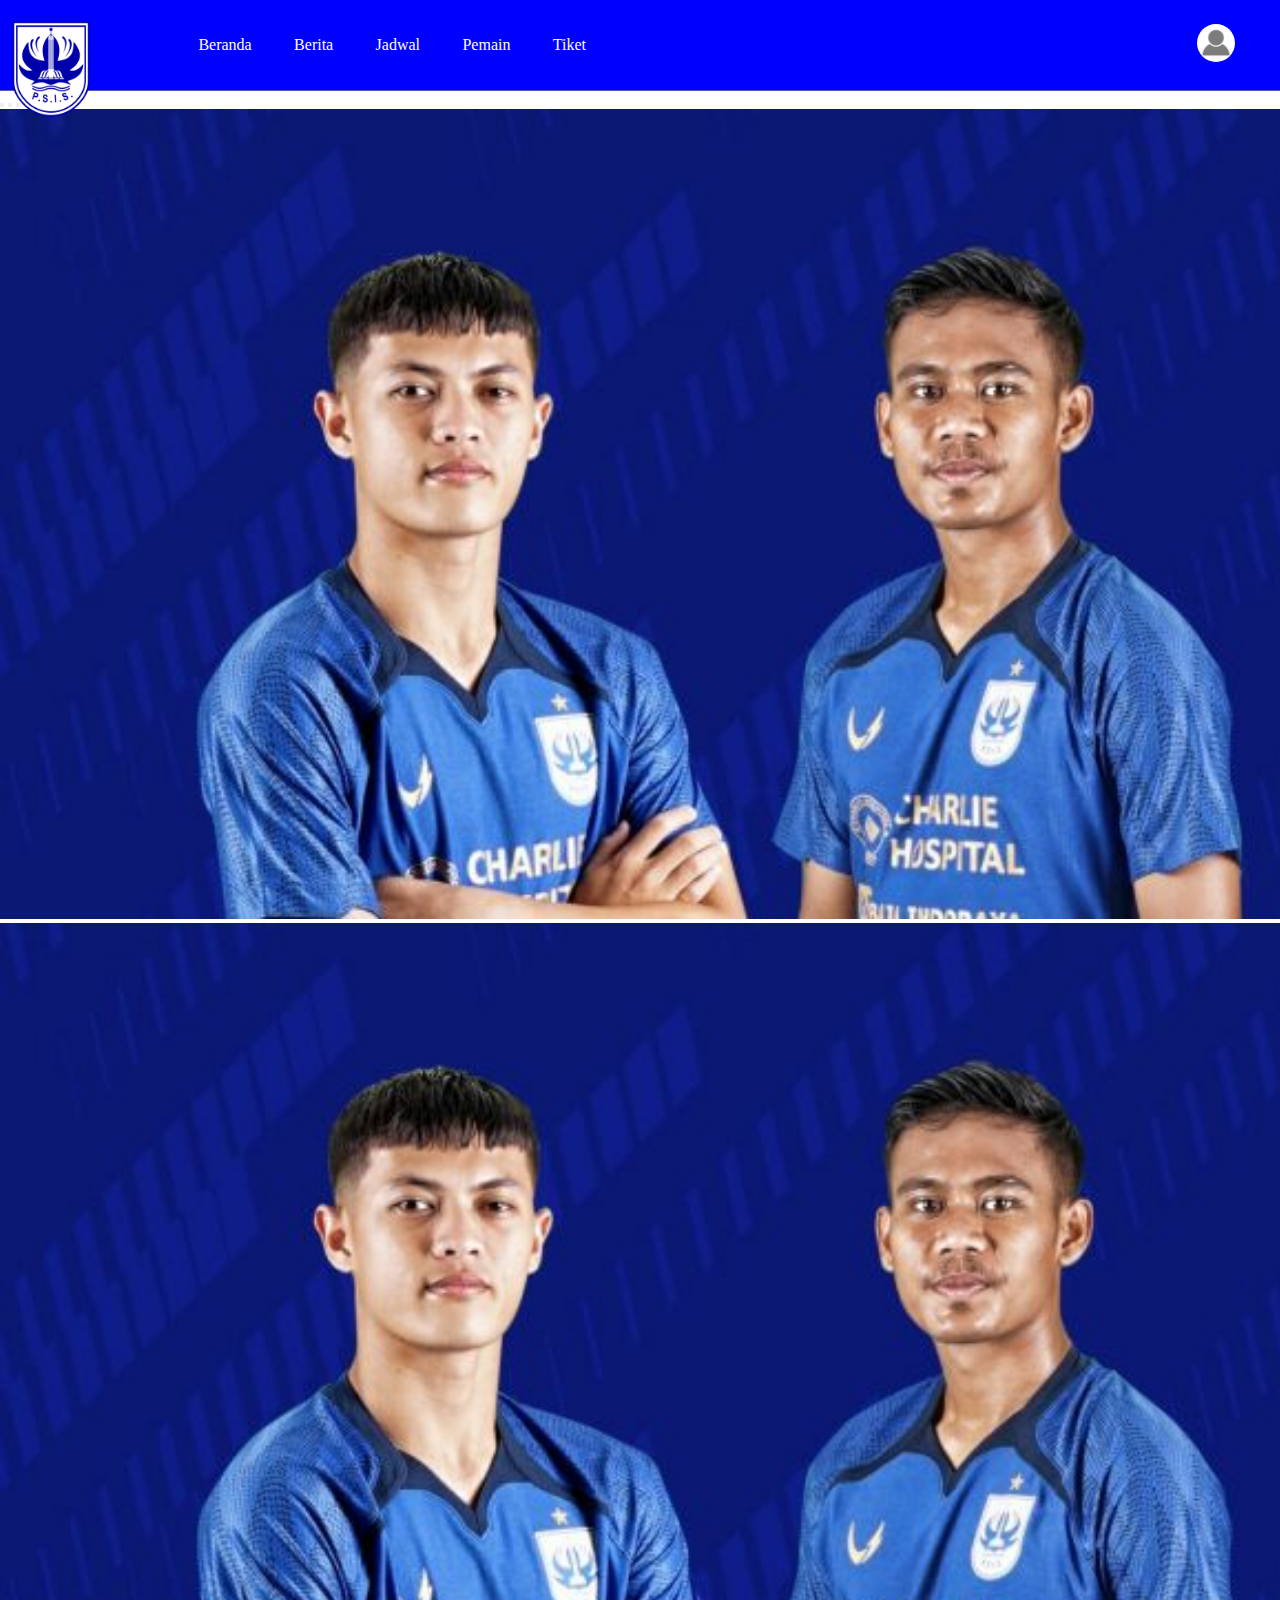
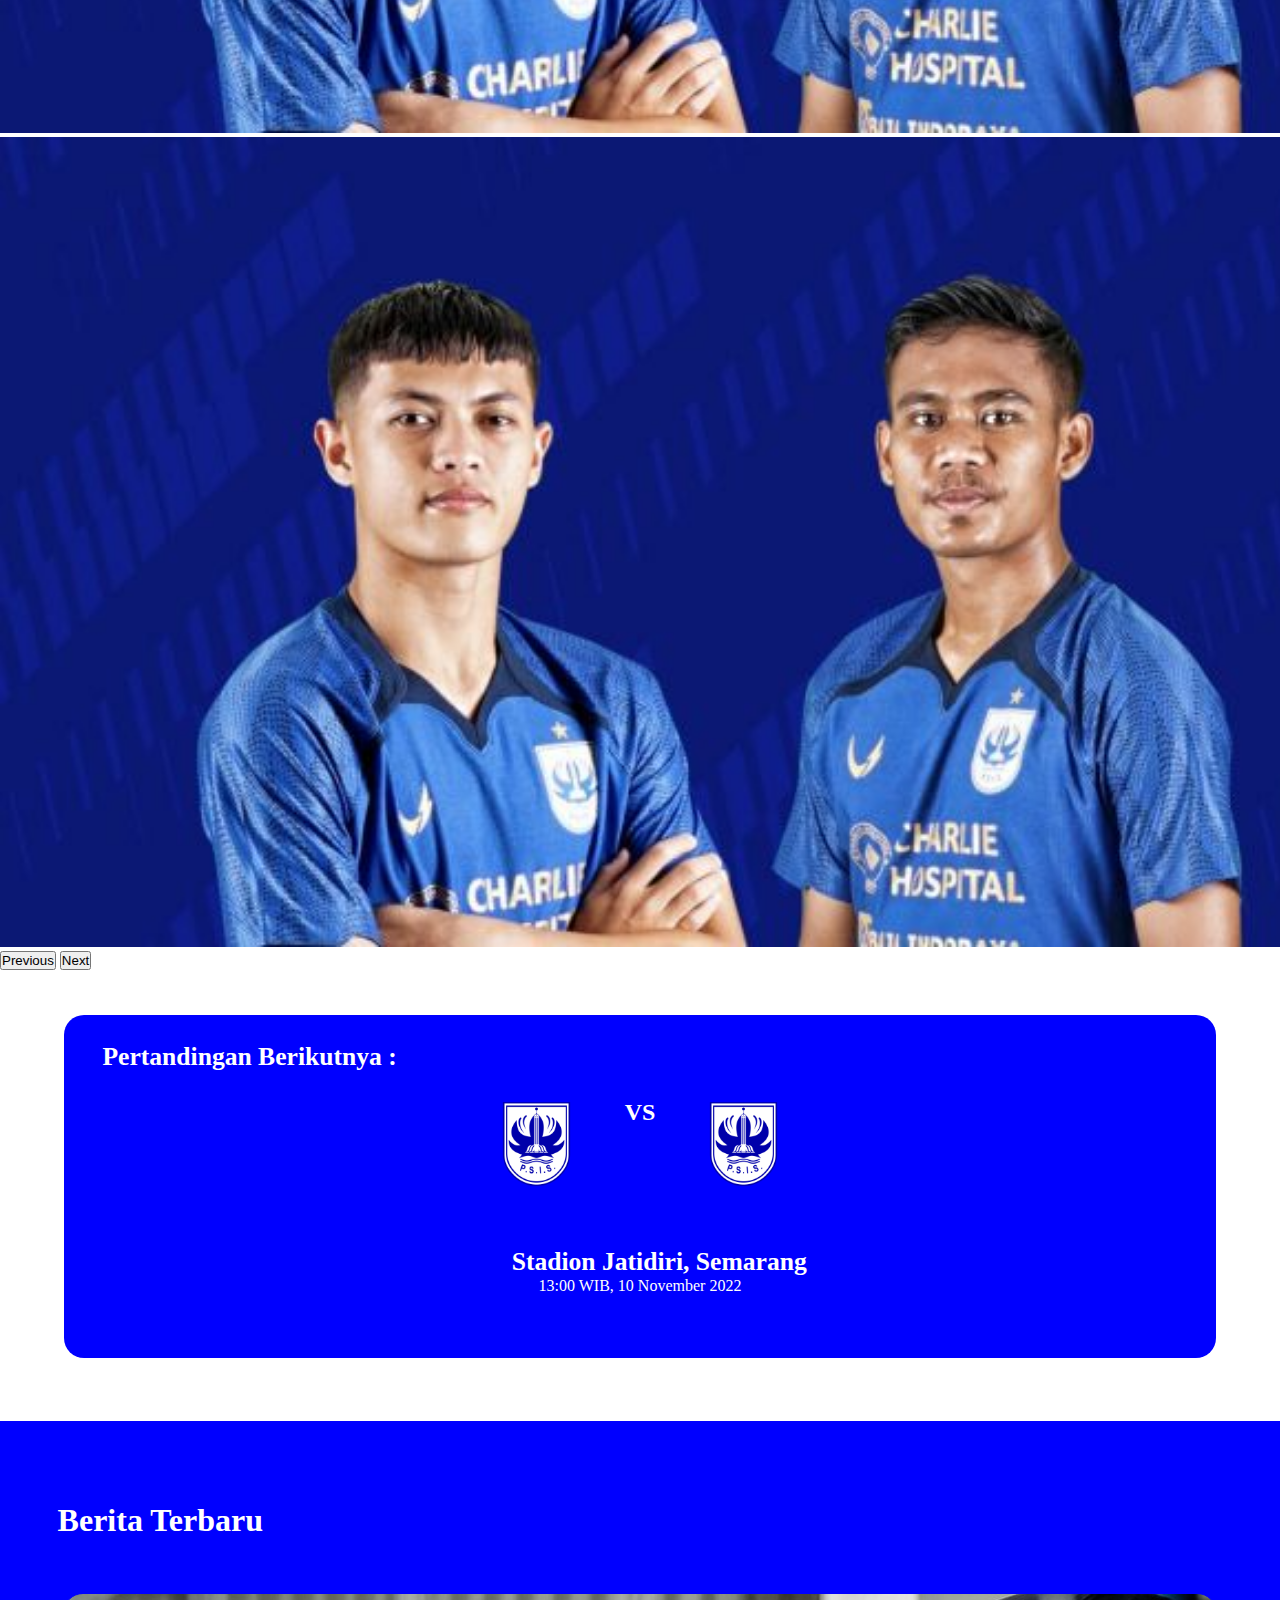
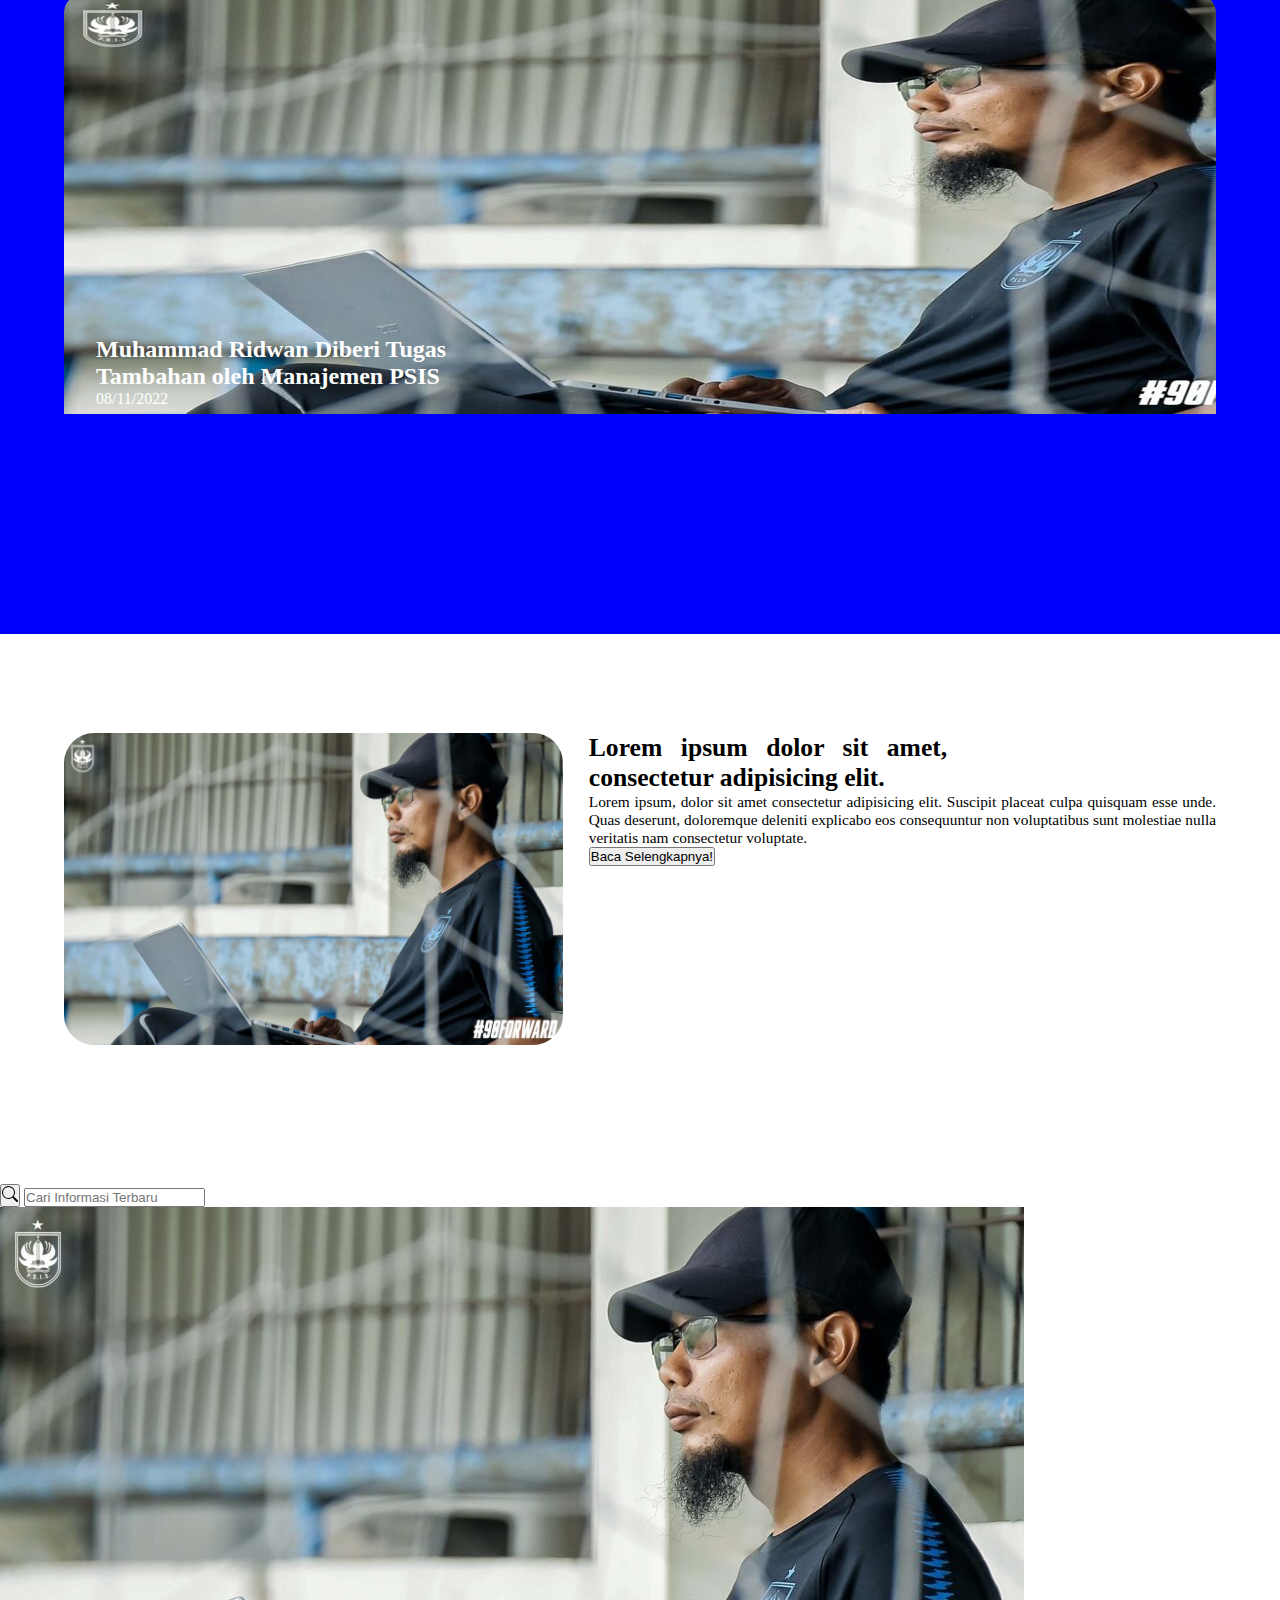
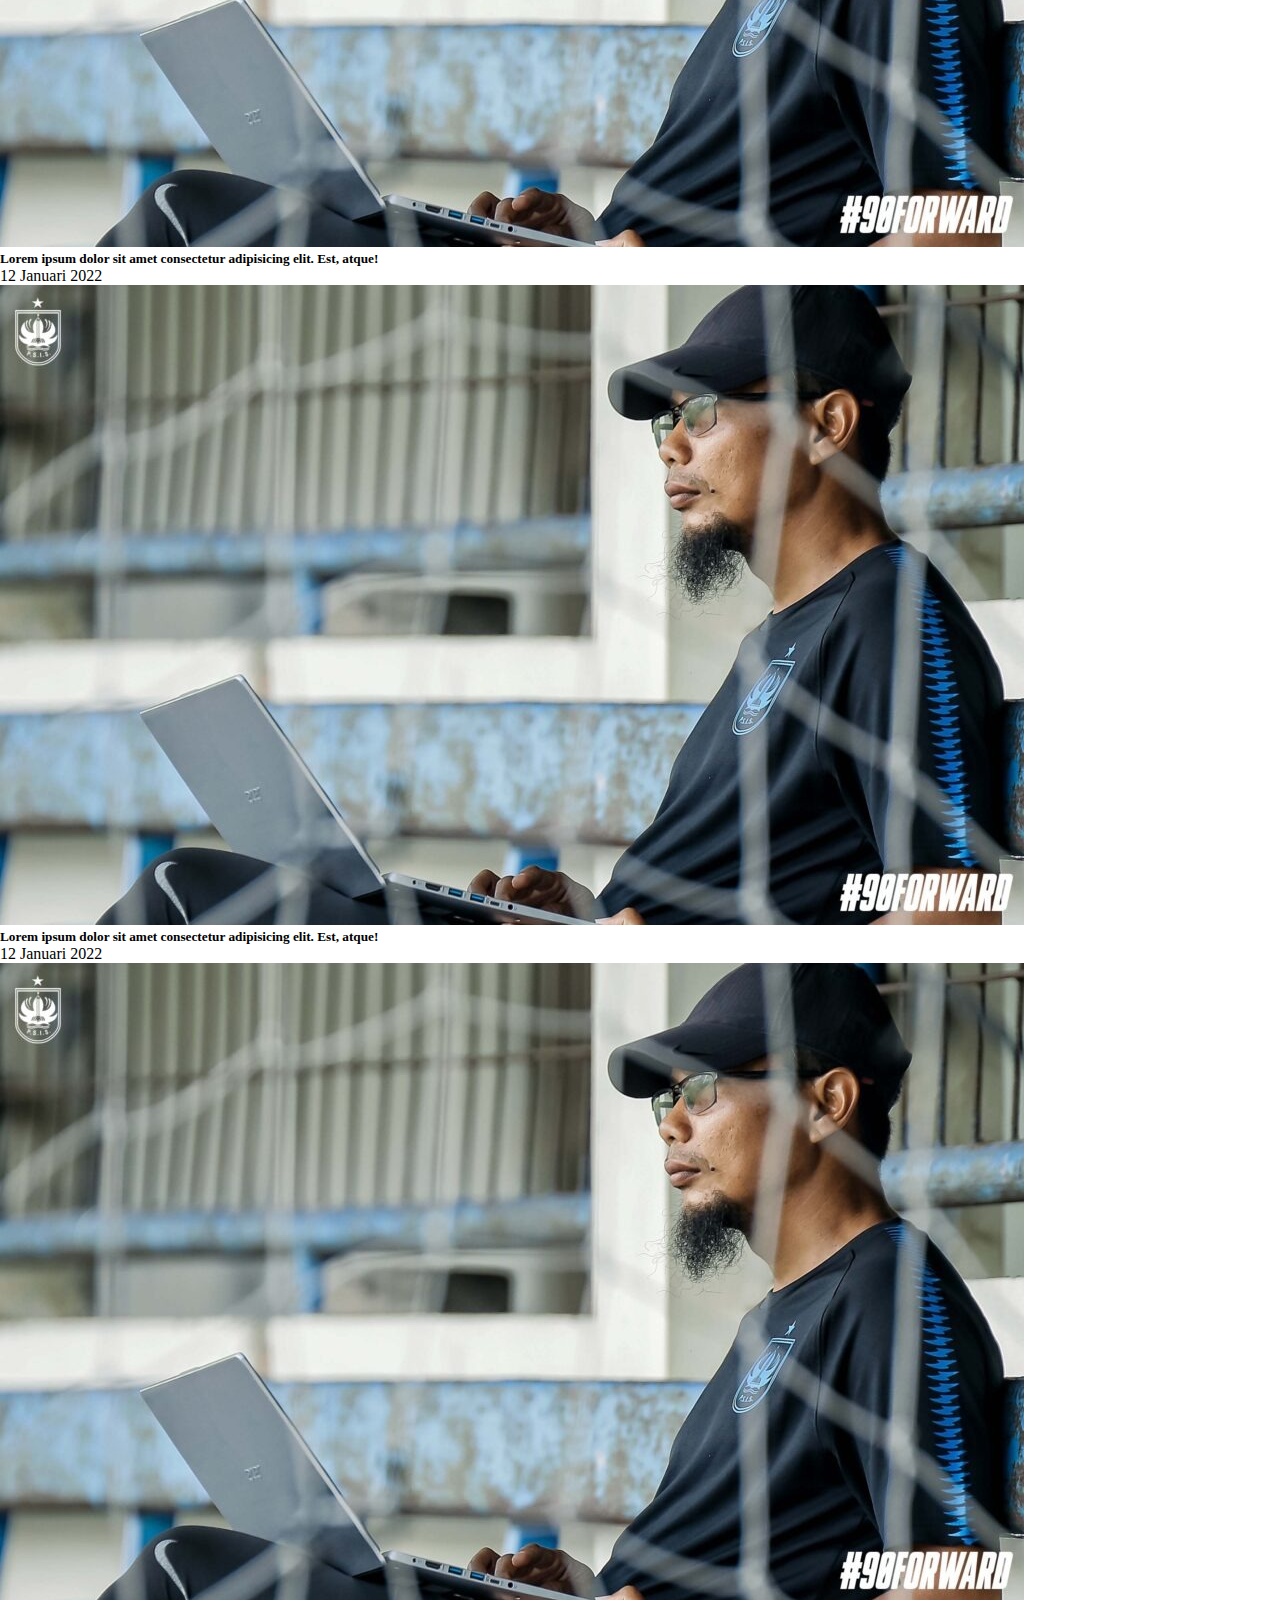
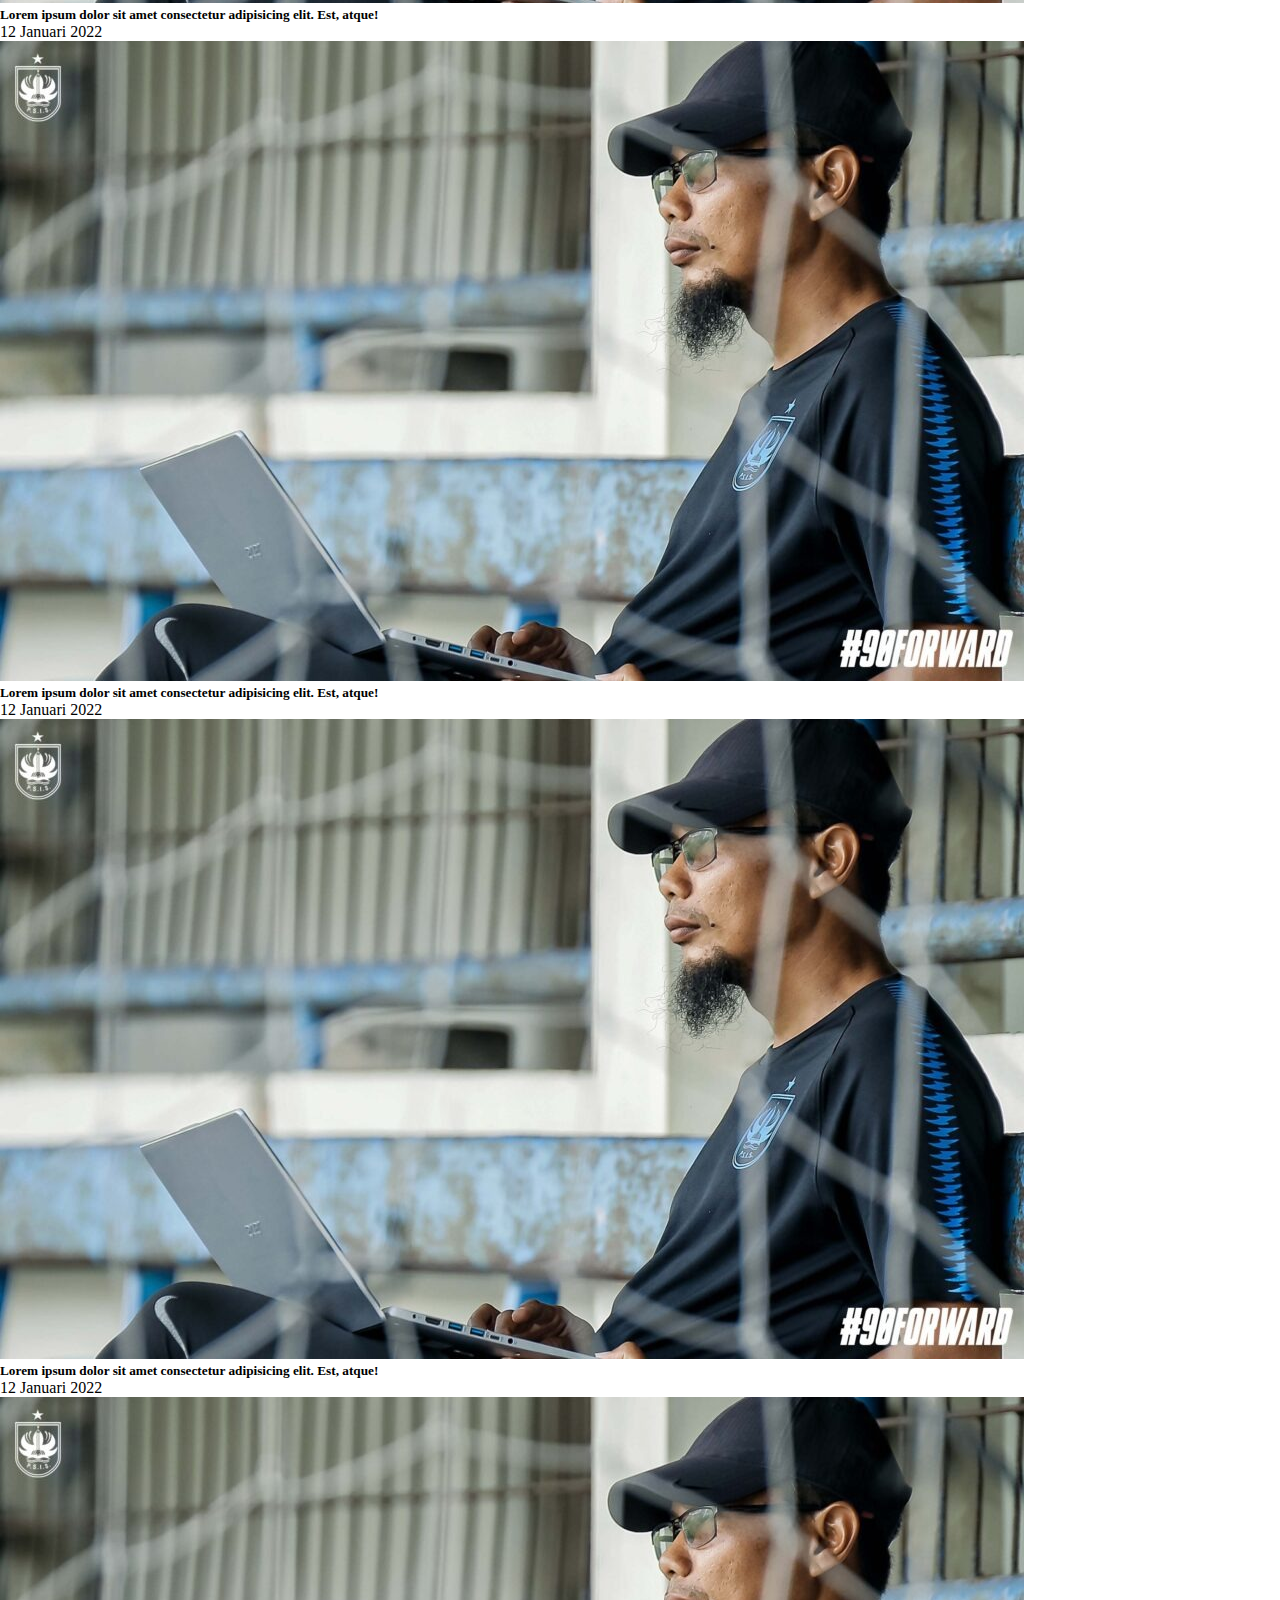
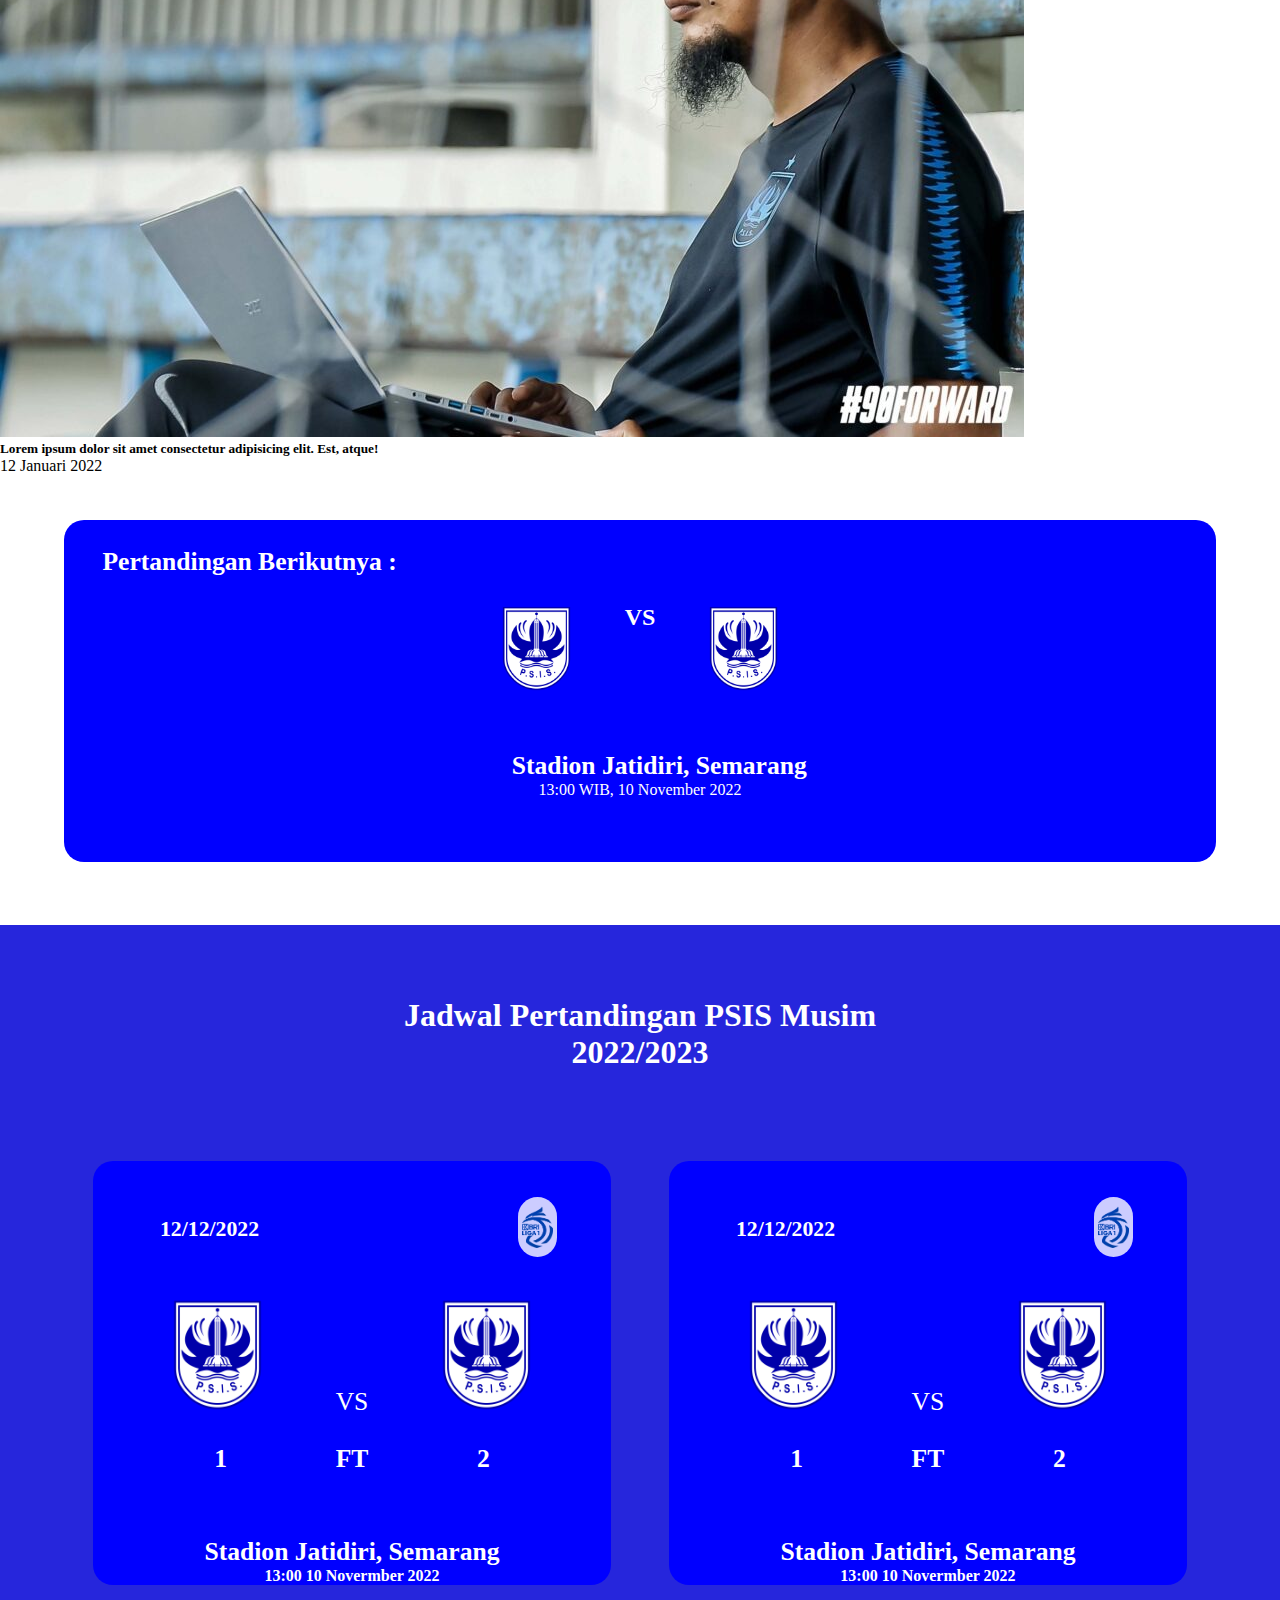
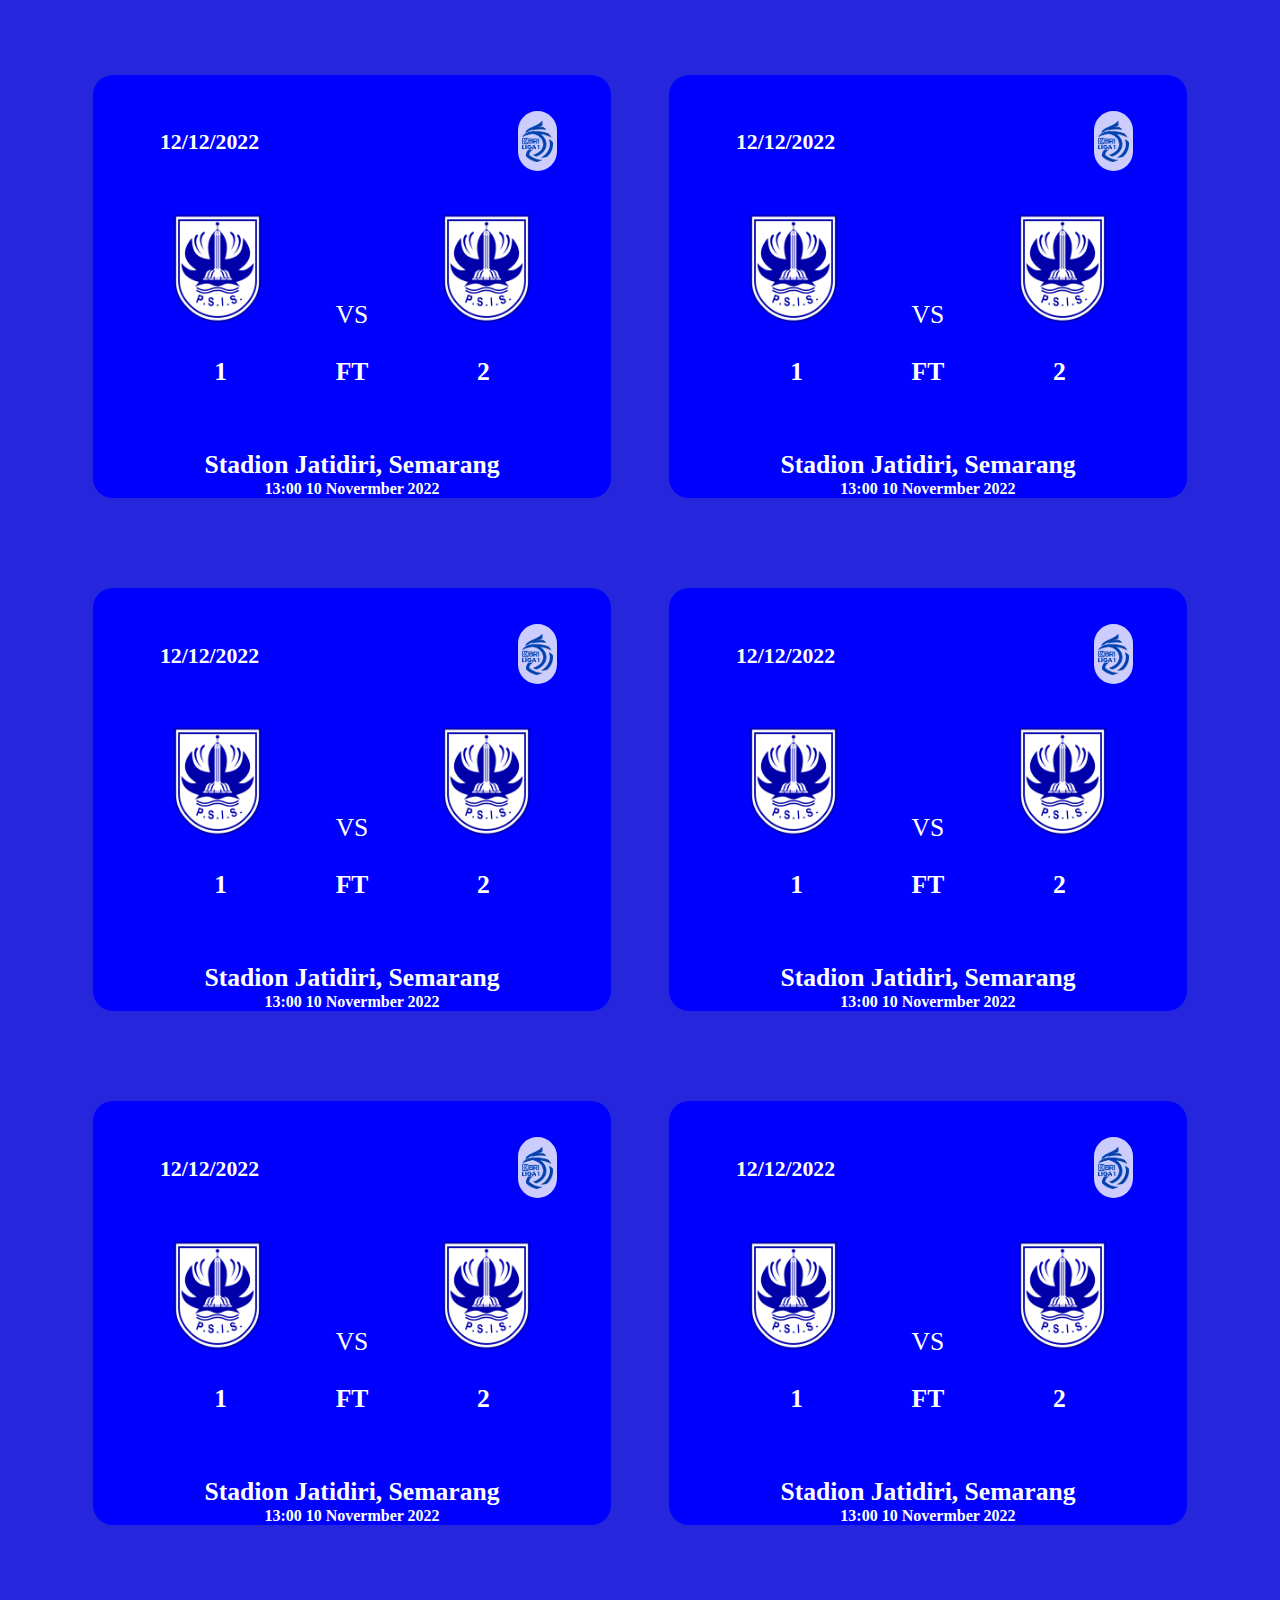
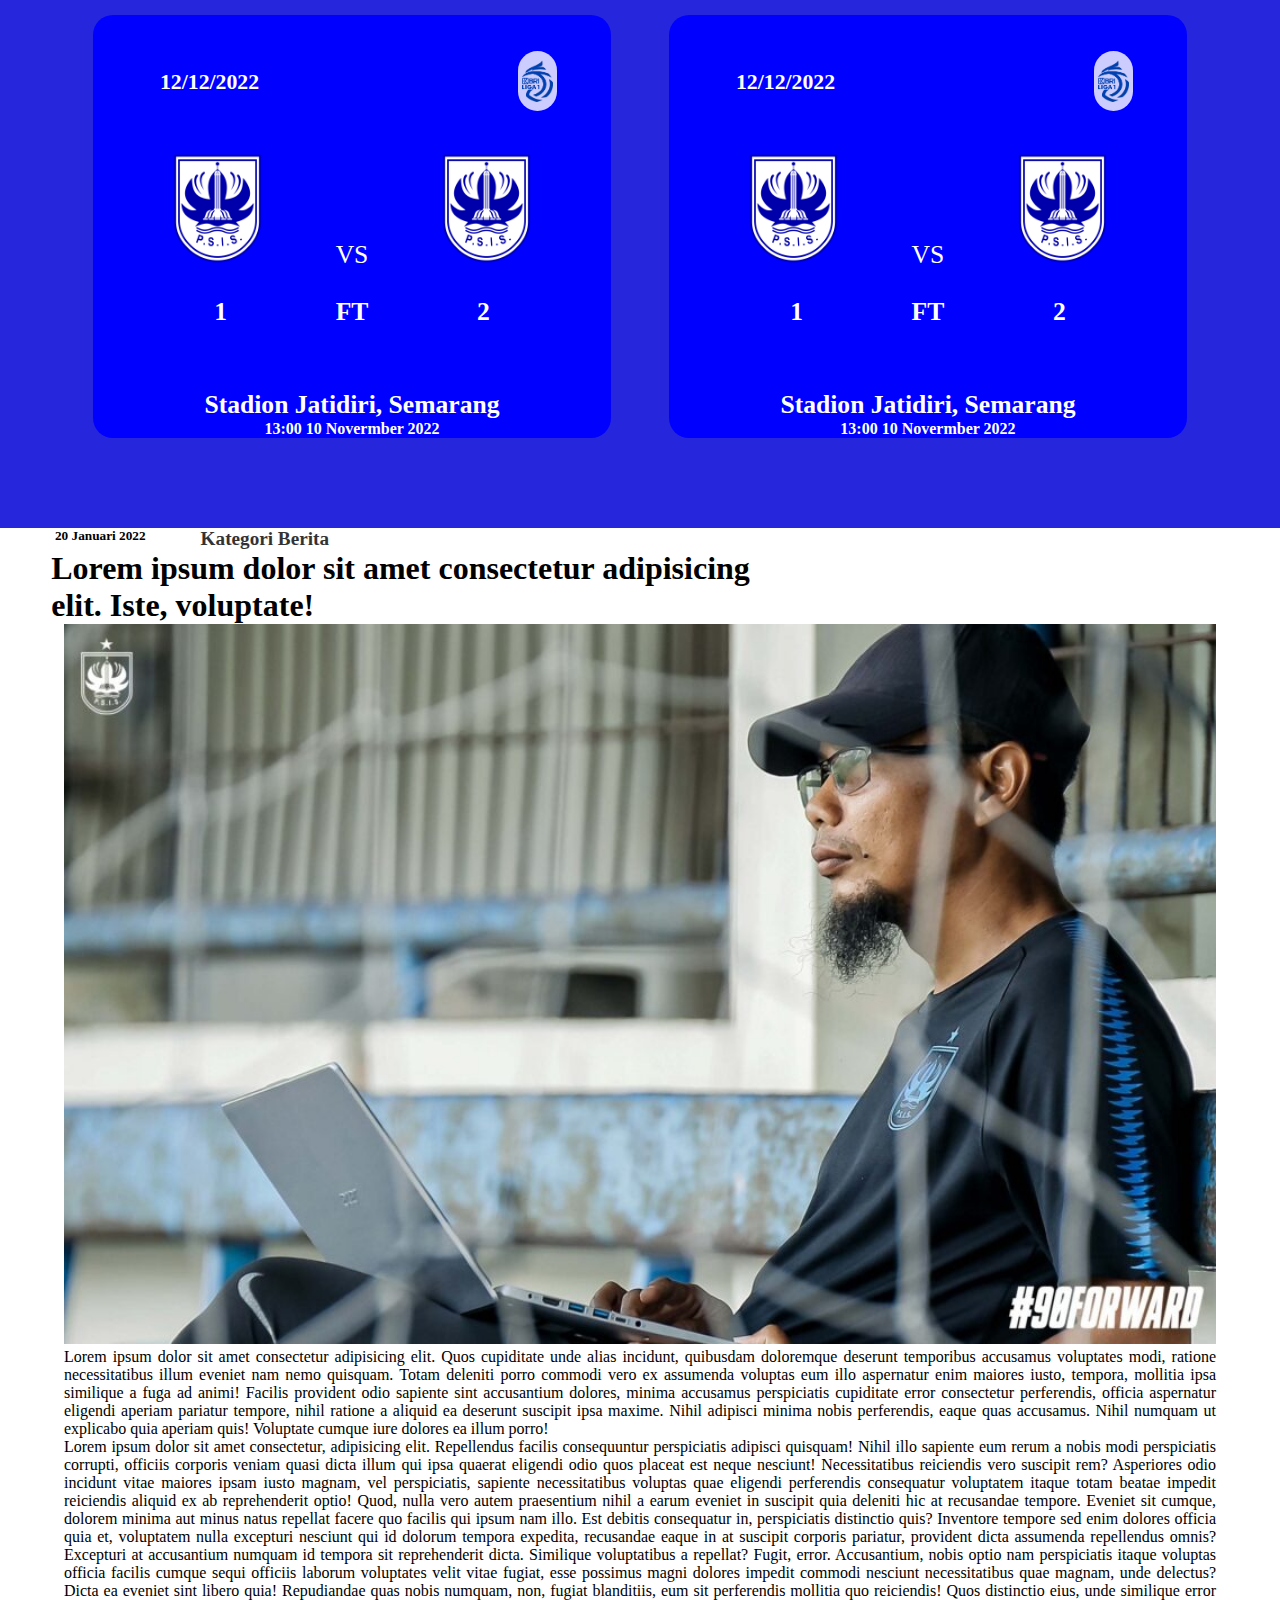
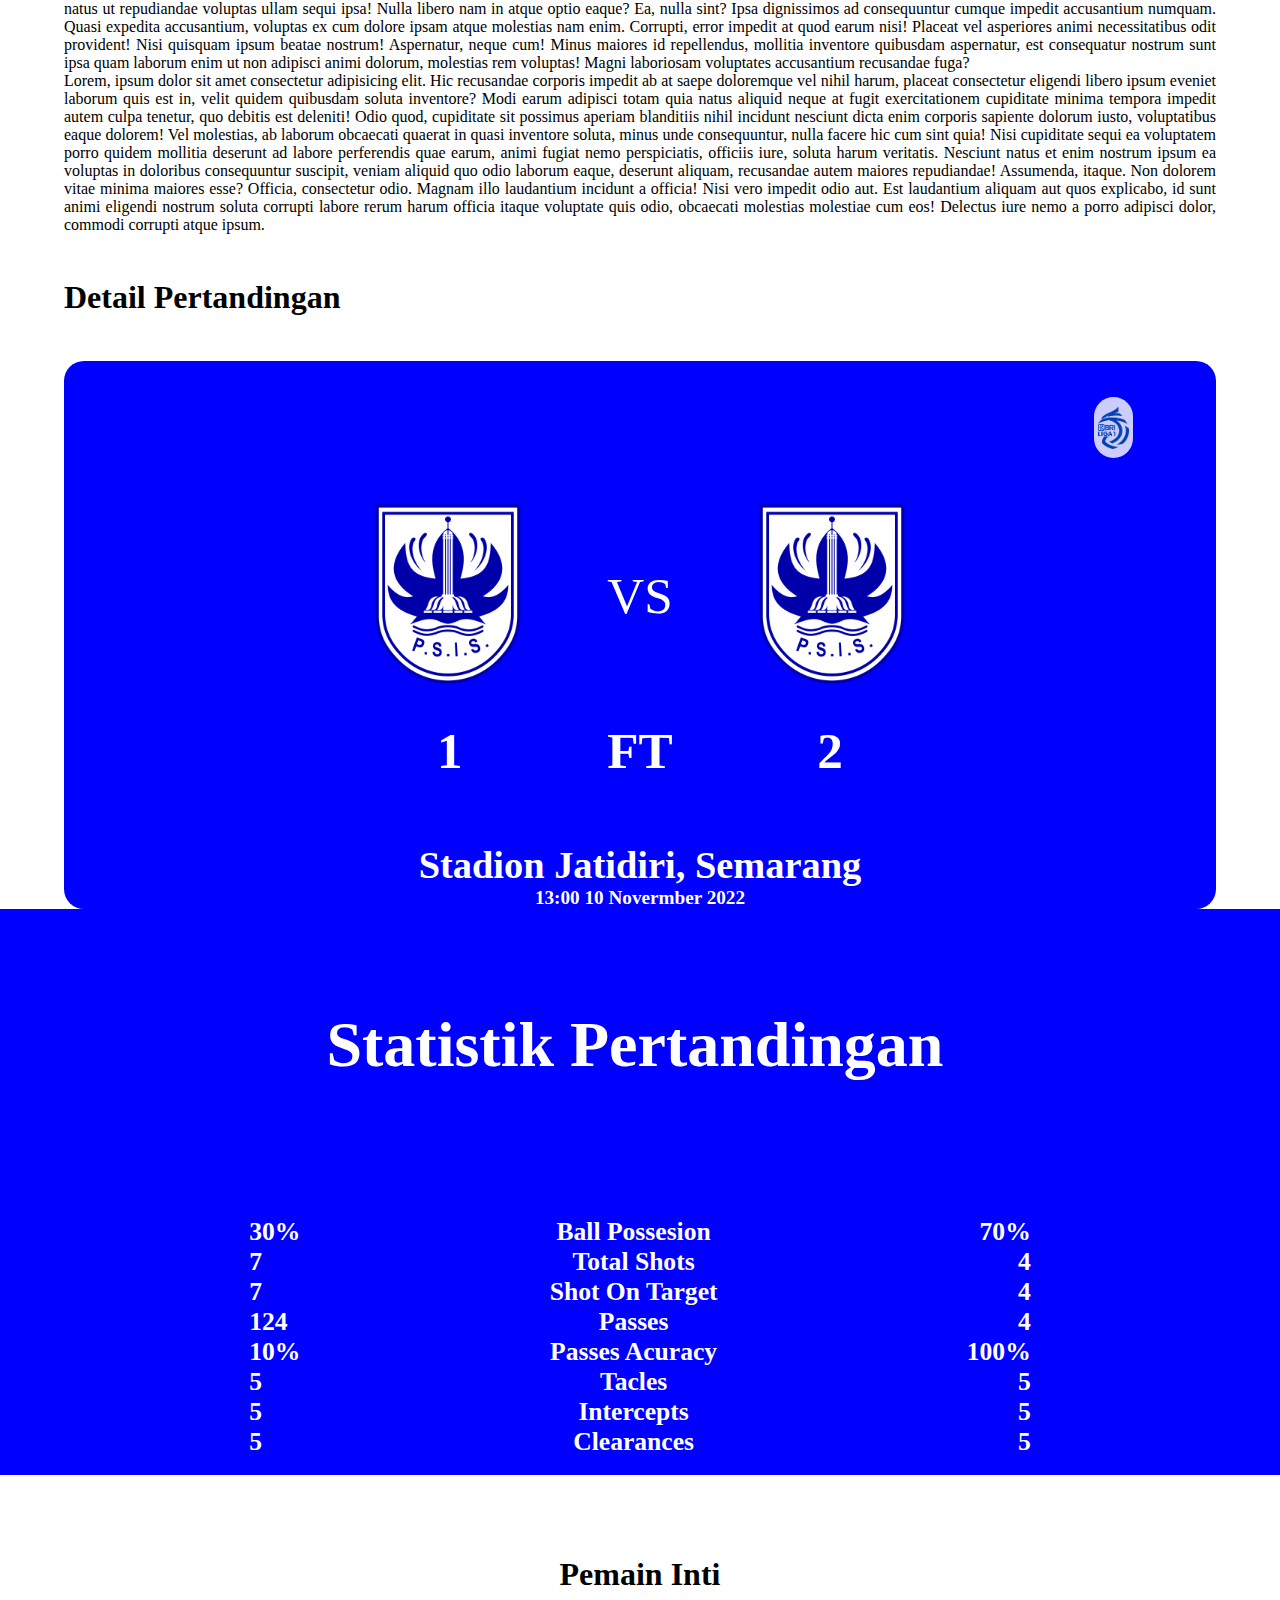
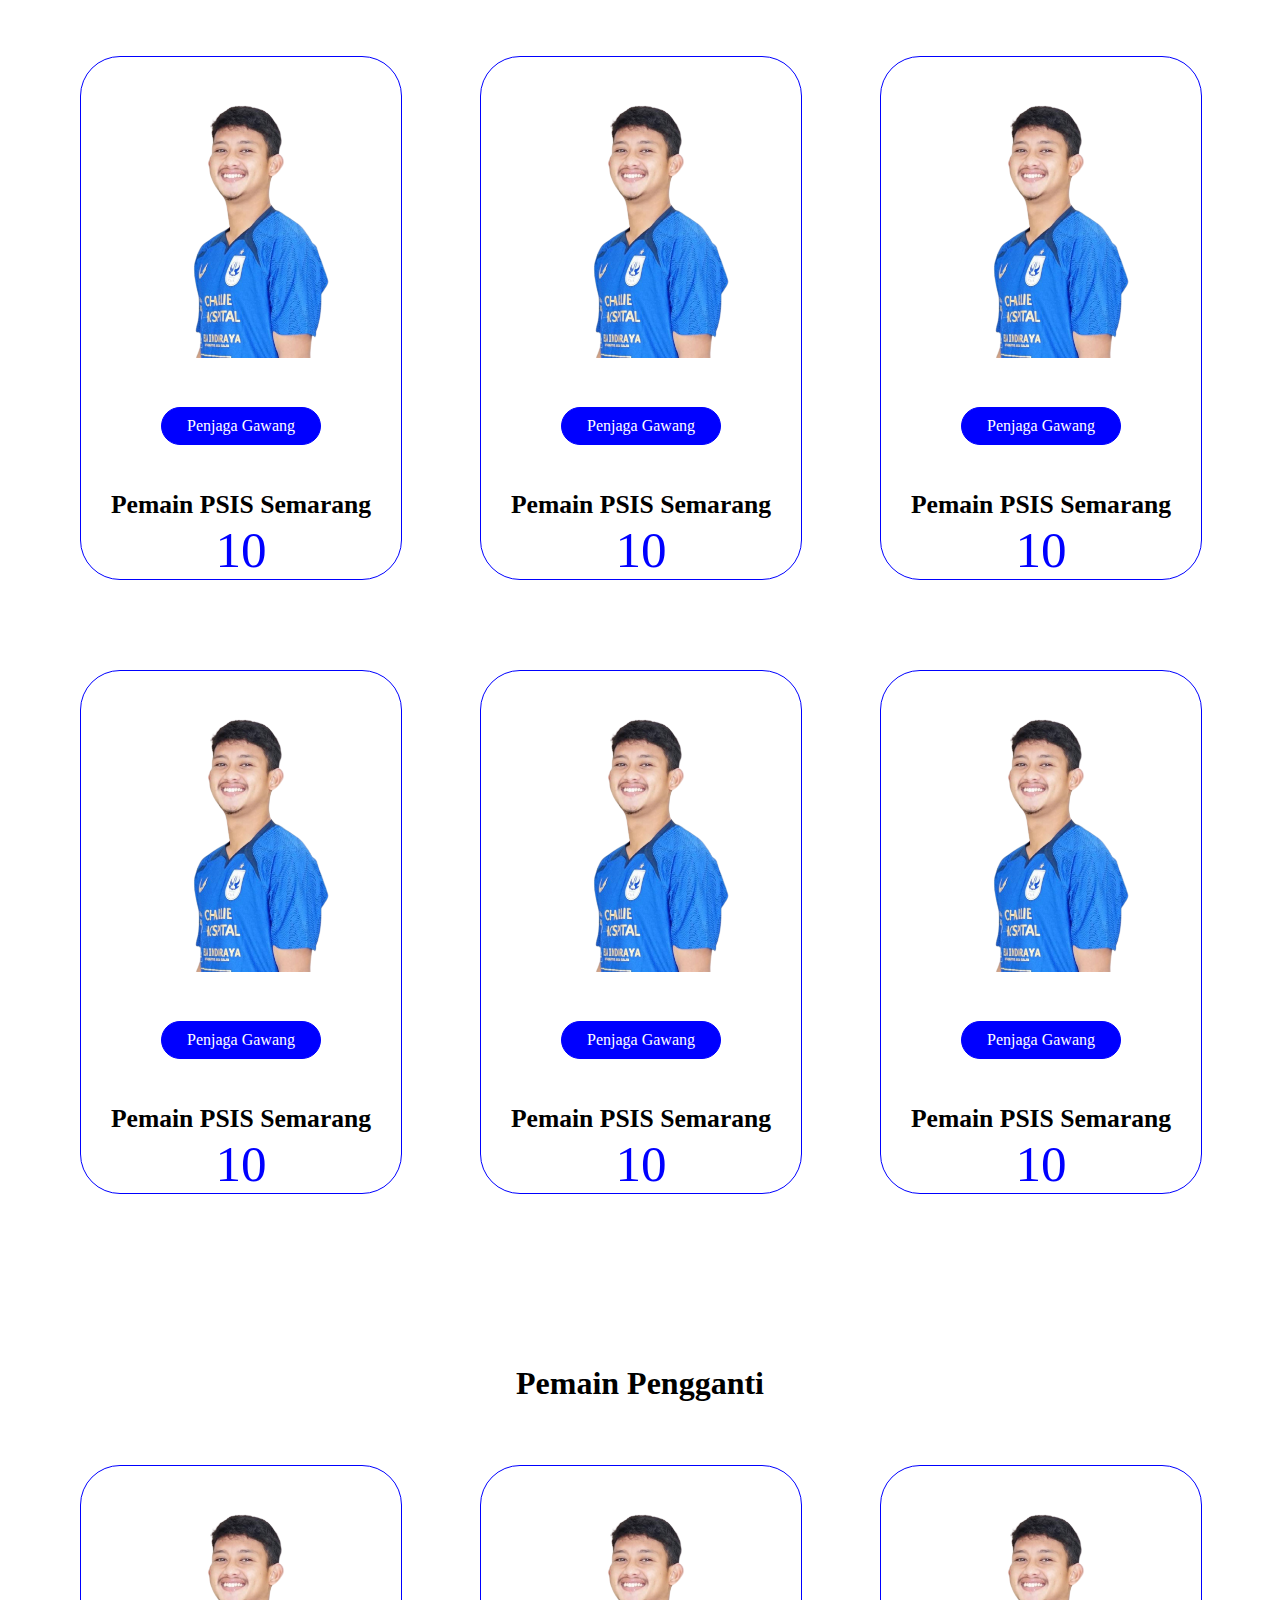
<file: index.html>
<!DOCTYPE html>
<html lang="en">
  <head>
    <meta charset="UTF-8" />
    <meta http-equiv="X-UA-Compatible" content="IE=edge" />
    <meta name="viewport" content="width=device-width, initial-scale=1.0" />
    <title>PSIS Semarang</title>
    <link href="https://cdn.jsdelivr.net/npm/bootstrap@5.0.2/dist/css/bootstrap.min.css" rel="stylesheet" integrity="sha384-EVSTQN3/azprG1Anm3QDgpJLIm9Nao0Yz1ztcQTwFspd3yD65VohhpuuCOmLASjC" crossorigin="anonymous" />
    <link rel="stylesheet" href="style.css" />
  </head>

  <body>
    <div class="logo1">
      <img src="PSIS Semarang.png" alt="" />
    </div>
    <div class="navbar">
      <div class="nav-list">
        <ul>
          <li><a href="#">Beranda</a></li>
          <li><a href="#">Berita</a></li>
          <li><a href="#">Jadwal</a></li>
          <li><a href="#">Pemain</a></li>
          <li><a href="#">Tiket</a></li>
        </ul>
        <div class="profile">
          <a href="#"><img src="profile.png" alt="" /></a>
        </div>
      </div>
    </div>

    <div id="carouselExampleIndicators" class="carousel slide" data-bs-ride="carousel">
      <div class="carousel-indicators">
        <button type="button" data-bs-target="#carouselExampleIndicators" data-bs-slide-to="0" class="active" aria-current="true" aria-label="Slide 1"></button>
        <button type="button" data-bs-target="#carouselExampleIndicators" data-bs-slide-to="1" aria-label="Slide 2"></button>
        <button type="button" data-bs-target="#carouselExampleIndicators" data-bs-slide-to="2" aria-label="Slide 3"></button>
      </div>
      <div class="carousel-inner">
        <div class="carousel-item active">
          <img src="73199-dua-pemain-psis.jpg" class="d-block w-100" alt="..." />
        </div>
        <div class="carousel-item">
          <img src="73199-dua-pemain-psis.jpg" class="d-block w-100" alt="..." />
        </div>
        <div class="carousel-item">
          <img src="73199-dua-pemain-psis.jpg" class="d-block w-100" alt="..." />
        </div>
      </div>
      <button class="carousel-control-prev" type="button" data-bs-target="#carouselExampleIndicators" data-bs-slide="prev">
        <span class="carousel-control-prev-icon" aria-hidden="true"></span>
        <span class="visually-hidden">Previous</span>
      </button>
      <button class="carousel-control-next" type="button" data-bs-target="#carouselExampleIndicators" data-bs-slide="next">
        <span class="carousel-control-next-icon" aria-hidden="true"></span>
        <span class="visually-hidden">Next</span>
      </button>
    </div>

    <div class="match">
      <h1>Pertandingan Berikutnya :</h1>
      <div class="team">
        <div class="team-satu"><img src="PSIS Semarang.png" alt="" /></div>
        <h2>VS</h2>
        <div class="team-dua"><img src="PSIS Semarang.png" alt="" /></div>
      </div>
      <div class="mt">
        <h1>Stadion Jatidiri, Semarang</h1>
        <p>13:00 WIB, 10 November 2022</p>
      </div>
    </div>

    <div class="berita">
      <div id="title"><h1>Berita Terbaru</h1></div>
      <div class="berita-terbaru">
        <h2>Muhammad Ridwan Diberi Tugas Tambahan oleh Manajemen PSIS</h2>
        <p>08/11/2022</p>
      </div>
    </div>

    <!-- BAGIAN 2 -->

    <div class="bgatas">
      <div class="gbr-kiri">
        <img src="header-coach-ridwan-1024x640.jpg" alt="" />
      </div>
      <div class="text-atas">
        <h1>Lorem ipsum dolor sit amet, consectetur adipisicing elit.</h1>
        <p>
          Lorem ipsum, dolor sit amet consectetur adipisicing elit. Suscipit placeat culpa quisquam esse unde. Quas deserunt, doloremque deleniti explicabo eos consequuntur non voluptatibus sunt molestiae nulla veritatis nam consectetur
          voluptate.
        </p>
        <div class="baca">
          <button type="button" class="btn btn-primary">Baca Selengkapnya!</button>
        </div>
      </div>
    </div>

    <div class="input-group mb-3 w-75 mx-auto">
      <button class="btn btn-outline-secondary" type="button" id="button-addon1"><img src="search.svg" alt="" /></button>
      <input type="text" class="form-control" placeholder="Cari Informasi Terbaru" aria-label="Example text with button addon" aria-describedby="button-addon1" />
    </div>

    <div class="row row-cols-1 row-cols-md-2 g-4 w-75 mx-auto">
      <div class="col">
        <div class="card">
          <img src="header-coach-ridwan-1024x640.jpg" class="card-img-top" alt="..." />
          <div class="card-body">
            <h5 class="card-title">Lorem ipsum dolor sit amet consectetur adipisicing elit. Est, atque!</h5>
            <p class="card-text">12 Januari 2022</p>
          </div>
        </div>
      </div>
      <div class="col">
        <div class="card">
          <img src="header-coach-ridwan-1024x640.jpg" class="card-img-top" alt="..." />
          <div class="card-body">
            <h5 class="card-title">Lorem ipsum dolor sit amet consectetur adipisicing elit. Est, atque!</h5>
            <p class="card-text">12 Januari 2022</p>
          </div>
        </div>
      </div>
      <div class="col">
        <div class="card">
          <img src="header-coach-ridwan-1024x640.jpg" class="card-img-top" alt="..." />
          <div class="card-body">
            <h5 class="card-title">Lorem ipsum dolor sit amet consectetur adipisicing elit. Est, atque!</h5>
            <p class="card-text">12 Januari 2022</p>
          </div>
        </div>
      </div>
      <div class="col">
        <div class="card">
          <img src="header-coach-ridwan-1024x640.jpg" class="card-img-top" alt="..." />
          <div class="card-body">
            <h5 class="card-title">Lorem ipsum dolor sit amet consectetur adipisicing elit. Est, atque!</h5>
            <p class="card-text">12 Januari 2022</p>
          </div>
        </div>
      </div>
      <div class="col">
        <div class="card">
          <img src="header-coach-ridwan-1024x640.jpg" class="card-img-top" alt="..." />
          <div class="card-body">
            <h5 class="card-title">Lorem ipsum dolor sit amet consectetur adipisicing elit. Est, atque!</h5>
            <p class="card-text">12 Januari 2022</p>
          </div>
        </div>
      </div>
      <div class="col">
        <div class="card">
          <img src="header-coach-ridwan-1024x640.jpg" class="card-img-top" alt="..." />
          <div class="card-body">
            <h5 class="card-title">Lorem ipsum dolor sit amet consectetur adipisicing elit. Est, atque!</h5>
            <p class="card-text">12 Januari 2022</p>
          </div>
        </div>
      </div>
    </div>

    <!-- BAGIAN 3 -->

    <div class="match">
      <h1>Pertandingan Berikutnya :</h1>
      <div class="team">
        <div class="team-satu"><img src="PSIS Semarang.png" alt="" /></div>
        <h2>VS</h2>
        <div class="team-dua"><img src="PSIS Semarang.png" alt="" /></div>
      </div>
      <div class="mt">
        <h1>Stadion Jatidiri, Semarang</h1>
        <p>13:00 WIB, 10 November 2022</p>
      </div>
    </div>

    <div class="warna-cj">
      <div class="jadwal-semua">
        <div class="jadwal"><h1>Jadwal Pertandingan PSIS Musim 2022/2023</h1></div>
      </div>

      <div class="container-jadwal">
        <div class="jadwal1">
          <div class="tgl">
            <h6>12/12/2022</h6>
            <div id="gbr"><img src="BRI_Liga_1.svg.png" alt="" /></div>
          </div>
          <div class="tgh">
            <div class="team1">
              <img src="PSIS Semarang.png" alt="" />
            </div>
            <div id="vs">VS</div>
            <div class="team2"><img src="PSIS Semarang.png" alt="" /></div>
          </div>
          <div id="ft">
            <h1>1</h1>
            <h1>FT</h1>
            <h1>2</h1>
          </div>
          <div class="lokasi">
            <h1>Stadion Jatidiri, Semarang</h1>
            <p>13:00 10 Novermber 2022</p>
          </div>
        </div>
        <div class="jadwal2">
          <div class="tgl">
            <h6>12/12/2022</h6>
            <div id="gbr"><img src="BRI_Liga_1.svg.png" alt="" /></div>
          </div>
          <div class="tgh">
            <div class="team1">
              <img src="PSIS Semarang.png" alt="" />
            </div>
            <div id="vs">VS</div>
            <div class="team2"><img src="PSIS Semarang.png" alt="" /></div>
          </div>
          <div id="ft">
            <h1>1</h1>
            <h1>FT</h1>
            <h1>2</h1>
          </div>
          <div class="lokasi">
            <h1>Stadion Jatidiri, Semarang</h1>
            <p>13:00 10 Novermber 2022</p>
          </div>
        </div>
      </div>
      <div class="container-jadwal">
        <div class="jadwal1">
          <div class="tgl">
            <h6>12/12/2022</h6>
            <div id="gbr"><img src="BRI_Liga_1.svg.png" alt="" /></div>
          </div>
          <div class="tgh">
            <div class="team1">
              <img src="PSIS Semarang.png" alt="" />
            </div>
            <div id="vs">VS</div>
            <div class="team2"><img src="PSIS Semarang.png" alt="" /></div>
          </div>
          <div id="ft">
            <h1>1</h1>
            <h1>FT</h1>
            <h1>2</h1>
          </div>
          <div class="lokasi">
            <h1>Stadion Jatidiri, Semarang</h1>
            <p>13:00 10 Novermber 2022</p>
          </div>
        </div>
        <div class="jadwal2">
          <div class="tgl">
            <h6>12/12/2022</h6>
            <div id="gbr"><img src="BRI_Liga_1.svg.png" alt="" /></div>
          </div>
          <div class="tgh">
            <div class="team1">
              <img src="PSIS Semarang.png" alt="" />
            </div>
            <div id="vs">VS</div>
            <div class="team2"><img src="PSIS Semarang.png" alt="" /></div>
          </div>
          <div id="ft">
            <h1>1</h1>
            <h1>FT</h1>
            <h1>2</h1>
          </div>
          <div class="lokasi">
            <h1>Stadion Jatidiri, Semarang</h1>
            <p>13:00 10 Novermber 2022</p>
          </div>
        </div>
      </div>
      <div class="container-jadwal">
        <div class="jadwal1">
          <div class="tgl">
            <h6>12/12/2022</h6>
            <div id="gbr"><img src="BRI_Liga_1.svg.png" alt="" /></div>
          </div>
          <div class="tgh">
            <div class="team1">
              <img src="PSIS Semarang.png" alt="" />
            </div>
            <div id="vs">VS</div>
            <div class="team2"><img src="PSIS Semarang.png" alt="" /></div>
          </div>
          <div id="ft">
            <h1>1</h1>
            <h1>FT</h1>
            <h1>2</h1>
          </div>
          <div class="lokasi">
            <h1>Stadion Jatidiri, Semarang</h1>
            <p>13:00 10 Novermber 2022</p>
          </div>
        </div>
        <div class="jadwal2">
          <div class="tgl">
            <h6>12/12/2022</h6>
            <div id="gbr"><img src="BRI_Liga_1.svg.png" alt="" /></div>
          </div>
          <div class="tgh">
            <div class="team1">
              <img src="PSIS Semarang.png" alt="" />
            </div>
            <div id="vs">VS</div>
            <div class="team2"><img src="PSIS Semarang.png" alt="" /></div>
          </div>
          <div id="ft">
            <h1>1</h1>
            <h1>FT</h1>
            <h1>2</h1>
          </div>
          <div class="lokasi">
            <h1>Stadion Jatidiri, Semarang</h1>
            <p>13:00 10 Novermber 2022</p>
          </div>
        </div>
      </div>
      <div class="container-jadwal">
        <div class="jadwal1">
          <div class="tgl">
            <h6>12/12/2022</h6>
            <div id="gbr"><img src="BRI_Liga_1.svg.png" alt="" /></div>
          </div>
          <div class="tgh">
            <div class="team1">
              <img src="PSIS Semarang.png" alt="" />
            </div>
            <div id="vs">VS</div>
            <div class="team2"><img src="PSIS Semarang.png" alt="" /></div>
          </div>
          <div id="ft">
            <h1>1</h1>
            <h1>FT</h1>
            <h1>2</h1>
          </div>
          <div class="lokasi">
            <h1>Stadion Jatidiri, Semarang</h1>
            <p>13:00 10 Novermber 2022</p>
          </div>
        </div>
        <div class="jadwal2">
          <div class="tgl">
            <h6>12/12/2022</h6>
            <div id="gbr"><img src="BRI_Liga_1.svg.png" alt="" /></div>
          </div>
          <div class="tgh">
            <div class="team1">
              <img src="PSIS Semarang.png" alt="" />
            </div>
            <div id="vs">VS</div>
            <div class="team2"><img src="PSIS Semarang.png" alt="" /></div>
          </div>
          <div id="ft">
            <h1>1</h1>
            <h1>FT</h1>
            <h1>2</h1>
          </div>
          <div class="lokasi">
            <h1>Stadion Jatidiri, Semarang</h1>
            <p>13:00 10 Novermber 2022</p>
          </div>
        </div>
      </div>

      <div class="container-jadwal">
        <div class="jadwal1">
          <div class="tgl">
            <h6>12/12/2022</h6>
            <div id="gbr"><img src="BRI_Liga_1.svg.png" alt="" /></div>
          </div>
          <div class="tgh">
            <div class="team1">
              <img src="PSIS Semarang.png" alt="" />
            </div>
            <div id="vs">VS</div>
            <div class="team2"><img src="PSIS Semarang.png" alt="" /></div>
          </div>
          <div id="ft">
            <h1>1</h1>
            <h1>FT</h1>
            <h1>2</h1>
          </div>
          <div class="lokasi">
            <h1>Stadion Jatidiri, Semarang</h1>
            <p>13:00 10 Novermber 2022</p>
          </div>
        </div>
        <div class="jadwal2">
          <div class="tgl">
            <h6>12/12/2022</h6>
            <div id="gbr"><img src="BRI_Liga_1.svg.png" alt="" /></div>
          </div>
          <div class="tgh">
            <div class="team1">
              <img src="PSIS Semarang.png" alt="" />
            </div>
            <div id="vs">VS</div>
            <div class="team2"><img src="PSIS Semarang.png" alt="" /></div>
          </div>
          <div id="ft">
            <h1>1</h1>
            <h1>FT</h1>
            <h1>2</h1>
          </div>
          <div class="lokasi">
            <h1>Stadion Jatidiri, Semarang</h1>
            <p>13:00 10 Novermber 2022</p>
          </div>
        </div>
      </div>
    </div>

    <!-- BAGIAN 4 -->

    <div class="bg4-judul">
      <div class="judul1">
        <h5>20 Januari 2022</h5>
        <h6>Kategori Berita</h6>
      </div>
      <div class="judul2">
        <h1>Lorem ipsum dolor sit amet consectetur adipisicing elit. Iste, voluptate!</h1>
      </div>
    </div>
    <div class="bg4-tengah">
      <div class="hero">
        <img src="header-coach-ridwan-1024x640.jpg" alt="" />
      </div>
      <div class="main-text">
        <p>
          Lorem ipsum dolor sit amet consectetur adipisicing elit. Quos cupiditate unde alias incidunt, quibusdam doloremque deserunt temporibus accusamus voluptates modi, ratione necessitatibus illum eveniet nam nemo quisquam. Totam
          deleniti porro commodi vero ex assumenda voluptas eum illo aspernatur enim maiores iusto, tempora, mollitia ipsa similique a fuga ad animi! Facilis provident odio sapiente sint accusantium dolores, minima accusamus perspiciatis
          cupiditate error consectetur perferendis, officia aspernatur eligendi aperiam pariatur tempore, nihil ratione a aliquid ea deserunt suscipit ipsa maxime. Nihil adipisci minima nobis perferendis, eaque quas accusamus. Nihil numquam
          ut explicabo quia aperiam quis! Voluptate cumque iure dolores ea illum porro!
        </p>
        <p>
          Lorem ipsum dolor sit amet consectetur, adipisicing elit. Repellendus facilis consequuntur perspiciatis adipisci quisquam! Nihil illo sapiente eum rerum a nobis modi perspiciatis corrupti, officiis corporis veniam quasi dicta
          illum qui ipsa quaerat eligendi odio quos placeat est neque nesciunt! Necessitatibus reiciendis vero suscipit rem? Asperiores odio incidunt vitae maiores ipsam iusto magnam, vel perspiciatis, sapiente necessitatibus voluptas quae
          eligendi perferendis consequatur voluptatem itaque totam beatae impedit reiciendis aliquid ex ab reprehenderit optio! Quod, nulla vero autem praesentium nihil a earum eveniet in suscipit quia deleniti hic at recusandae tempore.
          Eveniet sit cumque, dolorem minima aut minus natus repellat facere quo facilis qui ipsum nam illo. Est debitis consequatur in, perspiciatis distinctio quis? Inventore tempore sed enim dolores officia quia et, voluptatem nulla
          excepturi nesciunt qui id dolorum tempora expedita, recusandae eaque in at suscipit corporis pariatur, provident dicta assumenda repellendus omnis? Excepturi at accusantium numquam id tempora sit reprehenderit dicta. Similique
          voluptatibus a repellat? Fugit, error. Accusantium, nobis optio nam perspiciatis itaque voluptas officia facilis cumque sequi officiis laborum voluptates velit vitae fugiat, esse possimus magni dolores impedit commodi nesciunt
          necessitatibus quae magnam, unde delectus? Dicta ea eveniet sint libero quia! Repudiandae quas nobis numquam, non, fugiat blanditiis, eum sit perferendis mollitia quo reiciendis! Quos distinctio eius, unde similique error natus ut
          repudiandae voluptas ullam sequi ipsa! Nulla libero nam in atque optio eaque? Ea, nulla sint? Ipsa dignissimos ad consequuntur cumque impedit accusantium numquam. Quasi expedita accusantium, voluptas ex cum dolore ipsam atque
          molestias nam enim. Corrupti, error impedit at quod earum nisi! Placeat vel asperiores animi necessitatibus odit provident! Nisi quisquam ipsum beatae nostrum! Aspernatur, neque cum! Minus maiores id repellendus, mollitia
          inventore quibusdam aspernatur, est consequatur nostrum sunt ipsa quam laborum enim ut non adipisci animi dolorum, molestias rem voluptas! Magni laboriosam voluptates accusantium recusandae fuga?
        </p>
        <p>
          Lorem, ipsum dolor sit amet consectetur adipisicing elit. Hic recusandae corporis impedit ab at saepe doloremque vel nihil harum, placeat consectetur eligendi libero ipsum eveniet laborum quis est in, velit quidem quibusdam soluta
          inventore? Modi earum adipisci totam quia natus aliquid neque at fugit exercitationem cupiditate minima tempora impedit autem culpa tenetur, quo debitis est deleniti! Odio quod, cupiditate sit possimus aperiam blanditiis nihil
          incidunt nesciunt dicta enim corporis sapiente dolorum iusto, voluptatibus eaque dolorem! Vel molestias, ab laborum obcaecati quaerat in quasi inventore soluta, minus unde consequuntur, nulla facere hic cum sint quia! Nisi
          cupiditate sequi ea voluptatem porro quidem mollitia deserunt ad labore perferendis quae earum, animi fugiat nemo perspiciatis, officiis iure, soluta harum veritatis. Nesciunt natus et enim nostrum ipsum ea voluptas in doloribus
          consequuntur suscipit, veniam aliquid quo odio laborum eaque, deserunt aliquam, recusandae autem maiores repudiandae! Assumenda, itaque. Non dolorem vitae minima maiores esse? Officia, consectetur odio. Magnam illo laudantium
          incidunt a officia! Nisi vero impedit odio aut. Est laudantium aliquam aut quos explicabo, id sunt animi eligendi nostrum soluta corrupti labore rerum harum officia itaque voluptate quis odio, obcaecati molestias molestiae cum
          eos! Delectus iure nemo a porro adipisci dolor, commodi corrupti atque ipsum.
        </p>
      </div>
    </div>

    <!-- BAGIAN 5 -->

    <div class="bg5-judul">
      <h1>Detail Pertandingan</h1>
    </div>

    <div class="bg5-jadwal">
      <div class="bg5-tgl">
        <!-- <h6>12/12/2022</h6> -->
        <div id="bg5-gbr"><img src="BRI_Liga_1.svg.png" alt="" /></div>
      </div>
      <div class="bg5-tgh">
        <div class="bg5-team1">
          <img src="PSIS Semarang.png" alt="" />
        </div>
        <div id="bg5-vs">VS</div>
        <div class="bg5-team2"><img src="PSIS Semarang.png" alt="" /></div>
      </div>
      <div id="bg5-ft">
        <h1>1</h1>
        <h1>FT</h1>
        <h1>2</h1>
      </div>
      <div class="bg5-lokasi">
        <h1>Stadion Jatidiri, Semarang</h1>
        <p>13:00 10 Novermber 2022</p>
      </div>
    </div>

    <div class="stats-bgc-5">
      <div class="stats">
        <div class="bg5-judul2">
          <h1>Statistik Pertandingan</h1>
        </div>
        <div class="bg5-stats">
          <div class="kiri">
            <p>30%</p>
            <p>7</p>
            <p>7</p>
            <p>124</p>
            <p>10%</p>
            <p>5</p>
            <p>5</p>
            <p>5</p>
          </div>
          <div class="tengah">
            <p>Ball Possesion</p>
            <p>Total Shots</p>
            <p>Shot On Target</p>
            <p>Passes</p>
            <p>Passes Acuracy</p>
            <p>Tacles</p>
            <p>Intercepts</p>
            <p>Clearances</p>
          </div>
          <div class="kanan">
            <p>70%</p>
            <p>4</p>
            <p>4</p>
            <p>4</p>
            <p>100%</p>
            <p>5</p>
            <p>5</p>
            <p>5</p>
          </div>
        </div>
      </div>
    </div>

    <div class="inti">
      <h1>Pemain Inti</h1>
    </div>

    <div class="pemain">
      <div class="card-pemain">
        <div class="gambar-pemain">
          <img src="058489700_1641710428-IMG-20220109-WA0006-removebg-preview.png" alt="Pemain Bola" />
        </div>
        <div class="role-pemain">
          <p>Penjaga Gawang</p>
        </div>
        <div class="team-pemain">
          <h2>Pemain PSIS Semarang</h2>
          <p>10</p>
        </div>
      </div>

      <div class="card-pemain">
        <div class="gambar-pemain">
          <img src="058489700_1641710428-IMG-20220109-WA0006-removebg-preview.png" alt="Pemain Bola" />
        </div>
        <div class="role-pemain">
          <p>Penjaga Gawang</p>
        </div>
        <div class="team-pemain">
          <h2>Pemain PSIS Semarang</h2>
          <p>10</p>
        </div>
      </div>

      <div class="card-pemain">
        <div class="gambar-pemain">
          <img src="058489700_1641710428-IMG-20220109-WA0006-removebg-preview.png" alt="Pemain Bola" />
        </div>
        <div class="role-pemain">
          <p>Penjaga Gawang</p>
        </div>
        <div class="team-pemain">
          <h2>Pemain PSIS Semarang</h2>
          <p>10</p>
        </div>
      </div>
      <div class="card-pemain">
        <div class="gambar-pemain">
          <img src="058489700_1641710428-IMG-20220109-WA0006-removebg-preview.png" alt="Pemain Bola" />
        </div>
        <div class="role-pemain">
          <p>Penjaga Gawang</p>
        </div>
        <div class="team-pemain">
          <h2>Pemain PSIS Semarang</h2>
          <p>10</p>
        </div>
      </div>

      <div class="card-pemain">
        <div class="gambar-pemain">
          <img src="058489700_1641710428-IMG-20220109-WA0006-removebg-preview.png" alt="Pemain Bola" />
        </div>
        <div class="role-pemain">
          <p>Penjaga Gawang</p>
        </div>
        <div class="team-pemain">
          <h2>Pemain PSIS Semarang</h2>
          <p>10</p>
        </div>
      </div>

      <div class="card-pemain">
        <div class="gambar-pemain">
          <img src="058489700_1641710428-IMG-20220109-WA0006-removebg-preview.png" alt="Pemain Bola" />
        </div>
        <div class="role-pemain">
          <p>Penjaga Gawang</p>
        </div>
        <div class="team-pemain">
          <h2>Pemain PSIS Semarang</h2>
          <p>10</p>
        </div>
      </div>
    </div>

    <div class="pengganti">
      <h1>Pemain Pengganti</h1>
    </div>

    <div class="pemain-pengganti">
      <div class="card-pemain-pengganti">
        <div class="gambar-pemain">
          <img src="058489700_1641710428-IMG-20220109-WA0006-removebg-preview.png" alt="Pemain Bola" />
        </div>
        <div class="role-pemain">
          <p>Penjaga Gawang</p>
        </div>
        <div class="team-pemain">
          <h2>Pemain PSIS Semarang</h2>
          <p>10</p>
        </div>
      </div>

      <div class="card-pemain-pengganti">
        <div class="gambar-pemain">
          <img src="058489700_1641710428-IMG-20220109-WA0006-removebg-preview.png" alt="Pemain Bola" />
        </div>
        <div class="role-pemain">
          <p>Penjaga Gawang</p>
        </div>
        <div class="team-pemain">
          <h2>Pemain PSIS Semarang</h2>
          <p>10</p>
        </div>
      </div>

      <div class="card-pemain-pengganti">
        <div class="gambar-pemain">
          <img src="058489700_1641710428-IMG-20220109-WA0006-removebg-preview.png" alt="Pemain Bola" />
        </div>
        <div class="role-pemain">
          <p>Penjaga Gawang</p>
        </div>
        <div class="team-pemain">
          <h2>Pemain PSIS Semarang</h2>
          <p>10</p>
        </div>
      </div>
    </div>

    <script src="https://cdn.jsdelivr.net/npm/bootstrap@5.0.2/dist/js/bootstrap.bundle.min.js" integrity="sha384-MrcW6ZMFYlzcLA8Nl+NtUVF0sA7MsXsP1UyJoMp4YLEuNSfAP+JcXn/tWtIaxVXM" crossorigin="anonymous"></script>
  </body>
</html>
</file>
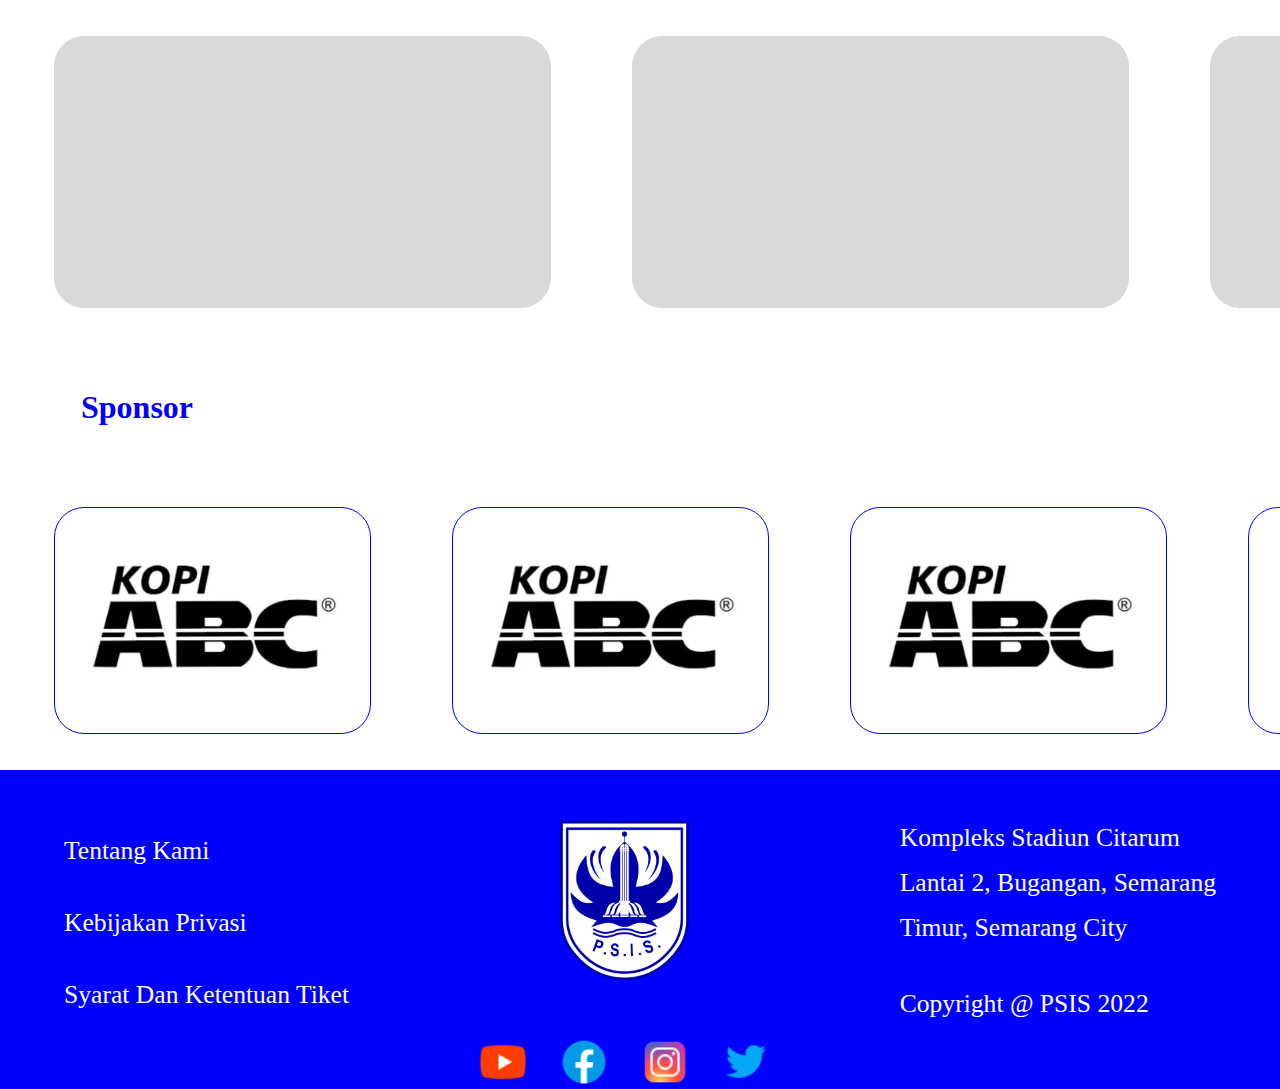
<file: footer.html>
<!DOCTYPE html>
<html lang="en">
  <head>
    <meta charset="UTF-8" />
    <meta http-equiv="X-UA-Compatible" content="IE=edge" />
    <meta name="viewport" content="width=device-width, initial-scale=1.0" />
    <title>PSIS Semarang</title>
    <link rel="stylesheet" href="footer.css" />
    <link href="https://cdn.jsdelivr.net/npm/bootstrap@5.0.2/dist/css/bootstrap.min.css" rel="stylesheet" integrity="sha384-EVSTQN3/azprG1Anm3QDgpJLIm9Nao0Yz1ztcQTwFspd3yD65VohhpuuCOmLASjC" crossorigin="anonymous" />
  </head>
  <body>
    <!-- Scroll -->

    <div class="scrolling-wrapper">
      <div class="kartu"><h2></h2></div>
      <div class="kartu"><h2></h2></div>
      <div class="kartu"><h2></h2></div>
      <div class="kartu"><h2></h2></div>
      <div class="kartu"><h2></h2></div>
      <div class="kartu"><h2></h2></div>
      <div class="kartu"><h2></h2></div>
      <div class="kartu"><h2></h2></div>
      <div class="kartu"><h2></h2></div>
    </div>

    <div id="sponsor" style="color: blue"><h1>Sponsor</h1></div>

    <div class="scrolling-wrapper-2">
      <div class="kartu-2"><h2>Hey</h2></div>
      <div class="kartu-2"><h2>You</h2></div>
      <div class="kartu-2"><h2>I</h2></div>
      <div class="kartu-2"><h2>Hope</h2></div>
      <div class="kartu-2"><h2>You</h2></div>
      <div class="kartu-2"><h2>Have</h2></div>
      <div class="kartu-2"><h2>A</h2></div>
      <div class="kartu-2"><h2>Great</h2></div>
      <div class="kartu-2"><h2>Day</h2></div>
    </div>

    <!-- Footer -->

    <div class="bg-footer">
      <div class="footer">
        <div class="left">
          <p><a href="#">Tentang Kami</a></p>
          <p><a href="#">Kebijakan Privasi</a></p>
          <p><a href="#">Syarat Dan Ketentuan Tiket</a></p>
        </div>
        <div class="middle">
          <div class="logos">
            <img src="PSIS Semarang.png" alt="" />
          </div>
          <div class="sponsorship">
            <div class="sponsorship1"></div>
            <div class="sponsorship2"></div>
            <div class="sponsorship3"></div>
            <div class="sponsorship4"></div>
          </div>
        </div>
        <div class="right">
          <div class="locate">
            <p>Kompleks Stadiun Citarum</p>
            <p>Lantai 2, Bugangan, Semarang</p>
            <p>Timur, Semarang City</p>
          </div>
          <div class="copyright">
            <p>Copyright @ PSIS 2022</p>
          </div>
        </div>
      </div>
    </div>

    <script src="https://cdn.jsdelivr.net/npm/bootstrap@5.0.2/dist/js/bootstrap.bundle.min.js" integrity="sha384-MrcW6ZMFYlzcLA8Nl+NtUVF0sA7MsXsP1UyJoMp4YLEuNSfAP+JcXn/tWtIaxVXM" crossorigin="anonymous"></script>
  </body>
</html>
</file>
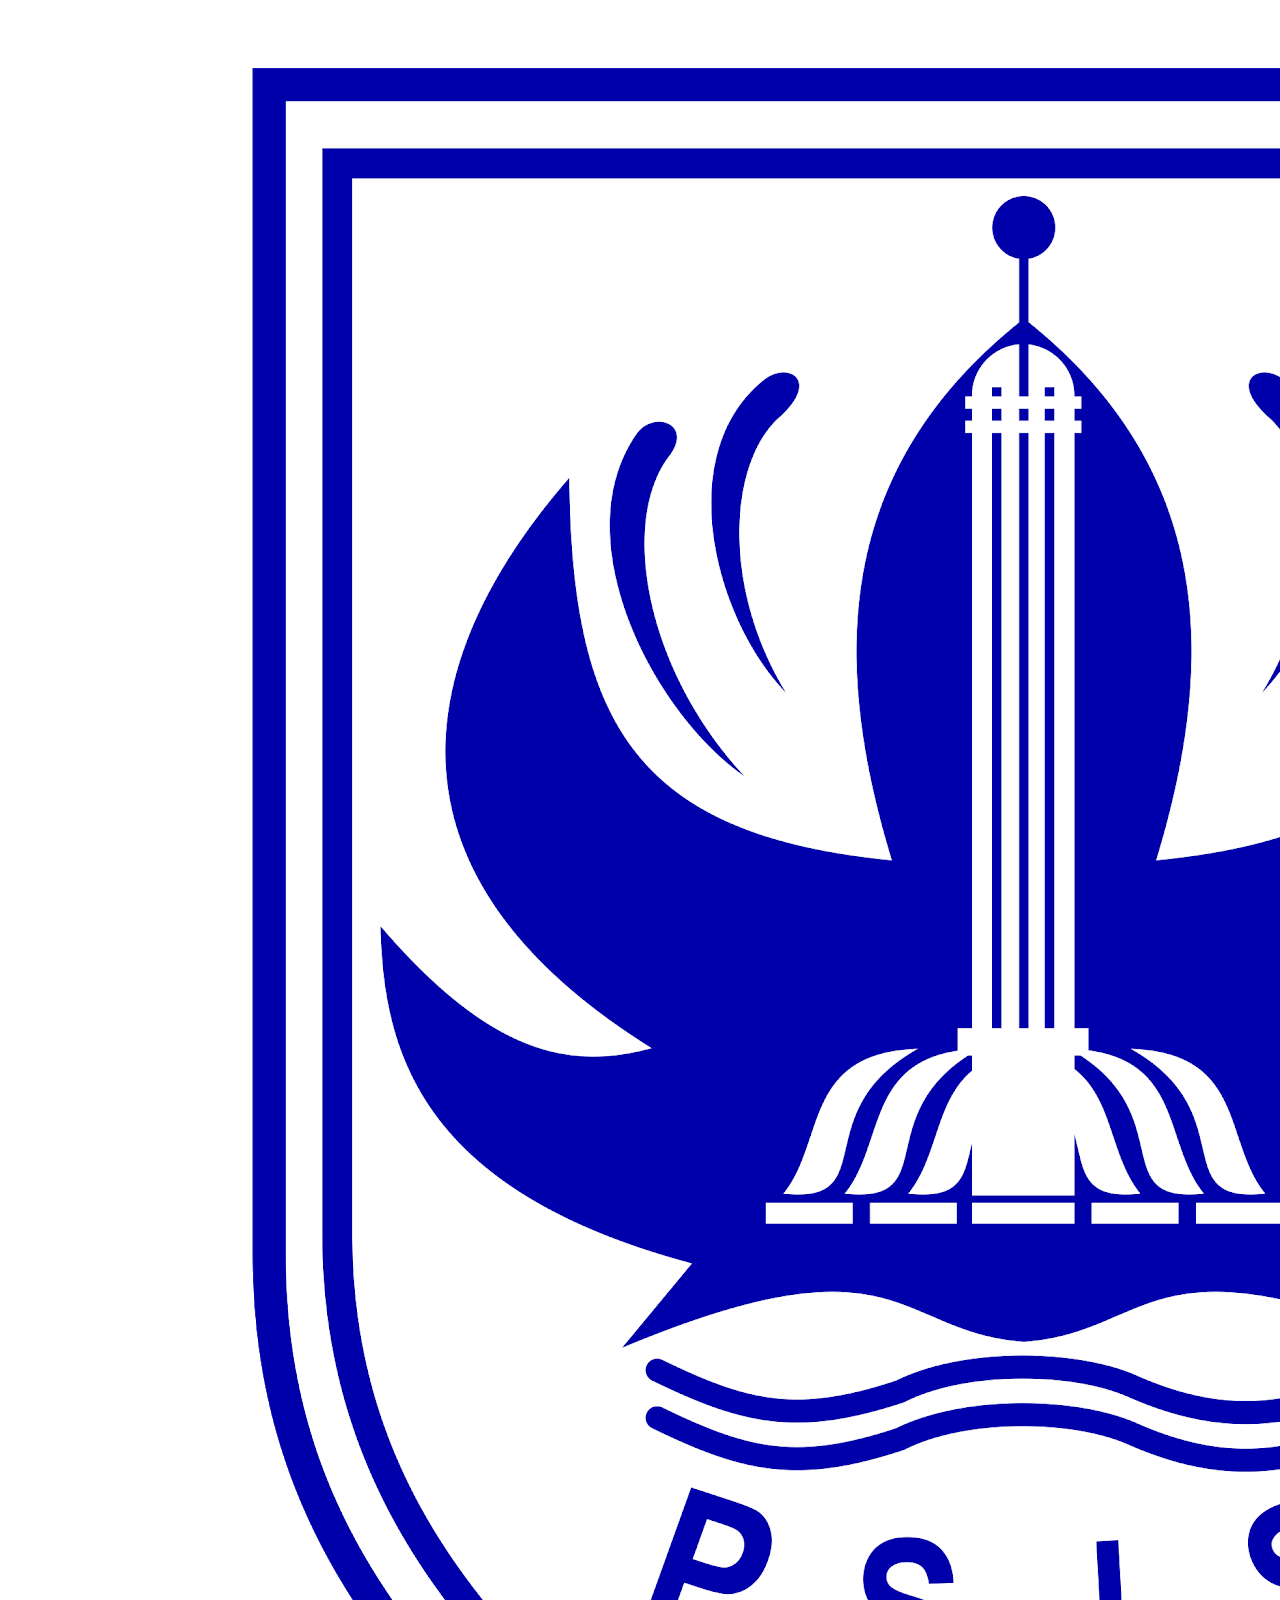
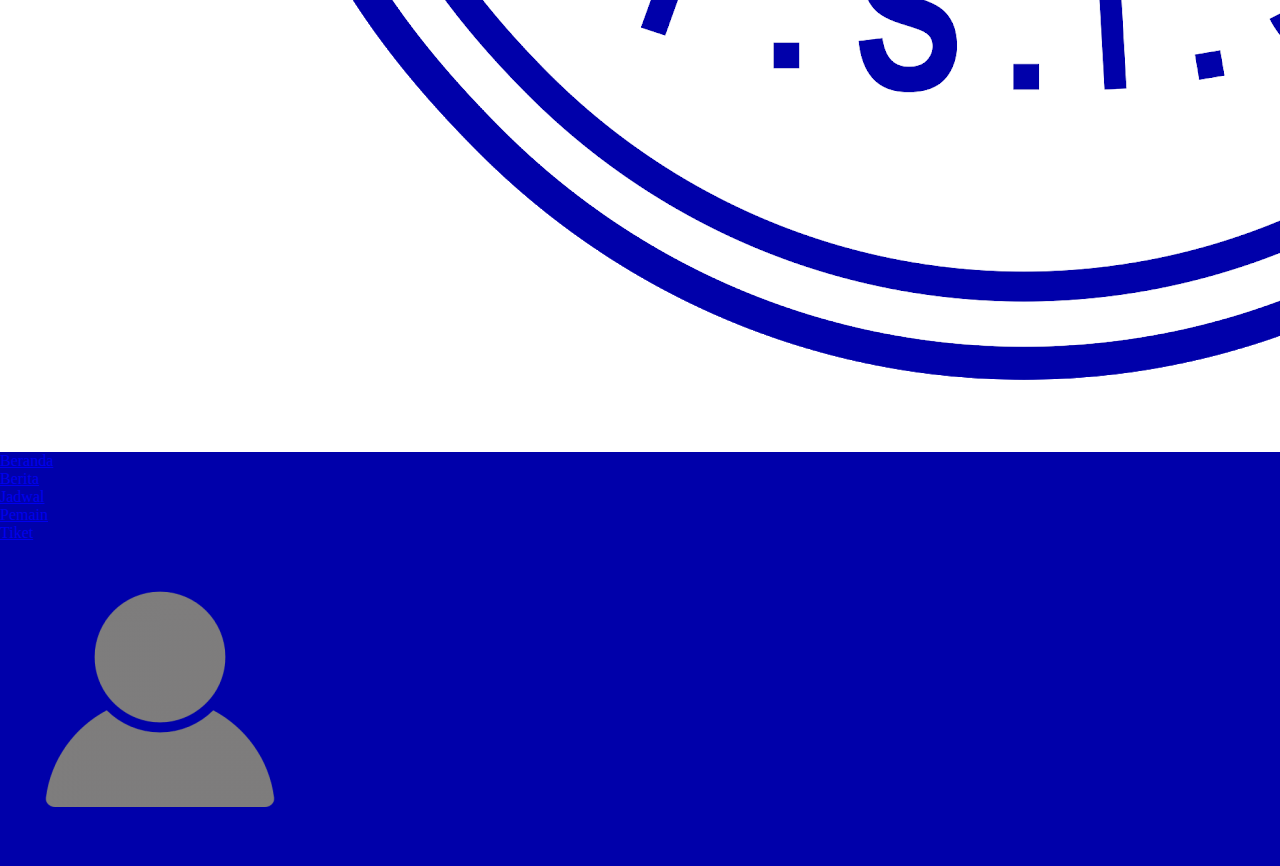
<file: nav.html>
<!DOCTYPE html>
<html lang="en">
  <head>
    <meta charset="UTF-8" />
    <meta http-equiv="X-UA-Compatible" content="IE=edge" />
    <meta name="viewport" content="width=device-width, initial-scale=1.0" />
    <title>PSIS Semarang</title>
    <link href="https://cdn.jsdelivr.net/npm/bootstrap@5.0.2/dist/css/bootstrap.min.css" rel="stylesheet" integrity="sha384-EVSTQN3/azprG1Anm3QDgpJLIm9Nao0Yz1ztcQTwFspd3yD65VohhpuuCOmLASjC" crossorigin="anonymous" />
    <link rel="stylesheet" href="page-1.css" />
  </head>
  <body>
    <div class="logo1">
      <img src="PSIS Semarang.png" alt="" />
    </div>
    <div class="navbar">
      <div class="nav-list">
        <ul>
          <li><a href="#">Beranda</a></li>
          <li><a href="#">Berita</a></li>
          <li><a href="#">Jadwal</a></li>
          <li><a href="#">Pemain</a></li>
          <li><a href="#">Tiket</a></li>
        </ul>
        <div class="profile">
          <a href="#"><img src="profile.png" alt="" /></a>
        </div>
      </div>
    </div>
  </body>
</html>
</file>
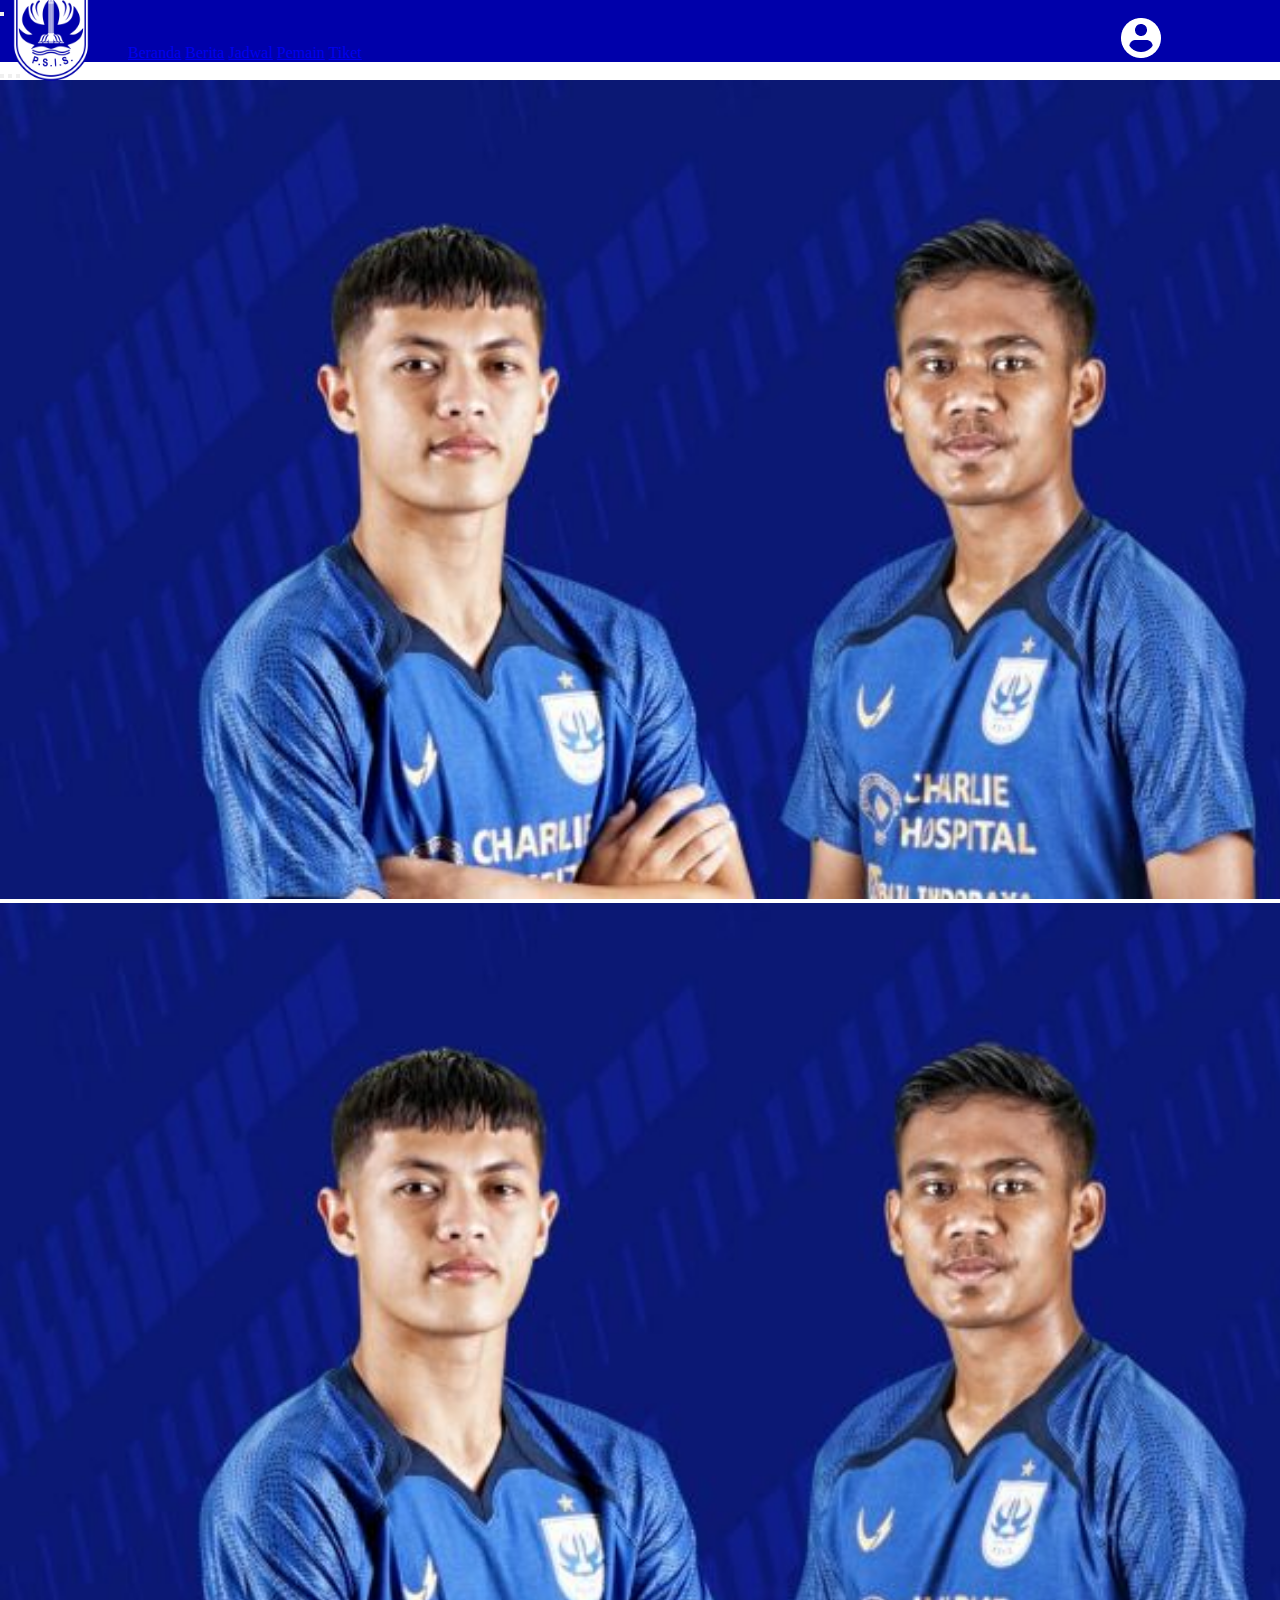
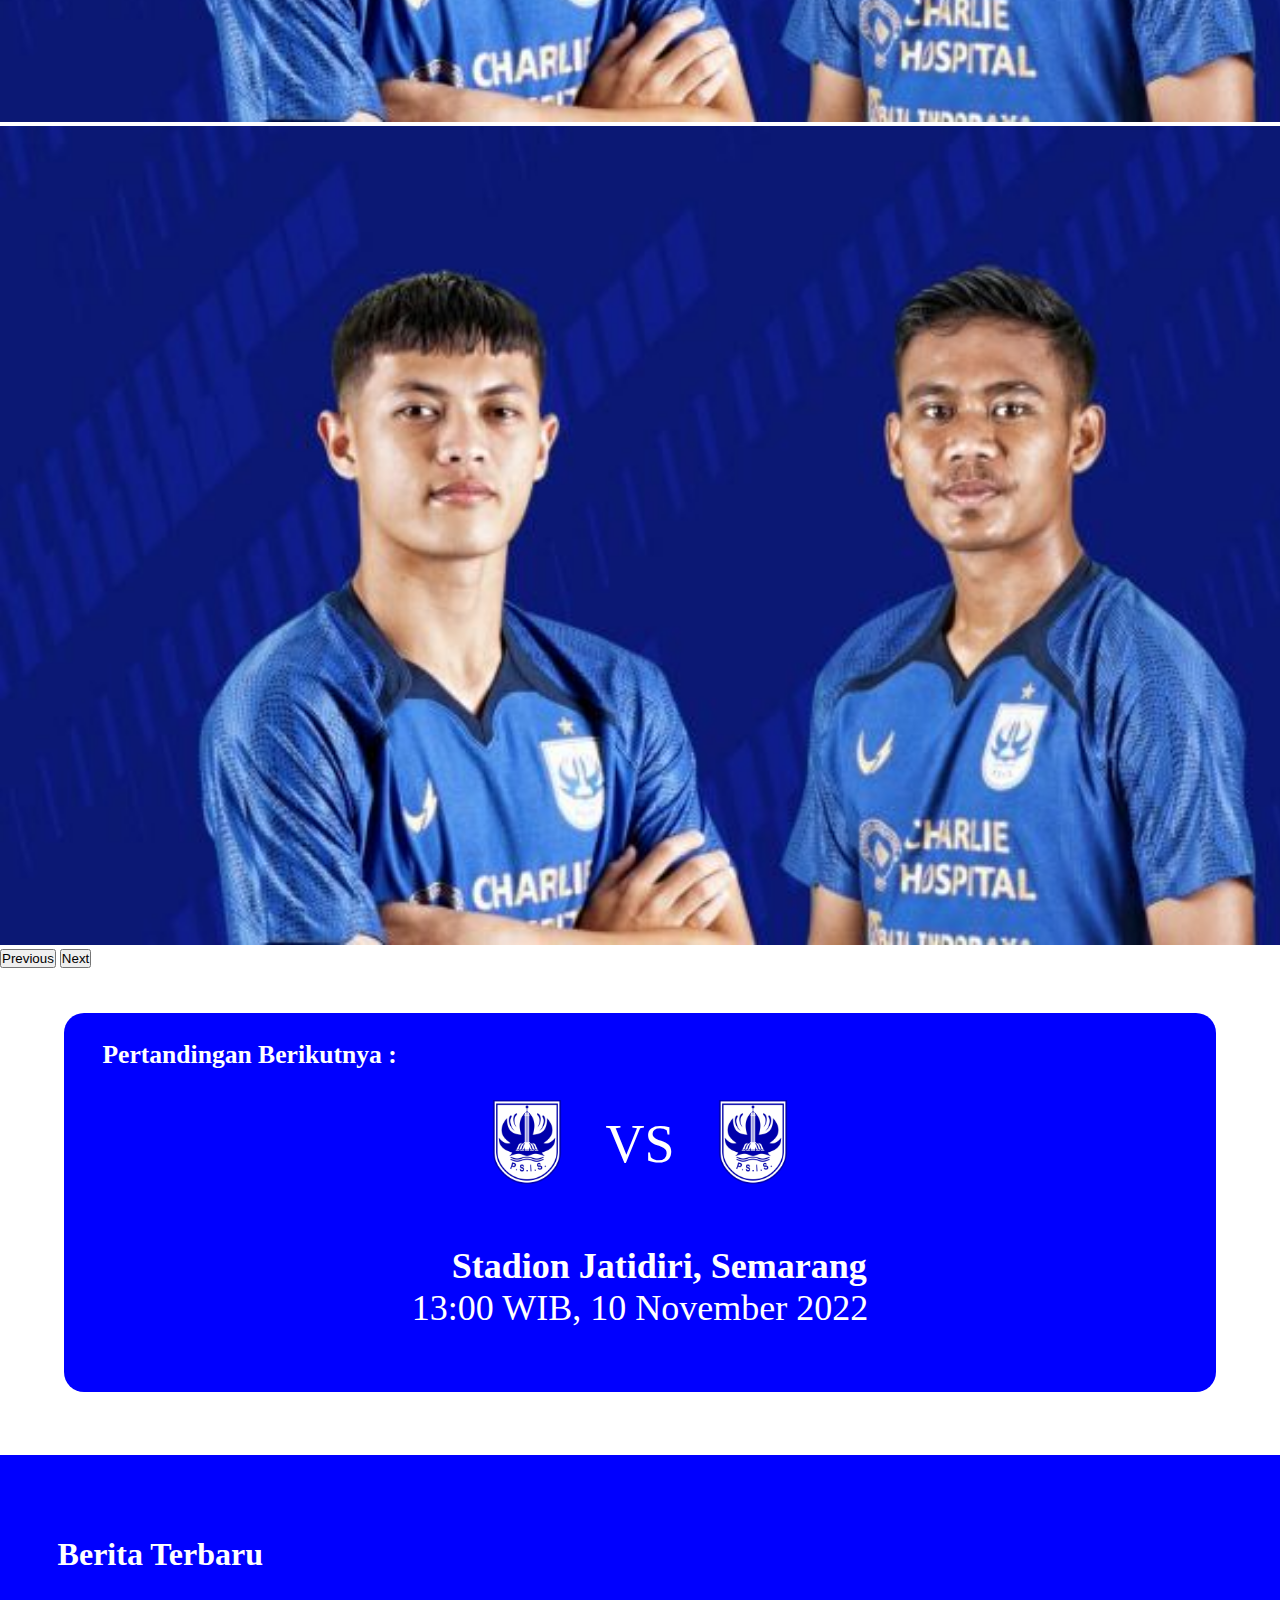
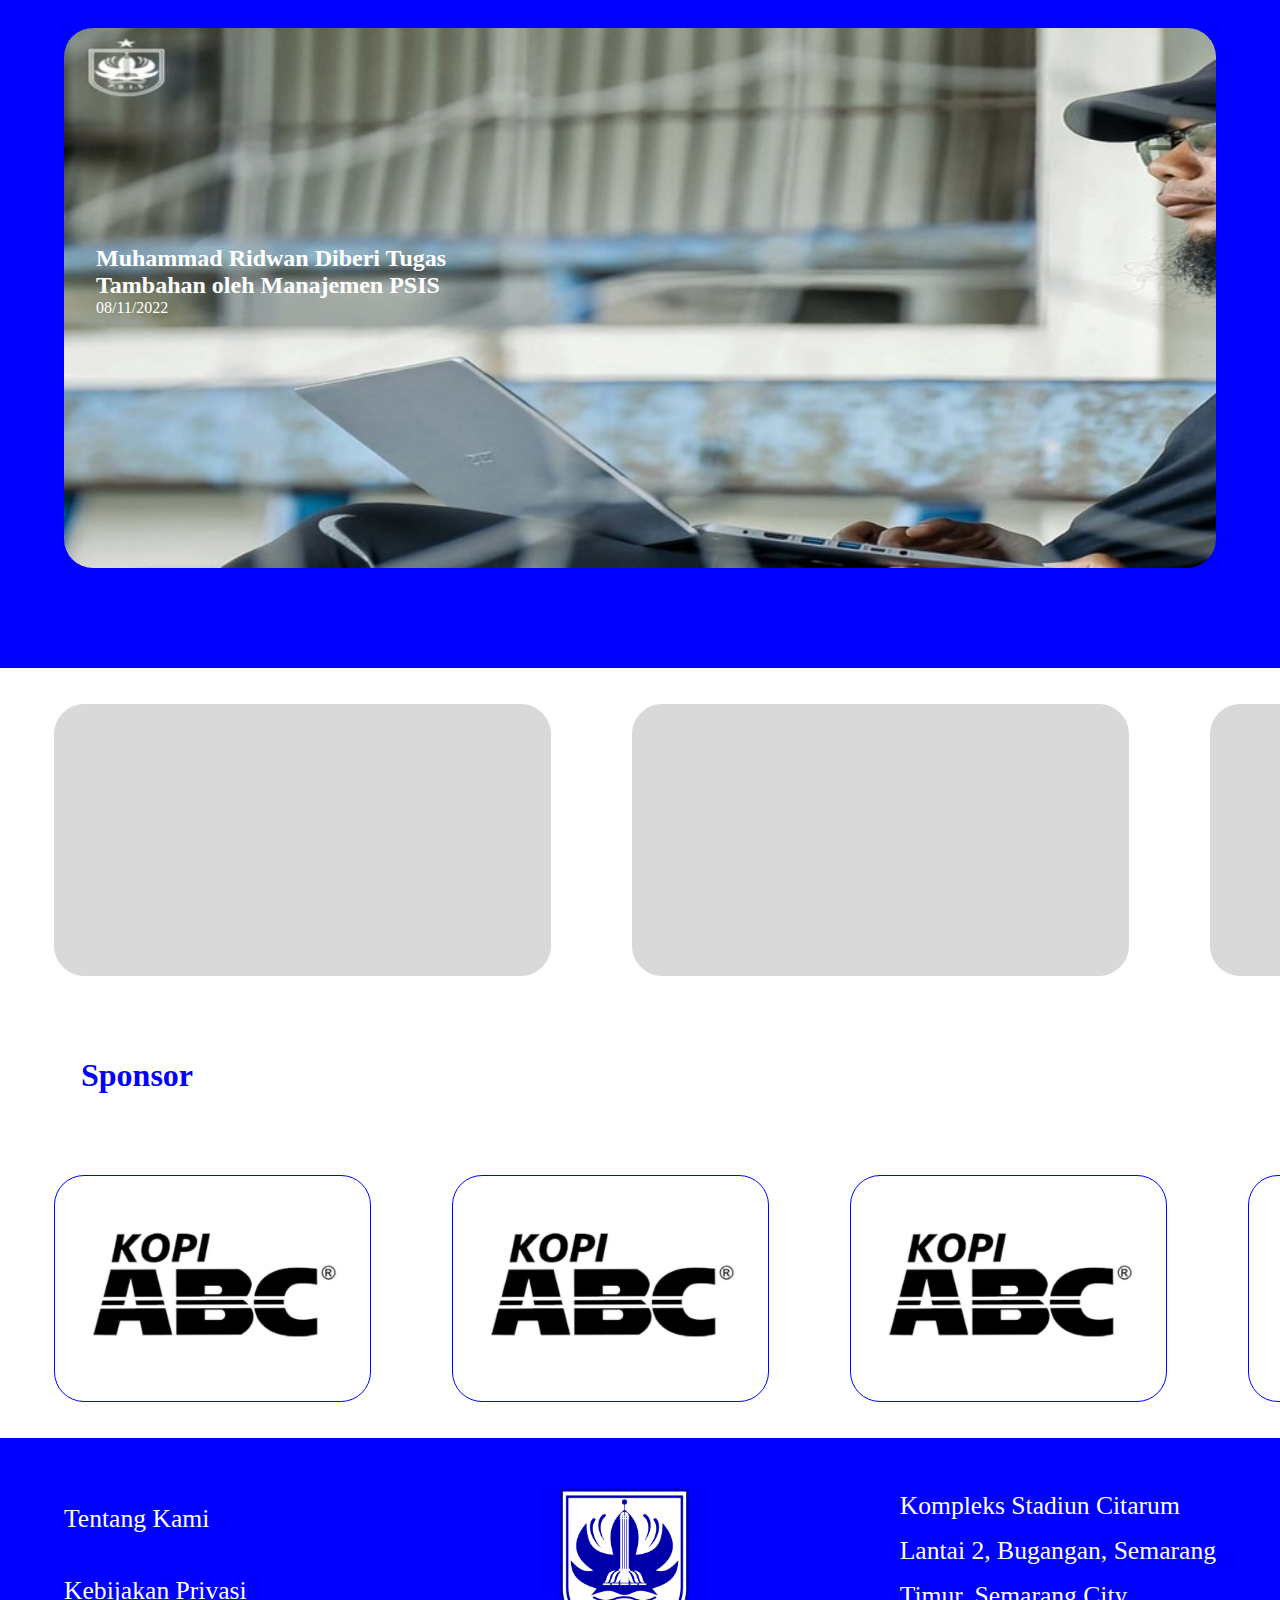
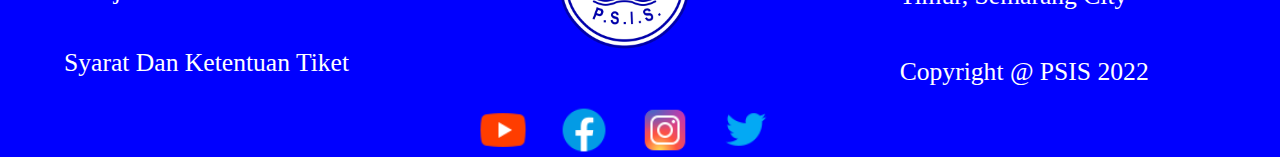
<file: page-1.html>
<!DOCTYPE html>
<html lang="en">
  <head>
    <meta charset="UTF-8" />
    <meta http-equiv="X-UA-Compatible" content="IE=edge" />
    <meta name="viewport" content="width=device-width, initial-scale=1.0" />
    <title>PSIS Semarang</title>
    <link href="https://cdn.jsdelivr.net/npm/bootstrap@5.0.2/dist/css/bootstrap.min.css" rel="stylesheet" integrity="sha384-EVSTQN3/azprG1Anm3QDgpJLIm9Nao0Yz1ztcQTwFspd3yD65VohhpuuCOmLASjC" crossorigin="anonymous" />
    <link rel="stylesheet" href="page-1.css" />
  </head>
  <body>
    <!-- Navbar -->

    <nav class="navbar navbar-expand-lg navbar-dark">
      <div class="container-fluid">
        <div class="logo"><img src="PSIS Semarang.png" alt="" /></div>
        <button class="navbar-toggler" type="button" data-bs-toggle="collapse" data-bs-target="#navbarNavAltMarkup" aria-controls="navbarNavAltMarkup" aria-expanded="false" aria-label="Toggle navigation">
          <span class="navbar-toggler-icon"></span>
        </button>
        <div class="collapse navbar-collapse" id="navbarNavAltMarkup">
          <div class="navbar-nav">
            <a id="profile1" class="nav-link text-white" href="#">Profile</a>
            <a class="nav-link active text-white" aria-current="page" href="page-1.html">Beranda</a>
            <a class="nav-link text-white" href="page-2.html">Berita</a>
            <a class="nav-link text-white" href="page-3.html">Jadwal</a>
            <a class="nav-link text-white" href="page-7.html">Pemain</a>
            <a class="nav-link text-white" href="page-9.html">Tiket</a>
            <a class="nav-link-profile2 text-white" href="#"><img src="Icon-color.png" alt="" /></a>
          </div>
        </div>
      </div>
    </nav>

    <!-- Bagian 1 -->

    <div id="carouselExampleIndicators" class="carousel slide" data-bs-ride="carousel">
      <div class="carousel-indicators">
        <button type="button" data-bs-target="#carouselExampleIndicators" data-bs-slide-to="0" class="active" aria-current="true" aria-label="Slide 1"></button>
        <button type="button" data-bs-target="#carouselExampleIndicators" data-bs-slide-to="1" aria-label="Slide 2"></button>
        <button type="button" data-bs-target="#carouselExampleIndicators" data-bs-slide-to="2" aria-label="Slide 3"></button>
      </div>
      <div class="carousel-inner">
        <div class="carousel-item active">
          <img src="73199-dua-pemain-psis.jpg" class="d-block w-100" alt="..." />
        </div>
        <div class="carousel-item">
          <img src="73199-dua-pemain-psis.jpg" class="d-block w-100" alt="..." />
        </div>
        <div class="carousel-item">
          <img src="73199-dua-pemain-psis.jpg" class="d-block w-100" alt="..." />
        </div>
      </div>
      <button class="carousel-control-prev" type="button" data-bs-target="#carouselExampleIndicators" data-bs-slide="prev">
        <span class="carousel-control-prev-icon" aria-hidden="true"></span>
        <span class="visually-hidden">Previous</span>
      </button>
      <button class="carousel-control-next" type="button" data-bs-target="#carouselExampleIndicators" data-bs-slide="next">
        <span class="carousel-control-next-icon" aria-hidden="true"></span>
        <span class="visually-hidden">Next</span>
      </button>
    </div>

    <div class="match">
      <h1>Pertandingan Berikutnya :</h1>
      <div class="team">
        <div class="team-satu"><img src="PSIS Semarang.png" alt="" /></div>
        <div id="vs">VS</div>
        <div class="team-dua"><img src="PSIS Semarang.png" alt="" /></div>
      </div>
      <div class="mt">
        <h1>Stadion Jatidiri, Semarang</h1>
        <p>13:00 WIB, 10 November 2022</p>
      </div>
    </div>

    <div class="berita">
      <div id="title"><h1>Berita Terbaru</h1></div>
      <div class="berita-terbaru">
        <h2>Muhammad Ridwan Diberi Tugas Tambahan oleh Manajemen PSIS</h2>
        <p>08/11/2022</p>
      </div>
    </div>

    <!-- Scroll -->

    <div class="scrolling-wrapper">
      <div class="kartu"><h2></h2></div>
      <div class="kartu"><h2></h2></div>
      <div class="kartu"><h2></h2></div>
      <div class="kartu"><h2></h2></div>
      <div class="kartu"><h2></h2></div>
      <div class="kartu"><h2></h2></div>
      <div class="kartu"><h2></h2></div>
      <div class="kartu"><h2></h2></div>
      <div class="kartu"><h2></h2></div>
    </div>

    <div id="sponsor" style="color: blue"><h1>Sponsor</h1></div>

    <div class="scrolling-wrapper-2">
      <div class="kartu-2"><h2>Hey</h2></div>
      <div class="kartu-2"><h2>You</h2></div>
      <div class="kartu-2"><h2>I</h2></div>
      <div class="kartu-2"><h2>Hope</h2></div>
      <div class="kartu-2"><h2>You</h2></div>
      <div class="kartu-2"><h2>Have</h2></div>
      <div class="kartu-2"><h2>A</h2></div>
      <div class="kartu-2"><h2>Great</h2></div>
      <div class="kartu-2"><h2>Day</h2></div>
    </div>

    <!-- Footer -->

    <div class="bg-footer">
      <div class="footer">
        <div class="left">
          <p><a href="#">Tentang Kami</a></p>
          <p><a href="#">Kebijakan Privasi</a></p>
          <p><a href="#">Syarat Dan Ketentuan Tiket</a></p>
        </div>
        <div class="middle">
          <div class="logos">
            <img src="PSIS Semarang.png" alt="" />
          </div>
          <div class="sponsorship">
            <div class="sponsorship1"></div>
            <div class="sponsorship2"></div>
            <div class="sponsorship3"></div>
            <div class="sponsorship4"></div>
          </div>
        </div>
        <div class="right">
          <div class="locate">
            <p>Kompleks Stadiun Citarum</p>
            <p>Lantai 2, Bugangan, Semarang</p>
            <p>Timur, Semarang City</p>
          </div>
          <div class="copyright">
            <p>Copyright @ PSIS 2022</p>
          </div>
        </div>
      </div>
    </div>

    <script src="https://cdn.jsdelivr.net/npm/bootstrap@5.0.2/dist/js/bootstrap.bundle.min.js" integrity="sha384-MrcW6ZMFYlzcLA8Nl+NtUVF0sA7MsXsP1UyJoMp4YLEuNSfAP+JcXn/tWtIaxVXM" crossorigin="anonymous"></script>
  </body>
</html>
</file>
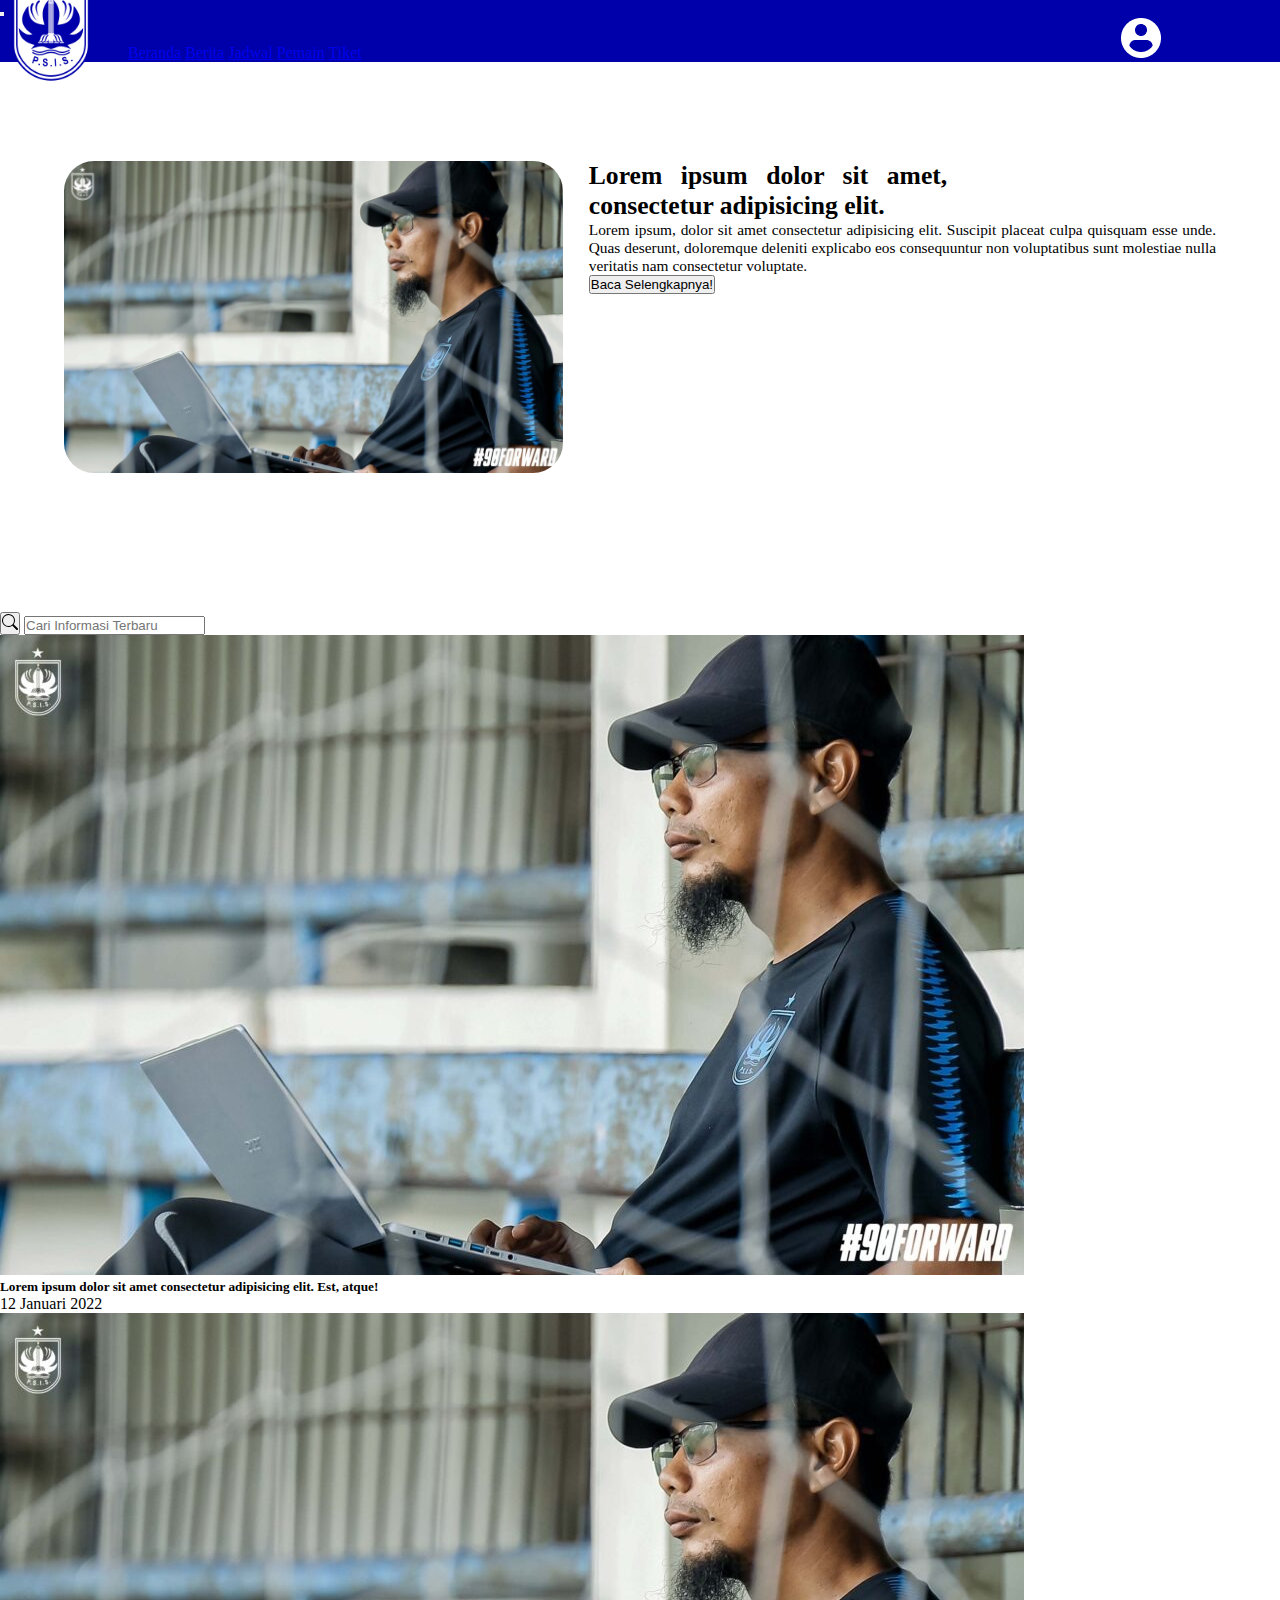
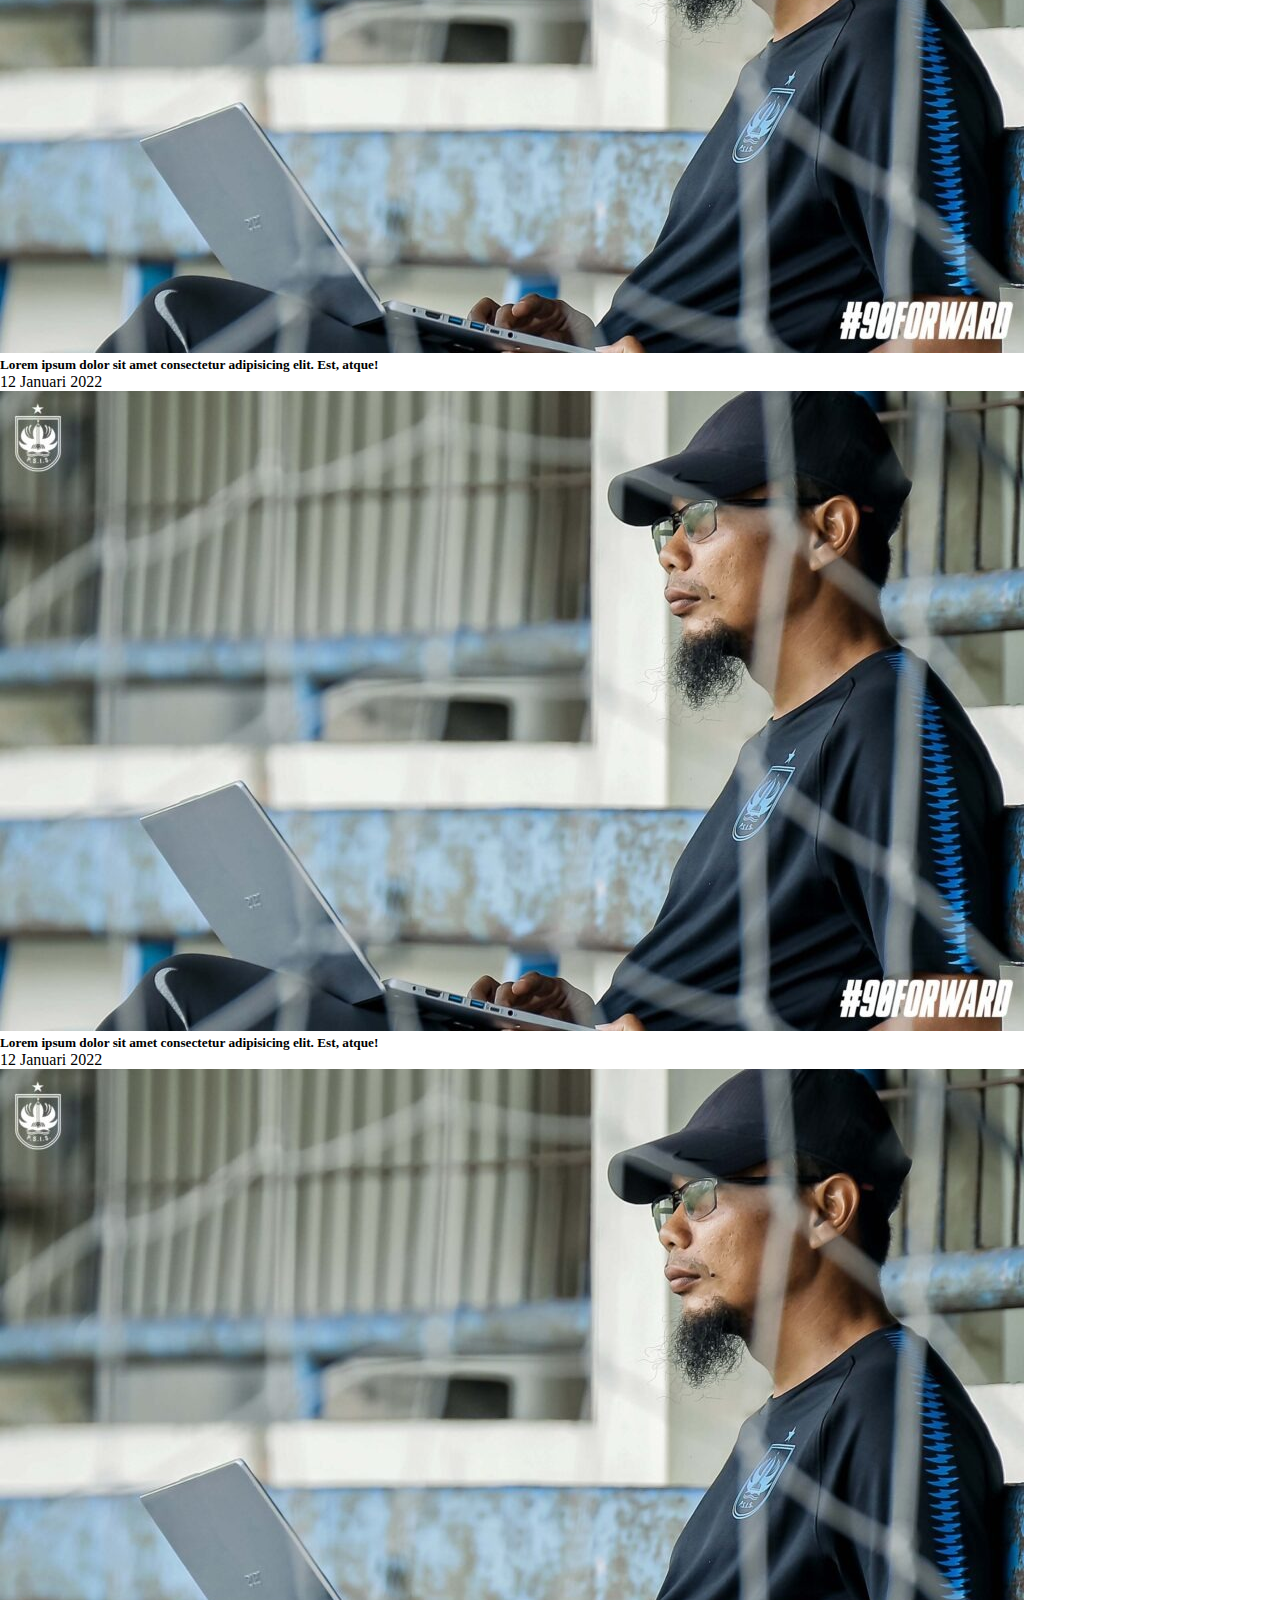
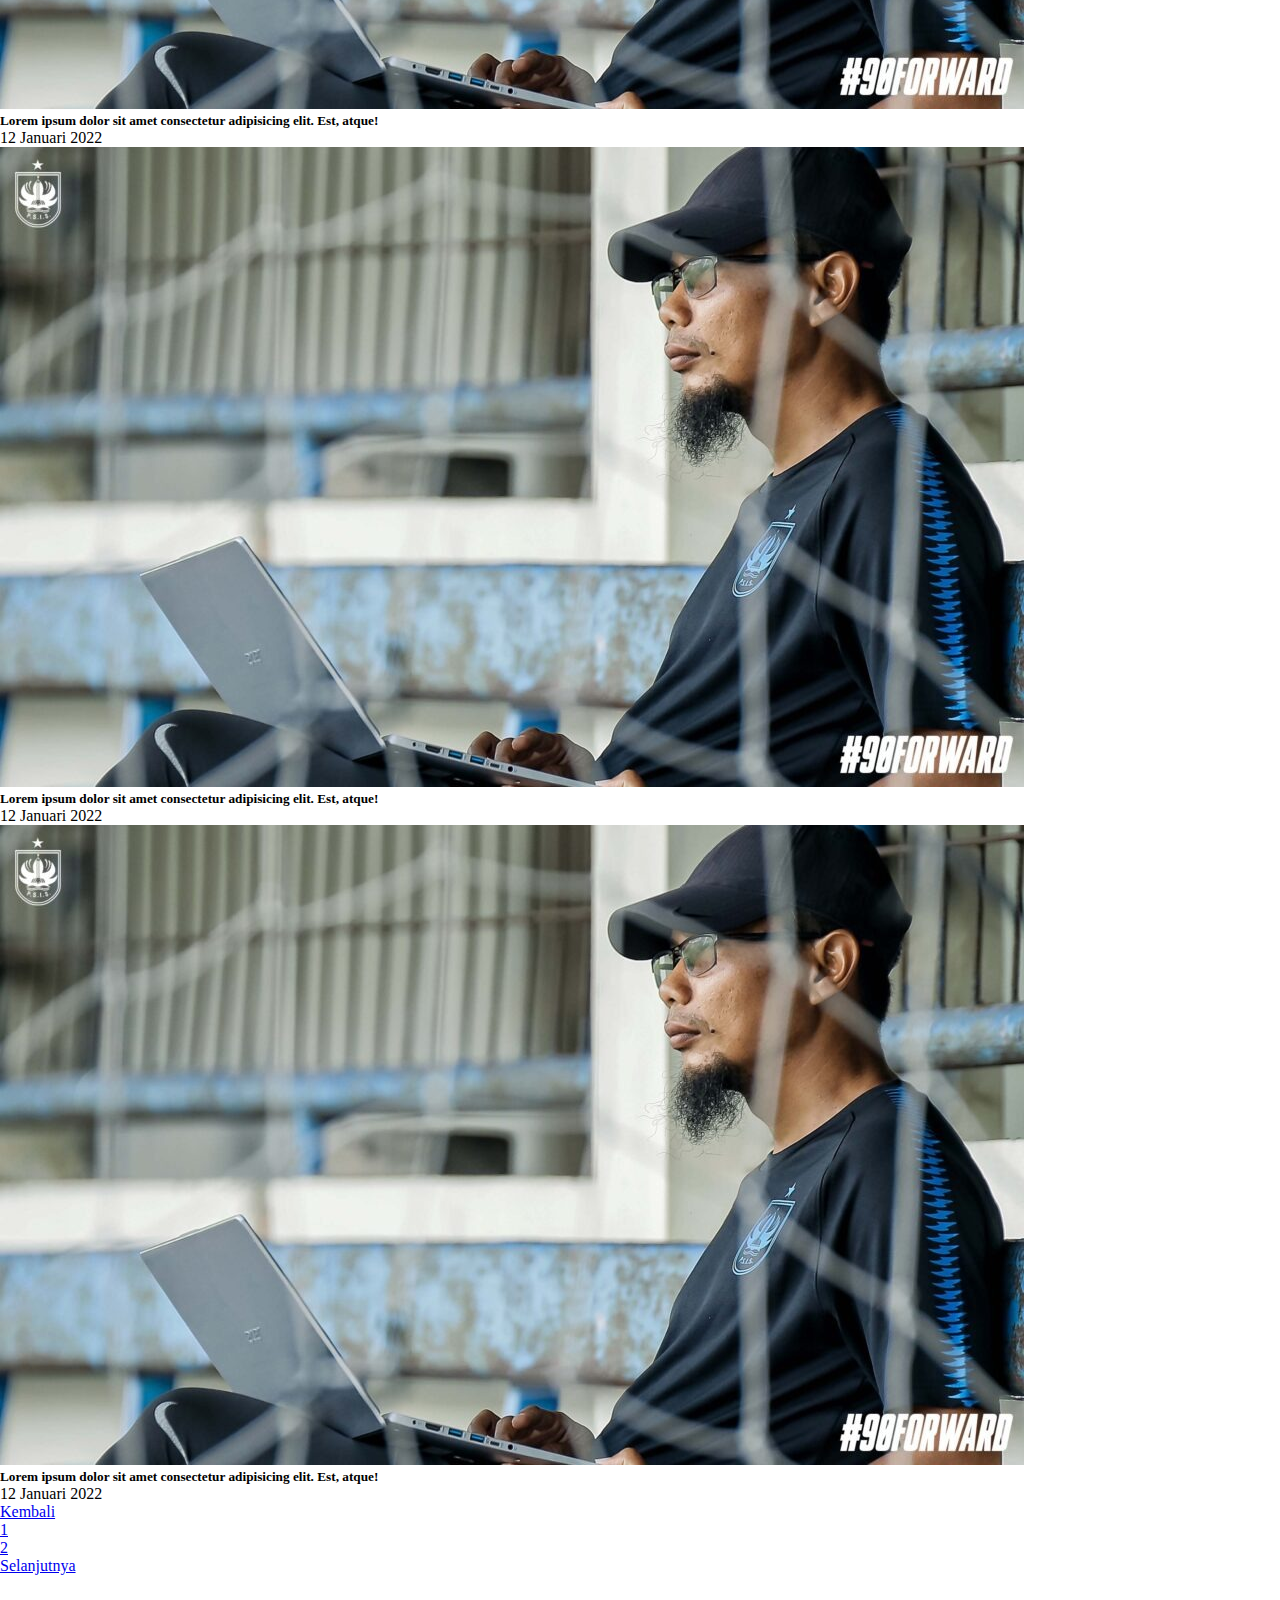
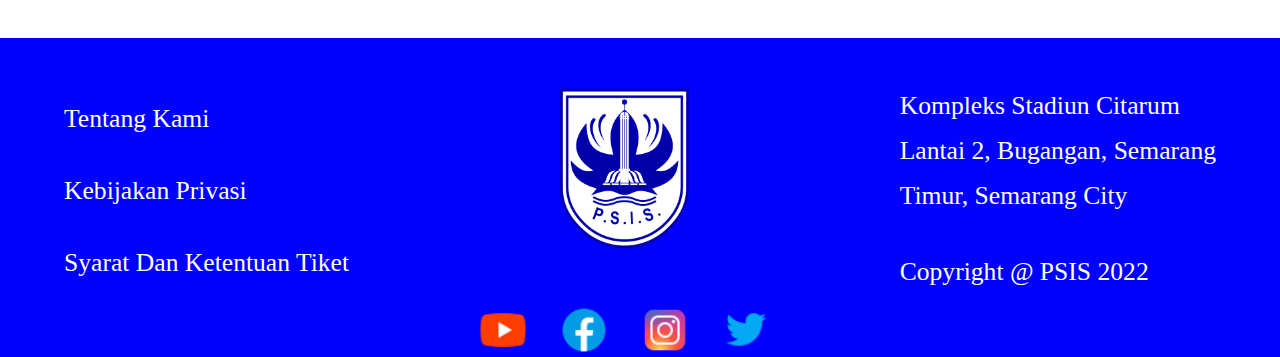
<file: page-2.html>
<!DOCTYPE html>
<html lang="en">
  <head>
    <meta charset="UTF-8" />
    <meta http-equiv="X-UA-Compatible" content="IE=edge" />
    <meta name="viewport" content="width=device-width, initial-scale=1.0" />
    <title>PSIS Semarang</title>
    <link href="https://cdn.jsdelivr.net/npm/bootstrap@5.0.2/dist/css/bootstrap.min.css" rel="stylesheet" integrity="sha384-EVSTQN3/azprG1Anm3QDgpJLIm9Nao0Yz1ztcQTwFspd3yD65VohhpuuCOmLASjC" crossorigin="anonymous" />
    <link rel="stylesheet" href="page-2.css" />
  </head>
  <body>
    <!-- NavBar -->

    <nav class="navbar navbar-expand-lg navbar-dark">
      <div class="container-fluid">
        <div class="logo"><img src="PSIS Semarang.png" alt="" /></div>
        <button class="navbar-toggler" type="button" data-bs-toggle="collapse" data-bs-target="#navbarNavAltMarkup" aria-controls="navbarNavAltMarkup" aria-expanded="false" aria-label="Toggle navigation">
          <span class="navbar-toggler-icon"></span>
        </button>
        <div class="collapse navbar-collapse" id="navbarNavAltMarkup">
          <div class="navbar-nav">
            <a id="profile1" class="nav-link text-white" href="#">Profile</a>
            <a class="nav-link active text-white" aria-current="page" href="page-1.html">Beranda</a>
            <a class="nav-link text-white" href="page-2.html">Berita</a>
            <a class="nav-link text-white" href="page-3.html">Jadwal</a>
            <a class="nav-link text-white" href="page-7.html">Pemain</a>
            <a class="nav-link text-white" href="page-9.html">Tiket</a>
            <a class="nav-link-profile2 text-white" href="#"><img src="Icon-color.png" alt="" /></a>
          </div>
        </div>
      </div>
    </nav>

    <div class="bgatas">
      <div class="gbr-kiri">
        <img src="header-coach-ridwan-1024x640.jpg" alt="" />
      </div>
      <div class="text-atas">
        <h1>Lorem ipsum dolor sit amet, consectetur adipisicing elit.</h1>
        <p>
          Lorem ipsum, dolor sit amet consectetur adipisicing elit. Suscipit placeat culpa quisquam esse unde. Quas deserunt, doloremque deleniti explicabo eos consequuntur non voluptatibus sunt molestiae nulla veritatis nam consectetur
          voluptate.
        </p>
        <div class="baca">
          <button type="button" class="btn btn-primary">Baca Selengkapnya!</button>
        </div>
      </div>
    </div>

    <div class="input-group mb-3 w-75 mx-auto">
      <button class="btn btn-outline-secondary" type="button" id="button-addon1"><img src="search.svg" alt="" /></button>
      <input type="text" class="form-control" placeholder="Cari Informasi Terbaru" aria-label="Example text with button addon" aria-describedby="button-addon1" />
    </div>

    <div class="row row-cols-1 row-cols-md-2 g-4 w-75 mx-auto">
      <div class="col">
        <div class="card">
          <img src="header-coach-ridwan-1024x640.jpg" class="card-img-top" alt="..." />
          <div class="card-body">
            <h5 class="card-title">Lorem ipsum dolor sit amet consectetur adipisicing elit. Est, atque!</h5>
            <p class="card-text">12 Januari 2022</p>
          </div>
        </div>
      </div>
      <div class="col">
        <div class="card">
          <img src="header-coach-ridwan-1024x640.jpg" class="card-img-top" alt="..." />
          <div class="card-body">
            <h5 class="card-title">Lorem ipsum dolor sit amet consectetur adipisicing elit. Est, atque!</h5>
            <p class="card-text">12 Januari 2022</p>
          </div>
        </div>
      </div>
      <div class="col">
        <div class="card">
          <img src="header-coach-ridwan-1024x640.jpg" class="card-img-top" alt="..." />
          <div class="card-body">
            <h5 class="card-title">Lorem ipsum dolor sit amet consectetur adipisicing elit. Est, atque!</h5>
            <p class="card-text">12 Januari 2022</p>
          </div>
        </div>
      </div>
      <div class="col">
        <div class="card">
          <img src="header-coach-ridwan-1024x640.jpg" class="card-img-top" alt="..." />
          <div class="card-body">
            <h5 class="card-title">Lorem ipsum dolor sit amet consectetur adipisicing elit. Est, atque!</h5>
            <p class="card-text">12 Januari 2022</p>
          </div>
        </div>
      </div>
      <div class="col">
        <div class="card">
          <img src="header-coach-ridwan-1024x640.jpg" class="card-img-top" alt="..." />
          <div class="card-body">
            <h5 class="card-title">Lorem ipsum dolor sit amet consectetur adipisicing elit. Est, atque!</h5>
            <p class="card-text">12 Januari 2022</p>
          </div>
        </div>
      </div>
      <div class="col">
        <div class="card">
          <img src="header-coach-ridwan-1024x640.jpg" class="card-img-top" alt="..." />
          <div class="card-body">
            <h5 class="card-title">Lorem ipsum dolor sit amet consectetur adipisicing elit. Est, atque!</h5>
            <p class="card-text">12 Januari 2022</p>
          </div>
        </div>
      </div>
    </div>

    <nav aria-label="Page navigation example">
      <ul class="pagination justify-content-center pt-5">
        <li class="page-item"><a class="page-link" href="page-2.html">Kembali</a></li>
        <li class="page-item"><a class="page-link" href="page-2.html">1</a></li>
        <li class="page-item"><a class="page-link" href="page-4.html">2</a></li>
        <li class="page-item"><a class="page-link" href="page-4.html">Selanjutnya</a></li>
      </ul>
    </nav>

    <!-- Footer -->

    <div class="bg-footer">
      <div class="footer">
        <div class="left">
          <p><a href="#">Tentang Kami</a></p>
          <p><a href="#">Kebijakan Privasi</a></p>
          <p><a href="#">Syarat Dan Ketentuan Tiket</a></p>
        </div>
        <div class="middle">
          <div class="logos">
            <img src="PSIS Semarang.png" alt="" />
          </div>
          <div class="sponsorship">
            <div class="sponsorship1"></div>
            <div class="sponsorship2"></div>
            <div class="sponsorship3"></div>
            <div class="sponsorship4"></div>
          </div>
        </div>
        <div class="right">
          <div class="locate">
            <p>Kompleks Stadiun Citarum</p>
            <p>Lantai 2, Bugangan, Semarang</p>
            <p>Timur, Semarang City</p>
          </div>
          <div class="copyright">
            <p>Copyright @ PSIS 2022</p>
          </div>
        </div>
      </div>
    </div>

    <script src="https://cdn.jsdelivr.net/npm/bootstrap@5.0.2/dist/js/bootstrap.bundle.min.js" integrity="sha384-MrcW6ZMFYlzcLA8Nl+NtUVF0sA7MsXsP1UyJoMp4YLEuNSfAP+JcXn/tWtIaxVXM" crossorigin="anonymous"></script>
  </body>
</html>
</file>
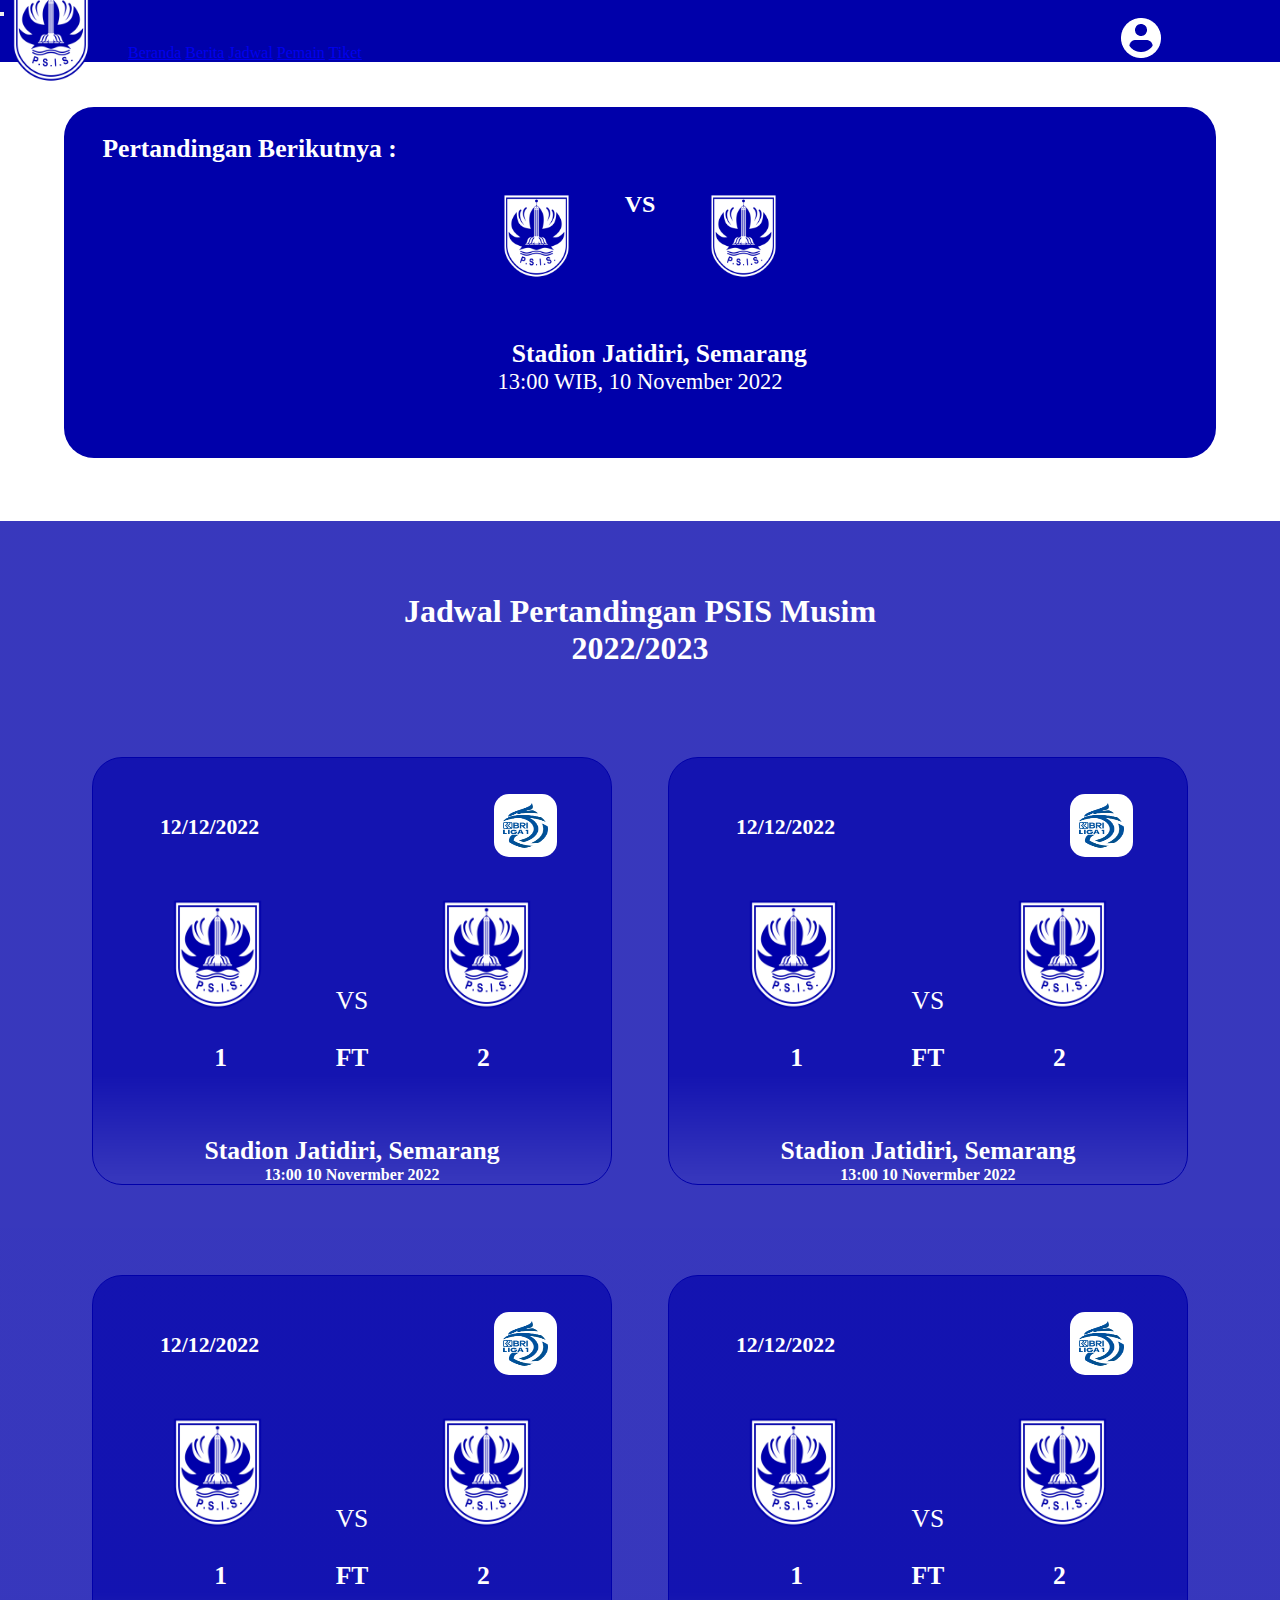
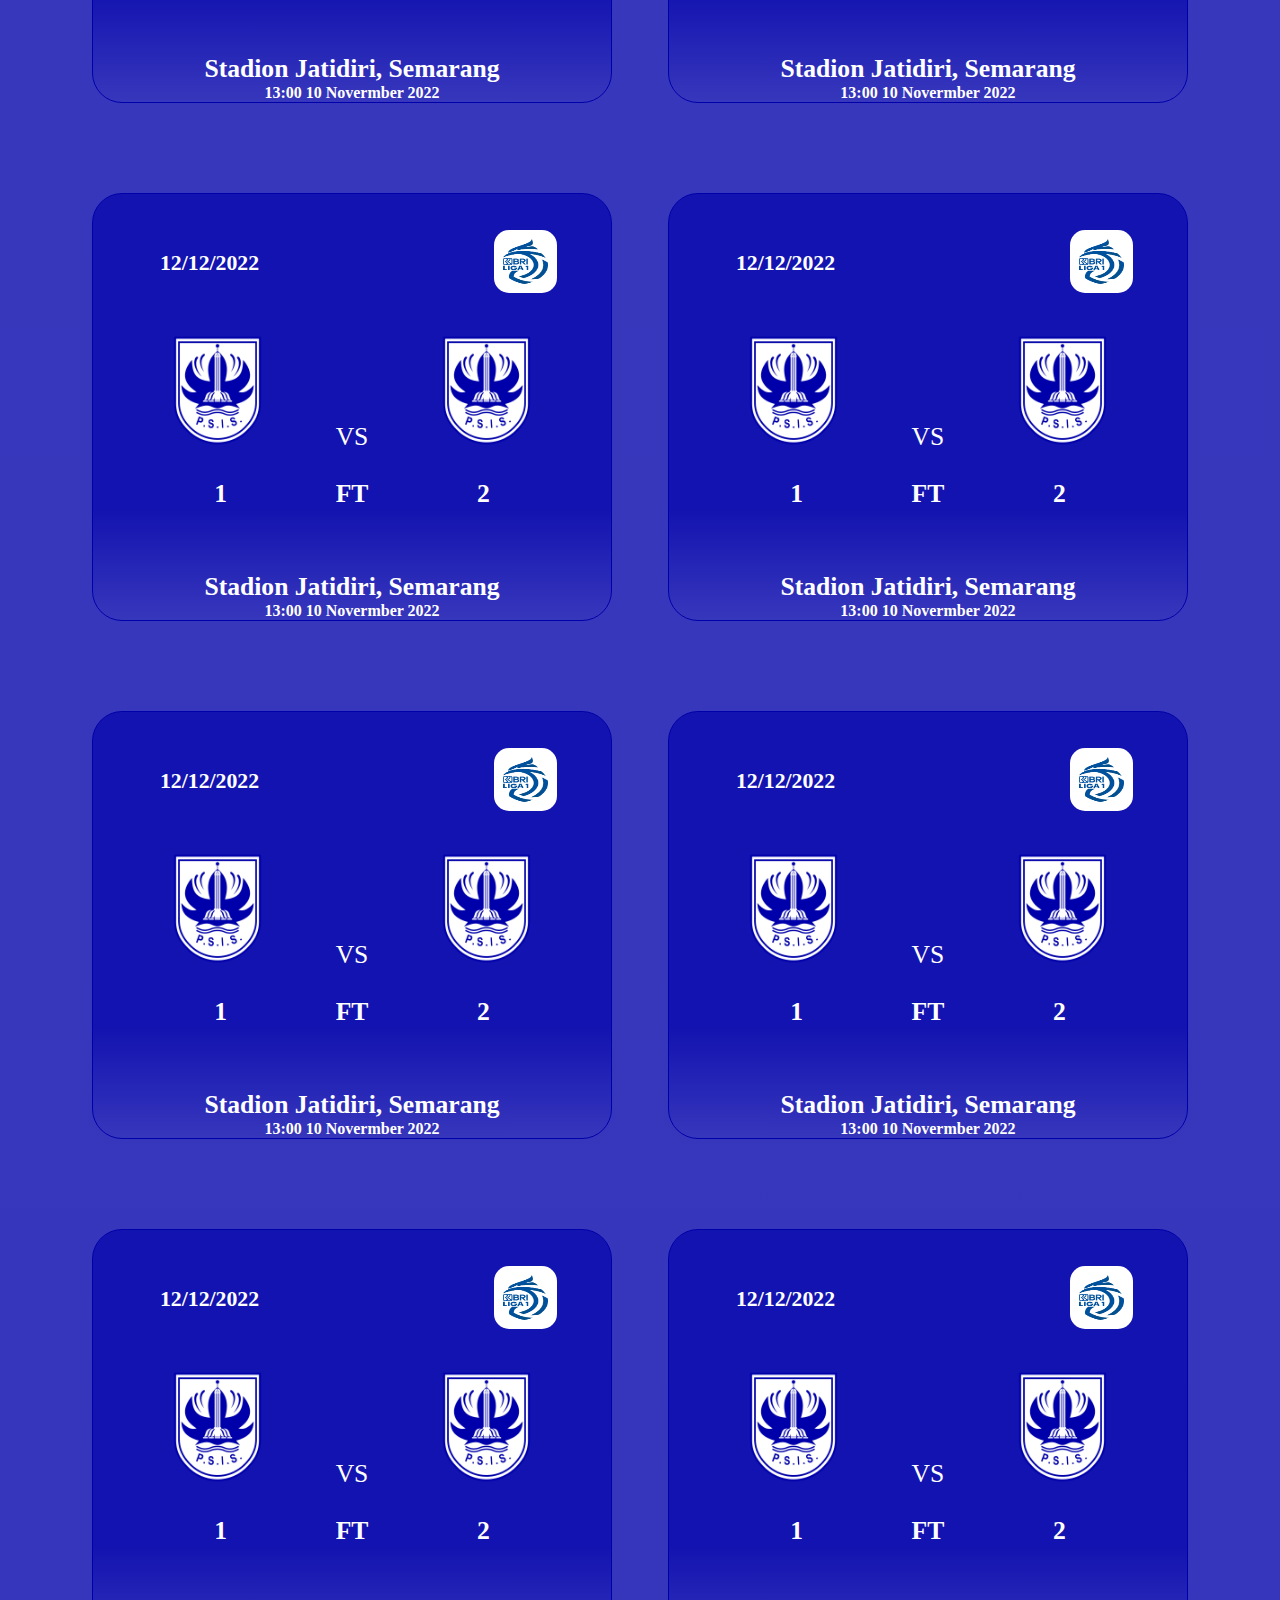
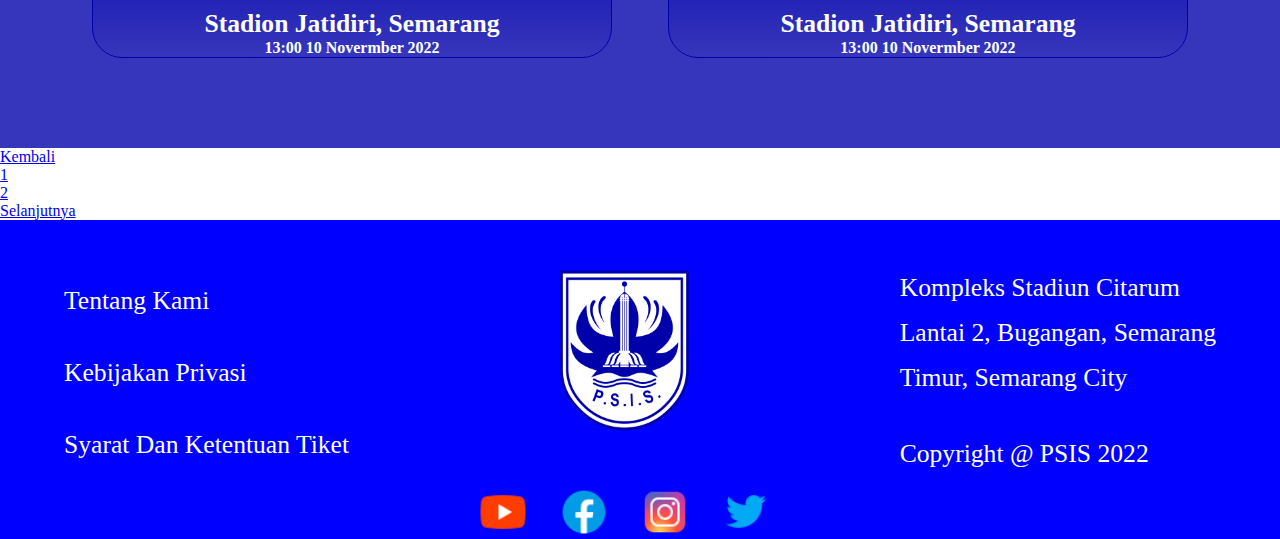
<file: page-3.html>
<!DOCTYPE html>
<html lang="en">
  <head>
    <meta charset="UTF-8" />
    <meta http-equiv="X-UA-Compatible" content="IE=edge" />
    <meta name="viewport" content="width=device-width, initial-scale=1.0" />
    <title>PSIS Semarang</title>
    <link href="https://cdn.jsdelivr.net/npm/bootstrap@5.0.2/dist/css/bootstrap.min.css" rel="stylesheet" integrity="sha384-EVSTQN3/azprG1Anm3QDgpJLIm9Nao0Yz1ztcQTwFspd3yD65VohhpuuCOmLASjC" crossorigin="anonymous" />
    <link rel="stylesheet" href="page-3.css" />
  </head>
  <body>
    <!-- NavBar -->

    <nav class="navbar navbar-expand-lg navbar-dark">
      <div class="container-fluid">
        <div class="logo"><img src="PSIS Semarang.png" alt="" /></div>
        <button class="navbar-toggler" type="button" data-bs-toggle="collapse" data-bs-target="#navbarNavAltMarkup" aria-controls="navbarNavAltMarkup" aria-expanded="false" aria-label="Toggle navigation">
          <span class="navbar-toggler-icon"></span>
        </button>
        <div class="collapse navbar-collapse" id="navbarNavAltMarkup">
          <div class="navbar-nav">
            <a id="profile1" class="nav-link text-white" href="#">Profile</a>
            <a class="nav-link active text-white" aria-current="page" href="page-1.html">Beranda</a>
            <a class="nav-link text-white" href="page-2.html">Berita</a>
            <a class="nav-link text-white" href="page-3.html">Jadwal</a>
            <a class="nav-link text-white" href="page-7.html">Pemain</a>
            <a class="nav-link text-white" href="page-9.html">Tiket</a>
            <a class="nav-link-profile2 text-white" href="#"><img src="Icon-color.png" alt="" /></a>
          </div>
        </div>
      </div>
    </nav>

    <!-- BAGIAN 3 -->

    <div class="match">
      <h1>Pertandingan Berikutnya :</h1>
      <div class="team">
        <div class="team-satu"><img src="PSIS Semarang.png" alt="" /></div>
        <h2>VS</h2>
        <div class="team-dua"><img src="PSIS Semarang.png" alt="" /></div>
      </div>
      <div class="mt">
        <h1>Stadion Jatidiri, Semarang</h1>
        <p>13:00 WIB, 10 November 2022</p>
      </div>
    </div>

    <div class="warna-cj">
      <div class="jadwal-semua">
        <div class="jadwal"><h1>Jadwal Pertandingan PSIS Musim 2022/2023</h1></div>
      </div>

      <div class="container-jadwal">
        <div class="jadwal1">
          <div class="tgl">
            <h6>12/12/2022</h6>
            <div id="gbr"><img src="BRI_Liga_1.svg.png" alt="" /></div>
          </div>
          <div class="tgh">
            <div class="team1">
              <img src="PSIS Semarang.png" alt="" />
            </div>
            <div id="vs">VS</div>
            <div class="team2"><img src="PSIS Semarang.png" alt="" /></div>
          </div>
          <div id="ft">
            <h1>1</h1>
            <h1>FT</h1>
            <h1>2</h1>
          </div>
          <div class="lokasi">
            <h1>Stadion Jatidiri, Semarang</h1>
            <p>13:00 10 Novermber 2022</p>
          </div>
        </div>
        <div class="jadwal2">
          <div class="tgl">
            <h6>12/12/2022</h6>
            <div id="gbr"><img src="BRI_Liga_1.svg.png" alt="" /></div>
          </div>
          <div class="tgh">
            <div class="team1">
              <img src="PSIS Semarang.png" alt="" />
            </div>
            <div id="vs">VS</div>
            <div class="team2"><img src="PSIS Semarang.png" alt="" /></div>
          </div>
          <div id="ft">
            <h1>1</h1>
            <h1>FT</h1>
            <h1>2</h1>
          </div>
          <div class="lokasi">
            <h1>Stadion Jatidiri, Semarang</h1>
            <p>13:00 10 Novermber 2022</p>
          </div>
        </div>
      </div>
      <div class="container-jadwal">
        <div class="jadwal1">
          <div class="tgl">
            <h6>12/12/2022</h6>
            <div id="gbr"><img src="BRI_Liga_1.svg.png" alt="" /></div>
          </div>
          <div class="tgh">
            <div class="team1">
              <img src="PSIS Semarang.png" alt="" />
            </div>
            <div id="vs">VS</div>
            <div class="team2"><img src="PSIS Semarang.png" alt="" /></div>
          </div>
          <div id="ft">
            <h1>1</h1>
            <h1>FT</h1>
            <h1>2</h1>
          </div>
          <div class="lokasi">
            <h1>Stadion Jatidiri, Semarang</h1>
            <p>13:00 10 Novermber 2022</p>
          </div>
        </div>
        <div class="jadwal2">
          <div class="tgl">
            <h6>12/12/2022</h6>
            <div id="gbr"><img src="BRI_Liga_1.svg.png" alt="" /></div>
          </div>
          <div class="tgh">
            <div class="team1">
              <img src="PSIS Semarang.png" alt="" />
            </div>
            <div id="vs">VS</div>
            <div class="team2"><img src="PSIS Semarang.png" alt="" /></div>
          </div>
          <div id="ft">
            <h1>1</h1>
            <h1>FT</h1>
            <h1>2</h1>
          </div>
          <div class="lokasi">
            <h1>Stadion Jatidiri, Semarang</h1>
            <p>13:00 10 Novermber 2022</p>
          </div>
        </div>
      </div>
      <div class="container-jadwal">
        <div class="jadwal1">
          <div class="tgl">
            <h6>12/12/2022</h6>
            <div id="gbr"><img src="BRI_Liga_1.svg.png" alt="" /></div>
          </div>
          <div class="tgh">
            <div class="team1">
              <img src="PSIS Semarang.png" alt="" />
            </div>
            <div id="vs">VS</div>
            <div class="team2"><img src="PSIS Semarang.png" alt="" /></div>
          </div>
          <div id="ft">
            <h1>1</h1>
            <h1>FT</h1>
            <h1>2</h1>
          </div>
          <div class="lokasi">
            <h1>Stadion Jatidiri, Semarang</h1>
            <p>13:00 10 Novermber 2022</p>
          </div>
        </div>
        <div class="jadwal2">
          <div class="tgl">
            <h6>12/12/2022</h6>
            <div id="gbr"><img src="BRI_Liga_1.svg.png" alt="" /></div>
          </div>
          <div class="tgh">
            <div class="team1">
              <img src="PSIS Semarang.png" alt="" />
            </div>
            <div id="vs">VS</div>
            <div class="team2"><img src="PSIS Semarang.png" alt="" /></div>
          </div>
          <div id="ft">
            <h1>1</h1>
            <h1>FT</h1>
            <h1>2</h1>
          </div>
          <div class="lokasi">
            <h1>Stadion Jatidiri, Semarang</h1>
            <p>13:00 10 Novermber 2022</p>
          </div>
        </div>
      </div>
      <div class="container-jadwal">
        <div class="jadwal1">
          <div class="tgl">
            <h6>12/12/2022</h6>
            <div id="gbr"><img src="BRI_Liga_1.svg.png" alt="" /></div>
          </div>
          <div class="tgh">
            <div class="team1">
              <img src="PSIS Semarang.png" alt="" />
            </div>
            <div id="vs">VS</div>
            <div class="team2"><img src="PSIS Semarang.png" alt="" /></div>
          </div>
          <div id="ft">
            <h1>1</h1>
            <h1>FT</h1>
            <h1>2</h1>
          </div>
          <div class="lokasi">
            <h1>Stadion Jatidiri, Semarang</h1>
            <p>13:00 10 Novermber 2022</p>
          </div>
        </div>
        <div class="jadwal2">
          <div class="tgl">
            <h6>12/12/2022</h6>
            <div id="gbr"><img src="BRI_Liga_1.svg.png" alt="" /></div>
          </div>
          <div class="tgh">
            <div class="team1">
              <img src="PSIS Semarang.png" alt="" />
            </div>
            <div id="vs">VS</div>
            <div class="team2"><img src="PSIS Semarang.png" alt="" /></div>
          </div>
          <div id="ft">
            <h1>1</h1>
            <h1>FT</h1>
            <h1>2</h1>
          </div>
          <div class="lokasi">
            <h1>Stadion Jatidiri, Semarang</h1>
            <p>13:00 10 Novermber 2022</p>
          </div>
        </div>
      </div>

      <div class="container-jadwal">
        <div class="jadwal1">
          <div class="tgl">
            <h6>12/12/2022</h6>
            <div id="gbr"><img src="BRI_Liga_1.svg.png" alt="" /></div>
          </div>
          <div class="tgh">
            <div class="team1">
              <img src="PSIS Semarang.png" alt="" />
            </div>
            <div id="vs">VS</div>
            <div class="team2"><img src="PSIS Semarang.png" alt="" /></div>
          </div>
          <div id="ft">
            <h1>1</h1>
            <h1>FT</h1>
            <h1>2</h1>
          </div>
          <div class="lokasi">
            <h1>Stadion Jatidiri, Semarang</h1>
            <p>13:00 10 Novermber 2022</p>
          </div>
        </div>
        <div class="jadwal2">
          <div class="tgl">
            <h6>12/12/2022</h6>
            <div id="gbr"><img src="BRI_Liga_1.svg.png" alt="" /></div>
          </div>
          <div class="tgh">
            <div class="team1">
              <img src="PSIS Semarang.png" alt="" />
            </div>
            <div id="vs">VS</div>
            <div class="team2"><img src="PSIS Semarang.png" alt="" /></div>
          </div>
          <div id="ft">
            <h1>1</h1>
            <h1>FT</h1>
            <h1>2</h1>
          </div>
          <div class="lokasi">
            <h1>Stadion Jatidiri, Semarang</h1>
            <p>13:00 10 Novermber 2022</p>
          </div>
        </div>
      </div>
    </div>

    <nav aria-label="Page navigation example">
      <ul class="pagination justify-content-center pt-3 pb-3">
        <li class="page-item"><a class="page-link" href="page-3.html">Kembali</a></li>
        <li class="page-item"><a class="page-link" href="page-3.html">1</a></li>
        <li class="page-item"><a class="page-link" href="page-5.html">2</a></li>
        <li class="page-item"><a class="page-link" href="page-5.html">Selanjutnya</a></li>
      </ul>
    </nav>

    <!-- Footer -->

    <div class="bg-footer">
      <div class="footer">
        <div class="left">
          <p><a href="#">Tentang Kami</a></p>
          <p><a href="#">Kebijakan Privasi</a></p>
          <p><a href="#">Syarat Dan Ketentuan Tiket</a></p>
        </div>
        <div class="middle">
          <div class="logos">
            <img src="PSIS Semarang.png" alt="" />
          </div>
          <div class="sponsorship">
            <div class="sponsorship1"></div>
            <div class="sponsorship2"></div>
            <div class="sponsorship3"></div>
            <div class="sponsorship4"></div>
          </div>
        </div>
        <div class="right">
          <div class="locate">
            <p>Kompleks Stadiun Citarum</p>
            <p>Lantai 2, Bugangan, Semarang</p>
            <p>Timur, Semarang City</p>
          </div>
          <div class="copyright">
            <p>Copyright @ PSIS 2022</p>
          </div>
        </div>
      </div>
    </div>

    <script src="https://cdn.jsdelivr.net/npm/bootstrap@5.0.2/dist/js/bootstrap.bundle.min.js" integrity="sha384-MrcW6ZMFYlzcLA8Nl+NtUVF0sA7MsXsP1UyJoMp4YLEuNSfAP+JcXn/tWtIaxVXM" crossorigin="anonymous"></script>
  </body>
</html>
</file>
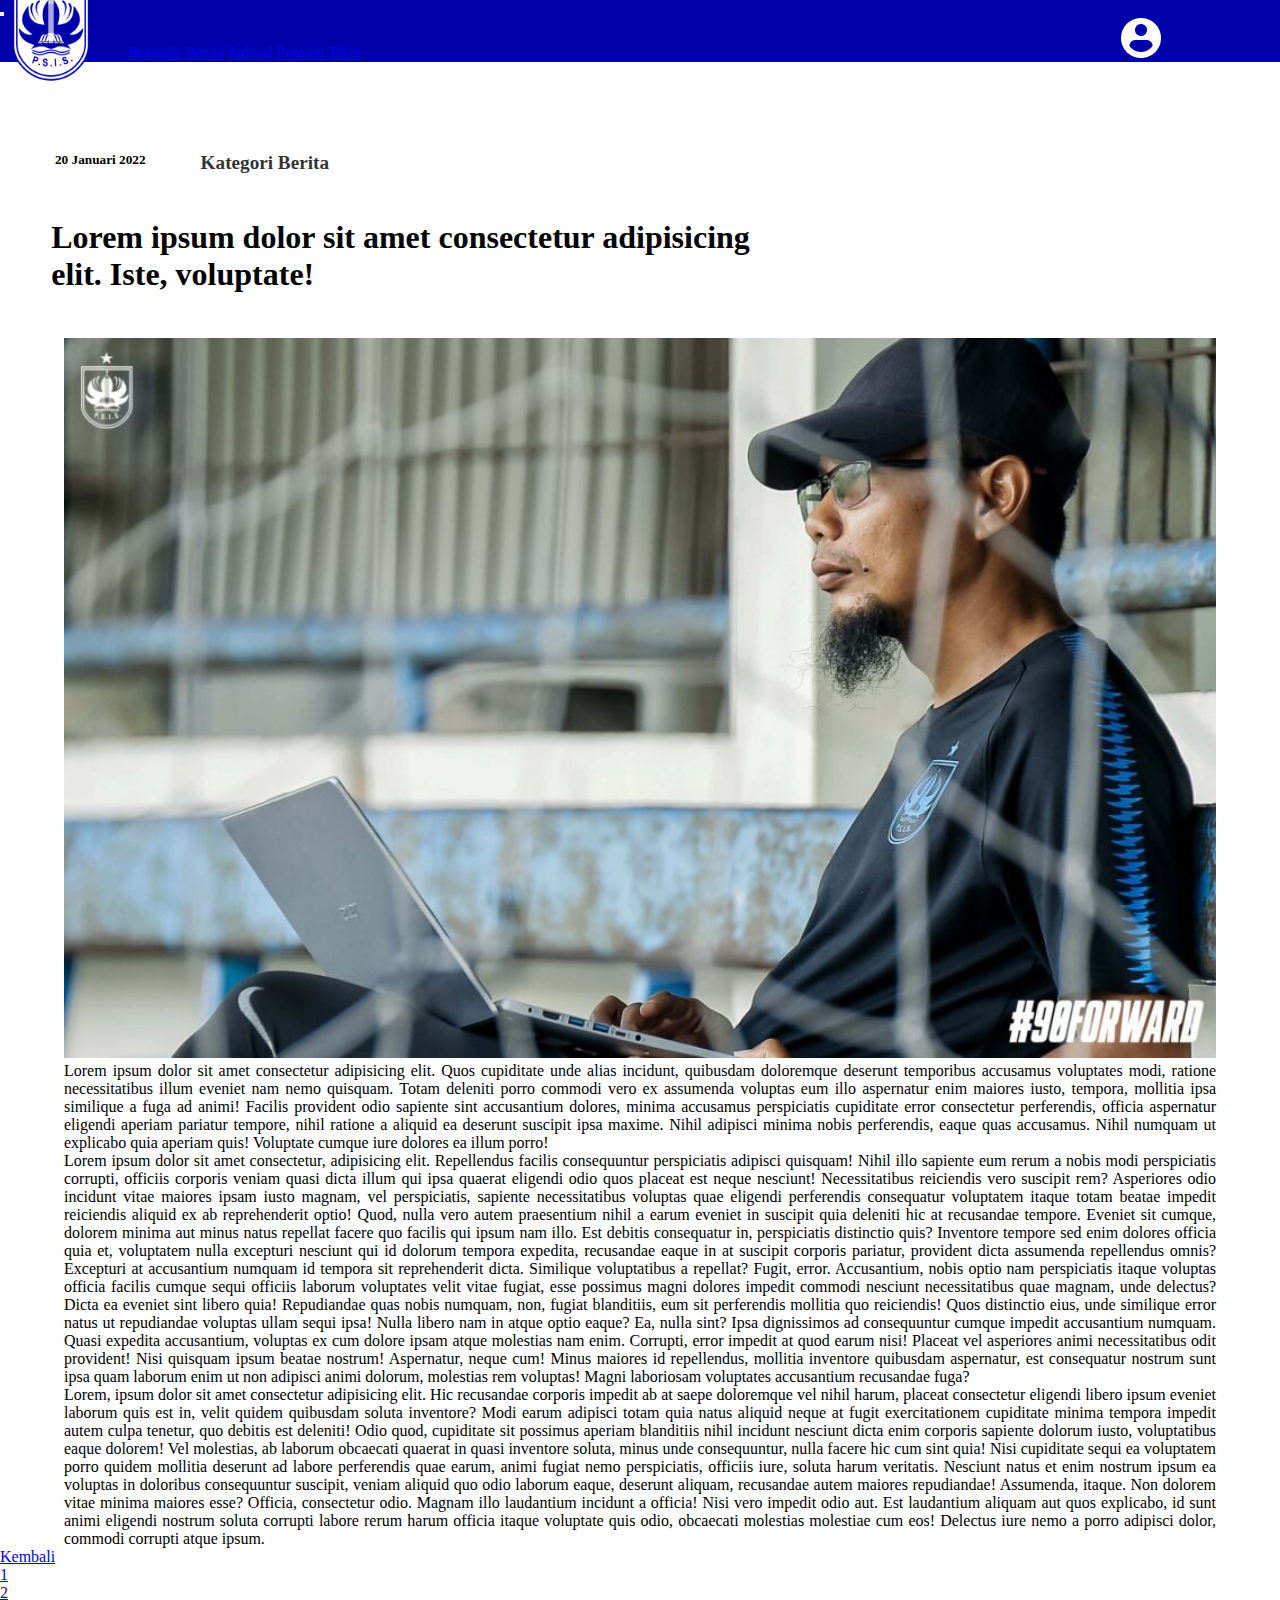
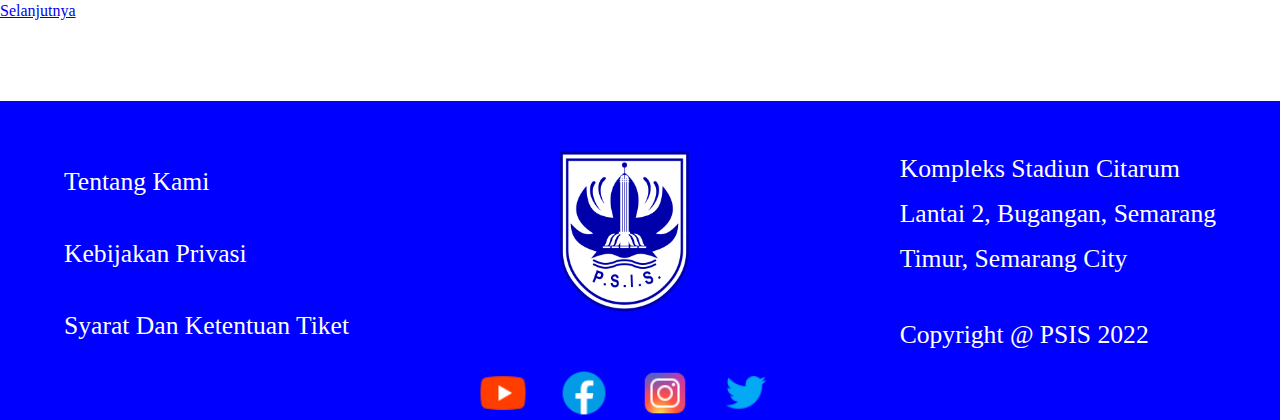
<file: page-4.html>
<!DOCTYPE html>
<html lang="en">
  <head>
    <meta charset="UTF-8" />
    <meta http-equiv="X-UA-Compatible" content="IE=edge" />
    <meta name="viewport" content="width=device-width, initial-scale=1.0" />
    <title>PSIS Semarang</title>
    <link href="https://cdn.jsdelivr.net/npm/bootstrap@5.0.2/dist/css/bootstrap.min.css" rel="stylesheet" integrity="sha384-EVSTQN3/azprG1Anm3QDgpJLIm9Nao0Yz1ztcQTwFspd3yD65VohhpuuCOmLASjC" crossorigin="anonymous" />
    <link rel="stylesheet" href="page-4.css" />
  </head>
  <body>
    <!-- NavBar -->

    <nav class="navbar navbar-expand-lg navbar-dark">
      <div class="container-fluid">
        <div class="logo"><img src="PSIS Semarang.png" alt="" /></div>
        <button class="navbar-toggler" type="button" data-bs-toggle="collapse" data-bs-target="#navbarNavAltMarkup" aria-controls="navbarNavAltMarkup" aria-expanded="false" aria-label="Toggle navigation">
          <span class="navbar-toggler-icon"></span>
        </button>
        <div class="collapse navbar-collapse" id="navbarNavAltMarkup">
          <div class="navbar-nav">
            <a id="profile1" class="nav-link text-white" href="#">Profile</a>
            <a class="nav-link active text-white" aria-current="page" href="page-1.html">Beranda</a>
            <a class="nav-link text-white" href="page-2.html">Berita</a>
            <a class="nav-link text-white" href="page-3.html">Jadwal</a>
            <a class="nav-link text-white" href="page-7.html">Pemain</a>
            <a class="nav-link text-white" href="page-9.html">Tiket</a>
            <a class="nav-link-profile2 text-white" href="#"><img src="Icon-color.png" alt="" /></a>
          </div>
        </div>
      </div>
    </nav>

    <!-- BAGIAN 4 -->

    <div class="bg4-judul">
      <div class="judul1">
        <h5>20 Januari 2022</h5>
        <h6>Kategori Berita</h6>
      </div>
      <div class="judul2">
        <h1>Lorem ipsum dolor sit amet consectetur adipisicing elit. Iste, voluptate!</h1>
      </div>
    </div>
    <div class="bg4-tengah">
      <div class="hero">
        <img src="header-coach-ridwan-1024x640.jpg" alt="" />
      </div>
      <div class="main-text">
        <p>
          Lorem ipsum dolor sit amet consectetur adipisicing elit. Quos cupiditate unde alias incidunt, quibusdam doloremque deserunt temporibus accusamus voluptates modi, ratione necessitatibus illum eveniet nam nemo quisquam. Totam
          deleniti porro commodi vero ex assumenda voluptas eum illo aspernatur enim maiores iusto, tempora, mollitia ipsa similique a fuga ad animi! Facilis provident odio sapiente sint accusantium dolores, minima accusamus perspiciatis
          cupiditate error consectetur perferendis, officia aspernatur eligendi aperiam pariatur tempore, nihil ratione a aliquid ea deserunt suscipit ipsa maxime. Nihil adipisci minima nobis perferendis, eaque quas accusamus. Nihil numquam
          ut explicabo quia aperiam quis! Voluptate cumque iure dolores ea illum porro!
        </p>
        <p>
          Lorem ipsum dolor sit amet consectetur, adipisicing elit. Repellendus facilis consequuntur perspiciatis adipisci quisquam! Nihil illo sapiente eum rerum a nobis modi perspiciatis corrupti, officiis corporis veniam quasi dicta
          illum qui ipsa quaerat eligendi odio quos placeat est neque nesciunt! Necessitatibus reiciendis vero suscipit rem? Asperiores odio incidunt vitae maiores ipsam iusto magnam, vel perspiciatis, sapiente necessitatibus voluptas quae
          eligendi perferendis consequatur voluptatem itaque totam beatae impedit reiciendis aliquid ex ab reprehenderit optio! Quod, nulla vero autem praesentium nihil a earum eveniet in suscipit quia deleniti hic at recusandae tempore.
          Eveniet sit cumque, dolorem minima aut minus natus repellat facere quo facilis qui ipsum nam illo. Est debitis consequatur in, perspiciatis distinctio quis? Inventore tempore sed enim dolores officia quia et, voluptatem nulla
          excepturi nesciunt qui id dolorum tempora expedita, recusandae eaque in at suscipit corporis pariatur, provident dicta assumenda repellendus omnis? Excepturi at accusantium numquam id tempora sit reprehenderit dicta. Similique
          voluptatibus a repellat? Fugit, error. Accusantium, nobis optio nam perspiciatis itaque voluptas officia facilis cumque sequi officiis laborum voluptates velit vitae fugiat, esse possimus magni dolores impedit commodi nesciunt
          necessitatibus quae magnam, unde delectus? Dicta ea eveniet sint libero quia! Repudiandae quas nobis numquam, non, fugiat blanditiis, eum sit perferendis mollitia quo reiciendis! Quos distinctio eius, unde similique error natus ut
          repudiandae voluptas ullam sequi ipsa! Nulla libero nam in atque optio eaque? Ea, nulla sint? Ipsa dignissimos ad consequuntur cumque impedit accusantium numquam. Quasi expedita accusantium, voluptas ex cum dolore ipsam atque
          molestias nam enim. Corrupti, error impedit at quod earum nisi! Placeat vel asperiores animi necessitatibus odit provident! Nisi quisquam ipsum beatae nostrum! Aspernatur, neque cum! Minus maiores id repellendus, mollitia
          inventore quibusdam aspernatur, est consequatur nostrum sunt ipsa quam laborum enim ut non adipisci animi dolorum, molestias rem voluptas! Magni laboriosam voluptates accusantium recusandae fuga?
        </p>
        <p>
          Lorem, ipsum dolor sit amet consectetur adipisicing elit. Hic recusandae corporis impedit ab at saepe doloremque vel nihil harum, placeat consectetur eligendi libero ipsum eveniet laborum quis est in, velit quidem quibusdam soluta
          inventore? Modi earum adipisci totam quia natus aliquid neque at fugit exercitationem cupiditate minima tempora impedit autem culpa tenetur, quo debitis est deleniti! Odio quod, cupiditate sit possimus aperiam blanditiis nihil
          incidunt nesciunt dicta enim corporis sapiente dolorum iusto, voluptatibus eaque dolorem! Vel molestias, ab laborum obcaecati quaerat in quasi inventore soluta, minus unde consequuntur, nulla facere hic cum sint quia! Nisi
          cupiditate sequi ea voluptatem porro quidem mollitia deserunt ad labore perferendis quae earum, animi fugiat nemo perspiciatis, officiis iure, soluta harum veritatis. Nesciunt natus et enim nostrum ipsum ea voluptas in doloribus
          consequuntur suscipit, veniam aliquid quo odio laborum eaque, deserunt aliquam, recusandae autem maiores repudiandae! Assumenda, itaque. Non dolorem vitae minima maiores esse? Officia, consectetur odio. Magnam illo laudantium
          incidunt a officia! Nisi vero impedit odio aut. Est laudantium aliquam aut quos explicabo, id sunt animi eligendi nostrum soluta corrupti labore rerum harum officia itaque voluptate quis odio, obcaecati molestias molestiae cum
          eos! Delectus iure nemo a porro adipisci dolor, commodi corrupti atque ipsum.
        </p>
      </div>
    </div>

    <nav aria-label="Page navigation example">
      <ul class="pagination justify-content-center pt-5">
        <li class="page-item"><a class="page-link" href="page-2.html">Kembali</a></li>
        <li class="page-item"><a class="page-link" href="page-2.html">1</a></li>
        <li class="page-item"><a class="page-link" href="page-4.html">2</a></li>
        <li class="page-item"><a class="page-link" href="page-4.html">Selanjutnya</a></li>
      </ul>
    </nav>

    <!-- Footer -->

    <div class="bg-footer">
      <div class="footer">
        <div class="left">
          <p><a href="#">Tentang Kami</a></p>
          <p><a href="#">Kebijakan Privasi</a></p>
          <p><a href="#">Syarat Dan Ketentuan Tiket</a></p>
        </div>
        <div class="middle">
          <div class="logos">
            <img src="PSIS Semarang.png" alt="" />
          </div>
          <div class="sponsorship">
            <div class="sponsorship1"></div>
            <div class="sponsorship2"></div>
            <div class="sponsorship3"></div>
            <div class="sponsorship4"></div>
          </div>
        </div>
        <div class="right">
          <div class="locate">
            <p>Kompleks Stadiun Citarum</p>
            <p>Lantai 2, Bugangan, Semarang</p>
            <p>Timur, Semarang City</p>
          </div>
          <div class="copyright">
            <p>Copyright @ PSIS 2022</p>
          </div>
        </div>
      </div>
    </div>

    <script src="https://cdn.jsdelivr.net/npm/bootstrap@5.0.2/dist/js/bootstrap.bundle.min.js" integrity="sha384-MrcW6ZMFYlzcLA8Nl+NtUVF0sA7MsXsP1UyJoMp4YLEuNSfAP+JcXn/tWtIaxVXM" crossorigin="anonymous"></script>
  </body>
</html>
</file>
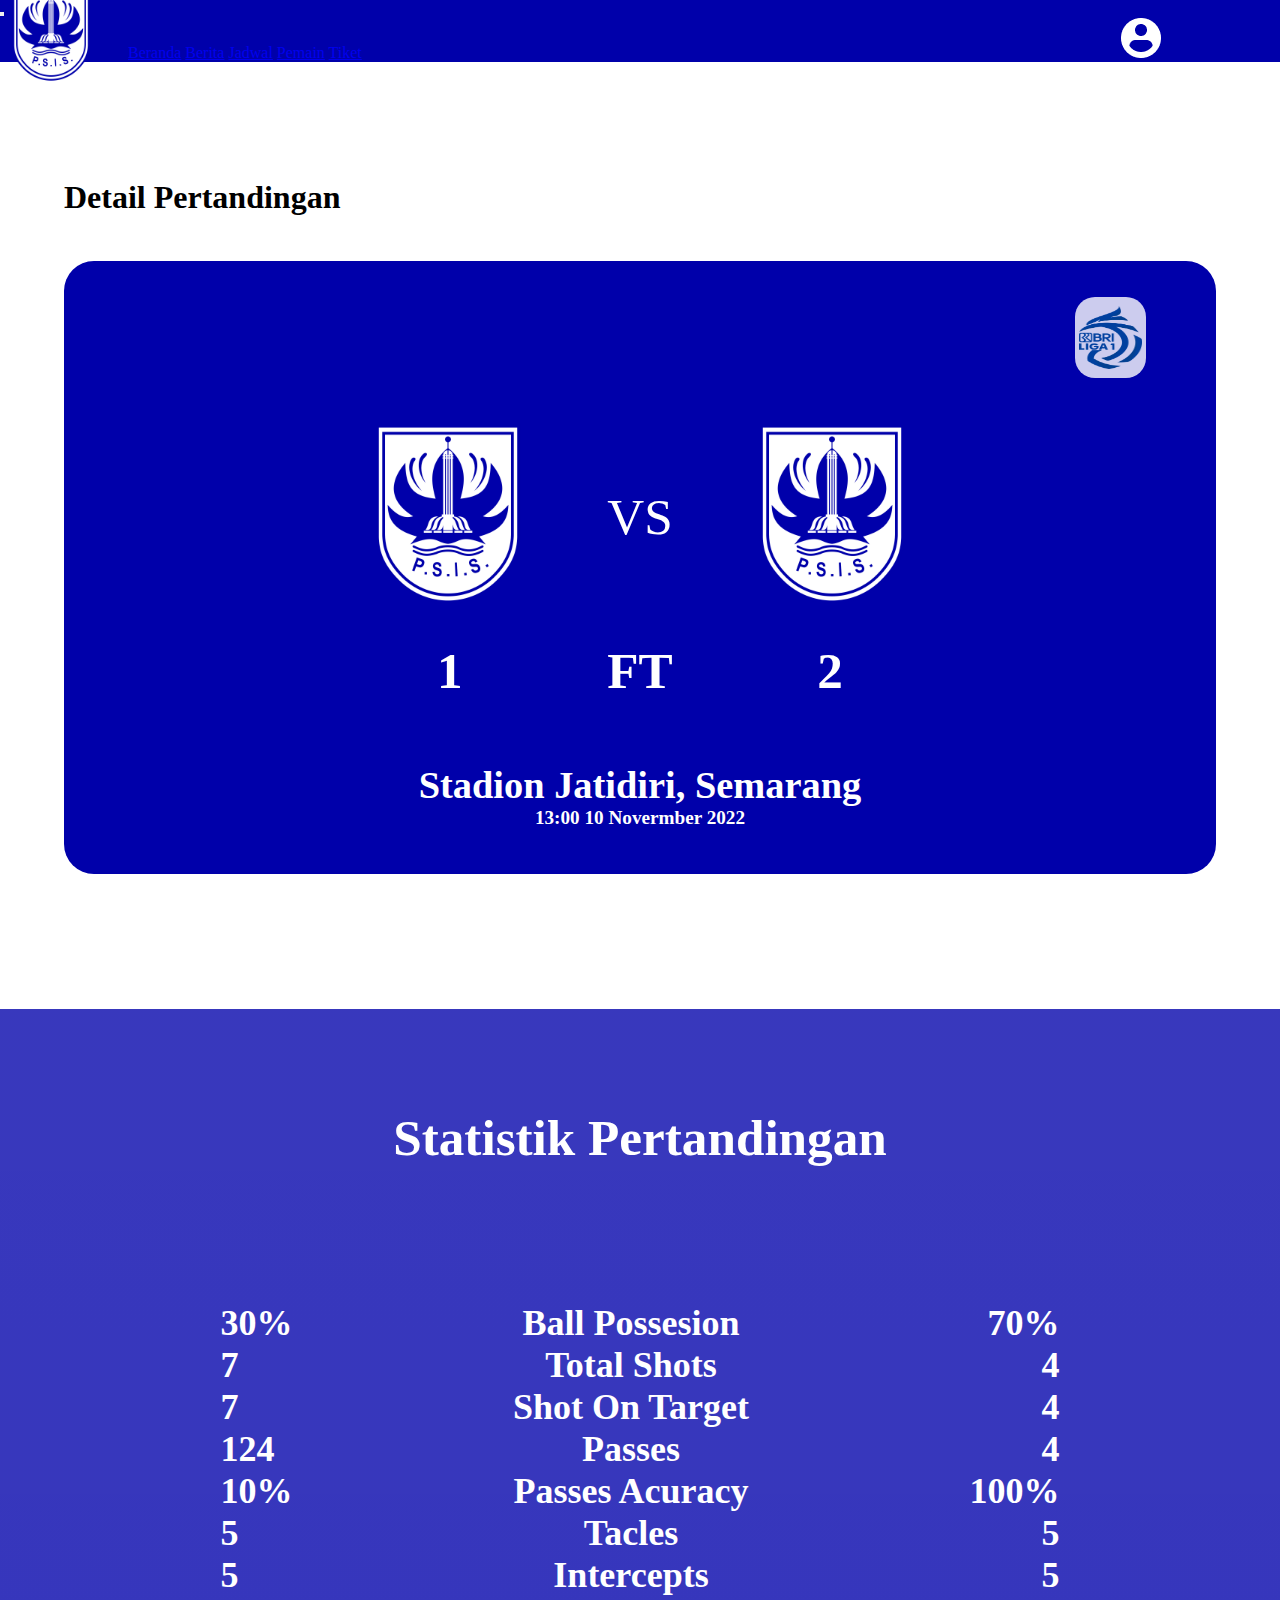
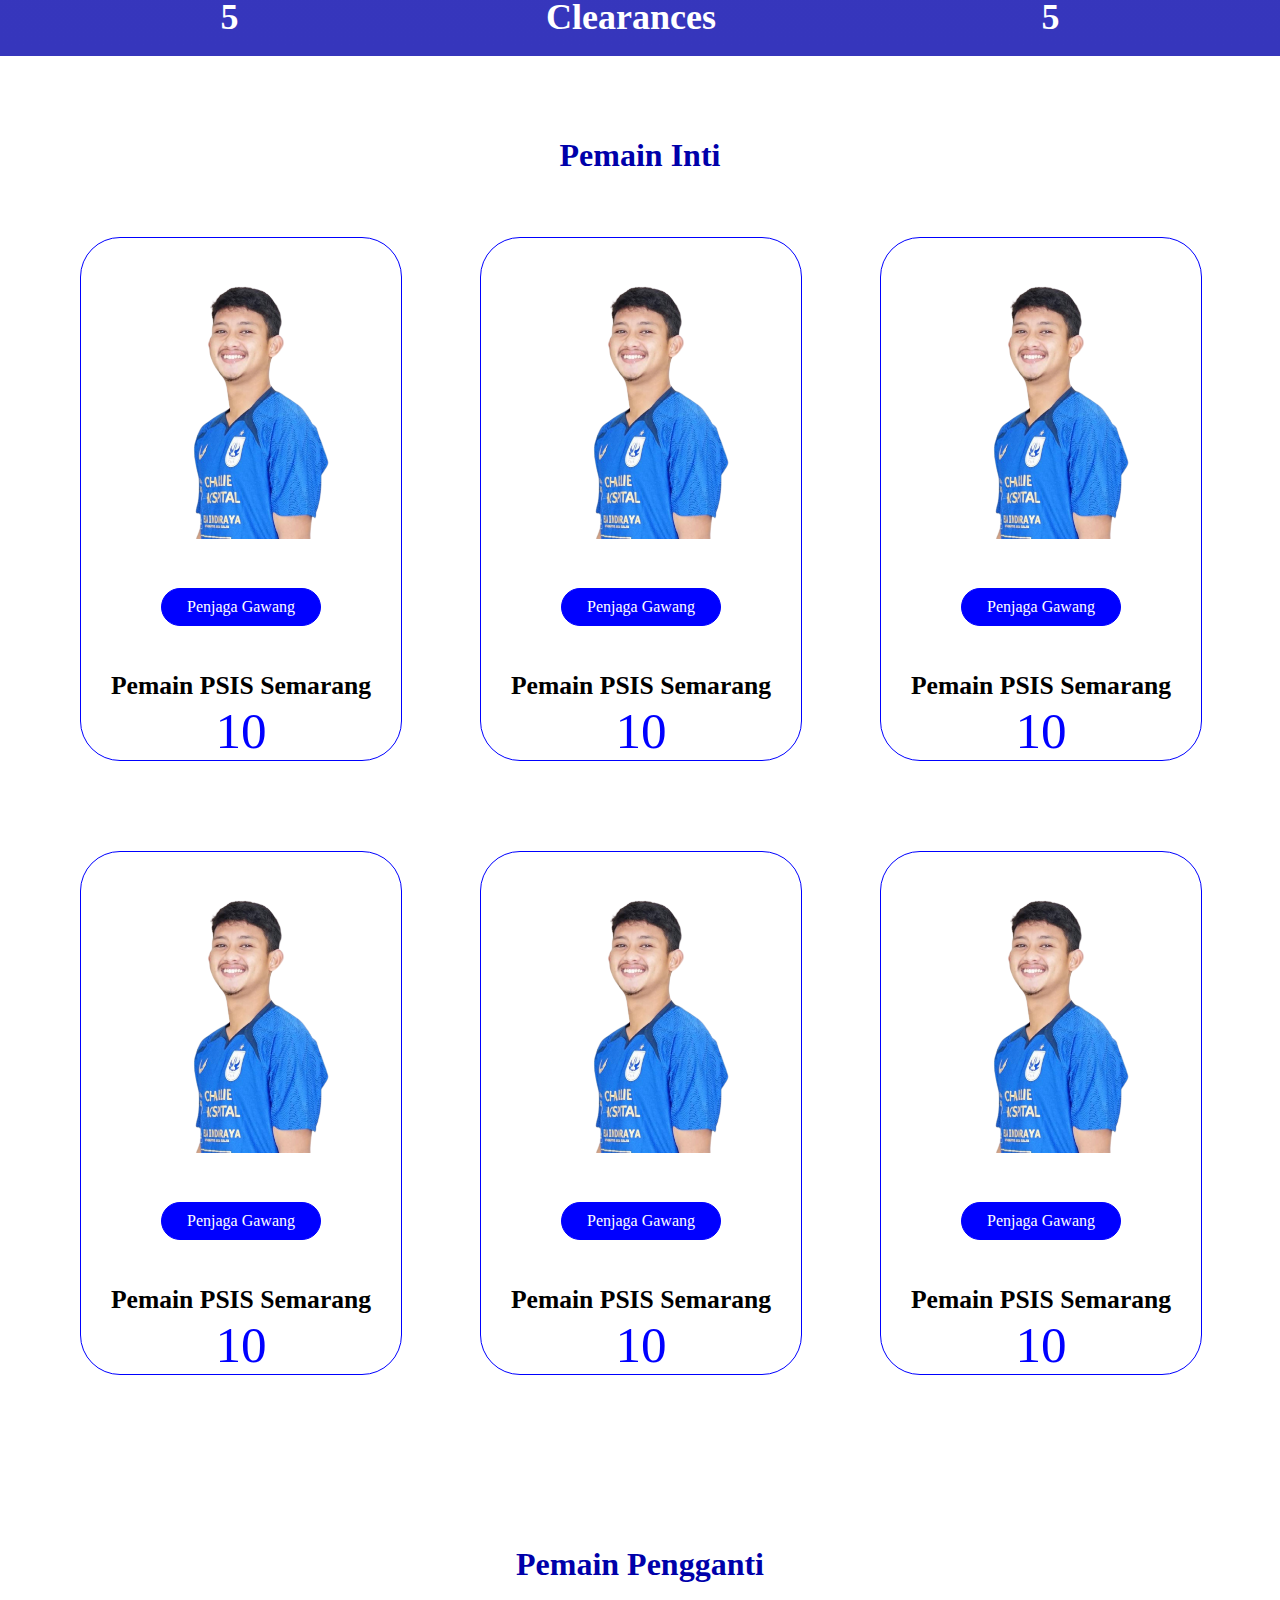
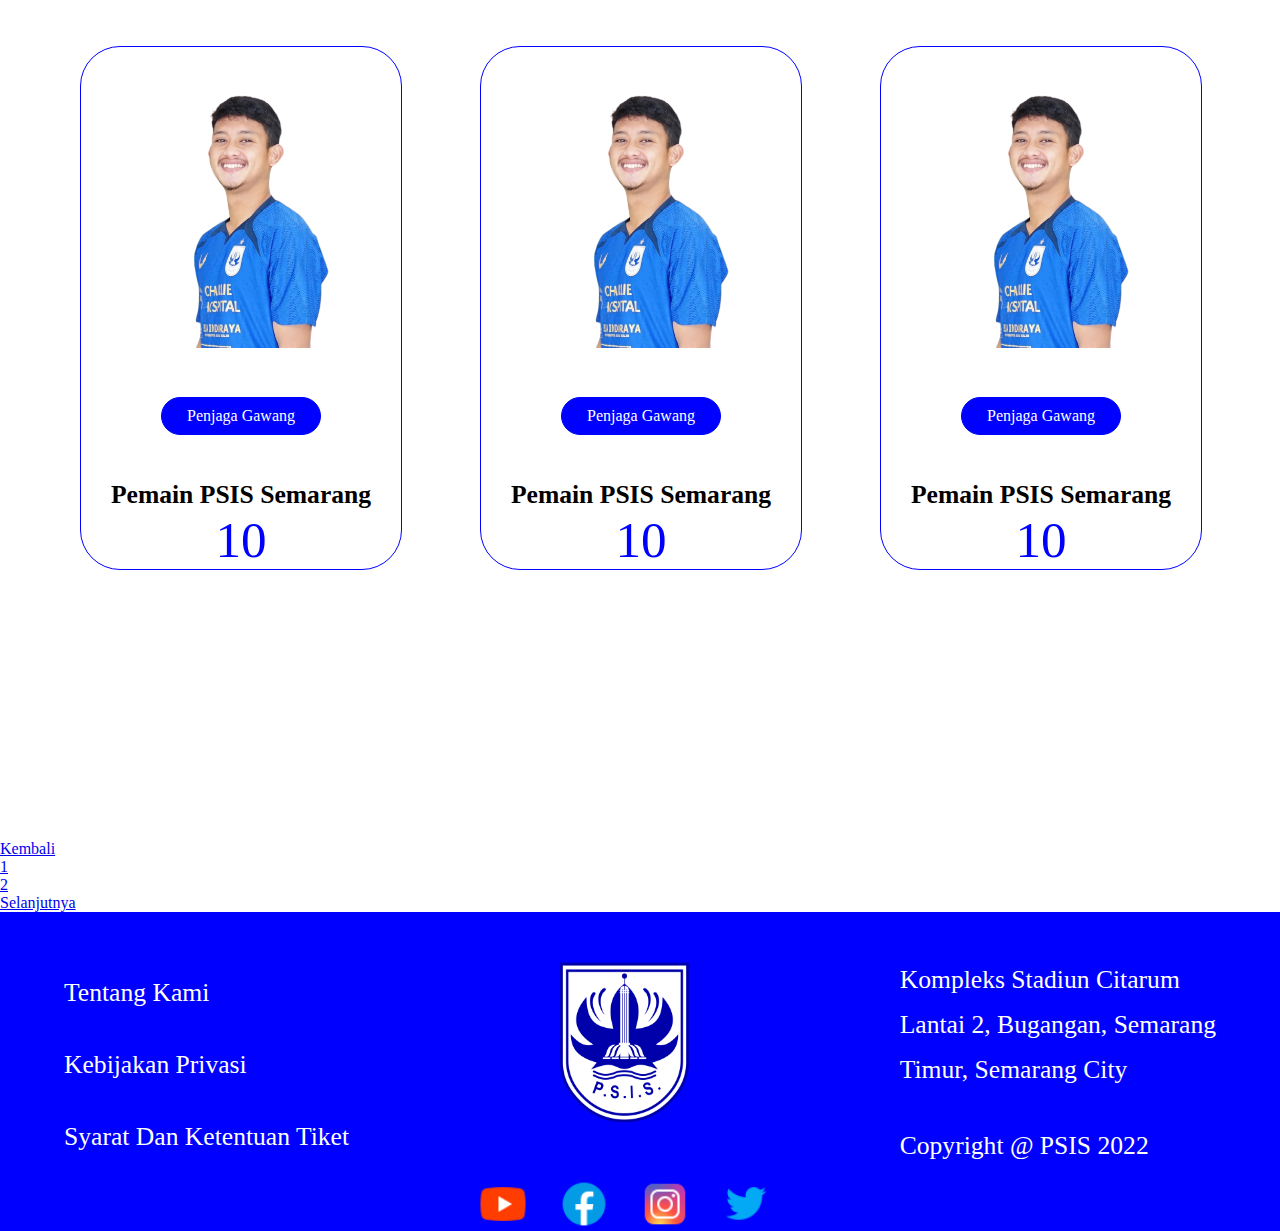
<file: page-5.html>
<!DOCTYPE html>
<html lang="en">
  <head>
    <meta charset="UTF-8" />
    <meta http-equiv="X-UA-Compatible" content="IE=edge" />
    <meta name="viewport" content="width=device-width, initial-scale=1.0" />
    <title>PSIS Semarang</title>
    <link href="https://cdn.jsdelivr.net/npm/bootstrap@5.0.2/dist/css/bootstrap.min.css" rel="stylesheet" integrity="sha384-EVSTQN3/azprG1Anm3QDgpJLIm9Nao0Yz1ztcQTwFspd3yD65VohhpuuCOmLASjC" crossorigin="anonymous" />
    <link rel="stylesheet" href="page-5.css" />
  </head>
  <body>
    <nav class="navbar navbar-expand-lg navbar-dark">
      <div class="container-fluid">
        <div class="logo"><img src="PSIS Semarang.png" alt="" /></div>
        <button class="navbar-toggler" type="button" data-bs-toggle="collapse" data-bs-target="#navbarNavAltMarkup" aria-controls="navbarNavAltMarkup" aria-expanded="false" aria-label="Toggle navigation">
          <span class="navbar-toggler-icon"></span>
        </button>
        <div class="collapse navbar-collapse" id="navbarNavAltMarkup">
          <div class="navbar-nav">
            <a id="profile1" class="nav-link text-white" href="#">Profile</a>
            <a class="nav-link active text-white" aria-current="page" href="page-1.html">Beranda</a>
            <a class="nav-link text-white" href="page-2.html">Berita</a>
            <a class="nav-link text-white" href="page-3.html">Jadwal</a>
            <a class="nav-link text-white" href="page-7.html">Pemain</a>
            <a class="nav-link text-white" href="page-9.html">Tiket</a>
            <a class="nav-link-profile2 text-white" href="#"><img src="Icon-color.png" alt="" /></a>
          </div>
        </div>
      </div>
    </nav>

    <!-- BAGIAN 5 -->

    <div class="bg5-judul">
      <h1>Detail Pertandingan</h1>
    </div>

    <div class="bg5-jadwal">
      <div class="bg5-tgl">
        <!-- <h6>12/12/2022</h6> -->
        <div id="bg5-gbr"><img src="BRI_Liga_1.svg.png" alt="" /></div>
      </div>
      <div class="bg5-tgh">
        <div class="bg5-team1">
          <img src="PSIS Semarang.png" alt="" />
        </div>
        <div id="bg5-vs">VS</div>
        <div class="bg5-team2"><img src="PSIS Semarang.png" alt="" /></div>
      </div>
      <div id="bg5-ft">
        <h1>1</h1>
        <h1>FT</h1>
        <h1>2</h1>
      </div>
      <div class="bg5-lokasi">
        <h1>Stadion Jatidiri, Semarang</h1>
        <p>13:00 10 Novermber 2022</p>
      </div>
    </div>

    <div class="stats-bgc-5">
      <div class="stats">
        <div class="bg5-judul2">
          <h1>Statistik Pertandingan</h1>
        </div>
        <div class="bg5-stats">
          <div class="kiri">
            <p>30%</p>
            <p>7</p>
            <p>7</p>
            <p>124</p>
            <p>10%</p>
            <p>5</p>
            <p>5</p>
            <p>5</p>
          </div>
          <div class="tengah">
            <p>Ball Possesion</p>
            <p>Total Shots</p>
            <p>Shot On Target</p>
            <p>Passes</p>
            <p>Passes Acuracy</p>
            <p>Tacles</p>
            <p>Intercepts</p>
            <p>Clearances</p>
          </div>
          <div class="kanan">
            <p>70%</p>
            <p>4</p>
            <p>4</p>
            <p>4</p>
            <p>100%</p>
            <p>5</p>
            <p>5</p>
            <p>5</p>
          </div>
        </div>
      </div>
    </div>

    <div class="inti">
      <h1>Pemain Inti</h1>
    </div>

    <div class="pemain">
      <div class="card-pemain">
        <div class="gambar-pemain">
          <img src="058489700_1641710428-IMG-20220109-WA0006-removebg-preview.png" alt="Pemain Bola" />
        </div>
        <div class="role-pemain">
          <p>Penjaga Gawang</p>
        </div>
        <div class="team-pemain">
          <h2>Pemain PSIS Semarang</h2>
          <p>10</p>
        </div>
      </div>

      <div class="card-pemain">
        <div class="gambar-pemain">
          <img src="058489700_1641710428-IMG-20220109-WA0006-removebg-preview.png" alt="Pemain Bola" />
        </div>
        <div class="role-pemain">
          <p>Penjaga Gawang</p>
        </div>
        <div class="team-pemain">
          <h2>Pemain PSIS Semarang</h2>
          <p>10</p>
        </div>
      </div>

      <div class="card-pemain">
        <div class="gambar-pemain">
          <img src="058489700_1641710428-IMG-20220109-WA0006-removebg-preview.png" alt="Pemain Bola" />
        </div>
        <div class="role-pemain">
          <p>Penjaga Gawang</p>
        </div>
        <div class="team-pemain">
          <h2>Pemain PSIS Semarang</h2>
          <p>10</p>
        </div>
      </div>
      <div class="card-pemain">
        <div class="gambar-pemain">
          <img src="058489700_1641710428-IMG-20220109-WA0006-removebg-preview.png" alt="Pemain Bola" />
        </div>
        <div class="role-pemain">
          <p>Penjaga Gawang</p>
        </div>
        <div class="team-pemain">
          <h2>Pemain PSIS Semarang</h2>
          <p>10</p>
        </div>
      </div>

      <div class="card-pemain">
        <div class="gambar-pemain">
          <img src="058489700_1641710428-IMG-20220109-WA0006-removebg-preview.png" alt="Pemain Bola" />
        </div>
        <div class="role-pemain">
          <p>Penjaga Gawang</p>
        </div>
        <div class="team-pemain">
          <h2>Pemain PSIS Semarang</h2>
          <p>10</p>
        </div>
      </div>

      <div class="card-pemain">
        <div class="gambar-pemain">
          <img src="058489700_1641710428-IMG-20220109-WA0006-removebg-preview.png" alt="Pemain Bola" />
        </div>
        <div class="role-pemain">
          <p>Penjaga Gawang</p>
        </div>
        <div class="team-pemain">
          <h2>Pemain PSIS Semarang</h2>
          <p>10</p>
        </div>
      </div>
    </div>

    <div class="pengganti">
      <h1>Pemain Pengganti</h1>
    </div>

    <div class="pemain-pengganti">
      <div class="card-pemain-pengganti">
        <div class="gambar-pemain">
          <img src="058489700_1641710428-IMG-20220109-WA0006-removebg-preview.png" alt="Pemain Bola" />
        </div>
        <div class="role-pemain">
          <p>Penjaga Gawang</p>
        </div>
        <div class="team-pemain">
          <h2>Pemain PSIS Semarang</h2>
          <p>10</p>
        </div>
      </div>

      <div class="card-pemain-pengganti">
        <div class="gambar-pemain">
          <img src="058489700_1641710428-IMG-20220109-WA0006-removebg-preview.png" alt="Pemain Bola" />
        </div>
        <div class="role-pemain">
          <p>Penjaga Gawang</p>
        </div>
        <div class="team-pemain">
          <h2>Pemain PSIS Semarang</h2>
          <p>10</p>
        </div>
      </div>

      <div class="card-pemain-pengganti">
        <div class="gambar-pemain">
          <img src="058489700_1641710428-IMG-20220109-WA0006-removebg-preview.png" alt="Pemain Bola" />
        </div>
        <div class="role-pemain">
          <p>Penjaga Gawang</p>
        </div>
        <div class="team-pemain">
          <h2>Pemain PSIS Semarang</h2>
          <p>10</p>
        </div>
      </div>
    </div>

    <nav aria-label="Page navigation example">
      <ul class="pagination justify-content-center pb-5">
        <li class="page-item"><a class="page-link" href="page-3.html">Kembali</a></li>
        <li class="page-item"><a class="page-link" href="page-3.html">1</a></li>
        <li class="page-item"><a class="page-link" href="page-5.html">2</a></li>
        <li class="page-item"><a class="page-link" href="page-5.html">Selanjutnya</a></li>
      </ul>
    </nav>

    <!-- Footer -->

    <div class="bg-footer">
      <div class="footer">
        <div class="left">
          <p><a href="#">Tentang Kami</a></p>
          <p><a href="#">Kebijakan Privasi</a></p>
          <p><a href="#">Syarat Dan Ketentuan Tiket</a></p>
        </div>
        <div class="middle">
          <div class="logos">
            <img src="PSIS Semarang.png" alt="" />
          </div>
          <div class="sponsorship">
            <div class="sponsorship1"></div>
            <div class="sponsorship2"></div>
            <div class="sponsorship3"></div>
            <div class="sponsorship4"></div>
          </div>
        </div>
        <div class="right">
          <div class="locate">
            <p>Kompleks Stadiun Citarum</p>
            <p>Lantai 2, Bugangan, Semarang</p>
            <p>Timur, Semarang City</p>
          </div>
          <div class="copyright">
            <p>Copyright @ PSIS 2022</p>
          </div>
        </div>
      </div>
    </div>

    <script src="https://cdn.jsdelivr.net/npm/bootstrap@5.0.2/dist/js/bootstrap.bundle.min.js" integrity="sha384-MrcW6ZMFYlzcLA8Nl+NtUVF0sA7MsXsP1UyJoMp4YLEuNSfAP+JcXn/tWtIaxVXM" crossorigin="anonymous"></script>
  </body>
</html>
</file>
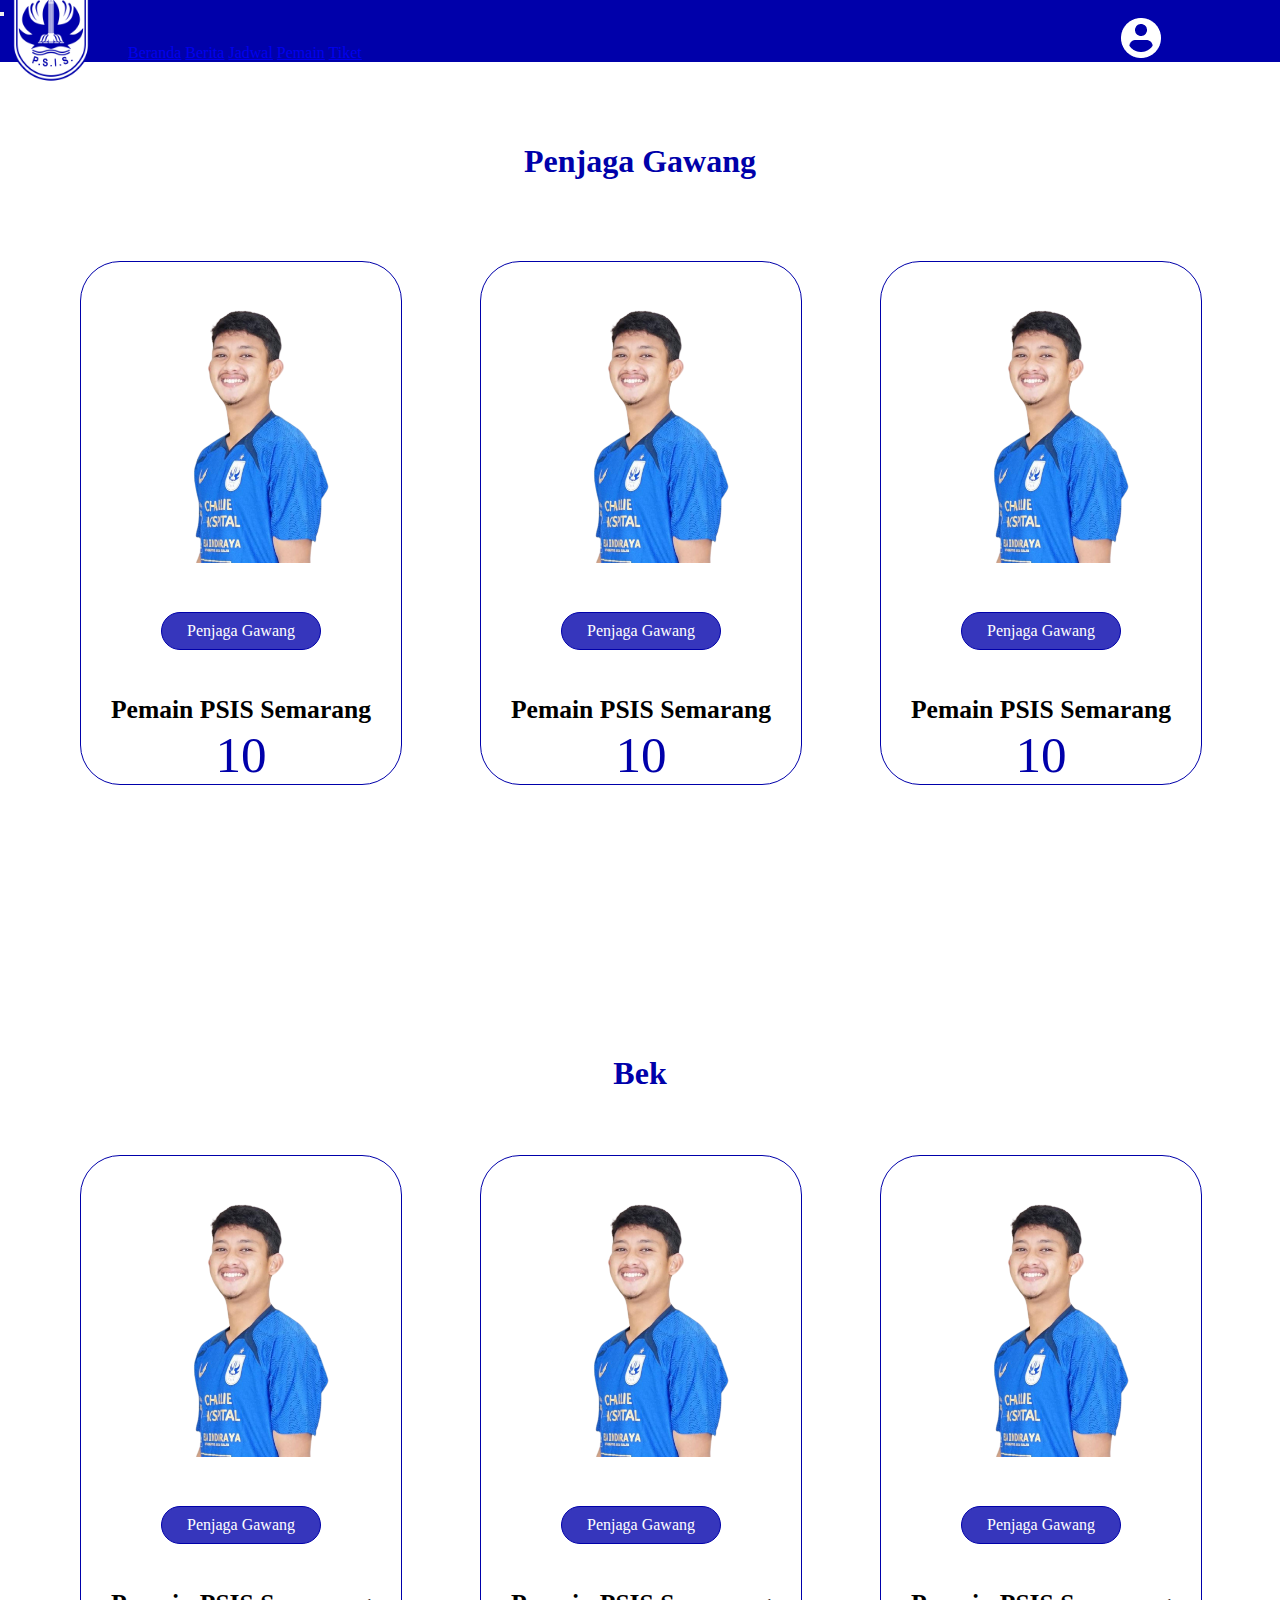
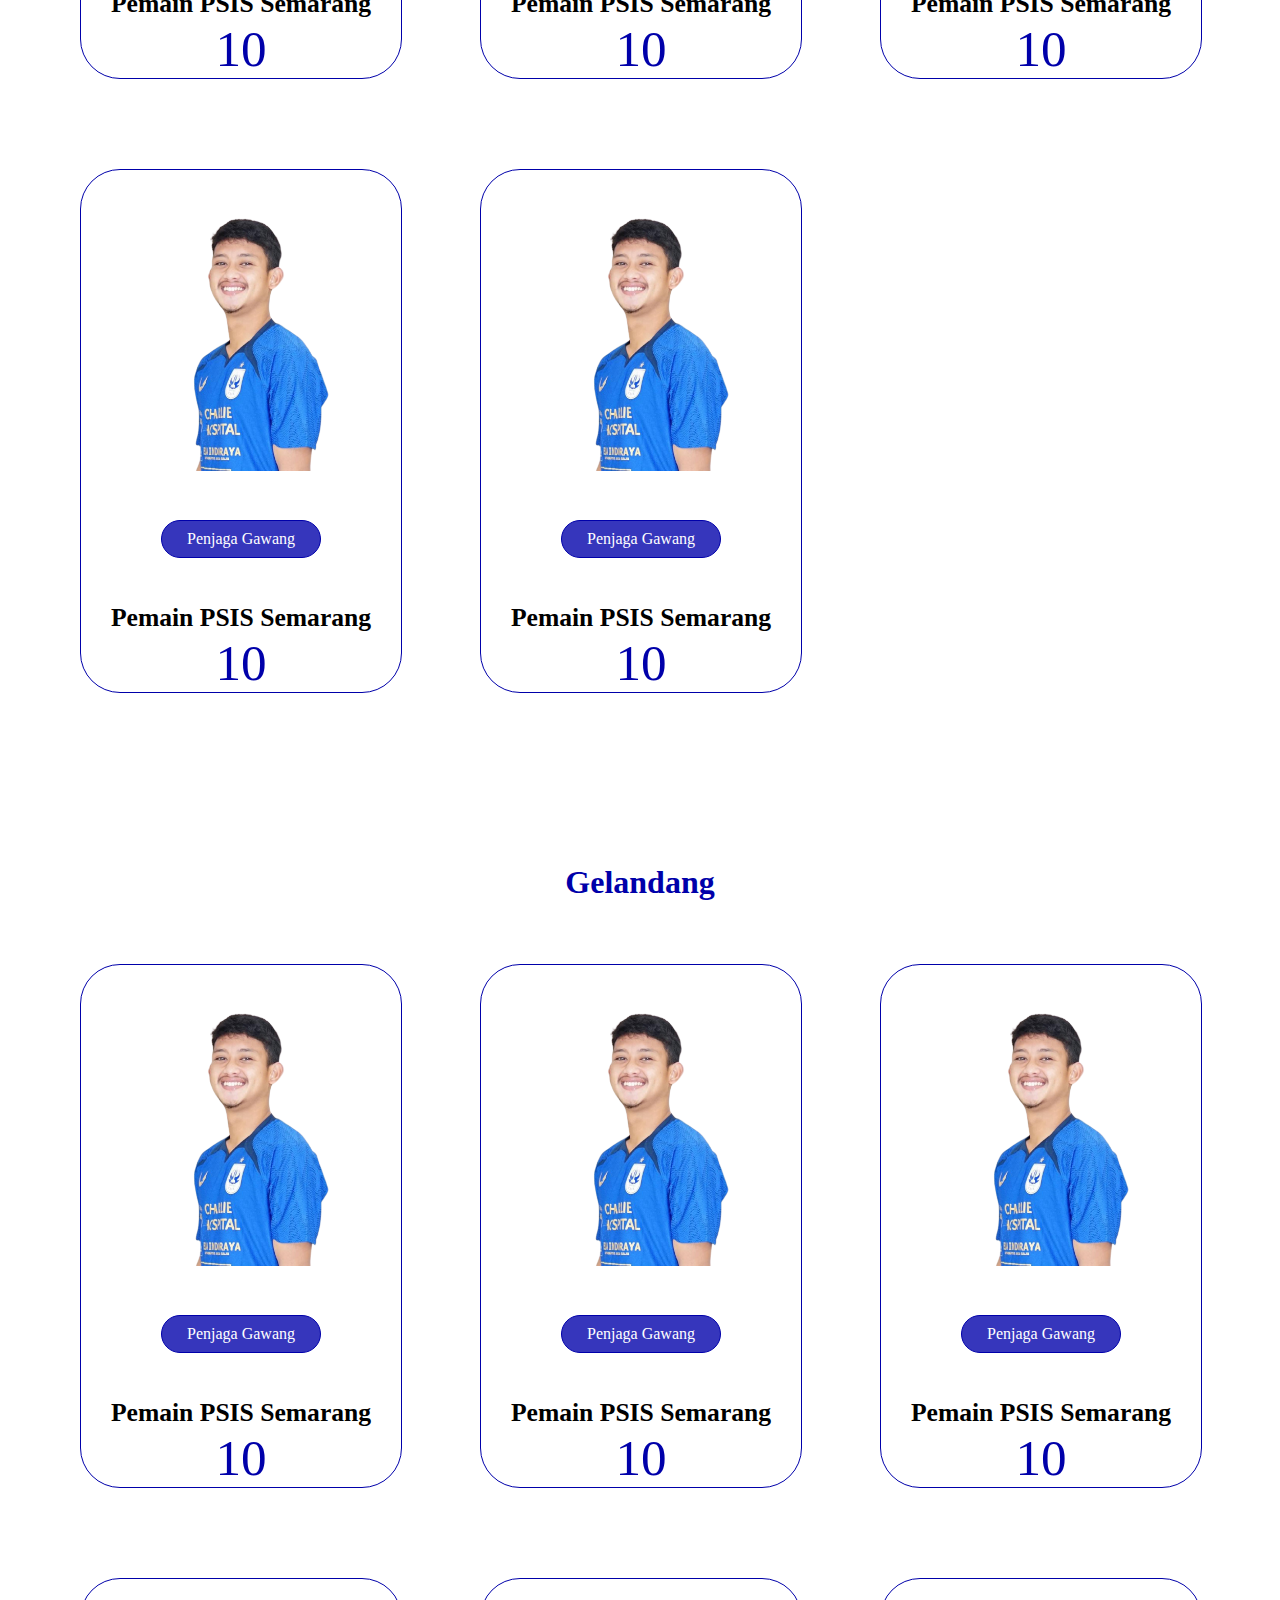
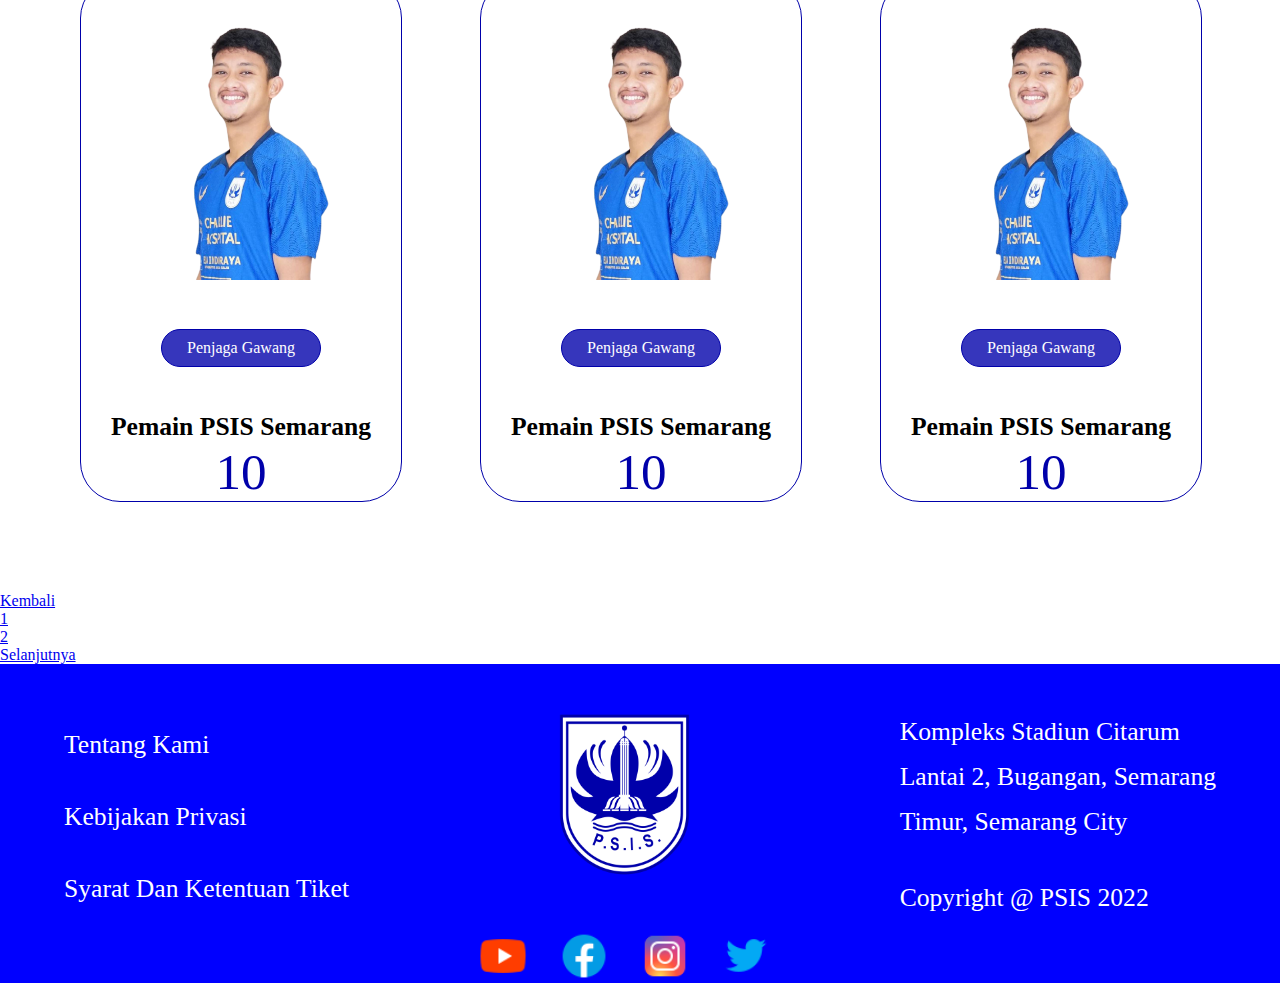
<file: page-6.html>
<!DOCTYPE html>
<html lang="en">
  <head>
    <meta charset="UTF-8" />
    <meta http-equiv="X-UA-Compatible" content="IE=edge" />
    <meta name="viewport" content="width=device-width, initial-scale=1.0" />
    <title>PSIS Semarang</title>
    <link href="https://cdn.jsdelivr.net/npm/bootstrap@5.0.2/dist/css/bootstrap.min.css" rel="stylesheet" integrity="sha384-EVSTQN3/azprG1Anm3QDgpJLIm9Nao0Yz1ztcQTwFspd3yD65VohhpuuCOmLASjC" crossorigin="anonymous" />
    <link rel="stylesheet" href="page-6.css" />
  </head>
  <body>
    <nav class="navbar navbar-expand-lg navbar-dark">
      <div class="container-fluid">
        <div class="logo"><img src="PSIS Semarang.png" alt="" /></div>
        <button class="navbar-toggler" type="button" data-bs-toggle="collapse" data-bs-target="#navbarNavAltMarkup" aria-controls="navbarNavAltMarkup" aria-expanded="false" aria-label="Toggle navigation">
          <span class="navbar-toggler-icon"></span>
        </button>
        <div class="collapse navbar-collapse" id="navbarNavAltMarkup">
          <div class="navbar-nav">
            <a id="profile1" class="nav-link text-white" href="#">Profile</a>
            <a class="nav-link active text-white" aria-current="page" href="page-1.html">Beranda</a>
            <a class="nav-link text-white" href="page-2.html">Berita</a>
            <a class="nav-link text-white" href="page-3.html">Jadwal</a>
            <a class="nav-link text-white" href="page-7.html">Pemain</a>
            <a class="nav-link text-white" href="page-9.html">Tiket</a>
            <a class="nav-link-profile2 text-white" href="#"><img src="Icon-color.png" alt="" /></a>
          </div>
        </div>
      </div>
    </nav>

    <!-- BAGIAN 6 -->

    <div class="gawang">
      <h1>Penjaga Gawang</h1>
    </div>

    <div class="penjaga-gawang">
      <div class="card-penjaga-gawang">
        <div class="gambar-pemain">
          <img src="058489700_1641710428-IMG-20220109-WA0006-removebg-preview.png" alt="Pemain Bola" />
        </div>
        <div class="role-pemain">
          <p>Penjaga Gawang</p>
        </div>
        <div class="team-pemain">
          <h2>Pemain PSIS Semarang</h2>
          <p>10</p>
        </div>
      </div>

      <div class="card-penjaga-gawang">
        <div class="gambar-pemain">
          <img src="058489700_1641710428-IMG-20220109-WA0006-removebg-preview.png" alt="Pemain Bola" />
        </div>
        <div class="role-pemain">
          <p>Penjaga Gawang</p>
        </div>
        <div class="team-pemain">
          <h2>Pemain PSIS Semarang</h2>
          <p>10</p>
        </div>
      </div>

      <div class="card-penjaga-gawang">
        <div class="gambar-pemain">
          <img src="058489700_1641710428-IMG-20220109-WA0006-removebg-preview.png" alt="Pemain Bola" />
        </div>
        <div class="role-pemain">
          <p>Penjaga Gawang</p>
        </div>
        <div class="team-pemain">
          <h2>Pemain PSIS Semarang</h2>
          <p>10</p>
        </div>
      </div>
    </div>

    <div class="bek">
      <h1>Bek</h1>
    </div>

    <div class="pemain">
      <div class="card-pemain">
        <div class="gambar-pemain">
          <img src="058489700_1641710428-IMG-20220109-WA0006-removebg-preview.png" alt="Pemain Bola" />
        </div>
        <div class="role-pemain">
          <p>Penjaga Gawang</p>
        </div>
        <div class="team-pemain">
          <h2>Pemain PSIS Semarang</h2>
          <p>10</p>
        </div>
      </div>

      <div class="card-pemain">
        <div class="gambar-pemain">
          <img src="058489700_1641710428-IMG-20220109-WA0006-removebg-preview.png" alt="Pemain Bola" />
        </div>
        <div class="role-pemain">
          <p>Penjaga Gawang</p>
        </div>
        <div class="team-pemain">
          <h2>Pemain PSIS Semarang</h2>
          <p>10</p>
        </div>
      </div>

      <div class="card-pemain">
        <div class="gambar-pemain">
          <img src="058489700_1641710428-IMG-20220109-WA0006-removebg-preview.png" alt="Pemain Bola" />
        </div>
        <div class="role-pemain">
          <p>Penjaga Gawang</p>
        </div>
        <div class="team-pemain">
          <h2>Pemain PSIS Semarang</h2>
          <p>10</p>
        </div>
      </div>
      <div class="card-pemain">
        <div class="gambar-pemain">
          <img src="058489700_1641710428-IMG-20220109-WA0006-removebg-preview.png" alt="Pemain Bola" />
        </div>
        <div class="role-pemain">
          <p>Penjaga Gawang</p>
        </div>
        <div class="team-pemain">
          <h2>Pemain PSIS Semarang</h2>
          <p>10</p>
        </div>
      </div>

      <div class="card-pemain">
        <div class="gambar-pemain">
          <img src="058489700_1641710428-IMG-20220109-WA0006-removebg-preview.png" alt="Pemain Bola" />
        </div>
        <div class="role-pemain">
          <p>Penjaga Gawang</p>
        </div>
        <div class="team-pemain">
          <h2>Pemain PSIS Semarang</h2>
          <p>10</p>
        </div>
      </div>
    </div>

    <div class="gelandang">
      <h1>Gelandang</h1>
    </div>

    <div class="pemain">
      <div class="card-pemain">
        <div class="gambar-pemain">
          <img src="058489700_1641710428-IMG-20220109-WA0006-removebg-preview.png" alt="Pemain Bola" />
        </div>
        <div class="role-pemain">
          <p>Penjaga Gawang</p>
        </div>
        <div class="team-pemain">
          <h2>Pemain PSIS Semarang</h2>
          <p>10</p>
        </div>
      </div>

      <div class="card-pemain">
        <div class="gambar-pemain">
          <img src="058489700_1641710428-IMG-20220109-WA0006-removebg-preview.png" alt="Pemain Bola" />
        </div>
        <div class="role-pemain">
          <p>Penjaga Gawang</p>
        </div>
        <div class="team-pemain">
          <h2>Pemain PSIS Semarang</h2>
          <p>10</p>
        </div>
      </div>

      <div class="card-pemain">
        <div class="gambar-pemain">
          <img src="058489700_1641710428-IMG-20220109-WA0006-removebg-preview.png" alt="Pemain Bola" />
        </div>
        <div class="role-pemain">
          <p>Penjaga Gawang</p>
        </div>
        <div class="team-pemain">
          <h2>Pemain PSIS Semarang</h2>
          <p>10</p>
        </div>
      </div>
      <div class="card-pemain">
        <div class="gambar-pemain">
          <img src="058489700_1641710428-IMG-20220109-WA0006-removebg-preview.png" alt="Pemain Bola" />
        </div>
        <div class="role-pemain">
          <p>Penjaga Gawang</p>
        </div>
        <div class="team-pemain">
          <h2>Pemain PSIS Semarang</h2>
          <p>10</p>
        </div>
      </div>

      <div class="card-pemain">
        <div class="gambar-pemain">
          <img src="058489700_1641710428-IMG-20220109-WA0006-removebg-preview.png" alt="Pemain Bola" />
        </div>
        <div class="role-pemain">
          <p>Penjaga Gawang</p>
        </div>
        <div class="team-pemain">
          <h2>Pemain PSIS Semarang</h2>
          <p>10</p>
        </div>
      </div>

      <div class="card-pemain">
        <div class="gambar-pemain">
          <img src="058489700_1641710428-IMG-20220109-WA0006-removebg-preview.png" alt="Pemain Bola" />
        </div>
        <div class="role-pemain">
          <p>Penjaga Gawang</p>
        </div>
        <div class="team-pemain">
          <h2>Pemain PSIS Semarang</h2>
          <p>10</p>
        </div>
      </div>
    </div>

    <nav aria-label="Page navigation example">
      <ul class="pagination justify-content-center pb-5">
        <li class="page-item"><a class="page-link" href="page-9.html">Kembali</a></li>
        <li class="page-item"><a class="page-link" href="page-9.html">1</a></li>
        <li class="page-item"><a class="page-link" href="page-8.html">2</a></li>
        <li class="page-item"><a class="page-link" href="page-8.html">Selanjutnya</a></li>
      </ul>
    </nav>

    <!-- Footer -->

    <div class="bg-footer">
      <div class="footer">
        <div class="left">
          <p><a href="#">Tentang Kami</a></p>
          <p><a href="#">Kebijakan Privasi</a></p>
          <p><a href="#">Syarat Dan Ketentuan Tiket</a></p>
        </div>
        <div class="middle">
          <div class="logos">
            <img src="PSIS Semarang.png" alt="" />
          </div>
          <div class="sponsorship">
            <div class="sponsorship1"></div>
            <div class="sponsorship2"></div>
            <div class="sponsorship3"></div>
            <div class="sponsorship4"></div>
          </div>
        </div>
        <div class="right">
          <div class="locate">
            <p>Kompleks Stadiun Citarum</p>
            <p>Lantai 2, Bugangan, Semarang</p>
            <p>Timur, Semarang City</p>
          </div>
          <div class="copyright">
            <p>Copyright @ PSIS 2022</p>
          </div>
        </div>
      </div>
    </div>

    <script src="https://cdn.jsdelivr.net/npm/bootstrap@5.0.2/dist/js/bootstrap.bundle.min.js" integrity="sha384-MrcW6ZMFYlzcLA8Nl+NtUVF0sA7MsXsP1UyJoMp4YLEuNSfAP+JcXn/tWtIaxVXM" crossorigin="anonymous"></script>
  </body>
</html>
</file>
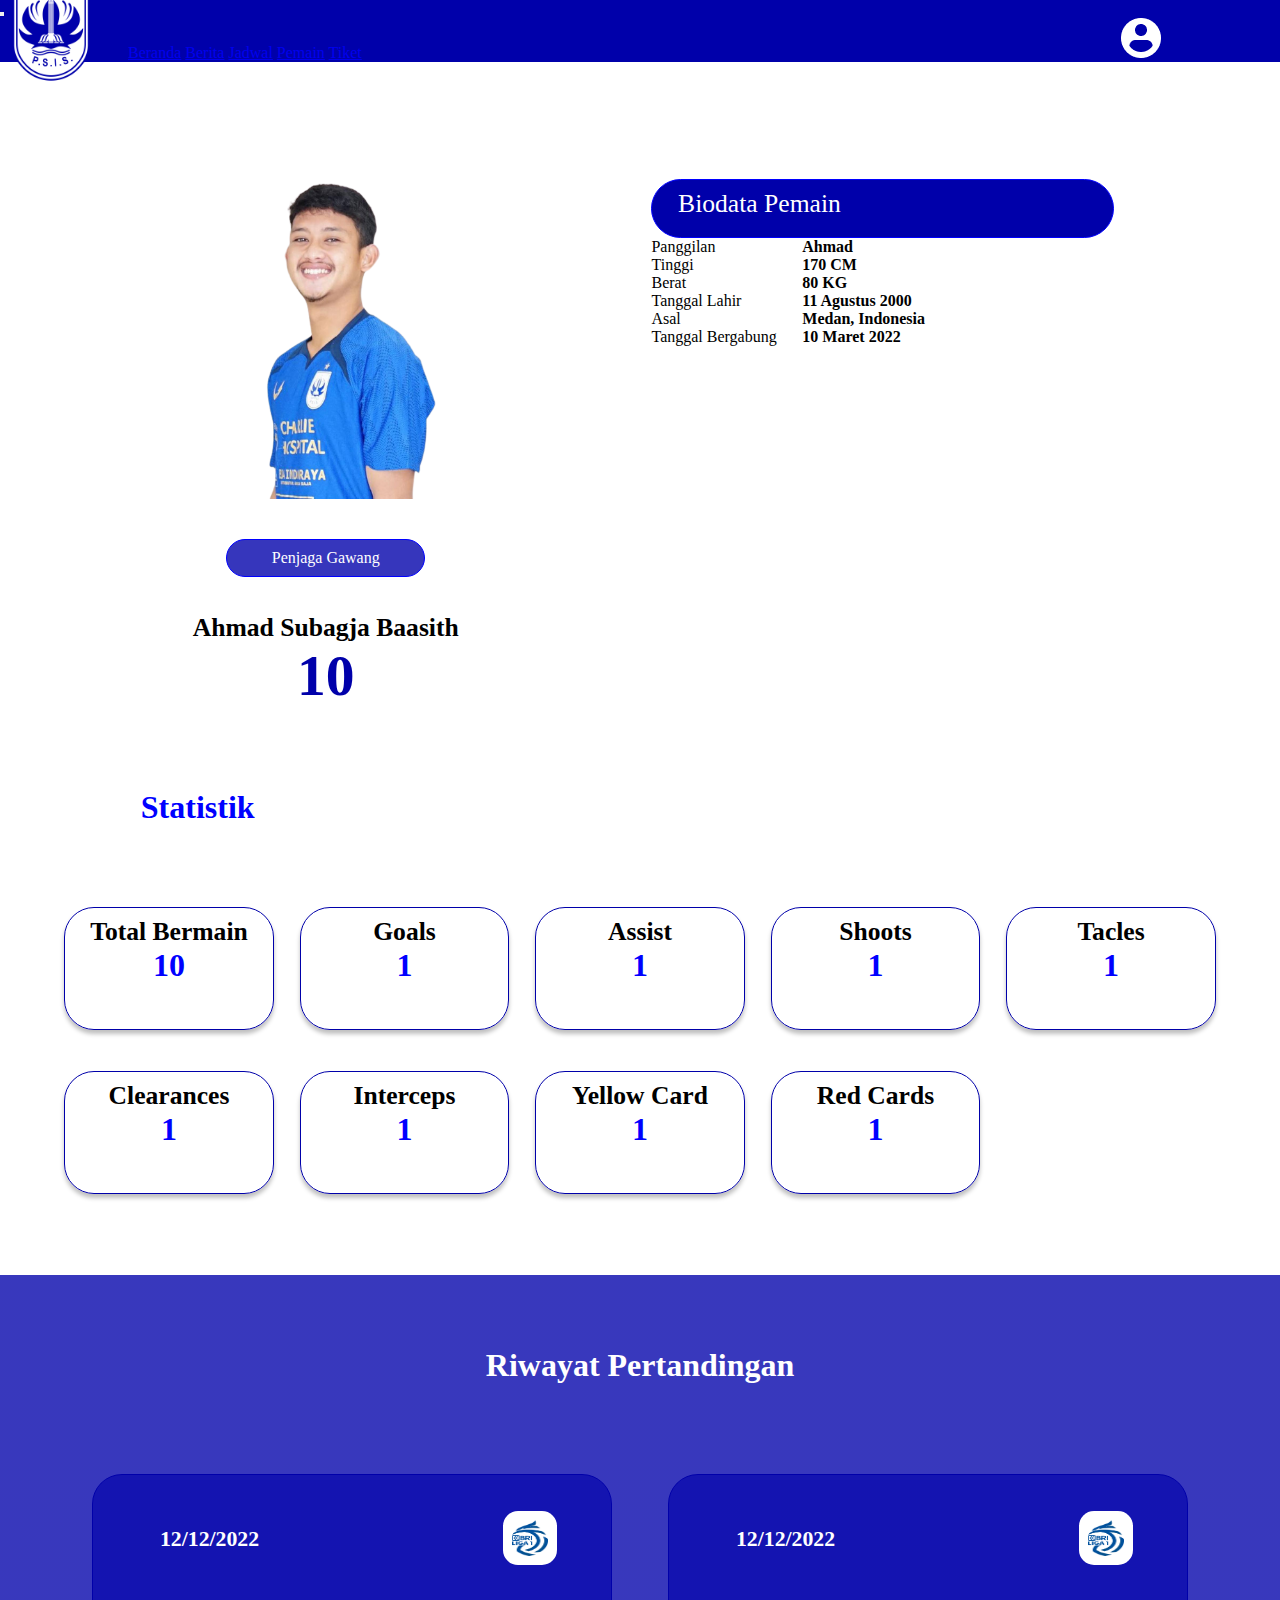
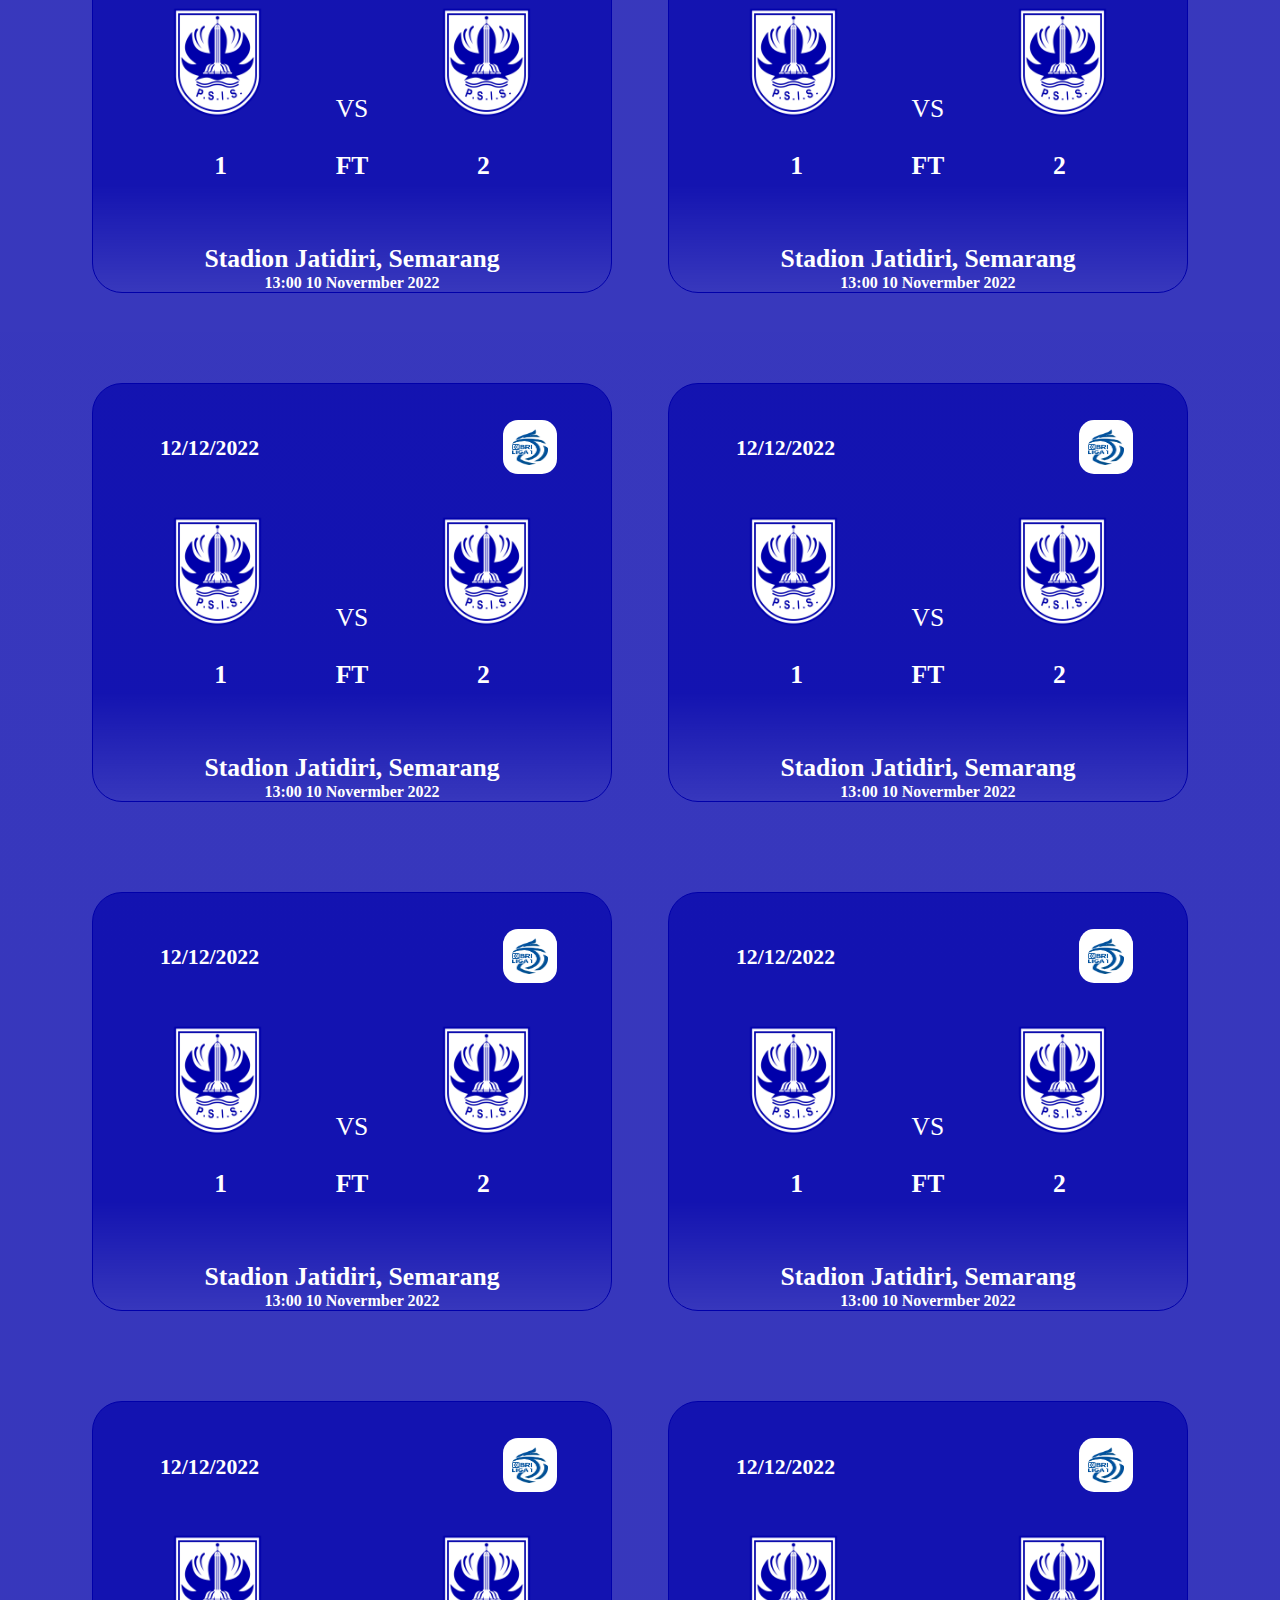
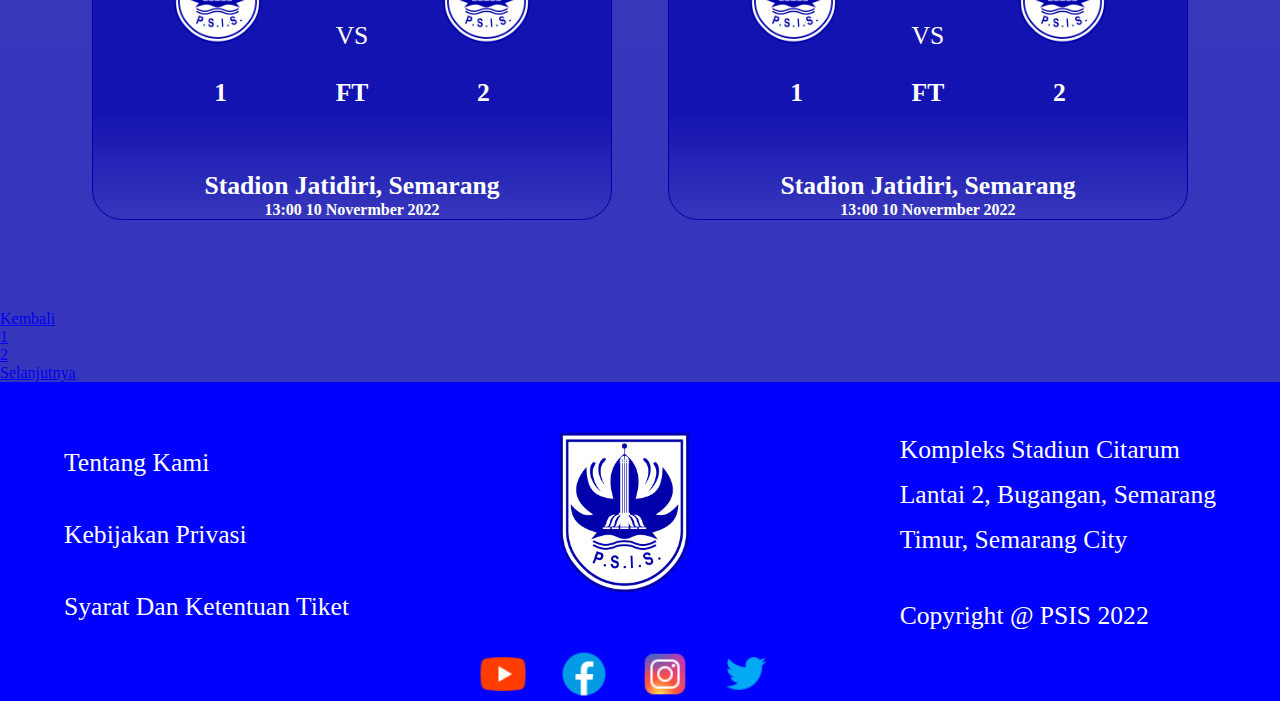
<file: page-7.html>
<!DOCTYPE html>
<html lang="en">
  <head>
    <meta charset="UTF-8" />
    <meta http-equiv="X-UA-Compatible" content="IE=edge" />
    <meta name="viewport" content="width=device-width, initial-scale=1.0" />
    <title>PSIS Semarang</title>
    <link href="https://cdn.jsdelivr.net/npm/bootstrap@5.0.2/dist/css/bootstrap.min.css" rel="stylesheet" integrity="sha384-EVSTQN3/azprG1Anm3QDgpJLIm9Nao0Yz1ztcQTwFspd3yD65VohhpuuCOmLASjC" crossorigin="anonymous" />
    <link rel="stylesheet" href="page-7.css" />
  </head>
  <body>
    <nav class="navbar navbar-expand-lg navbar-dark">
      <div class="container-fluid">
        <div class="logo"><img src="PSIS Semarang.png" alt="" /></div>
        <button class="navbar-toggler" type="button" data-bs-toggle="collapse" data-bs-target="#navbarNavAltMarkup" aria-controls="navbarNavAltMarkup" aria-expanded="false" aria-label="Toggle navigation">
          <span class="navbar-toggler-icon"></span>
        </button>
        <div class="collapse navbar-collapse" id="navbarNavAltMarkup">
          <div class="navbar-nav">
            <a id="profile1" class="nav-link text-white" href="#">Profile</a>
            <a class="nav-link active text-white" aria-current="page" href="page-1.html">Beranda</a>
            <a class="nav-link text-white" href="page-2.html">Berita</a>
            <a class="nav-link text-white" href="page-3.html">Jadwal</a>
            <a class="nav-link text-white" href="page-7.html">Pemain</a>
            <a class="nav-link text-white" href="page-9.html">Tiket</a>
            <a class="nav-link-profile2 text-white" href="#"><img src="Icon-color.png" alt="" /></a>
          </div>
        </div>
      </div>
    </nav>

    <!-- BAGIAN 7 -->

    <div class="full-data">
      <div class="nama-pemain">
        <div class="hero">
          <img src="058489700_1641710428-IMG-20220109-WA0006-removebg-preview.png" alt="" />
        </div>
        <div class="role">
          <p>Penjaga Gawang</p>
        </div>
        <div class="nama">
          <h1>Ahmad Subagja Baasith</h1>
        </div>
        <div class="no">
          <p>10</p>
        </div>
      </div>

      <div class="biodata-pemain">
        <div class="bio">
          <div class="nama2">
            <p>Biodata Pemain</p>
          </div>

          <div class="bio2">
            <div class="data">
              <p>Panggilan</p>
              <p>Tinggi</p>
              <p>Berat</p>
              <p>Tanggal Lahir</p>
              <p>Asal</p>
              <p>Tanggal Bergabung</p>
            </div>

            <div class="hasil">
              <p>Ahmad</p>
              <p>170 CM</p>
              <p>80 KG</p>
              <p>11 Agustus 2000</p>
              <p>Medan, Indonesia</p>
              <p>10 Maret 2022</p>
            </div>
          </div>
        </div>
      </div>
    </div>

    <div class="statistik">
      <h1>Statistik</h1>
    </div>

    <div class="data-statistik">
      <div class="data2">
        <div class="kotak1">
          <p>Total Bermain</p>
          <h1>10</h1>
        </div>
        <div class="kotak2">
          <p>Goals</p>
          <h1>1</h1>
        </div>
        <div class="kotak3">
          <p>Assist</p>
          <h1>1</h1>
        </div>
        <div class="kotak4">
          <p>Shoots</p>
          <h1>1</h1>
        </div>
        <div class="kotak5">
          <p>Tacles</p>
          <h1>1</h1>
        </div>

        <div class="kotak6">
          <p>Clearances</p>
          <h1>1</h1>
        </div>
        <div class="kotak7">
          <p>Interceps</p>
          <h1>1</h1>
        </div>
        <div class="kotak8">
          <p>Yellow Card</p>
          <h1>1</h1>
        </div>
        <div class="kotak9">
          <p>Red Cards</p>
          <h1>1</h1>
        </div>
      </div>
    </div>

    <!-- MATCH -->

    <div class="warna-cj">
      <div class="jadwal-semua">
        <div class="jadwal"><h1>Riwayat Pertandingan</h1></div>
      </div>

      <div class="container-jadwal">
        <div class="jadwal1">
          <div class="tgl">
            <h6>12/12/2022</h6>
            <div id="gbr"><img src="BRI_Liga_1.svg.png" alt="" /></div>
          </div>
          <div class="tgh">
            <div class="team1">
              <img src="PSIS Semarang.png" alt="" />
            </div>
            <div id="vs">VS</div>
            <div class="team2"><img src="PSIS Semarang.png" alt="" /></div>
          </div>
          <div id="ft">
            <h1>1</h1>
            <h1>FT</h1>
            <h1>2</h1>
          </div>
          <div class="lokasi">
            <h1>Stadion Jatidiri, Semarang</h1>
            <p>13:00 10 Novermber 2022</p>
          </div>
        </div>
        <div class="jadwal2">
          <div class="tgl">
            <h6>12/12/2022</h6>
            <div id="gbr"><img src="BRI_Liga_1.svg.png" alt="" /></div>
          </div>
          <div class="tgh">
            <div class="team1">
              <img src="PSIS Semarang.png" alt="" />
            </div>
            <div id="vs">VS</div>
            <div class="team2"><img src="PSIS Semarang.png" alt="" /></div>
          </div>
          <div id="ft">
            <h1>1</h1>
            <h1>FT</h1>
            <h1>2</h1>
          </div>
          <div class="lokasi">
            <h1>Stadion Jatidiri, Semarang</h1>
            <p>13:00 10 Novermber 2022</p>
          </div>
        </div>
      </div>
      <div class="container-jadwal">
        <div class="jadwal1">
          <div class="tgl">
            <h6>12/12/2022</h6>
            <div id="gbr"><img src="BRI_Liga_1.svg.png" alt="" /></div>
          </div>
          <div class="tgh">
            <div class="team1">
              <img src="PSIS Semarang.png" alt="" />
            </div>
            <div id="vs">VS</div>
            <div class="team2"><img src="PSIS Semarang.png" alt="" /></div>
          </div>
          <div id="ft">
            <h1>1</h1>
            <h1>FT</h1>
            <h1>2</h1>
          </div>
          <div class="lokasi">
            <h1>Stadion Jatidiri, Semarang</h1>
            <p>13:00 10 Novermber 2022</p>
          </div>
        </div>
        <div class="jadwal2">
          <div class="tgl">
            <h6>12/12/2022</h6>
            <div id="gbr"><img src="BRI_Liga_1.svg.png" alt="" /></div>
          </div>
          <div class="tgh">
            <div class="team1">
              <img src="PSIS Semarang.png" alt="" />
            </div>
            <div id="vs">VS</div>
            <div class="team2"><img src="PSIS Semarang.png" alt="" /></div>
          </div>
          <div id="ft">
            <h1>1</h1>
            <h1>FT</h1>
            <h1>2</h1>
          </div>
          <div class="lokasi">
            <h1>Stadion Jatidiri, Semarang</h1>
            <p>13:00 10 Novermber 2022</p>
          </div>
        </div>
      </div>
      <div class="container-jadwal">
        <div class="jadwal1">
          <div class="tgl">
            <h6>12/12/2022</h6>
            <div id="gbr"><img src="BRI_Liga_1.svg.png" alt="" /></div>
          </div>
          <div class="tgh">
            <div class="team1">
              <img src="PSIS Semarang.png" alt="" />
            </div>
            <div id="vs">VS</div>
            <div class="team2"><img src="PSIS Semarang.png" alt="" /></div>
          </div>
          <div id="ft">
            <h1>1</h1>
            <h1>FT</h1>
            <h1>2</h1>
          </div>
          <div class="lokasi">
            <h1>Stadion Jatidiri, Semarang</h1>
            <p>13:00 10 Novermber 2022</p>
          </div>
        </div>
        <div class="jadwal2">
          <div class="tgl">
            <h6>12/12/2022</h6>
            <div id="gbr"><img src="BRI_Liga_1.svg.png" alt="" /></div>
          </div>
          <div class="tgh">
            <div class="team1">
              <img src="PSIS Semarang.png" alt="" />
            </div>
            <div id="vs">VS</div>
            <div class="team2"><img src="PSIS Semarang.png" alt="" /></div>
          </div>
          <div id="ft">
            <h1>1</h1>
            <h1>FT</h1>
            <h1>2</h1>
          </div>
          <div class="lokasi">
            <h1>Stadion Jatidiri, Semarang</h1>
            <p>13:00 10 Novermber 2022</p>
          </div>
        </div>
      </div>
      <div class="container-jadwal">
        <div class="jadwal1">
          <div class="tgl">
            <h6>12/12/2022</h6>
            <div id="gbr"><img src="BRI_Liga_1.svg.png" alt="" /></div>
          </div>
          <div class="tgh">
            <div class="team1">
              <img src="PSIS Semarang.png" alt="" />
            </div>
            <div id="vs">VS</div>
            <div class="team2"><img src="PSIS Semarang.png" alt="" /></div>
          </div>
          <div id="ft">
            <h1>1</h1>
            <h1>FT</h1>
            <h1>2</h1>
          </div>
          <div class="lokasi">
            <h1>Stadion Jatidiri, Semarang</h1>
            <p>13:00 10 Novermber 2022</p>
          </div>
        </div>
        <div class="jadwal2">
          <div class="tgl">
            <h6>12/12/2022</h6>
            <div id="gbr"><img src="BRI_Liga_1.svg.png" alt="" /></div>
          </div>
          <div class="tgh">
            <div class="team1">
              <img src="PSIS Semarang.png" alt="" />
            </div>
            <div id="vs">VS</div>
            <div class="team2"><img src="PSIS Semarang.png" alt="" /></div>
          </div>
          <div id="ft">
            <h1>1</h1>
            <h1>FT</h1>
            <h1>2</h1>
          </div>
          <div class="lokasi">
            <h1>Stadion Jatidiri, Semarang</h1>
            <p>13:00 10 Novermber 2022</p>
          </div>
        </div>
      </div>

      <nav aria-label="Page navigation example">
        <ul class="pagination justify-content-center pb-5">
          <li class="page-item"><a class="page-link" href="page-9.html">Kembali</a></li>
          <li class="page-item"><a class="page-link" href="page-9.html">1</a></li>
          <li class="page-item"><a class="page-link" href="page-8.html">2</a></li>
          <li class="page-item"><a class="page-link" href="page-8.html">Selanjutnya</a></li>
        </ul>
      </nav>

      <!-- Footer -->

    <div class="bg-footer">
      <div class="footer">
        <div class="left">
          <p><a href="#">Tentang Kami</a></p>
          <p><a href="#">Kebijakan Privasi</a></p>
          <p><a href="#">Syarat Dan Ketentuan Tiket</a></p>
        </div>
        <div class="middle">
          <div class="logos">
            <img src="PSIS Semarang.png" alt="" />
          </div>
          <div class="sponsorship">
            <div class="sponsorship1"></div>
            <div class="sponsorship2"></div>
            <div class="sponsorship3"></div>
            <div class="sponsorship4"></div>
          </div>
        </div>
        <div class="right">
          <div class="locate">
            <p>Kompleks Stadiun Citarum</p>
            <p>Lantai 2, Bugangan, Semarang</p>
            <p>Timur, Semarang City</p>
          </div>
          <div class="copyright">
            <p>Copyright @ PSIS 2022</p>
          </div>
        </div>
      </div>
    </div>

      <script src="https://cdn.jsdelivr.net/npm/bootstrap@5.0.2/dist/js/bootstrap.bundle.min.js" integrity="sha384-MrcW6ZMFYlzcLA8Nl+NtUVF0sA7MsXsP1UyJoMp4YLEuNSfAP+JcXn/tWtIaxVXM" crossorigin="anonymous"></script>
  </body>
</html>
</file>
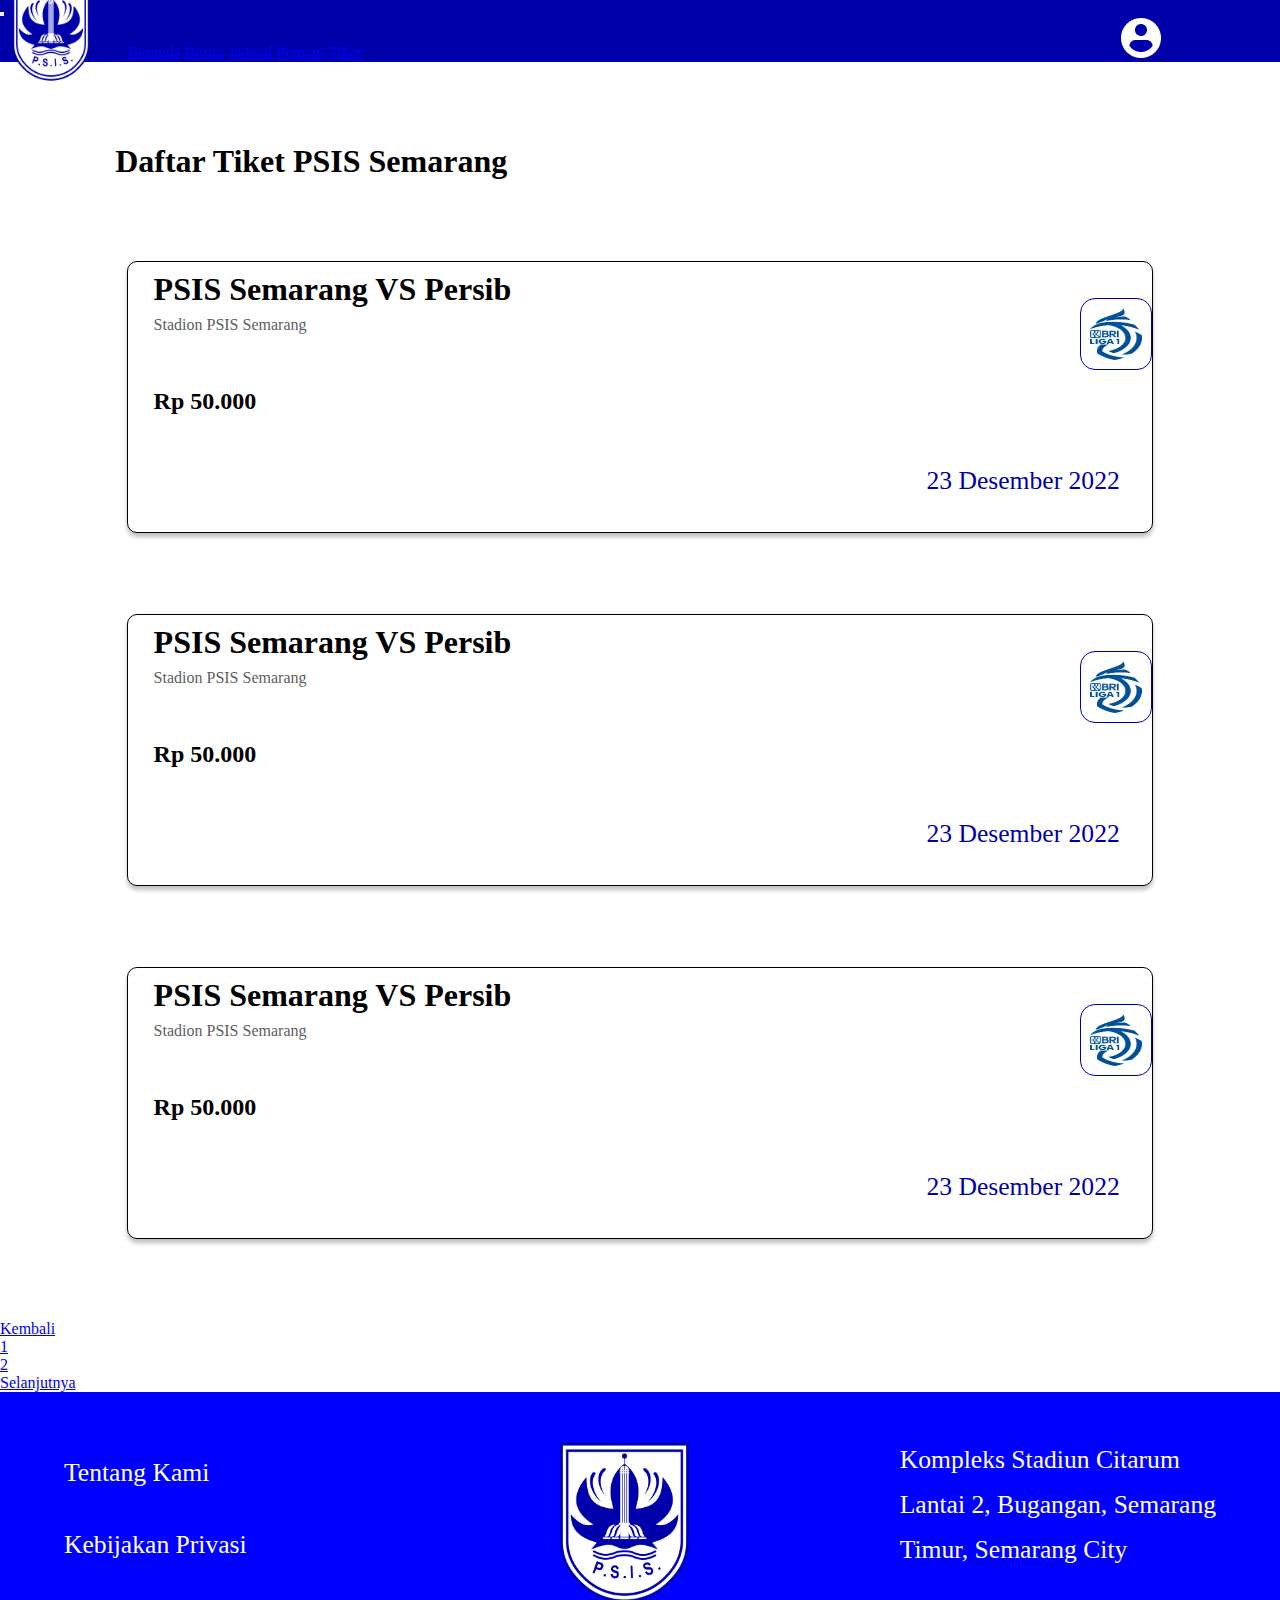
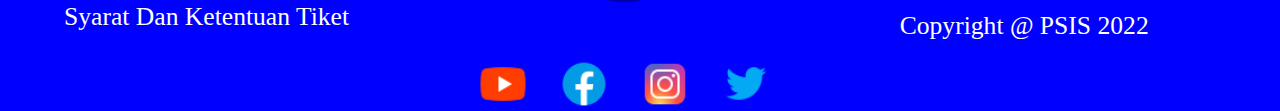
<file: page-8.html>
<!DOCTYPE html>
<html lang="en">
  <head>
    <meta charset="UTF-8" />
    <meta http-equiv="X-UA-Compatible" content="IE=edge" />
    <meta name="viewport" content="width=device-width, initial-scale=1.0" />
    <title>PSIS Semarang</title>
    <link href="https://cdn.jsdelivr.net/npm/bootstrap@5.0.2/dist/css/bootstrap.min.css" rel="stylesheet" integrity="sha384-EVSTQN3/azprG1Anm3QDgpJLIm9Nao0Yz1ztcQTwFspd3yD65VohhpuuCOmLASjC" crossorigin="anonymous" />
    <link rel="stylesheet" href="page-8.css" />
  </head>
  <body>
    <nav class="navbar navbar-expand-lg navbar-dark">
      <div class="container-fluid">
        <div class="logo"><img src="PSIS Semarang.png" alt="" /></div>
        <button class="navbar-toggler" type="button" data-bs-toggle="collapse" data-bs-target="#navbarNavAltMarkup" aria-controls="navbarNavAltMarkup" aria-expanded="false" aria-label="Toggle navigation">
          <span class="navbar-toggler-icon"></span>
        </button>
        <div class="collapse navbar-collapse" id="navbarNavAltMarkup">
          <div class="navbar-nav">
            <a id="profile1" class="nav-link text-white" href="#">Profile</a>
            <a class="nav-link active text-white" aria-current="page" href="page-1.html">Beranda</a>
            <a class="nav-link text-white" href="page-2.html">Berita</a>
            <a class="nav-link text-white" href="page-3.html">Jadwal</a>
            <a class="nav-link text-white" href="page-7.html">Pemain</a>
            <a class="nav-link text-white" href="page-9.html">Tiket</a>
            <a class="nav-link-profile2 text-white" href="#"><img src="Icon-color.png" alt="" /></a>
          </div>
        </div>
      </div>
    </nav>

    <!-- BAGIAN 8 -->

    <div class="judul">
      <h1>Daftar Tiket PSIS Semarang</h1>
    </div>

    <!-- Tiket 1 -->

    <div class="daftar-tiket">
      <div class="tiket">
        <div class="kiri">
          <h1>PSIS Semarang VS Persib</h1>
          <p>Stadion PSIS Semarang</p>
          <h2>Rp 50.000</h2>
        </div>

        <div class="kanan">
          <div id="gbr"><img src="BRI_Liga_1.svg.png" alt="" /></div>
          <div class="tanggal"><p>23 Desember 2022</p></div>
        </div>
      </div>
    </div>

    <!-- Tiket 2 -->

    <div class="daftar-tiket">
      <div class="tiket">
        <div class="kiri">
          <h1>PSIS Semarang VS Persib</h1>
          <p>Stadion PSIS Semarang</p>
          <h2>Rp 50.000</h2>
        </div>

        <div class="kanan">
          <div id="gbr"><img src="BRI_Liga_1.svg.png" alt="" /></div>
          <div class="tanggal"><p>23 Desember 2022</p></div>
        </div>
      </div>
    </div>

    <!-- Tiket3 -->

    <div class="daftar-tiket">
      <div class="tiket">
        <div class="kiri">
          <h1>PSIS Semarang VS Persib</h1>
          <p>Stadion PSIS Semarang</p>
          <h2>Rp 50.000</h2>
        </div>

        <div class="kanan">
          <div id="gbr"><img src="BRI_Liga_1.svg.png" alt="" /></div>
          <div class="tanggal"><p>23 Desember 2022</p></div>
        </div>
      </div>
    </div>

    <nav aria-label="Page navigation example">
      <ul class="pagination justify-content-center pb-5">
        <li class="page-item"><a class="page-link" href="page-9.html">Kembali</a></li>
        <li class="page-item"><a class="page-link" href="page-9.html">1</a></li>
        <li class="page-item"><a class="page-link" href="page-8.html">2</a></li>
        <li class="page-item"><a class="page-link" href="page-8.html">Selanjutnya</a></li>
      </ul>
    </nav>

    <!-- Footer -->

    <div class="bg-footer">
      <div class="footer">
        <div class="left">
          <p><a href="#">Tentang Kami</a></p>
          <p><a href="#">Kebijakan Privasi</a></p>
          <p><a href="#">Syarat Dan Ketentuan Tiket</a></p>
        </div>
        <div class="middle">
          <div class="logos">
            <img src="PSIS Semarang.png" alt="" />
          </div>
          <div class="sponsorship">
            <div class="sponsorship1"></div>
            <div class="sponsorship2"></div>
            <div class="sponsorship3"></div>
            <div class="sponsorship4"></div>
          </div>
        </div>
        <div class="right">
          <div class="locate">
            <p>Kompleks Stadiun Citarum</p>
            <p>Lantai 2, Bugangan, Semarang</p>
            <p>Timur, Semarang City</p>
          </div>
          <div class="copyright">
            <p>Copyright @ PSIS 2022</p>
          </div>
        </div>
      </div>
    </div>

    <script src="https://cdn.jsdelivr.net/npm/bootstrap@5.0.2/dist/js/bootstrap.bundle.min.js" integrity="sha384-MrcW6ZMFYlzcLA8Nl+NtUVF0sA7MsXsP1UyJoMp4YLEuNSfAP+JcXn/tWtIaxVXM" crossorigin="anonymous"></script>
  </body>
</html>
</file>
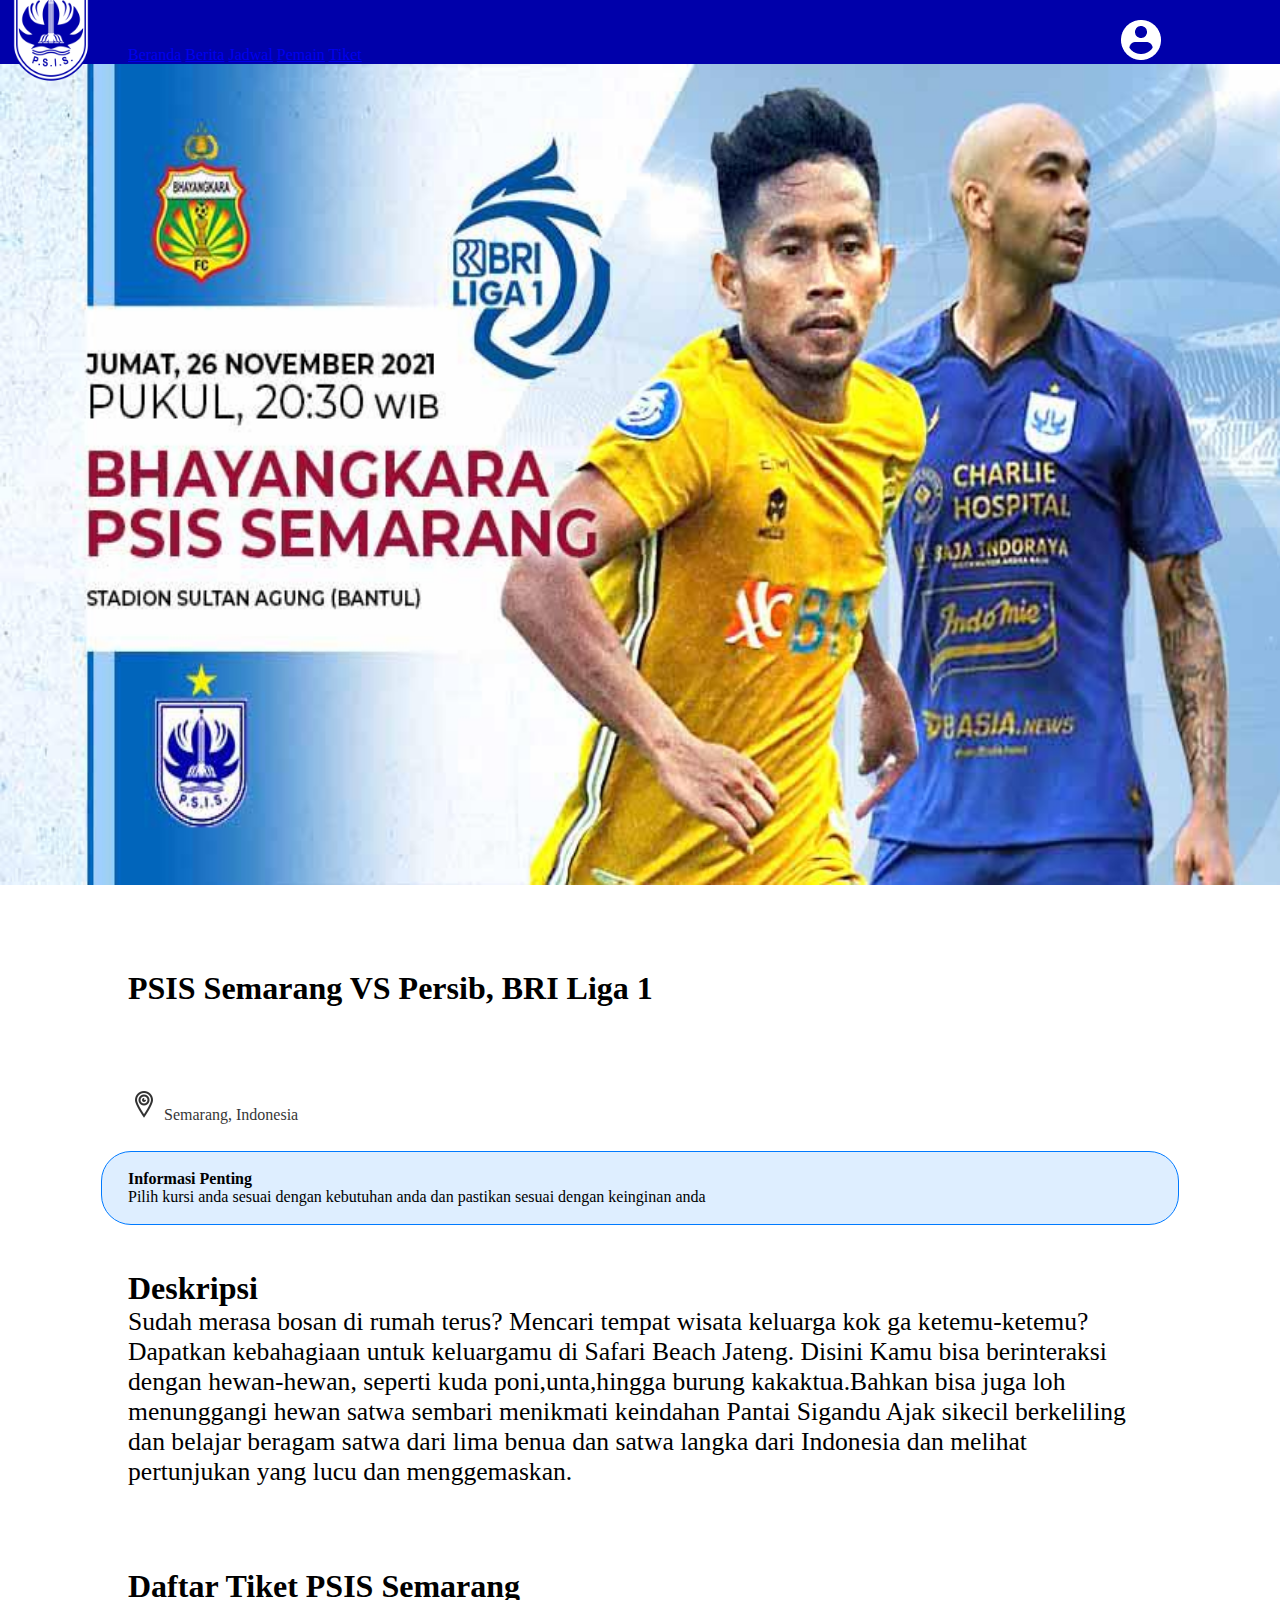
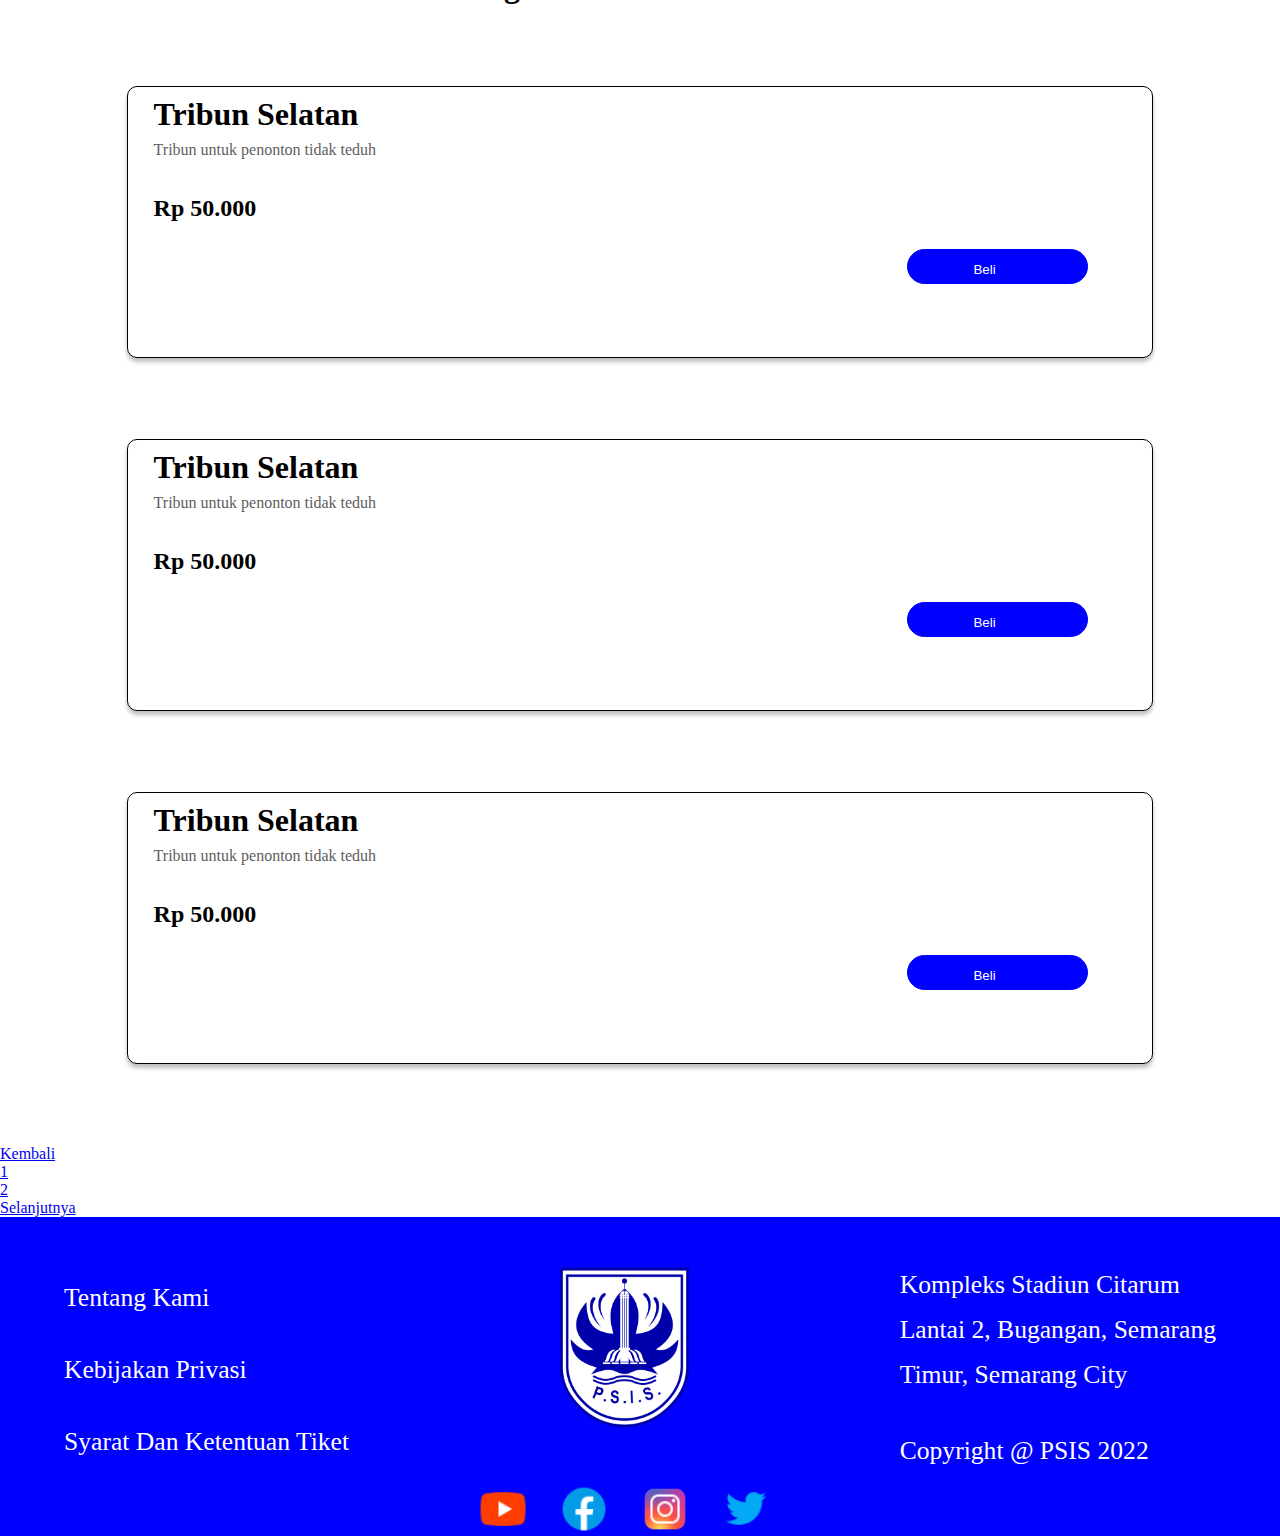
<file: page-9.html>
<!DOCTYPE html>
<html lang="en">
  <head>
    <meta charset="UTF-8" />
    <meta http-equiv="X-UA-Compatible" content="IE=edge" />
    <meta name="viewport" content="width=device-width, initial-scale=1.0" />
    <title>PSIS Semarang</title>
    <link rel="stylesheet" href="page-9.css" />
    <link href="https://cdn.jsdelivr.net/npm/bootstrap@5.0.2/dist/css/bootstrap.min.css" rel="stylesheet" integrity="sha384-EVSTQN3/azprG1Anm3QDgpJLIm9Nao0Yz1ztcQTwFspd3yD65VohhpuuCOmLASjC" crossorigin="anonymous" />
  </head>
  <body>
    <!-- Navbar -->

    <nav class="navbar navbar-expand-lg navbar-dark">
      <div class="container-fluid">
        <div class="logo"><img src="PSIS Semarang.png" alt="" /></div>
        <button class="navbar-toggler" type="button" data-bs-toggle="collapse" data-bs-target="#navbarNavAltMarkup" aria-controls="navbarNavAltMarkup" aria-expanded="false" aria-label="Toggle navigation">
          <span class="navbar-toggler-icon"></span>
        </button>
        <div class="collapse navbar-collapse" id="navbarNavAltMarkup">
          <div class="navbar-nav">
            <a id="profile1" class="nav-link text-white" href="#">Profile</a>
            <a class="nav-link active text-white" aria-current="page" href="page-1.html">Beranda</a>
            <a class="nav-link text-white" href="page-2.html">Berita</a>
            <a class="nav-link text-white" href="page-3.html">Jadwal</a>
            <a class="nav-link text-white" href="page-7.html">Pemain</a>
            <a class="nav-link text-white" href="page-9.html">Tiket</a>
            <a class="nav-link-profile2 text-white" href="#"><img src="Icon-color.png" alt="" /></a>
          </div>
        </div>
      </div>
    </nav>

    <!-- BAGIAN 9 -->

    <div class="background1">
      <img src="bhayangkara_vs_psis_semarang_liga_1_bri-169.jpg" alt="" />
    </div>

    <div class="judul">
      <h1>PSIS Semarang VS Persib, BRI Liga 1</h1>
      <p><img src="icons8-visit-32.png" alt="" /> Semarang, Indonesia</p>
    </div>

    <div class="info">
      <h4>Informasi Penting</h4>
      <p>Pilih kursi anda sesuai dengan kebutuhan anda dan pastikan sesuai dengan keinginan anda</p>
    </div>

    <div class="deskripsi">
      <h1>Deskripsi</h1>
      <p>
        Sudah merasa bosan di rumah terus? Mencari tempat wisata keluarga kok ga ketemu-ketemu? Dapatkan kebahagiaan untuk keluargamu di Safari Beach Jateng. Disini Kamu bisa berinteraksi dengan hewan-hewan, seperti kuda poni,unta,hingga
        burung kakaktua.Bahkan bisa juga loh menunggangi hewan satwa sembari menikmati keindahan Pantai Sigandu Ajak sikecil berkeliling dan belajar beragam satwa dari lima benua dan satwa langka dari Indonesia dan melihat pertunjukan yang
        lucu dan menggemaskan.
      </p>
    </div>

    <!-- Tiket -->

    <div class="judul">
      <h1>Daftar Tiket PSIS Semarang</h1>
    </div>

    <!-- Tiket 1 -->

    <div class="daftar-tiket">
      <div class="tiket">
        <div class="kiri">
          <h1>Tribun Selatan</h1>
          <p>Tribun untuk penonton tidak teduh</p>
          <h2>Rp 50.000</h2>
        </div>

        <div class="kanan">
          <div class="beli"><button>Beli</button></div>
        </div>
      </div>
    </div>

    <!-- Tiket 2 -->

    <div class="daftar-tiket">
      <div class="tiket">
        <div class="kiri">
          <h1>Tribun Selatan</h1>
          <p>Tribun untuk penonton tidak teduh</p>
          <h2>Rp 50.000</h2>
        </div>

        <div class="kanan">
          <div class="beli"><button>Beli</button></div>
        </div>
      </div>
    </div>

    <!-- Tiket3 -->

    <div class="daftar-tiket">
      <div class="tiket">
        <div class="kiri">
          <h1>Tribun Selatan</h1>
          <p>Tribun untuk penonton tidak teduh</p>
          <h2>Rp 50.000</h2>
        </div>

        <div class="kanan">
          <div class="beli"><button>Beli</button></div>
        </div>
      </div>
    </div>

    <nav aria-label="Page navigation example">
      <ul class="pagination justify-content-center pb-5">
        <li class="page-item"><a class="page-link" href="page-9.html">Kembali</a></li>
        <li class="page-item"><a class="page-link" href="page-9.html">1</a></li>
        <li class="page-item"><a class="page-link" href="page-8.html">2</a></li>
        <li class="page-item"><a class="page-link" href="page-8.html">Selanjutnya</a></li>
      </ul>
    </nav>

    <!-- Footer -->

    <div class="bg-footer">
      <div class="footer">
        <div class="left">
          <p><a href="#">Tentang Kami</a></p>
          <p><a href="#">Kebijakan Privasi</a></p>
          <p><a href="#">Syarat Dan Ketentuan Tiket</a></p>
        </div>
        <div class="middle">
          <div class="logos">
            <img src="PSIS Semarang.png" alt="" />
          </div>
          <div class="sponsorship">
            <div class="sponsorship1"></div>
            <div class="sponsorship2"></div>
            <div class="sponsorship3"></div>
            <div class="sponsorship4"></div>
          </div>
        </div>
        <div class="right">
          <div class="locate">
            <p>Kompleks Stadiun Citarum</p>
            <p>Lantai 2, Bugangan, Semarang</p>
            <p>Timur, Semarang City</p>
          </div>
          <div class="copyright">
            <p>Copyright @ PSIS 2022</p>
          </div>
        </div>
      </div>
    </div>

    <script src="https://cdn.jsdelivr.net/npm/bootstrap@5.0.2/dist/js/bootstrap.bundle.min.js" integrity="sha384-MrcW6ZMFYlzcLA8Nl+NtUVF0sA7MsXsP1UyJoMp4YLEuNSfAP+JcXn/tWtIaxVXM" crossorigin="anonymous"></script>
  </body>
</html>
</file>
<file: style.css>
* {
  padding: 0;
  margin: 0;
}

.navbar {
  display: flex;
  /* width: 100vw; */
  height: 10vh;
  text-align: center;
  background-color: blue;
  border-bottom: 1px solid rgba(128, 128, 128, 0.693);
}

.logo1 img {
  margin-top: 2vh;
  position: absolute;
  z-index: 2;
  width: 8vw;
}

.nav-list {
  width: 93vw;
  display: flex;
  margin: auto;
  justify-content: space-between;
  align-items: center;
}

.nav-list ul {
  margin-left: 12vw;
  word-spacing: 3vw;
  color: white;
}

.nav-list ul li {
  list-style: none;
  display: inline;
}

.nav-list ul li a {
  text-decoration: none;
  color: white;
}

.profile img {
  background-color: white;
  border-radius: 9vw;
  width: 3vw;
  /* margin-left: 47vw; */
}

.dua-pemain img {
  background-repeat: no-repeat;
  width: 100vw;
  height: 89.5vh;
}

.carousel-inner img {
  height: 90vh;
}

.match {
  width: 90vw;
  margin: 5vh auto 7vh;
  border-radius: 20px;
  background-color: blue;
}

.match h1 {
  padding: 3vh 0 0 3vw;
  font-size: 2vw;
  color: white;
}

.team {
  width: 30vw;
  display: flex;
  margin: auto;
  padding: 3vh 0;
  justify-content: space-evenly;
  color: white;
}

.mt {
  margin: auto;
  text-align: center;
  color: white;
  padding-bottom: 7vh;
}

.team-satu img {
  width: 7vw;
}

.team-dua img {
  width: 7vw;
}

.berita {
  color: white;
  background-color: blue;
  padding-bottom: 11vh;
}

#title {
  padding: 9vh 0 6vh 4.5vw;
}

.berita-terbaru {
  width: 90vw;
  height: 60vh;
  background-repeat: no-repeat;
  margin: auto;
  background-image: url(2.jpg);
  border-radius: 20px;
  border: 1px solid blue;
}

.berita-terbaru h2 {
  width: 35vw;
  margin-top: 38vh;
  margin-left: 2.5vw;
}

.berita-terbaru p {
  width: 35vw;
  margin-left: 2.5vw;
}

/* Bagian Dua */

.bgatas {
  width: 90vw;
  display: flex;
  margin: auto;
  text-align: justify;
  padding-top: 11vh;
  padding-bottom: 15vh;
}

.gbr-kiri img {
  width: 39vw;
  border-radius: 30px;
}

.text-atas {
  padding: 0 0 0 2vw;
}

.text-atas h1 {
  width: 28vw;
  font-size: 2vw;
  font-weight: bolder;
}

.text-atas p {
  font-weight: 500;
  font-size: 1.2vw;
}

/* BAGIAN 3 */

.warna-cj {
  background-color: rgb(38, 38, 220);
}

.container-jadwal {
  width: 90vw;
  margin: auto;
  display: flex;
  padding-bottom: 10vh;
  color: white;
}

.jadwal1 {
  width: 45%;
  margin: auto;
  border-top-left-radius: 20px;
  border-top-right-radius: 20px;
  border-bottom-right-radius: 20px;
  border-bottom-left-radius: 20px;
  background-color: blue;
}

.jadwal2 {
  width: 45%;
  margin: auto;
  border-top-left-radius: 20px;
  border-top-right-radius: 20px;
  border-bottom-right-radius: 20px;
  border-bottom-left-radius: 20px;
  background-color: blue;
}

.jadwal h1 {
  width: 40vw;
  font-size: 3;
  text-align: center;
  color: white;
  padding: 8vh 0 10vh 0;
  margin: auto;
}

#gbr {
  padding-right: 4vw;
}

#gbr img {
  border-radius: 20px;
  width: 2.4vw;
  padding: 1vh 0.3vw;
  background-color: white;
  opacity: 0.8;
}

.team1 img {
  width: 9vw;
}

.team2 img {
  width: 9vw;
}

.tgl {
  width: 40vw;
  margin: auto;
  padding-top: 4vh;
  justify-content: space-between;
  display: flex;
}

.tgl h6 {
  font-size: 1.7vw;
  padding-left: 5vw;
  align-self: center;
}

.tgh {
  width: 30vw;
  display: flex;
  padding-top: 4vh;
  margin: auto;
  justify-content: space-between;
}

#vs {
  font-size: 2vw;
  align-self: flex-end;
}

#ft {
  /* width: 100%; */
  display: flex;
  justify-content: space-around;
  background-color: blue;
  width: 30vw;
  margin: auto;
  padding-top: 3vh;
  padding-bottom: 7vh;
  border-bottom-right-radius: 20px;
  border-bottom-left-radius: 20px;
}

#ft h1 {
  font-size: 2vw;
}

.lokasi {
  text-align: center;
  margin: auto;
}

.lokasi h1 {
  font-size: 2vw;
  font-weight: bolder;
}

.lokasi p {
  font-weight: bolder;
}

/* BAGIAN 4 */

.judul1 {
  width: 30vw;
  display: flex;
  justify-content: space-evenly;
  text-align: center;
}

.judul1 h5 {
  font-weight: bold;
}

.judul1 h6 {
  font-size: 1.5vw;
  opacity: 0.8;
}

.judul2 {
  padding-left: 4vw;
}

.judul2 h1 {
  width: 55vw;
}

.bg4-tengah {
  width: 90vw;
  text-align: justify;
  margin: auto;
}

.hero img {
  width: 90vw;
}

/* BAGIAN 5 */

.bg5-judul h1 {
  padding: 5vh 0 5vh 5vw;
}

.bg5-jadwal {
  width: 90%;
  margin: auto;
  border-top-left-radius: 20px;
  border-top-right-radius: 20px;
  border-bottom-right-radius: 20px;
  border-bottom-left-radius: 20px;
  background-color: blue;
}

.bg5-jadwal h1 {
  color: white;
}

.bg5-tgl {
  width: 85vw;
  margin: auto;
  padding-top: 4vh;
  justify-content: end;
  display: flex;
  color: white;
}

.bg5-tgl h6 {
  font-size: 1.7vw;
  padding-left: 5vw;
  align-self: center;
}

.bg5-lokasi h1 {
  font-size: 3vw;
  font-weight: bolder;
}

.bg5-lokasi p {
  font-size: 1.5vw;
  font-weight: bolder;
}

.bg5-lokasi {
  text-align: center;
  margin: auto;
  color: white;
}

.bg5-tgh {
  width: 55vw;
  display: flex;
  padding-top: 4vh;
  margin: auto;
  justify-content: space-evenly;
}

#bg5-vs {
  font-size: 4vw;
  color: white;
  align-self: center;
}

#bg5-ft {
  width: 43vw;
  display: flex;
  justify-content: space-around;
  background-color: blue;
  margin: auto;
  padding-top: 3vh;
  padding-bottom: 7vh;
  border-bottom-right-radius: 20px;
  border-bottom-left-radius: 20px;
}

#bg5-ft h1 {
  font-size: 4vw;
}

#bg5-gbr {
  padding-right: 4vw;
}

#bg5-gbr img {
  border-radius: 20px;
  width: 2.4vw;
  padding: 1vh 0.3vw;
  background-color: white;
  opacity: 0.8;
}

.bg5-team1 img {
  width: 15vw;
}

.bg5-team2 img {
  width: 15vw;
}

.stats-bgc-5 {
  background-color: blue;
}

.bg5-judul2 h1 {
  width: 49vw;
  font-size: 5vw;
  color: white;
  padding-top: 11vh;
  margin: auto;
}

.bg5-stats {
  display: flex;
  padding-top: 15vh;
  justify-content: space-evenly;
}

.kiri {
  font-size: 2vw;
  font-weight: bold;
  text-align: left;
  color: white;
  padding-bottom: 2vh;
}

.tengah {
  font-size: 2vw;
  font-weight: bold;
  text-align: center;
  color: white;
  padding-bottom: 2vh;
}

.kanan {
  font-size: 2vw;
  font-weight: bold;
  text-align: right;
  color: white;
  padding-bottom: 2vh;
}

.pemain {
  display: grid;
  grid-template-areas:
    'pemain1 pemain2 pemain3'
    'pemain4 pemain5 pemain6';
  grid-template-columns: 25vw 25vw 25vw;
  justify-content: space-evenly;
  gap: 10vh 0;
  margin: auto;
  padding-bottom: 10vh;
}

.card-pemain {
  width: 25vw;
  text-align: center;
  border-radius: 40px;
  border: 1px solid blue;
}

.pemain-pengganti {
  display: grid;
  grid-template-areas:
    'pemain1'
    'pemain2'
    'pemain3';
  grid-template-columns: 25vw 25vw 25vw;
  justify-content: space-evenly;
  gap: 10vh 0;
  margin: auto;
  padding-bottom: 10vh;
}

.card-pemain-pengganti {
  width: 25vw;
  text-align: center;
  border-radius: 40px;
  border: 1px solid blue;
}

.inti h1 {
  padding: 9vh 0 7vh 0;
  text-align: center;
}

.gambar-pemain {
  margin: auto;
}

.gambar-pemain img {
  width: 20vw;
  padding: 5vh 0 5vh 0;
}

.team-pemain h2 {
  padding-top: 5vh;
  font-size: 2vw;
}

.team-pemain p {
  color: blue;
  font-size: 4vw;
}

.role-pemain p {
  width: 12vw;
  padding: 1vh 0.2vw;
  border-radius: 20px;
  margin: auto;
  color: white;
  background-color: blue;
  border: 1px solid blue;
}

.pengganti h1 {
  padding: 9vh 0 7vh 0;
  text-align: center;
}

/* RESPONSIVE MOBILE */

@media (max-width: 500px) {
  .logo1 img {
    margin-top: 1vh;
    margin-left: 4vw;
    width: 9vw;
  }

  .profile img {
    width: 6vw;
    margin-right: 2vw;
    margin-bottom: 1vh;
  }

  .nav-list ul {
    margin-top: 1vh;
    margin-left: 9.5vw;
  }

  .match h1 {
    padding: 3vh 0 0 3vw;
    font-size: 4vw;
    color: white;
  }

  .team {
    width: 50vw;
  }

  .team-satu img {
    width: 17vw;
  }

  .team-dua img {
    width: 17vw;
  }

  #title {
    padding: 7vh 0 7vh;
    text-align: center;
  }

  .berita-terbaru {
    width: 90vw;
    height: 45vh;
    background-size: cover;
    background-position-x: center;
    border-radius: 30px;
  }

  .berita-terbaru h2 {
    width: 35vw;
    font-size: 3vw;
    margin-top: 26vh;
    margin-left: 5vw;
  }

  .berita-terbaru p {
    width: 35vw;
    margin-left: 5vw;
  }

  /* Bagian Dua */

  .bgatas {
    width: 90vw;
    display: flex;
    /* align-items: center; */
    flex-direction: row-reverse;
    text-align: justify;
    padding-top: 11vh;
  }

  .gbr-kiri img {
    width: 39vw;
    height: 31vh;
    border-radius: 30px;
  }

  .text-atas {
    padding-right: 2vw;
  }

  .text-atas h1 {
    width: 48vw;
    font-size: 3.5vw;
    font-weight: bolder;
  }

  .text-atas p {
    font-size: 2.9vw;
    font-weight: 500;
  }

  /* BAGIAN 3 */

  .container-jadwal {
    display: flex;
    flex-direction: column;
    justify-content: space-evenly;
  }

  .jadwal1 {
    width: 80%;
  }

  .jadwal2 {
    width: 80%;
  }

  .jadwal2 {
    margin-top: 9vh;
  }

  .jadwal h1 {
    width: 60vw;
    font-size: 5vw;
  }

  #gbr {
    padding-right: 0;
  }

  #gbr img {
    border-radius: 20px;
    width: 4.4vw;
    padding: 1vh 0.3vw;
    background-color: white;
    opacity: 0.8;
  }

  .team1 img,
  .team2 img {
    width: 24vw;
  }

  .tgl {
    width: 65vw;
    padding-top: 4vh;
  }

  .tgl h6 {
    font-size: 3.7vw;
    padding-left: 0;
  }

  .tgh {
    width: 60vw;
  }

  #vs {
    font-size: 7vw;
    align-self: flex-end;
  }

  #ft {
    justify-content: space-between;
    width: 40vw;
    margin: auto;
    padding-top: 3vh;
    padding-bottom: 4vh;
  }

  #ft h1 {
    font-size: 5vw;
  }

  .lokasi h1 {
    font-size: 4vw;
    font-weight: bolder;
  }

  .lokasi p {
    font-weight: bolder;
  }

  /* BAGIAN 4 */

  .judul1 {
    width: 91vw;
    margin: auto;
    justify-content: space-between;
    text-align: center;
  }

  .judul1 h6 {
    font-size: 4.5vw;
    opacity: 0.8;
  }

  .judul2 {
    padding-left: 4.5vw;
  }

  .judul2 h1 {
    font-size: 7vw;
    width: 90vw;
  }

  .bg4-tengah {
    width: 90vw;
    text-align: justify;
    margin: auto;
  }

  .hero img {
    width: 90vw;
  }

  /* BAGIAN 5 */

  #bg5-gbr img {
    width: 9vw;
  }

  .bg5-tgh {
    width: 90vw;
  }

  .bg5-team1 img {
    width: 32vw;
  }

  .bg5-team2 img {
    width: 32vw;
  }

  #bg5-vs {
    font-size: 9vw;
  }

  #bg5-ft {
    width: 72.5vw;
  }

  #bg5-ft h1 {
    font-size: 9vw;
  }

  .bg5-lokasi h1 {
    font-size: 5.5vw;
  }
  .bg5-lokasi p {
    font-size: 4.5vw;
  }

  .bg5-judul2 h1 {
    width: 77vw;
    font-size: 8vw;
    color: white;
    padding-top: 11vh;
    margin: auto;
  }
  .kiri {
    font-size: 4vw;
    font-weight: bold;
    text-align: left;
    color: white;
  }

  .tengah {
    font-size: 4vw;
    font-weight: bold;
    text-align: center;
    color: white;
  }

  .kanan {
    font-size: 4vw;
    font-weight: bold;
    text-align: right;
    color: white;
  }

  .pemain {
    display: grid;
    grid-template-areas:
      'pemain1 pemain2'
      'pemain3 pemain4'
      'pemain5 pemain6';
    grid-template-columns: 1fr 1fr;
    justify-items: center;
  }

  .pemain-pengganti {
    display: grid;
    grid-template-areas:
      'pemain1 pemain2'
      'pemain3';
    grid-template-columns: 1fr;
    justify-items: center;
  }

  .card-pemain {
    width: 35vw;
  }

  .card-pemain-pengganti {
    width: 65vw;
    background-color: rgba(0, 52, 209, 0.693);
  }

  .inti h1 {
    padding: 9vh 0 7vh 0;
    text-align: center;
  }

  .gambar-pemain {
    margin: auto;
  }

  .gambar-pemain img {
    width: 35vw;
    padding: 5vh 0 5vh 0;
  }

  .team-pemain h2 {
    padding-top: 5vh;
    font-size: 6vw;
  }

  .team-pemain p {
    color: blue;
    font-size: 8vw;
  }

  .role-pemain p {
    width: 31vw;
    padding: 1vh 0.2vw;
    border-radius: 20px;
    margin: auto;
    color: white;
    background-color: blue;
    border: 1px solid blue;
  }

  .pengganti h1 {
    padding: 9vh 0 7vh 0;
    text-align: center;
  }
}
</file>
<file: footer.css>
* {
  padding: 0;
  margin: 0;
}

/* Scroll */

.scrolling-wrapper {
  display: flex;
  flex-wrap: nowrap;
  overflow-x: auto;
}

.kartu {
  width: 55vh;
  height: 30vh;
  flex: 0 0 auto;
  margin: 4vh 3vh 4vh 6vh;
  border-radius: 30px;
  color: transparent;
  border: 1px solid #d9d9d9;
  background-color: #d9d9d9;
}

#sponsor {
  padding: 5vh 0;
  margin-left: 9vh;
}

.scrolling-wrapper-2 {
  display: flex;
  flex-wrap: nowrap;
  overflow-x: auto;
}

.kartu-2 {
  width: 35vh;
  height: 25vh;
  flex: 0 0 auto;
  margin: 4vh 3vh 4vh 6vh;
  border-radius: 30px;
  background: url(kopi.png);
  background-size: cover;
  background-position-y: center;
  background-repeat: no-repeat;
  color: transparent;
  border: 1px solid blue;
}

.kartu-2 h2 {
  text-align: center;
}

/* Footer */

.bg-footer {
  width: auto;
  background-color: blue;
  position: relative;
}

.footer {
  width: 90vw;
  display: flex;
  justify-content: space-between;
  margin: auto;
  padding-top: 5vh;
  color: white;
}

/* Left */

.left p a {
  font-size: 2vw;
  line-height: 8vh;
  color: white;
  text-decoration: none;
}

/* Middle */

.middle {
  text-align: center;
}

.logos img {
  width: 19vh;
}

.sponsorship {
  width: 39vh;
  display: flex;
  justify-content: space-evenly;
  margin-top: 5vh;
}

.sponsorship1,
.sponsorship2,
.sponsorship3,
.sponsorship4 {
  width: 6vh;
  height: 6vh;
  border-radius: 30px;
  background-color: white;
}

.sponsorship1 {
  background: url(icons8-youtube-48.png);
  background-size: cover;
}
.sponsorship2 {
  background: url(icons8-facebook-48.png);
  background-size: cover;
}
.sponsorship3 {
  background: url(icons8-instagram-48.png);
  background-size: cover;
}
.sponsorship4 {
  background: url(icons8-twitter-48.png);
  background-size: cover;
}

/* Right */

.locate p {
  font-size: 2vw;
  line-height: 5vh;
}

.copyright p {
  font-size: 2vw;
  line-height: 12vh;
}

/* RESPONSIVE */

@media (max-width: 1024px) {
  /* Footer */

  .footer {
    width: 90vw;
  }

  .nav-link-profile2 {
    padding-top: 0.5vh;
    margin-left: 51vw;
  }
}

@media (max-width: 768px) {
  /* Footer */

  .sponsorship {
    width: 45vh;
    display: flex;
    justify-content: space-evenly;
    margin-top: 5vh;
  }

  .sponsorship1,
  .sponsorship2,
  .sponsorship3,
  .sponsorship4 {
    width: 6.5vh;
    height: 6.5vh;
  }

  .left p a {
    font-size: 3.5vh;
    line-height: normal;
  }

  .locate p {
    font-size: 3.5vh;
  }

  .copyright p {
    font-size: 3.5vh;
    line-height: normal;
  }
}

@media (max-width: 425px) {
  /* Footer */

  .carousel-inner img {
    height: 51vh;
  }

  .sponsorship {
    width: 56vh;
    display: flex;
    justify-content: space-evenly;
    margin-top: 5vh;
  }

  .sponsorship1,
  .sponsorship2,
  .sponsorship3,
  .sponsorship4 {
    width: 8vh;
    height: 8vh;
  }

  .footer {
    flex-direction: column;
  }

  .left {
    position: relative;
    z-index: 2;
    order: 2;
  }

  .middle {
    width: 90vw;
    order: 1;
    position: absolute;
    text-align: right;
  }

  .right {
    order: 3;
  }

  .logos img {
    width: 19vh;
  }

  .sponsorship {
    width: 45vw;
    display: flex;
    align-content: space-around;
    float: right;
    margin-top: 38vh;
  }

  .left p a {
    font-size: 3.9vw;
    line-height: 6vh;
  }

  .locate {
    padding-top: 5vh;
  }

  .locate p {
    font-size: 3.9vw;
    line-height: 4.5vh;
  }

  .copyright p {
    font-size: 3.9vw;
    padding-top: 5.5vh;
  }
}

@media (max-width: 375px) {
  /* Footer */

  .sponsorship {
    width: 27vh;
    display: flex;
    justify-content: space-evenly;
    margin-top: 39vh;
  }

  .sponsorship1,
  .sponsorship2,
  .sponsorship3,
  .sponsorship4 {
    width: 6vh;
    height: 6vh;
  }

  .left p a {
    font-size: 4.5vw;
    line-height: 6vh;
  }

  .locate {
    padding-top: 7vh;
  }

  .locate p {
    font-size: 4.7vw;
    line-height: 4.5vh;
  }

  .copyright p {
    font-size: 4.5vw;
    padding-top: 3.5vh;
  }
}

@media (max-width: 320px) {
  /* Footer */

  .carousel-inner img {
    height: 41vh;
  }

  .footer {
    padding-top: 5vh;
    padding-bottom: 3vh;
  }

  .sponsorship {
    width: 10vh;
    display: grid;
    grid-template-areas:
      'sponsorship1 sponsorship2'
      'sponsorship3 sponsorship4';
    gap: 3vh;
    justify-content: space-between;
    margin-top: 32.5vh;
    margin-right: 40vh;
  }

  .sponsorship1,
  .sponsorship2,
  .sponsorship3,
  .sponsorship4 {
    width: 6vh;
    height: 6vh;
    border-radius: 30px;
  }

  .left p a {
    font-size: 5.6vw;
    line-height: 6vh;
  }

  .locate {
    padding-top: 7vh;
  }

  .locate p {
    font-size: 5.9vw;
    text-align: right;
    line-height: 4.5vh;
  }

  .copyright p {
    font-size: 5vw;
    padding-top: 3vh;
    padding-left: 39vw;
  }
}
</file>
<file: page-1.css>
* {
  padding: 0;
  margin: 0;
}

/* Navbar */

.nav-link {
  text-align: center;
}

#profile1 {
  display: none;
  text-decoration: none;
}

.nav-link-profile2 {
  padding-top: 0.5vh;
  margin-left: 59vw;
}

.navbar {
  background-color: #0000aa;
}

.logo img {
  position: absolute;
  z-index: 3;
  margin-top: -2vh;
  width: 8vw;
}

.navbar-nav {
  margin-left: 10vw;
  color: white;
}

/* Bagian 1 */

.dua-pemain img {
  background-repeat: no-repeat;
  width: 100vw;
  height: 89.5vh;
}

.carousel-inner img {
  height: 91vh;
}

.match {
  width: 90vw;
  margin: 5vh auto 7vh;
  border-radius: 20px;
  background-color: blue;
}

.match h1 {
  padding: 3vh 0 0 3vw;
  font-size: 2vw;
  color: white;
}

.team {
  width: 30vw;
  display: flex;
  margin: auto;
  padding: 3vh 0;
  justify-content: space-evenly;
  color: white;
}

.mt {
  margin: auto;
  text-align: center;
  color: white;
  padding-bottom: 7vh;
}

.mt h1,
.mt p {
  font-size: 4vh;
}

#vs {
  font-size: 6vh;
  display: flex;
  align-items: center;
}

.team-satu img {
  width: 7vw;
}

.team-dua img {
  width: 7vw;
}

.berita {
  color: white;
  background-color: blue;
  padding-bottom: 11vh;
}

#title {
  padding: 9vh 0 6vh 4.5vw;
}

.berita-terbaru {
  width: 90vw;
  height: 60vh;
  background-repeat: no-repeat;
  margin: auto;
  background-image: url(2.jpg);
  background-size: cover;
  border-radius: 30px;
  border: 1px solid blue;
}

.berita-terbaru h2 {
  width: 35vw;
  margin-top: 17vw;
  margin-left: 2.5vw;
}

.berita-terbaru p {
  width: 35vw;
  margin-left: 2.5vw;
}

/* Scroll */

.scrolling-wrapper {
  display: flex;
  flex-wrap: nowrap;
  overflow-x: auto;
}

.kartu {
  width: 55vh;
  height: 30vh;
  flex: 0 0 auto;
  margin: 4vh 3vh 4vh 6vh;
  border-radius: 30px;
  color: transparent;
  border: 1px solid #d9d9d9;
  background-color: #d9d9d9;
}

#sponsor {
  padding: 5vh 0;
  margin-left: 9vh;
}

.scrolling-wrapper-2 {
  display: flex;
  flex-wrap: nowrap;
  overflow-x: auto;
}

.kartu-2 {
  width: 35vh;
  height: 25vh;
  flex: 0 0 auto;
  margin: 4vh 3vh 4vh 6vh;
  border-radius: 30px;
  background: url(kopi.png);
  background-size: cover;
  background-position-y: center;
  background-repeat: no-repeat;
  color: transparent;
  border: 1px solid blue;
}

.kartu-2 h2 {
  text-align: center;
}

/* Footer */

.bg-footer {
  width: auto;
  background-color: blue;
  position: relative;
}

.footer {
  width: 90vw;
  display: flex;
  justify-content: space-between;
  margin: auto;
  padding-top: 5vh;
  color: white;
}

/* Left */

.left p a {
  font-size: 2vw;
  line-height: 8vh;
  color: white;
  text-decoration: none;
}

/* Middle */

.middle {
  text-align: center;
}

.logos img {
  width: 19vh;
}

.sponsorship {
  width: 39vh;
  display: flex;
  justify-content: space-evenly;
  margin-top: 5vh;
}

.sponsorship1,
.sponsorship2,
.sponsorship3,
.sponsorship4 {
  width: 6vh;
  height: 6vh;
  border-radius: 30px;
  background-color: white;
}

.sponsorship1 {
  background: url(icons8-youtube-48.png);
  background-size: cover;
}
.sponsorship2 {
  background: url(icons8-facebook-48.png);
  background-size: cover;
}
.sponsorship3 {
  background: url(icons8-instagram-48.png);
  background-size: cover;
}
.sponsorship4 {
  background: url(icons8-twitter-48.png);
  background-size: cover;
}

/* Right */

.locate p {
  font-size: 2vw;
  line-height: 5vh;
}

.copyright p {
  font-size: 2vw;
  line-height: 12vh;
}

/* RESPONSIVE */

@media (max-width: 1024px) {
  /* Footer */

  .footer {
    width: 90vw;
  }

  .nav-link-profile2 {
    padding-top: 0.5vh;
    margin-left: 51vw;
  }
}

@media (max-width: 768px) {
  .navbar-nav {
    margin-left: 0vw;
    color: white;
  }

  #profile1 {
    display: block;
  }

  .nav-link-profile2 {
    display: none;
    text-align: center;
    padding-top: 0;
    margin-left: 0;
  }

  .logo img {
    width: 9vh;
    margin-top: -4.5vh;
    position: absolute;
  }

  /* Bagian1 */

  .match h1 {
    font-size: 4vh;
  }
  #vs {
    font-size: 5vh;
    display: flex;
    align-items: center;
  }
  .team-satu img {
    width: 15vh;
  }

  .team-dua img {
    width: 15vh;
  }

  .mt h1,
  .mt p {
    font-size: 4vh;
  }

  .berita-terbaru {
    background-position-x: -222px;
  }

  .berita-terbaru h2 {
    font-size: 3vw;
    margin-top: 25vw;
  }

  .berita-terbaru p {
    font-size: 2.3vw;
  }

  /* Footer */

  .sponsorship {
    width: 45vh;
    display: flex;
    justify-content: space-evenly;
    margin-top: 5vh;
  }

  .sponsorship1,
  .sponsorship2,
  .sponsorship3,
  .sponsorship4 {
    width: 6.5vh;
    height: 6.5vh;
  }

  .left p a {
    font-size: 3.5vh;
    line-height: normal;
  }

  .locate p {
    font-size: 3.5vh;
  }

  .copyright p {
    font-size: 3.5vh;
    line-height: normal;
  }
}

@media (max-width: 500px) {
  /* Navbar */

  .navbar-nav {
    margin-left: 0vw;
    color: white;
  }

  #profile1 {
    display: block;
  }

  .nav-link-profile2 {
    display: none;
    text-align: center;
    padding-top: 0;
    margin-left: 0;
  }

  .logo img {
    width: 9vh;
    margin-top: -4.5vh;
    position: absolute;
  }

  /* Bagian 1 */

  .match h1 {
    padding: 3vh 0 0 3vw;
    font-size: 5vw;
    color: white;
  }

  .team {
    width: 50vw;
  }

  .team-satu img {
    width: 25vw;
  }

  .team-dua img {
    width: 25vw;
  }

  #title {
    padding: 7vh 0 7vh;
    text-align: center;
  }

  .berita-terbaru {
    width: 90vw;
    height: 45vh;
    background-size: cover;
    background-position-x: center;
    border-radius: 30px;
  }

  .berita-terbaru h2 {
    width: 45vw;
    font-size: 4vw;
    margin-top: 35vw;
    margin-left: 5vw;
  }

  .berita-terbaru p {
    width: 35vw;
    font-size: 3.3vw;
    margin-left: 5vw;
  }

  .mt h1 {
    font-size: 5.2vw;
  }

  .mt p {
    font-size: 6vw;
  }

  /* Scroll */

  .kartu {
    width: 35vh;
    height: 25vh;
    flex: 0 0 auto;
    margin: 4vh 3vh 4vh 6vh;
    border-radius: 30px;
    color: transparent;
    border: 1px solid #d9d9d9;
    background-color: #d9d9d9;
  }

  #sponsor {
    padding: 5vh 0;
    margin-left: 9vh;
  }

  .scrolling-wrapper-2 {
    display: flex;
    flex-wrap: nowrap;
    overflow-x: auto;
  }

  .kartu-2 {
    width: 27vh;
    height: 17vh;
    flex: 0 0 auto;
    margin: 4vh 3vh 4vh 6vh;
    border-radius: 30px;
    background: url(kopi.png);
    background-size: cover;
    background-position-y: center;
    background-repeat: no-repeat;
    color: transparent;
    border: 1px solid blue;
  }

  .kartu-2 h2 {
    text-align: center;
  }
}

@media (max-width: 425px) {
  /* Footer */

  .carousel-inner img {
    height: 51vh;
  }

  .sponsorship {
    width: 56vh;
    display: flex;
    justify-content: space-evenly;
    margin-top: 5vh;
  }

  .sponsorship1,
  .sponsorship2,
  .sponsorship3,
  .sponsorship4 {
    width: 8vh;
    height: 8vh;
  }

  .footer {
    flex-direction: column;
  }

  .left {
    position: relative;
    z-index: 2;
    order: 2;
  }

  .middle {
    width: 90vw;
    order: 1;
    position: absolute;
    text-align: right;
  }

  .right {
    order: 3;
  }

  .logos img {
    width: 19vh;
  }

  .sponsorship {
    width: 45vw;
    display: flex;
    align-content: space-around;
    float: right;
    margin-top: 38vh;
  }

  .left p a {
    font-size: 3.9vw;
    line-height: 6vh;
  }

  .locate {
    padding-top: 5vh;
  }

  .locate p {
    font-size: 3.9vw;
    line-height: 4.5vh;
  }

  .copyright p {
    font-size: 3.9vw;
    padding-top: 5.5vh;
  }
}

@media (max-width: 375px) {
  .carousel-inner img {
    height: 46vh;
  }

  .berita-terbaru {
    height: 55vw;
  }

  .berita-terbaru h2 {
    margin-top: 30vw;
  }

  /* Footer */

  .sponsorship {
    width: 27vh;
    display: flex;
    justify-content: space-evenly;
    margin-top: 39vh;
  }

  .sponsorship1,
  .sponsorship2,
  .sponsorship3,
  .sponsorship4 {
    width: 6vh;
    height: 6vh;
  }

  .left p a {
    font-size: 4.5vw;
    line-height: 6vh;
  }

  .locate {
    padding-top: 7vh;
  }

  .locate p {
    font-size: 4.7vw;
    line-height: 4.5vh;
  }

  .copyright p {
    font-size: 4.5vw;
    padding-top: 3.5vh;
  }
}

@media (max-width: 320px) {
  /* Footer */

  .carousel-inner img {
    height: 41vh;
  }

  .footer {
    padding-top: 5vh;
    padding-bottom: 3vh;
  }

  .sponsorship {
    width: 10vh;
    display: grid;
    grid-template-areas:
      'sponsorship1 sponsorship2'
      'sponsorship3 sponsorship4';
    gap: 3vh;
    justify-content: space-between;
    margin-top: 32.5vh;
    margin-right: 40vh;
  }

  .sponsorship1,
  .sponsorship2,
  .sponsorship3,
  .sponsorship4 {
    width: 6vh;
    height: 6vh;
    border-radius: 30px;
  }

  .left p a {
    font-size: 5.6vw;
    line-height: 6vh;
  }

  .locate {
    padding-top: 7vh;
  }

  .locate p {
    font-size: 5.9vw;
    text-align: right;
    line-height: 4.5vh;
  }

  .copyright p {
    font-size: 5vw;
    padding-top: 3vh;
    padding-left: 39vw;
  }
}
</file>
<file: page-2.css>
/* Bagian Dua */

* {
  padding: 0;
  margin: 0;
}

/* NavBar */

.nav-link {
  text-align: center;
}

#profile1 {
  display: none;
  text-decoration: none;
}

.nav-link-profile2 {
  padding-top: 0.5vh;
  margin-left: 59vw;
}

.navbar {
  background-color: #0000aa;
}

.logo img {
  position: absolute;
  margin-top: -2vh;
  width: 8vw;
}

.navbar-nav {
  margin-left: 10vw;
  color: white;
}

/* Bagian 2 */

.bgatas {
  width: 90vw;
  display: flex;
  margin: auto;
  text-align: justify;
  padding-top: 11vh;
  padding-bottom: 15vh;
}

.gbr-kiri img {
  width: 39vw;
  border-radius: 30px;
}

.text-atas {
  padding: 0 0 0 2vw;
}

.text-atas h1 {
  width: 28vw;
  font-size: 2vw;
  font-weight: bolder;
}

.text-atas p {
  font-weight: 500;
  font-size: 1.2vw;
}

/* Footer */

.bg-footer {
  width: auto;
  position: relative;
  margin-top: 7vh;
  background-color: blue;
}

.footer {
  width: 90vw;
  display: flex;
  justify-content: space-between;
  margin: auto;
  padding-top: 5vh;
  color: white;
}

/* Left */

.left p a {
  font-size: 2vw;
  line-height: 8vh;
  color: white;
  text-decoration: none;
}

/* Middle */

.middle {
  text-align: center;
}

.logos img {
  width: 19vh;
}

.sponsorship {
  width: 39vh;
  display: flex;
  justify-content: space-evenly;
  margin-top: 5vh;
}

.sponsorship1,
.sponsorship2,
.sponsorship3,
.sponsorship4 {
  width: 6vh;
  height: 6vh;
  border-radius: 30px;
  background-color: white;
}

.sponsorship1 {
  background: url(icons8-youtube-48.png);
  background-size: cover;
}
.sponsorship2 {
  background: url(icons8-facebook-48.png);
  background-size: cover;
}
.sponsorship3 {
  background: url(icons8-instagram-48.png);
  background-size: cover;
}
.sponsorship4 {
  background: url(icons8-twitter-48.png);
  background-size: cover;
}

/* Right */

.locate p {
  font-size: 2vw;
  line-height: 5vh;
}

.copyright p {
  font-size: 2vw;
  line-height: 12vh;
}

/* RESPONSIVE */

@media (max-width: 1024px) {
  /* Footer */

  .footer {
    width: 90vw;
  }

  .nav-link-profile2 {
    padding-top: 0.5vh;
    margin-left: 51vw;
  }
}

/* Bagian Dua */

@media (max-width: 768px) {
  /* NavBar */

  .navbar-nav {
    margin-left: 0vw;
    color: white;
  }

  #profile1 {
    display: block;
  }

  .nav-link-profile2 {
    display: none;
    text-align: center;
    padding-top: 0;
    margin-left: 0;
  }

  .logo img {
    width: 9vh;
    margin-top: -4.5vh;
    position: absolute;
  }

  /* Bagian 2 */
  .text-atas h1 {
    font-size: 2.5vw;
    text-align: left;
  }
  .text-atas p {
    font-size: 2vw;
  }

  /* Footer */

  .sponsorship {
    width: 45vh;
    display: flex;
    justify-content: space-evenly;
    margin-top: 5vh;
  }

  .sponsorship1,
  .sponsorship2,
  .sponsorship3,
  .sponsorship4 {
    width: 6.5vh;
    height: 6.5vh;
  }

  .left p a {
    font-size: 3.5vh;
    line-height: normal;
  }

  .locate p {
    font-size: 3.5vh;
  }

  .copyright p {
    font-size: 3.5vh;
    line-height: normal;
  }
}

@media (max-width: 500px) {
  /* NavBar */

  .navbar-nav {
    margin-left: 0vw;
    color: white;
  }

  #profile1 {
    display: block;
  }

  .nav-link-profile2 {
    display: none;
    text-align: center;
    padding-top: 0;
    margin-left: 0;
  }

  .logo img {
    width: 9vh;
    margin-top: -4.5vh;
    position: absolute;
  }

  /* Bagian 2 */

  .bgatas {
    width: 90vw;
    display: flex;
    flex-direction: column;
    text-align: justify;
    padding-top: 8vh;
  }

  .gbr-kiri img {
    width: 90vw;
    height: 31vh;
    border-radius: 0.5cm;
  }

  .text-atas {
    padding-right: 2vw;
  }

  .text-atas h1 {
    width: 48vw;
    font-size: 3vh;
    padding-top: 6vh;
    font-weight: bolder;
  }

  .text-atas p {
    font-size: 2.5vh;
    font-weight: 500;
  }
}

@media (max-width: 425px) {
  /* Footer */

  .carousel-inner img {
    height: 51vh;
  }

  .sponsorship {
    width: 56vh;
    display: flex;
    justify-content: space-evenly;
    margin-top: 5vh;
  }

  .sponsorship1,
  .sponsorship2,
  .sponsorship3,
  .sponsorship4 {
    width: 8vh;
    height: 8vh;
  }

  .footer {
    flex-direction: column;
  }

  .left {
    position: relative;
    z-index: 2;
    order: 2;
  }

  .middle {
    width: 90vw;
    order: 1;
    position: absolute;
    text-align: right;
  }

  .right {
    order: 3;
  }

  .logos img {
    width: 19vh;
  }

  .sponsorship {
    width: 45vw;
    display: flex;
    align-content: space-around;
    float: right;
    margin-top: 38vh;
  }

  .left p a {
    font-size: 3.9vw;
    line-height: 6vh;
  }

  .locate {
    padding-top: 5vh;
  }

  .locate p {
    font-size: 3.9vw;
    line-height: 4.5vh;
  }

  .copyright p {
    font-size: 3.9vw;
    padding-top: 5.5vh;
  }
}

@media (max-width: 375px) {
  /* Footer */

  .sponsorship {
    width: 27vh;
    display: flex;
    justify-content: space-evenly;
    margin-top: 39vh;
  }

  .sponsorship1,
  .sponsorship2,
  .sponsorship3,
  .sponsorship4 {
    width: 6vh;
    height: 6vh;
  }

  .left p a {
    font-size: 4.5vw;
    line-height: 6vh;
  }

  .locate {
    padding-top: 7vh;
  }

  .locate p {
    font-size: 4.7vw;
    line-height: 4.5vh;
  }

  .copyright p {
    font-size: 4.5vw;
    padding-top: 3.5vh;
  }
}

@media (max-width: 320px) {
  /* Footer */

  .carousel-inner img {
    height: 41vh;
  }

  .footer {
    padding-top: 5vh;
    padding-bottom: 3vh;
  }

  .sponsorship {
    width: 10vh;
    display: grid;
    grid-template-areas:
      'sponsorship1 sponsorship2'
      'sponsorship3 sponsorship4';
    gap: 3vh;
    justify-content: space-between;
    margin-top: 32.5vh;
    margin-right: 40vh;
  }

  .sponsorship1,
  .sponsorship2,
  .sponsorship3,
  .sponsorship4 {
    width: 6vh;
    height: 6vh;
    border-radius: 30px;
  }

  .left p a {
    font-size: 5.6vw;
    line-height: 6vh;
  }

  .locate {
    padding-top: 7vh;
  }

  .locate p {
    font-size: 5.9vw;
    text-align: right;
    line-height: 4.5vh;
  }

  .copyright p {
    font-size: 5vw;
    padding-top: 3vh;
    padding-left: 39vw;
  }
}
</file>
<file: page-3.css>
* {
  padding: 0;
  margin: 0;
}

/* NavBar */

.nav-link {
  text-align: center;
}

#profile1 {
  display: none;
  text-decoration: none;
}

.nav-link-profile2 {
  padding-top: 0.5vh;
  margin-left: 59vw;
}

.navbar {
  background-color: #0000aa;
}

.logo img {
  position: absolute;
  margin-top: -2vh;
  width: 8vw;
}

.navbar-nav {
  margin-left: 10vw;
  color: white;
}

/* BAGIAN 3 */

.match {
  width: 90vw;
  margin: 5vh auto 7vh;
  background: linear-gradient(180deg, #0000aa 0%, rgba(216, 216, 216, 0) 100%), #0000aa;
  border-radius: 30px;
}

.match h1 {
  padding: 3vh 0 0 3vw;
  font-size: 2vw;
  color: white;
}

.team {
  width: 30vw;
  display: flex;
  margin: auto;
  padding: 3vh 0;
  justify-content: space-evenly;
  color: white;
}

.mt {
  margin: auto;
  text-align: center;
  color: white;
  padding-bottom: 7vh;
}

.mt p {
  font-size: 2.5vh;
}

.team-satu img {
  width: 7vw;
}

.team-dua img {
  width: 7vw;
}

.warna-cj {
  background: linear-gradient(180deg, rgba(0, 0, 170, 0.78) 0%, rgba(0, 0, 170, 0.79) 100%);
}

.container-jadwal {
  width: 90vw;
  margin: auto;
  display: flex;
  padding-bottom: 10vh;
  color: white;
}

.jadwal1 {
  width: 45%;
  margin: auto;
  background: linear-gradient(180deg, rgba(0, 0, 170, 0.65) 74.08%, rgba(0, 0, 170, 0) 100%);
  border: 1px solid #0000aa;
  border-radius: 30px;
}

.jadwal2 {
  width: 45%;
  margin: auto;
  background: linear-gradient(180deg, rgba(0, 0, 170, 0.65) 74.08%, rgba(0, 0, 170, 0) 100%);
  border: 1px solid #0000aa;
  border-radius: 30px;
}

.jadwal h1 {
  width: 40vw;
  font-size: 3;
  text-align: center;
  color: white;
  padding: 8vh 0 10vh 0;
  margin: auto;
}

#gbr {
  padding-right: 4vw;
}

#gbr img {
  width: 7vh;
  height: 7vh;
  padding: 1vh 1vh;
  border-radius: 15px;
  background-color: white;
  box-sizing: border-box;
}

.team1 img {
  width: 9vw;
}

.team2 img {
  width: 9vw;
}

.tgl {
  width: 40vw;
  margin: auto;
  padding-top: 4vh;
  justify-content: space-between;
  display: flex;
}

.tgl h6 {
  font-size: 1.7vw;
  padding-left: 5vw;
  align-self: center;
}

.tgh {
  width: 30vw;
  display: flex;
  padding-top: 4vh;
  margin: auto;
  justify-content: space-between;
}

#vs {
  font-size: 2vw;
  align-self: flex-end;
}

#ft {
  /* width: 100%; */
  display: flex;
  justify-content: space-around;
  background: transparent;
  width: 30vw;
  margin: auto;
  padding-top: 3vh;
  padding-bottom: 7vh;
  border-bottom-right-radius: 20px;
  border-bottom-left-radius: 20px;
}

#ft h1 {
  font-size: 2vw;
}

.lokasi {
  text-align: center;
  margin: auto;
}

.lokasi h1 {
  font-size: 2vw;
  font-weight: bolder;
}

.lokasi p {
  font-weight: bolder;
}

/* Footer */

.bg-footer {
  width: auto;
  background-color: blue;
  position: relative;
}

.footer {
  width: 90vw;
  display: flex;
  justify-content: space-between;
  margin: auto;
  padding-top: 5vh;
  color: white;
}

/* Left */

.left p a {
  font-size: 2vw;
  line-height: 8vh;
  color: white;
  text-decoration: none;
}

/* Middle */

.middle {
  text-align: center;
}

.logos img {
  width: 19vh;
}

.sponsorship {
  width: 39vh;
  display: flex;
  justify-content: space-evenly;
  margin-top: 5vh;
}

.sponsorship1,
.sponsorship2,
.sponsorship3,
.sponsorship4 {
  width: 6vh;
  height: 6vh;
  border-radius: 30px;
  background-color: white;
}

.sponsorship1 {
  background: url(icons8-youtube-48.png);
  background-size: cover;
}
.sponsorship2 {
  background: url(icons8-facebook-48.png);
  background-size: cover;
}
.sponsorship3 {
  background: url(icons8-instagram-48.png);
  background-size: cover;
}
.sponsorship4 {
  background: url(icons8-twitter-48.png);
  background-size: cover;
}

/* Right */

.locate p {
  font-size: 2vw;
  line-height: 5vh;
}

.copyright p {
  font-size: 2vw;
  line-height: 12vh;
}

/* RESPONSIVE */

@media (max-width: 1024px) {
  /* Footer */

  .footer {
    width: 90vw;
  }

  .nav-link-profile2 {
    padding-top: 0.5vh;
    margin-left: 51vw;
  }
}

@media (max-width: 768px) {
  .navbar-nav {
    margin-left: 0vw;
    color: white;
  }

  #profile1 {
    display: block;
  }

  .nav-link-profile2 {
    display: none;
    text-align: center;
    padding-top: 0;
    margin-left: 0;
  }

  .logo img {
    width: 9vh;
    margin-top: -4.5vh;
    position: absolute;
  }

  /* Bagian 3 */
  .match h1 {
    font-size: 3vw;
  }

  .team-satu img {
    width: 18vh;
  }

  .team-dua img {
    width: 18vh;
  }

  .match h2 {
    padding: 0 4vh;
    font-size: 5vw;
    align-self: center;
  }

  #vs {
    font-size: 4vw;
    align-self: flex-end;
  }

  /* Footer */

  .sponsorship {
    width: 45vh;
    display: flex;
    justify-content: space-evenly;
    margin-top: 5vh;
  }

  .sponsorship1,
  .sponsorship2,
  .sponsorship3,
  .sponsorship4 {
    width: 6.5vh;
    height: 6.5vh;
  }

  .left p a {
    font-size: 3.5vh;
    line-height: normal;
  }

  .locate p {
    font-size: 3.5vh;
  }

  .copyright p {
    font-size: 3.5vh;
    line-height: normal;
  }
}

@media (max-width: 500px) {
  /* NavBar */
  .navbar-nav {
    margin-left: 0vw;
    color: white;
  }

  #profile1 {
    display: block;
  }

  .nav-link-profile2 {
    display: none;
    text-align: center;
    padding-top: 0;
    margin-left: 0;
  }

  .logo img {
    width: 9vh;
    margin-top: -4.5vh;
    position: absolute;
  }

  /* Bagian 3 */

  .match h1 {
    padding: 3vh 0 0 3vw;
    font-size: 4.8vw;
    color: white;
  }

  .match h2 {
    font-size: 7vw;
  }

  .team {
    width: 50vw;
  }

  .team-satu img {
    width: 22vw;
  }

  .team-dua img {
    width: 22vw;
  }

  .container-jadwal {
    display: flex;
    flex-direction: column;
    justify-content: space-evenly;
  }

  .jadwal1 {
    width: 90%;
  }

  .jadwal2 {
    width: 90%;
  }

  .jadwal2 {
    margin-top: 9vh;
  }

  .jadwal h1 {
    width: 60vw;
    font-size: 5vw;
  }

  #gbr {
    padding-right: 0;
  }

  #gbr img {
    width: 6vh;
    padding: 1vh 0.5vw;
    border-radius: 15px;
    background-color: white;
    box-sizing: border-box;
  }

  .team1 img,
  .team2 img {
    width: 24vw;
  }

  .tgl {
    width: 65vw;
    padding-top: 4vh;
  }

  .tgl h6 {
    font-size: 3.7vw;
    padding-left: 0;
  }

  .tgh {
    width: 60vw;
  }

  #vs {
    font-size: 7vw;
    align-self: flex-end;
  }

  #ft {
    justify-content: space-between;
    width: 40vw;
    margin: auto;
    padding-top: 3vh;
    padding-bottom: 4vh;
  }

  #ft h1 {
    font-size: 5vw;
  }

  .lokasi h1 {
    font-size: 4vw;
    font-weight: bolder;
  }

  .lokasi p {
    font-weight: bolder;
  }
}

@media (max-width: 425px) {
  /* Footer */

  .carousel-inner img {
    height: 51vh;
  }

  .sponsorship {
    width: 56vh;
    display: flex;
    justify-content: space-evenly;
    margin-top: 5vh;
  }

  .sponsorship1,
  .sponsorship2,
  .sponsorship3,
  .sponsorship4 {
    width: 8vh;
    height: 8vh;
  }

  .footer {
    flex-direction: column;
  }

  .left {
    position: relative;
    z-index: 2;
    order: 2;
  }

  .middle {
    width: 90vw;
    order: 1;
    position: absolute;
    text-align: right;
  }

  .right {
    order: 3;
  }

  .logos img {
    width: 19vh;
  }

  .sponsorship {
    width: 45vw;
    display: flex;
    align-content: space-around;
    float: right;
    margin-top: 38vh;
  }

  .left p a {
    font-size: 3.9vw;
    line-height: 6vh;
  }

  .locate {
    padding-top: 5vh;
  }

  .locate p {
    font-size: 3.9vw;
    line-height: 4.5vh;
  }

  .copyright p {
    font-size: 3.9vw;
    padding-top: 5.5vh;
  }
}

@media (max-width: 375px) {
  /* Footer */

  .sponsorship {
    width: 27vh;
    display: flex;
    justify-content: space-evenly;
    margin-top: 39vh;
  }

  .sponsorship1,
  .sponsorship2,
  .sponsorship3,
  .sponsorship4 {
    width: 6vh;
    height: 6vh;
  }

  .left p a {
    font-size: 4.5vw;
    line-height: 6vh;
  }

  .locate {
    padding-top: 7vh;
  }

  .locate p {
    font-size: 4.7vw;
    line-height: 4.5vh;
  }

  .copyright p {
    font-size: 4.5vw;
    padding-top: 3.5vh;
  }
}

@media (max-width: 320px) {
  /* Footer */

  .carousel-inner img {
    height: 41vh;
  }

  .footer {
    padding-top: 5vh;
    padding-bottom: 3vh;
  }

  .sponsorship {
    width: 10vh;
    display: grid;
    grid-template-areas:
      'sponsorship1 sponsorship2'
      'sponsorship3 sponsorship4';
    gap: 3vh;
    justify-content: space-between;
    margin-top: 32.5vh;
    margin-right: 40vh;
  }

  .sponsorship1,
  .sponsorship2,
  .sponsorship3,
  .sponsorship4 {
    width: 6vh;
    height: 6vh;
    border-radius: 30px;
  }

  .left p a {
    font-size: 5.6vw;
    line-height: 6vh;
  }

  .locate {
    padding-top: 7vh;
  }

  .locate p {
    font-size: 5.9vw;
    text-align: right;
    line-height: 4.5vh;
  }

  .copyright p {
    font-size: 5vw;
    padding-top: 3vh;
    padding-left: 39vw;
  }
}
</file>
<file: page-4.css>
* {
  padding: 0;
  margin: 0;
}

/* NavBar */

.nav-link {
  text-align: center;
}

#profile1 {
  display: none;
  text-decoration: none;
}

.nav-link-profile2 {
  padding-top: 0.5vh;
  margin-left: 59vw;
}

.navbar {
  background-color: #0000aa;
}

.logo img {
  position: absolute;
  margin-top: -2vh;
  width: 8vw;
}

.navbar-nav {
  margin-left: 10vw;
  color: white;
}

/* BAGIAN 4 */

.judul1 {
  width: 30vw;
  display: flex;
  justify-content: space-evenly;
  text-align: center;
  padding-top: 10vh;
}

.judul1 h5 {
  font-weight: bold;
}

.judul1 h6 {
  font-size: 1.5vw;
  opacity: 0.8;
}

.judul2 {
  padding-left: 4vw;
}

.judul2 h1 {
  width: 55vw;
  padding: 5vh 0;
}

.bg4-tengah {
  width: 90vw;
  text-align: justify;
  margin: auto;
}

.hero img {
  width: 90vw;
}

/* Footer */

.bg-footer {
  width: auto;
  position: relative;
  margin-top: 9vh;
  background-color: blue;
}

.footer {
  width: 90vw;
  display: flex;
  justify-content: space-between;
  margin: auto;
  padding-top: 5vh;
  color: white;
}

/* Left */

.left p a {
  font-size: 2vw;
  line-height: 8vh;
  color: white;
  text-decoration: none;
}

/* Middle */

.middle {
  text-align: center;
}

.logos img {
  width: 19vh;
}

.sponsorship {
  width: 39vh;
  display: flex;
  justify-content: space-evenly;
  margin-top: 5vh;
}

.sponsorship1,
.sponsorship2,
.sponsorship3,
.sponsorship4 {
  width: 6vh;
  height: 6vh;
  border-radius: 30px;
  background-color: white;
}

.sponsorship1 {
  background: url(icons8-youtube-48.png);
  background-size: cover;
}
.sponsorship2 {
  background: url(icons8-facebook-48.png);
  background-size: cover;
}
.sponsorship3 {
  background: url(icons8-instagram-48.png);
  background-size: cover;
}
.sponsorship4 {
  background: url(icons8-twitter-48.png);
  background-size: cover;
}

/* Right */

.locate p {
  font-size: 2vw;
  line-height: 5vh;
}

.copyright p {
  font-size: 2vw;
  line-height: 12vh;
}

/* RESPONSIVE */

@media (max-width: 1024px) {
  /* Footer */

  .footer {
    width: 90vw;
  }

  .nav-link-profile2 {
    padding-top: 0.5vh;
    margin-left: 51vw;
  }
}

@media (max-width: 768px) {
  .navbar-nav {
    margin-left: 0vw;
    color: white;
  }

  #profile1 {
    display: block;
  }

  .nav-link-profile2 {
    display: none;
    text-align: center;
    padding-top: 0;
    margin-left: 0;
  }

  .logo img {
    width: 9vh;
    margin-top: -4.5vh;
    position: absolute;
  }

  /* Page 4 */
  .judul1 {
    width: 51vw;
    justify-content: space-between;
    text-align: center;
    padding-left: 5.5vh;
  }

  .judul1 h6 {
    font-size: 3vw;
    opacity: 0.8;
  }

  /* Footer */

  .sponsorship {
    width: 45vh;
    display: flex;
    justify-content: space-evenly;
    margin-top: 5vh;
  }

  .sponsorship1,
  .sponsorship2,
  .sponsorship3,
  .sponsorship4 {
    width: 6.5vh;
    height: 6.5vh;
  }

  .left p a {
    font-size: 3.5vh;
    line-height: normal;
  }

  .locate p {
    font-size: 3.5vh;
  }

  .copyright p {
    font-size: 3.5vh;
    line-height: normal;
  }
}

@media (max-width: 500px) {
  /* NavBar */

  .navbar-nav {
    margin-left: 0vw;
    color: white;
  }

  #profile1 {
    display: block;
  }

  .nav-link-profile2 {
    display: none;
    text-align: center;
    padding-top: 0;
    margin-left: 0;
  }

  .logo img {
    width: 9vh;
    margin-top: -4.5vh;
    position: absolute;
  }

  /* BAGIAN 4 */

  .judul1 {
    width: 91vw;
    padding-left: 0;
    margin: auto;
    justify-content: space-between;
    text-align: center;
  }

  .judul1 h6 {
    font-size: 4.5vw;
    opacity: 0.8;
  }

  .judul2 {
    padding-left: 4.5vw;
  }

  .judul2 h1 {
    font-size: 7vw;
    width: 90vw;
  }

  .bg4-tengah {
    width: 90vw;
    text-align: justify;
    margin: auto;
  }

  .hero img {
    width: 90vw;
  }
}

@media (max-width: 425px) {
  /* Footer */

  .carousel-inner img {
    height: 51vh;
  }

  .sponsorship {
    width: 56vh;
    display: flex;
    justify-content: space-evenly;
    margin-top: 5vh;
  }

  .sponsorship1,
  .sponsorship2,
  .sponsorship3,
  .sponsorship4 {
    width: 8vh;
    height: 8vh;
  }

  .footer {
    flex-direction: column;
  }

  .left {
    position: relative;
    z-index: 2;
    order: 2;
  }

  .middle {
    width: 90vw;
    order: 1;
    position: absolute;
    text-align: right;
  }

  .right {
    order: 3;
  }

  .logos img {
    width: 19vh;
  }

  .sponsorship {
    width: 45vw;
    display: flex;
    align-content: space-around;
    float: right;
    margin-top: 38vh;
  }

  .left p a {
    font-size: 3.9vw;
    line-height: 6vh;
  }

  .locate {
    padding-top: 5vh;
  }

  .locate p {
    font-size: 3.9vw;
    line-height: 4.5vh;
  }

  .copyright p {
    font-size: 3.9vw;
    padding-top: 5.5vh;
  }
}

@media (max-width: 375px) {
  /* Footer */

  .sponsorship {
    width: 27vh;
    display: flex;
    justify-content: space-evenly;
    margin-top: 39vh;
  }

  .sponsorship1,
  .sponsorship2,
  .sponsorship3,
  .sponsorship4 {
    width: 6vh;
    height: 6vh;
  }

  .left p a {
    font-size: 4.5vw;
    line-height: 6vh;
  }

  .locate {
    padding-top: 7vh;
  }

  .locate p {
    font-size: 4.7vw;
    line-height: 4.5vh;
  }

  .copyright p {
    font-size: 4.5vw;
    padding-top: 3.5vh;
  }
}

@media (max-width: 320px) {
  /* Footer */

  .carousel-inner img {
    height: 41vh;
  }

  .footer {
    padding-top: 5vh;
    padding-bottom: 3vh;
  }

  .sponsorship {
    width: 10vh;
    display: grid;
    grid-template-areas:
      'sponsorship1 sponsorship2'
      'sponsorship3 sponsorship4';
    gap: 3vh;
    justify-content: space-between;
    margin-top: 32.5vh;
    margin-right: 40vh;
  }

  .sponsorship1,
  .sponsorship2,
  .sponsorship3,
  .sponsorship4 {
    width: 6vh;
    height: 6vh;
    border-radius: 30px;
  }

  .left p a {
    font-size: 5.6vw;
    line-height: 6vh;
  }

  .locate {
    padding-top: 7vh;
  }

  .locate p {
    font-size: 5.9vw;
    text-align: right;
    line-height: 4.5vh;
  }

  .copyright p {
    font-size: 5vw;
    padding-top: 3vh;
    padding-left: 39vw;
  }
}
</file>
<file: page-5.css>
* {
  padding: 0;
  margin: 0;
}

.nav-link {
  text-align: center;
}

#profile1 {
  display: none;
  text-decoration: none;
}

.nav-link-profile2 {
  padding-top: 0.5vh;
  margin-left: 59vw;
}

.navbar {
  background-color: #0000aa;
}

.logo img {
  position: absolute;
  margin-top: -2vh;
  width: 8vw;
}

.navbar-nav {
  margin-left: 10vw;
  color: white;
}

/* BAGIAN 5 */

.bg5-judul h1 {
  font-weight: 600;
  padding: 13vh 0 5vh 5vw;
}

.bg5-jadwal {
  width: 90%;
  margin: auto;
  background: linear-gradient(180deg, #0000aa 0%, rgba(216, 216, 216, 0) 100%), #0000aa;
  border-radius: 30px;
}

.bg5-jadwal h1 {
  color: white;
}

.bg5-tgl {
  width: 85vw;
  margin: auto;
  padding-top: 4vh;
  justify-content: end;
  display: flex;
  color: white;
}

.bg5-tgl h6 {
  font-size: 1.7vw;
  padding-left: 5vw;
  align-self: center;
}

.bg5-lokasi h1 {
  font-size: 3vw;
  font-weight: bolder;
}

.bg5-lokasi p {
  font-size: 1.5vw;
  font-weight: bolder;
}

.bg5-lokasi {
  text-align: center;
  margin: auto;
  color: white;
  padding-bottom: 5vh;
}

.bg5-tgh {
  width: 55vw;
  display: flex;
  margin: auto;
  padding-top: 4vh;
  justify-content: space-evenly;
}

#bg5-vs {
  font-size: 4vw;
  color: white;
  align-self: center;
}

#bg5-ft {
  width: 43vw;
  display: flex;
  justify-content: space-around;
  margin: auto;
  padding-top: 3vh;
  padding-bottom: 7vh;
  border-bottom-right-radius: 20px;
  border-bottom-left-radius: 20px;
  background: linear-gradient(180deg, rgba(0, 0, 170, 0.78) 0%, rgba(0, 0, 170, 0.79) 100%);
}

#bg5-ft h1 {
  font-size: 4vw;
}

#bg5-gbr {
  padding-right: 3vw;
}

#bg5-gbr img {
  width: 7vh;
  height: 7vh;
  border-radius: 20px;
  padding: 1vh 0.3vw;
  background-color: white;
  opacity: 0.8;
}

.bg5-team1 img {
  width: 15vw;
}

.bg5-team2 img {
  width: 15vw;
}

.stats-bgc-5 {
  margin-top: 15vh;
  background: linear-gradient(180deg, rgba(0, 0, 170, 0.78) 0%, rgba(0, 0, 170, 0.79) 100%);
}

.bg5-judul2 h1 {
  font-size: 4vw;
  color: white;
  padding-top: 11vh;
  text-align: center;
}

.bg5-stats {
  display: flex;
  padding-top: 15vh;
  justify-content: space-evenly;
}

.kiri {
  font-size: 4vh;
  font-weight: bold;
  text-align: left;
  color: white;
  padding-bottom: 2vh;
}

.tengah {
  font-size: 4vh;
  font-weight: bold;
  text-align: center;
  color: white;
  padding-bottom: 2vh;
}

.kanan {
  font-size: 4vh;
  font-weight: bold;
  text-align: right;
  color: white;
  padding-bottom: 2vh;
}

.pemain {
  display: grid;
  grid-template-areas:
    'pemain1 pemain2 pemain3'
    'pemain4 pemain5 pemain6';
  grid-template-columns: 25vw 25vw 25vw;
  justify-content: space-evenly;
  gap: 10vh 0;
  margin: auto;
  padding-bottom: 10vh;
}

.card-pemain {
  width: 25vw;
  text-align: center;
  border-radius: 40px;
  border: 1px solid blue;
}

.pemain-pengganti {
  display: grid;
  grid-template-areas:
    'pemain1'
    'pemain2'
    'pemain3';
  grid-template-columns: 25vw 25vw 25vw;
  justify-content: space-evenly;
  gap: 10vh 0;
  margin: auto;
  padding-bottom: 10vh;
}

.card-pemain-pengganti {
  width: 25vw;
  text-align: center;
  border-radius: 40px;
  border: 1px solid blue;
}

.inti h1 {
  color: #0000aa;
  padding: 9vh 0 7vh 0;
  text-align: center;
  font-weight: 600;
}

.gambar-pemain {
  margin: auto;
}

.gambar-pemain img {
  width: 20vw;
  padding: 5vh 0 5vh 0;
}

.team-pemain h2 {
  padding-top: 5vh;
  font-size: 2vw;
}

.team-pemain p {
  color: blue;
  font-size: 4vw;
}

.role-pemain p {
  width: 12vw;
  padding: 1vh 0.2vw;
  border-radius: 20px;
  margin: auto;
  color: white;
  background-color: blue;
  border: 1px solid blue;
}

.pengganti h1 {
  color: #0000aa;
  font-weight: 600;
  padding: 9vh 0 7vh 0;
  text-align: center;
}

/* Footer */

.bg-footer {
  width: auto;
  background-color: blue;
  position: relative;
}

.footer {
  width: 90vw;
  display: flex;
  justify-content: space-between;
  margin: auto;
  padding-top: 5vh;
  color: white;
}

/* Left */

.left p a {
  font-size: 2vw;
  line-height: 8vh;
  color: white;
  text-decoration: none;
}

/* Middle */

.middle {
  text-align: center;
}

.logos img {
  width: 19vh;
}

.sponsorship {
  width: 39vh;
  display: flex;
  justify-content: space-evenly;
  margin-top: 5vh;
}

.sponsorship1,
.sponsorship2,
.sponsorship3,
.sponsorship4 {
  width: 6vh;
  height: 6vh;
  border-radius: 30px;
  background-color: white;
}

.sponsorship1 {
  background: url(icons8-youtube-48.png);
  background-size: cover;
}
.sponsorship2 {
  background: url(icons8-facebook-48.png);
  background-size: cover;
}
.sponsorship3 {
  background: url(icons8-instagram-48.png);
  background-size: cover;
}
.sponsorship4 {
  background: url(icons8-twitter-48.png);
  background-size: cover;
}

/* Right */

.locate p {
  font-size: 2vw;
  line-height: 5vh;
}

.copyright p {
  font-size: 2vw;
  line-height: 12vh;
}

/* RESPONSIVE */

@media (max-width: 1024px) {
  /* Footer */

  .footer {
    width: 90vw;
  }

  .nav-link-profile2 {
    padding-top: 0.5vh;
    margin-left: 51vw;
  }
}

@media (max-width: 768px) {
  .bg5-judul h1 {
    font-weight: 600;
    padding: 5vh 0 5vh 5vw;
  }
  .gambar-pemain img {
    width: 30vh;
  }

  .navbar-nav {
    margin-left: 0vw;
    color: white;
  }

  #profile1 {
    display: block;
  }

  .nav-link-profile2 {
    display: none;
    text-align: center;
    padding-top: 0;
    margin-left: 0;
  }

  .logo img {
    width: 9vh;
    margin-top: -4.5vh;
    position: absolute;
  }

  .bg5-lokasi {
    text-align: center;
    margin: auto;
    color: white;
  }

  .bg5-lokasi h1 {
    font-size: 6vh;
    font-weight: bolder;
  }

  .bg5-lokasi p {
    font-size: 4vh;
    font-weight: bolder;
  }

  #bg5-gbr img {
    width: 7vh;
    height: 7vh;
    border-radius: 10px;
    padding: 1vh 0.3vw;
    background-color: white;
    opacity: 0.8;
  }

  #bg5-vs {
    font-size: 7vh;
    color: white;
    align-self: center;
  }

  #bg5-ft h1 {
    font-size: 7vh;
  }

  .role-pemain p {
    width: 20vw;
  }

  .team-pemain h2 {
    font-size: 3vh;
    font-weight: 600;
    padding-top: 5vh;
  }

  .team-pemain p {
    font-size: 9vh;
    font-weight: 600;
    color: blue;
  }

  /* Footer */

  .sponsorship {
    width: 45vh;
    display: flex;
    justify-content: space-evenly;
    margin-top: 5vh;
  }

  .sponsorship1,
  .sponsorship2,
  .sponsorship3,
  .sponsorship4 {
    width: 6.5vh;
    height: 6.5vh;
  }

  .left p a {
    font-size: 3.5vh;
    line-height: normal;
  }

  .locate p {
    font-size: 3.5vh;
  }

  .copyright p {
    font-size: 3.5vh;
    line-height: normal;
  }
}

@media (max-width: 500px) {
  .navbar-nav {
    margin-left: 0vw;
    color: white;
  }

  #profile1 {
    display: block;
  }

  .nav-link-profile2 {
    display: none;
    text-align: center;
    padding-top: 0;
    margin-left: 0;
  }

  .logo img {
    width: 9vh;
    margin-top: -4.5vh;
    position: absolute;
  }

  /* BAGIAN 5 */

  #bg5-gbr img {
    width: 9vw;
  }

  .bg5-tgh {
    width: 90vw;
  }

  .bg5-team1 img {
    width: 32vw;
  }

  .bg5-team2 img {
    width: 32vw;
  }

  #bg5-vs {
    font-size: 9vw;
  }

  #bg5-ft {
    width: 72.5vw;
  }

  #bg5-ft h1 {
    font-size: 9vw;
  }

  .bg5-lokasi h1 {
    font-size: 5.5vw;
  }
  .bg5-lokasi p {
    font-size: 4.5vw;
  }

  .bg5-judul2 h1 {
    width: 77vw;
    font-size: 8vw;
    color: white;
    padding-top: 11vh;
    margin: auto;
  }
  .kiri {
    font-size: 4vw;
    font-weight: bold;
    text-align: left;
    color: white;
  }

  .tengah {
    font-size: 4vw;
    font-weight: bold;
    text-align: center;
    color: white;
  }

  .kanan {
    font-size: 4vw;
    font-weight: bold;
    text-align: right;
    color: white;
  }

  .pemain {
    display: grid;
    grid-template-areas:
      'pemain1 pemain2'
      'pemain3 pemain4'
      'pemain5 pemain6';
    grid-template-columns: 1fr 1fr;
    justify-items: center;
  }

  .pemain-pengganti {
    display: grid;
    grid-template-areas:
      'pemain1 pemain2'
      'pemain3';
    grid-template-columns: 1fr;
    justify-items: center;
  }

  .card-pemain {
    width: 35vw;
  }

  .card-pemain-pengganti {
    width: 65vw;
  }

  .inti h1 {
    padding: 9vh 0 7vh 0;
    text-align: center;
  }

  .gambar-pemain {
    margin: auto;
  }

  .gambar-pemain img {
    width: 35vw;
    padding: 5vh 0 5vh 0;
  }

  .team-pemain h2 {
    padding-top: 5vh;
    font-size: 6vw;
  }

  .team-pemain p {
    color: blue;
    font-size: 8vw;
  }

  .role-pemain p {
    width: 31vw;
    padding: 1vh 0.2vw;
    border-radius: 20px;
    margin: auto;
    color: white;
    background-color: blue;
    border: 1px solid blue;
  }

  .pengganti h1 {
    padding: 9vh 0 7vh 0;
    text-align: center;
  }
}

@media (max-width: 425px) {
  .gambar-pemain img {
    width: 50vh;
  }

  .navbar-nav {
    margin-left: 0vw;
    color: white;
  }

  #profile1 {
    display: block;
  }

  .nav-link-profile2 {
    display: none;
    text-align: center;
    padding-top: 0;
    margin-left: 0;
  }

  .logo img {
    width: 9vh;
    margin-top: -4.5vh;
    position: absolute;
  }

  .bg5-lokasi {
    text-align: center;
    margin: auto;
    color: white;
  }

  .bg5-lokasi h1 {
    font-size: 4vh;
    font-weight: bolder;
  }

  .bg5-lokasi p {
    font-size: 3vh;
    font-weight: bolder;
  }

  #bg5-gbr img {
    width: 6vh;
    height: 6vh;
    border-radius: 12px;
  }

  #bg5-vs {
    font-size: 6vh;
    color: white;
    align-self: center;
  }

  #bg5-ft h1 {
    font-size: 6vh;
  }

  .role-pemain p {
    width: 50vw;
  }

  .team-pemain h2 {
    font-size: 6.5vw;
    font-weight: 600;
    padding-top: 5vh;
  }

  .team-pemain p {
    font-size: 11vw;
    font-weight: 600;
    color: blue;
  }

  .bg5-stats {
    display: flex;
    width: 91vw;
    margin: auto;
    padding-top: 15vh;
    justify-content: space-between;
  }

  .kiri {
    font-size: 4vh;
    font-weight: bold;
    text-align: left;
    color: white;
  }

  .tengah {
    font-size: 4vh;
    font-weight: bold;
    text-align: center;
    color: white;
  }

  .kanan {
    font-size: 4vh;
    font-weight: bold;
    text-align: right;
    color: white;
  }

  .bg5-judul2 h1 {
    width: 95vw;
    font-size: 7vh;
    font-weight: 600;
    margin: auto;
    text-align: center;
    padding-top: 11vh;
    color: white;
  }

  .pemain {
    display: grid;
    grid-template-areas:
      'pemain1'
      'pemain2'
      'pemain3'
      'pemain4'
      'pemain5'
      'pemain6';
    grid-template-columns: 1fr;
    justify-items: center;
  }

  .pemain-pengganti {
    display: grid;
    grid-template-areas:
      'pemain1'
      'pemain2'
      'pemain3';
    grid-template-columns: 1fr;
    justify-items: center;
  }

  .card-pemain {
    width: 75vw;
  }

  .card-pemain-pengganti {
    width: 75vw;
  }

  /* Footer */

  .carousel-inner img {
    height: 51vh;
  }

  .sponsorship {
    width: 56vh;
    display: flex;
    justify-content: space-evenly;
    margin-top: 5vh;
  }

  .sponsorship1,
  .sponsorship2,
  .sponsorship3,
  .sponsorship4 {
    width: 8vh;
    height: 8vh;
  }

  .footer {
    flex-direction: column;
  }

  .left {
    position: relative;
    z-index: 2;
    order: 2;
  }

  .middle {
    width: 90vw;
    order: 1;
    position: absolute;
    text-align: right;
  }

  .right {
    order: 3;
  }

  .logos img {
    width: 19vh;
  }

  .sponsorship {
    width: 45vw;
    display: flex;
    align-content: space-around;
    float: right;
    margin-top: 38vh;
  }

  .left p a {
    font-size: 3.9vw;
    line-height: 6vh;
  }

  .locate {
    padding-top: 5vh;
  }

  .locate p {
    font-size: 3.9vw;
    line-height: 4.5vh;
  }

  .copyright p {
    font-size: 3.9vw;
    padding-top: 5.5vh;
  }
}

@media (max-width: 375px) {
  .gambar-pemain img {
    width: 50vh;
    padding: 3vh 6vh 3vh 0;
  }

  /* Footer */

  .sponsorship {
    width: 27vh;
    display: flex;
    justify-content: space-evenly;
    margin-top: 39vh;
  }

  .sponsorship1,
  .sponsorship2,
  .sponsorship3,
  .sponsorship4 {
    width: 6vh;
    height: 6vh;
  }

  .left p a {
    font-size: 4.5vw;
    line-height: 6vh;
  }

  .locate {
    padding-top: 7vh;
  }

  .locate p {
    font-size: 4.7vw;
    line-height: 4.5vh;
  }

  .copyright p {
    font-size: 4.5vw;
    padding-top: 3.5vh;
  }
}

@media (max-width: 320px) {
  .gambar-pemain img {
    width: 49vh;
    padding: 3vh 11vh 3vh 0;
  }

  .bg5-lokasi h1 {
    font-size: 6.5vw;
  }
  .bg5-lokasi p {
    font-size: 5.5vw;
  }

  /* Footer */

  .carousel-inner img {
    height: 41vh;
  }

  .footer {
    padding-top: 5vh;
    padding-bottom: 3vh;
  }

  .sponsorship {
    width: 10vh;
    display: grid;
    grid-template-areas:
      'sponsorship1 sponsorship2'
      'sponsorship3 sponsorship4';
    gap: 3vh;
    justify-content: space-between;
    margin-top: 32.5vh;
    margin-right: 40vh;
  }

  .sponsorship1,
  .sponsorship2,
  .sponsorship3,
  .sponsorship4 {
    width: 6vh;
    height: 6vh;
    border-radius: 30px;
  }

  .left p a {
    font-size: 5.6vw;
    line-height: 6vh;
  }

  .locate {
    padding-top: 7vh;
  }

  .locate p {
    font-size: 5.9vw;
    text-align: right;
    line-height: 4.5vh;
  }

  .copyright p {
    font-size: 5vw;
    padding-top: 3vh;
    padding-left: 39vw;
  }
}
</file>
<file: page-6.css>
* {
  padding: 0;
  margin: 0;
}

.nav-link {
  text-align: center;
}

#profile1 {
  display: none;
  text-decoration: none;
}

.nav-link-profile2 {
  padding-top: 0.5vh;
  margin-left: 59vw;
}

.navbar {
  background-color: #0000aa;
}

.logo img {
  position: absolute;
  margin-top: -2vh;
  width: 8vw;
}

.navbar-nav {
  margin-left: 10vw;
  color: white;
}

/* BAGIAN 6 */

.pemain {
  display: grid;
  grid-template-areas:
    'pemain1 pemain2 pemain3'
    'pemain4 pemain5 pemain6';
  grid-template-columns: 25vw 25vw 25vw;
  justify-content: space-evenly;
  gap: 10vh 0;
  margin: auto;
  padding-bottom: 10vh;
}

.card-pemain {
  width: 25vw;
  text-align: center;
  border-radius: 40px;
  border: 1px solid #0000aa;
}

.penjaga-gawang {
  display: grid;
  grid-template-areas:
    'pemain1'
    'pemain2'
    'pemain3';
  grid-template-columns: 25vw 25vw 25vw;
  justify-content: space-evenly;
  gap: 10vh 0;
  margin: auto;
  padding-bottom: 1vh;
}

.card-penjaga-gawang {
  width: 25vw;
  text-align: center;
  border-radius: 40px;
  border: 1px solid #0000aa;
}

.bek h1 {
  padding: 9vh 0 7vh 0;
  color: #0000aa;
  text-align: center;
}

.gelandang h1 {
  padding: 9vh 0 7vh 0;
  color: #0000aa;
  text-align: center;
}

.gambar-pemain {
  margin: auto;
}

.gambar-pemain img {
  width: 20vw;
  padding: 5vh 0 5vh 0;
}

.team-pemain h2 {
  padding-top: 5vh;
  font-size: 2vw;
}

.team-pemain p {
  color: #0000aa;
  font-size: 4vw;
}

.role-pemain p {
  width: 12vw;
  padding: 1vh 0.2vw;
  border-radius: 20px;
  margin: auto;
  color: white;
  background: rgba(0, 0, 170, 0.79);
  border: 1px solid #0000aa;
}

.gawang h1 {
  padding: 9vh 0;
  width: 30vw;
  margin: auto;
  color: #0000aa;
  text-align: center;
}

/* Footer */

.bg-footer {
  width: auto;
  background-color: blue;
  position: relative;
}

.footer {
  width: 90vw;
  display: flex;
  justify-content: space-between;
  margin: auto;
  padding-top: 5vh;
  color: white;
}

/* Left */

.left p a {
  font-size: 2vw;
  line-height: 8vh;
  color: white;
  text-decoration: none;
}

/* Middle */

.middle {
  text-align: center;
}

.logos img {
  width: 19vh;
}

.sponsorship {
  width: 39vh;
  display: flex;
  justify-content: space-evenly;
  margin-top: 5vh;
}

.sponsorship1,
.sponsorship2,
.sponsorship3,
.sponsorship4 {
  width: 6vh;
  height: 6vh;
  border-radius: 30px;
  background-color: white;
}

.sponsorship1 {
  background: url(icons8-youtube-48.png);
  background-size: cover;
}
.sponsorship2 {
  background: url(icons8-facebook-48.png);
  background-size: cover;
}
.sponsorship3 {
  background: url(icons8-instagram-48.png);
  background-size: cover;
}
.sponsorship4 {
  background: url(icons8-twitter-48.png);
  background-size: cover;
}

/* Right */

.locate p {
  font-size: 2vw;
  line-height: 5vh;
}

.copyright p {
  font-size: 2vw;
  line-height: 12vh;
}

/* RESPONSIVE */

@media (max-width: 1024px) {
  /* Footer */

  .footer {
    width: 90vw;
  }

  .nav-link-profile2 {
    padding-top: 0.5vh;
    margin-left: 51vw;
  }
}

@media (max-width: 768px) {
  .navbar-nav {
    margin-left: 0vw;
    color: white;
  }

  #profile1 {
    display: block;
  }

  .nav-link-profile2 {
    display: none;
    text-align: center;
    padding-top: 0;
    margin-left: 0;
  }

  .logo img {
    width: 9vh;
    margin-top: -4.5vh;
    position: absolute;
  }

  /* Bagian 6 */

  .gawang h1 {
    width: 42vw;
    font-size: 6vh;
  }

  .role-pemain p {
    width: 28vh;
    padding: 1vh 0.2vw;
    border-radius: 20px;
    margin: auto;
    color: white;
    background: rgba(0, 0, 170, 0.79);
    border: 1px solid #0000aa;
  }

  .team-pemain h2 {
    font-size: 2.8vh;
    font-weight: 700;
    padding-top: 5vh;
  }

  .team-pemain p {
    font-size: 9vh;
    font-weight: 600;
    color: #0000aa;
  }

  /* Footer */

  .sponsorship {
    width: 45vh;
    display: flex;
    justify-content: space-evenly;
    margin-top: 5vh;
  }

  .sponsorship1,
  .sponsorship2,
  .sponsorship3,
  .sponsorship4 {
    width: 6.5vh;
    height: 6.5vh;
  }

  .left p a {
    font-size: 3.5vh;
    line-height: normal;
  }

  .locate p {
    font-size: 3.5vh;
  }

  .copyright p {
    font-size: 3.5vh;
    line-height: normal;
  }
}

@media (max-width: 500px) {
  .navbar-nav {
    margin-left: 0vw;
    color: white;
  }

  #profile1 {
    display: block;
  }

  .nav-link-profile2 {
    display: none;
    text-align: center;
    padding-top: 0;
    margin-left: 0;
  }

  .logo img {
    width: 9vh;
    margin-top: -4.5vh;
    position: absolute;
  }

  /* BAGIAN 6 */

  .gawang h1 {
    padding: 9vh 0 7vh 0;
    text-align: center;
  }

  .pemain {
    display: grid;
    grid-template-areas:
      'pemain1 pemain2'
      'pemain3 pemain4'
      'pemain5 pemain6';
    grid-template-columns: 1fr 1fr;
    justify-items: center;
  }

  .penjaga-gawang {
    display: grid;
    grid-template-areas:
      'pemain1 pemain2'
      'pemain3';
    grid-template-columns: 1fr;
    justify-items: center;
  }

  .card-pemain {
    width: 35vw;
  }

  .card-penjaga-gawang {
    width: 65vw;
  }

  .bek h1 {
    padding: 9vh 0 7vh 0;
    text-align: center;
  }

  .gelandang h1 {
    padding: 9vh 0 7vh 0;
    text-align: center;
  }

  .gambar-pemain {
    margin: auto;
  }

  .gambar-pemain img {
    width: 35vw;
    padding: 5vh 0 5vh 0;
  }

  .team-pemain h2 {
    padding-top: 5vh;
    font-size: 6vw;
  }

  .team-pemain p {
    color: #0000aa;
    font-size: 8vw;
  }

  .role-pemain p {
    width: 31vw;
    padding: 1vh 0.2vw;
    border-radius: 20px;
    margin: auto;
    color: white;
    background: rgba(0, 0, 170, 0.79);
    border: 1px solid #0000aa;
  }
}

@media (max-width: 425px) {
  .gawang h1 {
    width: 60vw;
    padding: 9vh 0 7vh 0;
    text-align: center;
  }

  .pemain {
    display: grid;
    grid-template-areas:
      'pemain1'
      'pemain2'
      'pemain3'
      'pemain4'
      'pemain5'
      'pemain6';
    grid-template-columns: 25vw;
    justify-items: center;
  }

  .penjaga-gawang {
    display: grid;
    grid-template-areas:
      'pemain1'
      'pemain2'
      'pemain3';
    grid-template-columns: 25vw;
    justify-content: space-evenly;
    gap: 10vh 0;
    margin: auto;
    padding-bottom: 1vh;
  }

  .card-pemain {
    width: 75vw;
  }

  .card-penjaga-gawang {
    width: 75vw;
  }

  .bek h1 {
    padding: 9vh 0 7vh 0;
    text-align: center;
  }

  .gelandang h1 {
    padding: 9vh 0 7vh 0;
    text-align: center;
  }

  .gambar-pemain {
    margin: auto;
  }

  .gambar-pemain img {
    width: 40vh;
    padding: 5vh 0 5vh 0;
  }

  .team-pemain h2 {
    font-size: 6vh;
    padding-top: 5vh;
  }

  .team-pemain p {
    font-size: 9vh;
    color: #0000aa;
  }

  .role-pemain p {
    width: 41vw;
  }

  /* Footer */

  .carousel-inner img {
    height: 51vh;
  }

  .sponsorship {
    width: 56vh;
    display: flex;
    justify-content: space-evenly;
    margin-top: 5vh;
  }

  .sponsorship1,
  .sponsorship2,
  .sponsorship3,
  .sponsorship4 {
    width: 8vh;
    height: 8vh;
  }

  .footer {
    flex-direction: column;
  }

  .left {
    position: relative;
    z-index: 2;
    order: 2;
  }

  .middle {
    width: 90vw;
    order: 1;
    position: absolute;
    text-align: right;
  }

  .right {
    order: 3;
  }

  .logos img {
    width: 19vh;
  }

  .sponsorship {
    width: 45vw;
    display: flex;
    align-content: space-around;
    float: right;
    margin-top: 38vh;
  }

  .left p a {
    font-size: 3.9vw;
    line-height: 6vh;
  }

  .locate {
    padding-top: 5vh;
  }

  .locate p {
    font-size: 3.9vw;
    line-height: 4.5vh;
  }

  .copyright p {
    font-size: 3.9vw;
    padding-top: 5.5vh;
  }
}

@media (max-width: 375px) {
  /* Footer */

  .sponsorship {
    width: 27vh;
    display: flex;
    justify-content: space-evenly;
    margin-top: 39vh;
  }

  .sponsorship1,
  .sponsorship2,
  .sponsorship3,
  .sponsorship4 {
    width: 6vh;
    height: 6vh;
  }

  .left p a {
    font-size: 4.5vw;
    line-height: 6vh;
  }

  .locate {
    padding-top: 7vh;
  }

  .locate p {
    font-size: 4.7vw;
    line-height: 4.5vh;
  }

  .copyright p {
    font-size: 4.5vw;
    padding-top: 3.5vh;
  }
}

@media (max-width: 320px) {
  /* Footer */

  .carousel-inner img {
    height: 41vh;
  }

  .footer {
    padding-top: 5vh;
    padding-bottom: 3vh;
  }

  .sponsorship {
    width: 10vh;
    display: grid;
    grid-template-areas:
      'sponsorship1 sponsorship2'
      'sponsorship3 sponsorship4';
    gap: 3vh;
    justify-content: space-between;
    margin-top: 32.5vh;
    margin-right: 40vh;
  }

  .sponsorship1,
  .sponsorship2,
  .sponsorship3,
  .sponsorship4 {
    width: 6vh;
    height: 6vh;
    border-radius: 30px;
  }

  .left p a {
    font-size: 5.6vw;
    line-height: 6vh;
  }

  .locate {
    padding-top: 7vh;
  }

  .locate p {
    font-size: 5.9vw;
    text-align: right;
    line-height: 4.5vh;
  }

  .copyright p {
    font-size: 5vw;
    padding-top: 3vh;
    padding-left: 39vw;
  }
}
</file>
<file: page-7.css>
* {
  padding: 0;
  margin: 0;
}

.nav-link {
  text-align: center;
}

#profile1 {
  display: none;
  text-decoration: none;
}

.nav-link-profile2 {
  padding-top: 0.5vh;
  margin-left: 59vw;
}

.navbar {
  background-color: #0000aa;
}

.logo img {
  position: absolute;
  margin-top: -2vh;
  width: 8vw;
}

.navbar-nav {
  margin-left: 10vw;
  color: white;
}

/* BAGIAN 7 */

.full-data {
  display: flex;
  justify-content: space-evenly;
  padding-top: 13vh;
}

.hero img {
  width: 25vw;
  padding-bottom: 4vh;
}

.nama-pemain {
  text-align: center;
}

.nama h1 {
  font-size: 2vw;
  font-weight: 600;
  padding-top: 4vh;
}

.no p {
  color: #0000aa;
  font-size: 4.5vw;
  font-weight: 600;
}

.biodata-pemain {
  display: flex;
}

.bio {
  display: flex;
  flex-direction: column;
}

.bio2 {
  display: flex;
}

.hasil {
  font-weight: bold;
  padding-left: 2vw;
}

.nama2 p {
  width: 32vw;
  font-size: 2vw;
  padding: 1vh 2vw 2vh;
  color: white;
  background: #0000aa;
  border-radius: 30px;
  border: 1px solid blue;
}

.role p {
  width: 15vw;
  padding: 1vh 0.2vw;
  text-align: center;
  margin: auto;
  color: white;
  background: rgba(0, 0, 170, 0.79);
  border-radius: 30px;
  border: 1px solid blue;
}

.statistik h1 {
  padding-top: 9vh;
  padding-left: 11vw;
  padding-bottom: 9vh;
  color: blue;
}

.data-statistik {
  padding-bottom: 9vh;
}

.data2 {
  display: grid;
  width: 90vw;
  grid-template-areas:
    'kotak1 kotak2 kotak3 kotak4 kotak5'
    'kotak6 kotak7 kotak8 kotak9';
  grid-template-columns: 1fr 1fr 1fr 1fr 1fr;
  grid-template-rows: 1fr 1fr;
  margin: auto;
  text-align: center;
  gap: 4.5vh 2vw;
}

.kotak1,
.kotak2,
.kotak3,
.kotak4,
.kotak5,
.kotak6,
.kotak7,
.kotak8,
.kotak9 {
  background: rgba(255, 255, 255, 0.5);
  border: 1px solid #0000aa;
  box-shadow: 0px 4px 4px rgba(0, 0, 0, 0.25);
  border-radius: 30px;
}

.kotak1 p,
.kotak2 p,
.kotak3 p,
.kotak4 p,
.kotak5 p,
.kotak6 p,
.kotak7 p,
.kotak8 p,
.kotak9 p {
  font-size: 2vw;
  font-weight: 600;
  padding-top: 1vh;
}

.kotak1 h1,
.kotak2 h1,
.kotak3 h1,
.kotak4 h1,
.kotak5 h1,
.kotak6 h1,
.kotak7 h1,
.kotak8 h1,
.kotak9 h1 {
  font-weight: 600;
  color: blue;
  padding-bottom: 5vh;
}

.warna-cj {
  background: linear-gradient(180deg, rgba(0, 0, 170, 0.78) 0%, rgba(0, 0, 170, 0.79) 100%);
}

.container-jadwal {
  width: 90vw;
  margin: auto;
  display: flex;
  padding-bottom: 10vh;
  color: white;
}

.jadwal1 {
  width: 45%;
  margin: auto;
  background: linear-gradient(180deg, rgba(0, 0, 170, 0.65) 74.08%, rgba(0, 0, 170, 0) 100%);
  border: 1px solid #0000aa;
  border-radius: 30px;
}

.jadwal2 {
  width: 45%;
  margin: auto;
  background: linear-gradient(180deg, rgba(0, 0, 170, 0.65) 74.08%, rgba(0, 0, 170, 0) 100%);
  border: 1px solid #0000aa;
  border-radius: 30px;
}

.jadwal h1 {
  width: 40vw;
  font-size: 3;
  text-align: center;
  color: white;
  padding: 8vh 0 10vh 0;
  margin: auto;
}

#gbr {
  padding-right: 4vw;
}

#gbr img {
  width: 6vh;
  height: 6vh;
  padding: 1vh 1vh;
  border-radius: 15px;
  background-color: white;
  box-sizing: border-box;
}

.team1 img {
  width: 9vw;
}

.team2 img {
  width: 9vw;
}

.tgl {
  width: 40vw;
  margin: auto;
  padding-top: 4vh;
  justify-content: space-between;
  display: flex;
}

.tgl h6 {
  font-size: 1.7vw;
  padding-left: 5vw;
  align-self: center;
}

.tgh {
  width: 30vw;
  display: flex;
  padding-top: 4vh;
  margin: auto;
  justify-content: space-between;
}

#vs {
  font-size: 2vw;
  align-self: flex-end;
}

#ft {
  /* width: 100%; */
  display: flex;
  justify-content: space-around;
  background: transparent;
  width: 30vw;
  margin: auto;
  padding-top: 3vh;
  padding-bottom: 7vh;
  border-bottom-right-radius: 20px;
  border-bottom-left-radius: 20px;
}

#ft h1 {
  font-size: 2vw;
}

.lokasi {
  text-align: center;
  margin: auto;
}

.lokasi h1 {
  font-size: 2vw;
  font-weight: bolder;
}

.lokasi p {
  font-weight: bolder;
}

/* Footer */

.bg-footer {
  width: auto;
  background-color: blue;
  position: relative;
}

.footer {
  width: 90vw;
  display: flex;
  justify-content: space-between;
  margin: auto;
  padding-top: 5vh;
  color: white;
}

/* Left */

.left p a {
  font-size: 2vw;
  line-height: 8vh;
  color: white;
  text-decoration: none;
}

/* Middle */

.middle {
  text-align: center;
}

.logos img {
  width: 19vh;
}

.sponsorship {
  width: 39vh;
  display: flex;
  justify-content: space-evenly;
  margin-top: 5vh;
}

.sponsorship1,
.sponsorship2,
.sponsorship3,
.sponsorship4 {
  width: 6vh;
  height: 6vh;
  border-radius: 30px;
  background-color: white;
}

.sponsorship1 {
  background: url(icons8-youtube-48.png);
  background-size: cover;
}
.sponsorship2 {
  background: url(icons8-facebook-48.png);
  background-size: cover;
}
.sponsorship3 {
  background: url(icons8-instagram-48.png);
  background-size: cover;
}
.sponsorship4 {
  background: url(icons8-twitter-48.png);
  background-size: cover;
}

/* Right */

.locate p {
  font-size: 2vw;
  line-height: 5vh;
}

.copyright p {
  font-size: 2vw;
  line-height: 12vh;
}

/* RESPONSIVE */

@media (max-width: 1024px) {
  /* Footer */

  .footer {
    width: 90vw;
  }

  .nav-link-profile2 {
    padding-top: 0.5vh;
    margin-left: 51vw;
  }
}

@media (max-width: 768px) {
  .navbar-nav {
    margin-left: 0vw;
    color: white;
  }

  #profile1 {
    display: block;
  }

  .nav-link-profile2 {
    display: none;
    text-align: center;
    padding-top: 0;
    margin-left: 0;
  }

  .logo img {
    width: 9vh;
    margin-top: -4.5vh;
    position: absolute;
  }

  #vs {
    font-size: 5vh;
  }

  #ft h1 {
    font-size: 5vh;
  }

  .team1 img {
    width: 16vh;
  }

  .team2 img {
    width: 16vh;
  }
  /* Bagian 7 */

  .role p {
    width: 25vw;
    padding: 1vh 2vw;
  }

  .nama h1 {
    font-size: 3vw;
  }

  .no p {
    font-size: 6vw;
  }

  .nama2 p {
    width: 40vw;
  }

  /* Footer */

  .sponsorship {
    width: 45vh;
    display: flex;
    justify-content: space-evenly;
    margin-top: 5vh;
  }

  .sponsorship1,
  .sponsorship2,
  .sponsorship3,
  .sponsorship4 {
    width: 6.5vh;
    height: 6.5vh;
  }

  .left p a {
    font-size: 3.5vh;
    line-height: normal;
  }

  .locate p {
    font-size: 3.5vh;
  }

  .copyright p {
    font-size: 3.5vh;
    line-height: normal;
  }
}

@media (max-width: 500px) {
  .navbar-nav {
    margin-left: 0vw;
    color: white;
  }

  #profile1 {
    display: block;
  }

  .nav-link-profile2 {
    display: none;
    text-align: center;
    padding-top: 0;
    margin-left: 0;
  }

  .logo img {
    width: 9vh;
    margin-top: -4.5vh;
    position: absolute;
  }

  /* Bagian 7 */

  .role p {
    width: 31vw;
    padding: 1vh 0.2vw;
    border-radius: 20px;
    margin: auto;
    color: white;
    background-color: blue;
    border: 1px solid blue;
  }

  .nama h1 {
    font-size: 4.1vw;
    font-weight: 600;
    padding-top: 4vh;
  }

  .no p {
    font-size: 9.5vw;
    font-weight: 600;
    color: #0000aa;
  }

  .full-data {
    width: 90vw;
    margin: auto;
  }

  .hero img {
    width: 45vw;
    padding-bottom: 4vh;
  }

  .nama2 p {
    font-size: 4vw;
  }

  .data2 {
    display: grid;
    width: 90vw;
    grid-template-areas:
      'kotak1 kotak2'
      'kotak3 kotak4'
      'kotak5 kotak6'
      'kotak7 kotak8'
      'kotak9';
    grid-template-columns: 45% 45%;
    grid-template-rows: 1fr 1fr 1fr 1fr 1fr;
    margin: auto;
    justify-content: center;
    text-align: center;
    gap: 4.5vh 2vw;
  }

  .kotak1,
  .kotak2,
  .kotak3,
  .kotak4,
  .kotak5,
  .kotak6,
  .kotak7,
  .kotak8,
  .kotak9 {
    height: 25vh;
    border-radius: 30px;
    box-shadow: 0px 10px 8px #888888;
    border: 1px solid blue;
  }

  .kotak1 p,
  .kotak2 p,
  .kotak3 p,
  .kotak4 p,
  .kotak5 p,
  .kotak6 p,
  .kotak7 p,
  .kotak8 p,
  .kotak9 p {
    font-size: 5vw;
    font-weight: 600;
  }

  .kotak1 h1,
  .kotak2 h1,
  .kotak3 h1,
  .kotak4 h1,
  .kotak5 h1,
  .kotak6 h1,
  .kotak7 h1,
  .kotak8 h1,
  .kotak9 h1 {
    font-size: 9vw;
    font-weight: 600;
    color: blue;
  }

  .container-jadwal {
    display: flex;
    flex-direction: column;
    justify-content: space-evenly;
  }

  .jadwal1 {
    width: 80%;
  }

  .jadwal2 {
    width: 80%;
  }

  .jadwal2 {
    margin-top: 9vh;
  }

  .jadwal h1 {
    width: 60vw;
    font-size: 5vw;
  }

  #gbr {
    padding-right: 0;
  }

  #gbr img {
    width: 6vh;
    padding: 1vh 0.5vw;
    border-radius: 15px;
    background-color: white;
    box-sizing: border-box;
  }

  .team1 img,
  .team2 img {
    width: 24vw;
  }

  .tgl {
    width: 65vw;
    padding-top: 4vh;
  }

  .tgl h6 {
    font-size: 3.7vw;
    padding-left: 0;
  }

  .tgh {
    width: 60vw;
  }

  #vs {
    font-size: 7vw;
    align-self: flex-end;
  }

  #ft {
    justify-content: space-between;
    width: 40vw;
    margin: auto;
    padding-top: 3vh;
    padding-bottom: 4vh;
  }

  #ft h1 {
    font-size: 5vw;
  }

  .lokasi h1 {
    font-size: 4vw;
    font-weight: bolder;
  }

  .lokasi p {
    font-weight: bolder;
  }
}

@media (max-width: 425px) {
  .full-data {
    display: flex;
    flex-direction: column;
    justify-content: space-evenly;
    padding-top: 13vh;
  }

  .hero img {
    width: 75vw;
    padding-bottom: 4vh;
  }

  .role p {
    width: 40vh;
    padding: 1vh 0.2vw;
  }
  .nama-pemain {
    text-align: center;
  }

  .nama h1 {
    font-size: 6vh;
    font-weight: 600;
    padding-top: 4vh;
  }

  .no p {
    font-size: 9.5vh;
    color: #0000aa;
    font-weight: 600;
  }

  .biodata-pemain {
    display: flex;
  }

  .bio {
    display: flex;
    flex-direction: column;
  }

  .bio2 {
    display: flex;
  }

  .nama2 {
    padding-top: 3vh;
    padding-bottom: 9vh;
  }

  .nama2 p {
    width: 68vw;
    margin: auto;
    font-size: 4vh;
    text-align: center;
    padding: 1vh 2vw 2vh;
    border-radius: 30px;
    color: white;
    border: 1px solid blue;
    background: #0000aa;
  }

  .data {
    font-size: 3.5vh;
  }

  .hasil {
    font-size: 3.5vh;
    padding-left: 6.5vh;
    font-weight: bold;
  }

  #gbr {
    padding-right: 2vh;
  }

  #gbr img {
    width: 6vh;
    height: 6vh;
    padding: 1vh 0.5vw;
    border-radius: 15px;
    background-color: white;
    box-sizing: border-box;
  }

  /* Footer */

  .carousel-inner img {
    height: 51vh;
  }

  .sponsorship {
    width: 56vh;
    display: flex;
    justify-content: space-evenly;
    margin-top: 5vh;
  }

  .sponsorship1,
  .sponsorship2,
  .sponsorship3,
  .sponsorship4 {
    width: 8vh;
    height: 8vh;
  }

  .footer {
    flex-direction: column;
  }

  .left {
    position: relative;
    z-index: 2;
    order: 2;
  }

  .middle {
    width: 90vw;
    order: 1;
    position: absolute;
    text-align: right;
  }

  .right {
    order: 3;
  }

  .logos img {
    width: 19vh;
  }

  .sponsorship {
    width: 45vw;
    display: flex;
    align-content: space-around;
    float: right;
    margin-top: 38vh;
  }

  .left p a {
    font-size: 3.9vw;
    line-height: 6vh;
  }

  .locate {
    padding-top: 5vh;
  }

  .locate p {
    font-size: 3.9vw;
    line-height: 4.5vh;
  }

  .copyright p {
    font-size: 3.9vw;
    padding-top: 5.5vh;
  }
}

@media (max-width: 375px) {
  .data2 {
    gap: 4.5vh 6vw;
  }

  /* Footer */

  .sponsorship {
    width: 27vh;
    display: flex;
    justify-content: space-evenly;
    margin-top: 39vh;
  }

  .sponsorship1,
  .sponsorship2,
  .sponsorship3,
  .sponsorship4 {
    width: 6vh;
    height: 6vh;
  }

  .left p a {
    font-size: 4.5vw;
    line-height: 6vh;
  }

  .locate {
    padding-top: 7vh;
  }

  .locate p {
    font-size: 4.7vw;
    line-height: 4.5vh;
  }

  .copyright p {
    font-size: 4.5vw;
    padding-top: 3.5vh;
  }
}

@media (max-width: 320px) {
  .data {
    font-size: 2.5vh;
  }

  .hasil {
    font-size: 2.5vh;
    padding-left: 6.5vh;
    font-weight: bold;
  }

  .data2 {
    gap: 4.5vh 6vw;
  }

  /* Footer */

  .carousel-inner img {
    height: 41vh;
  }

  .footer {
    padding-top: 5vh;
    padding-bottom: 3vh;
  }

  .sponsorship {
    width: 10vh;
    display: grid;
    grid-template-areas:
      'sponsorship1 sponsorship2'
      'sponsorship3 sponsorship4';
    gap: 3vh;
    justify-content: space-between;
    margin-top: 32.5vh;
    margin-right: 40vh;
  }

  .sponsorship1,
  .sponsorship2,
  .sponsorship3,
  .sponsorship4 {
    width: 6vh;
    height: 6vh;
    border-radius: 30px;
  }

  .left p a {
    font-size: 5.6vw;
    line-height: 6vh;
  }

  .locate {
    padding-top: 7vh;
  }

  .locate p {
    font-size: 5.9vw;
    text-align: right;
    line-height: 4.5vh;
  }

  .copyright p {
    font-size: 5vw;
    padding-top: 3vh;
    padding-left: 39vw;
  }
}
</file>
<file: page-8.css>
* {
  padding: 0;
  margin: 0;
}

.nav-link {
  text-align: center;
}

#profile1 {
  display: none;
  text-decoration: none;
}

.nav-link-profile2 {
  padding-top: 0.5vh;
  margin-left: 59vw;
}

.navbar {
  background-color: #0000aa;
}

.logo img {
  position: absolute;
  margin-top: -2vh;
  width: 8vw;
}

.navbar-nav {
  margin-left: 10vw;
  color: white;
}

/* Bagian 8 */

.judul h1 {
  font-weight: 600;
  padding: 9vh 0 9vh 9vw;
}

.daftar-tiket {
  padding-bottom: 9vh;
}

.tiket {
  width: 80vw;
  height: 30vh;
  display: flex;
  margin: auto;
  justify-content: space-between;
  background: #ffffff;
  border: 1px solid #000000;
  box-shadow: 0px 4px 4px rgba(0, 0, 0, 0.25);
  border-radius: 10px;
}

.kiri {
  padding-left: 2vw;
}

.kiri h1 {
  font-weight: 600;
  line-height: 54px;
}

.kiri p {
  font-weight: 400;
  color: #5e5e5e;
}

.kiri h2 {
  padding-top: 6vh;
  font-weight: 600;
}

#gbr {
  padding-top: 4vh;
  padding-left: 12vw;
}

#gbr img {
  width: 8vh;
  height: 8vh;
  padding: 1vh 0.7vw;
  border-radius: 15px;
  background-color: white;
  box-sizing: border-box;
  border: 1px solid #0000aa;
}

.kanan {
  display: flex;
  flex-direction: column;
  justify-content: space-between;
}

.tanggal {
  font-size: 2vw;
  line-height: 31px;
  color: #0000aa;
  padding-right: 2vw;
  padding-bottom: 4vh;
}

/* Footer */

.bg-footer {
  width: auto;
  background-color: blue;
  position: relative;
}

.footer {
  width: 90vw;
  display: flex;
  justify-content: space-between;
  margin: auto;
  padding-top: 5vh;
  color: white;
}

/* Left */

.left p a {
  font-size: 2vw;
  line-height: 8vh;
  color: white;
  text-decoration: none;
}

/* Middle */

.middle {
  text-align: center;
}

.logos img {
  width: 19vh;
}

.sponsorship {
  width: 39vh;
  display: flex;
  justify-content: space-evenly;
  margin-top: 5vh;
}

.sponsorship1,
.sponsorship2,
.sponsorship3,
.sponsorship4 {
  width: 6vh;
  height: 6vh;
  border-radius: 30px;
  background-color: white;
}

.sponsorship1 {
  background: url(icons8-youtube-48.png);
  background-size: cover;
}
.sponsorship2 {
  background: url(icons8-facebook-48.png);
  background-size: cover;
}
.sponsorship3 {
  background: url(icons8-instagram-48.png);
  background-size: cover;
}
.sponsorship4 {
  background: url(icons8-twitter-48.png);
  background-size: cover;
}

/* Right */

.locate p {
  font-size: 2vw;
  line-height: 5vh;
}

.copyright p {
  font-size: 2vw;
  line-height: 12vh;
}

/* RESPONSIVE */

@media (max-width: 1024px) {
  /* Footer */

  .footer {
    width: 90vw;
  }

  .nav-link-profile2 {
    padding-top: 0.5vh;
    margin-left: 51vw;
  }
}

@media (max-width: 768px) {
  .navbar-nav {
    margin-left: 0vw;
    color: white;
  }

  #profile1 {
    display: block;
  }

  .nav-link-profile2 {
    display: none;
    text-align: center;
    padding-top: 0;
    margin-left: 0;
  }

  .logo img {
    width: 9vh;
    margin-top: -4.5vh;
    position: absolute;
  }

  .kiri h2 {
    padding-top: 3vh;
    font-weight: 600;
  }

  #gbr {
    padding-top: 4vh;
    padding-left: 9vw;
  }

  #gbr img {
    width: 8vh;
    height: 8vh;
    padding: 1vh 0.7vw;
    border-radius: 15px;
    background-color: white;
    box-sizing: border-box;
    border: 1px solid #0000aa;
  }

  /* Footer */

  .sponsorship {
    width: 45vh;
    display: flex;
    justify-content: space-evenly;
    margin-top: 5vh;
  }

  .sponsorship1,
  .sponsorship2,
  .sponsorship3,
  .sponsorship4 {
    width: 6.5vh;
    height: 6.5vh;
  }

  .left p a {
    font-size: 3.5vh;
    line-height: normal;
  }

  .locate p {
    font-size: 3.5vh;
  }

  .copyright p {
    font-size: 3.5vh;
    line-height: normal;
  }
}

@media (max-width: 500px) {
  .navbar-nav {
    margin-left: 0vw;
    color: white;
  }

  #profile1 {
    display: block;
  }

  .nav-link-profile2 {
    display: none;
    text-align: center;
    padding-top: 0;
    margin-left: 0;
  }

  .logo img {
    width: 9vh;
    margin-top: -4.5vh;
    position: absolute;
  }

  /* BAGIAN 8 */

  .tiket {
    width: 80vw;
    height: 40vh;
    display: flex;
    margin: auto;
    justify-content: space-between;
    background: #ffffff;
    border: 1px solid #000000;
    box-shadow: 0px 4px 4px rgba(0, 0, 0, 0.25);
    border-radius: 10px;
  }

  .kiri h1 {
    font-weight: 600;
    line-height: 34px;
  }

  .kiri p {
    font-size: 3.9vw;
    font-weight: 400;
    color: #5e5e5e;
  }

  .kiri h2 {
    font-size: 7vw;
    font-weight: 600;
    padding-top: 6vh;
  }

  #gbr {
    margin-left: 13vw;
  }

  #gbr img {
    width: 7vh;
    height: 7vh;
    padding: 1vh 0.5vw;
    border-radius: 15px;
    background-color: white;
    box-sizing: border-box;
  }

  .tanggal {
    width: 36vw;
    font-size: 4vw;
    line-height: 21px;
    color: #0000aa;
    padding-right: 2vw;
  }
}

@media (max-width: 425px) {
  .kiri h2 {
    font-size: 7vw;
    font-weight: 600;
    padding-top: 3vh;
  }

  .tanggal {
    width: 36vw;
    font-size: 4vw;
    line-height: 21px;
    color: #0000aa;
    padding-right: 2vw;
    padding-bottom: 2.5vh;
  }

  /* Footer */

  .carousel-inner img {
    height: 51vh;
  }

  .sponsorship {
    width: 56vh;
    display: flex;
    justify-content: space-evenly;
    margin-top: 5vh;
  }

  .sponsorship1,
  .sponsorship2,
  .sponsorship3,
  .sponsorship4 {
    width: 8vh;
    height: 8vh;
  }

  .footer {
    flex-direction: column;
  }

  .left {
    position: relative;
    z-index: 2;
    order: 2;
  }

  .middle {
    width: 90vw;
    order: 1;
    position: absolute;
    text-align: right;
  }

  .right {
    order: 3;
  }

  .logos img {
    width: 19vh;
  }

  .sponsorship {
    width: 45vw;
    display: flex;
    align-content: space-around;
    float: right;
    margin-top: 38vh;
  }

  .left p a {
    font-size: 3.9vw;
    line-height: 6vh;
  }

  .locate {
    padding-top: 5vh;
  }

  .locate p {
    font-size: 3.9vw;
    line-height: 4.5vh;
  }

  .copyright p {
    font-size: 3.9vw;
    padding-top: 5.5vh;
  }
}

@media (max-width: 375px) {
  #gbr {
    margin-left: 10vw;
  }

  #gbr img {
    width: 7vh;
    height: 7vh;
    padding: 1vh 0.5vw;
    border-radius: 15px;
    background-color: white;
    box-sizing: border-box;
  }

  .kiri h2 {
    font-size: 7vw;
    font-weight: 600;
    padding-top: 0vh;
  }
  .tanggal {
    width: 38vw;
    font-size: 4vw;
    line-height: 21px;
    color: #0000aa;
    padding-right: 2vw;
    padding-bottom: 2vh;
  }

  /* Footer */

  .sponsorship {
    width: 27vh;
    display: flex;
    justify-content: space-evenly;
    margin-top: 39vh;
  }

  .sponsorship1,
  .sponsorship2,
  .sponsorship3,
  .sponsorship4 {
    width: 6vh;
    height: 6vh;
  }

  .left p a {
    font-size: 4.5vw;
    line-height: 6vh;
  }

  .locate {
    padding-top: 7vh;
  }

  .locate p {
    font-size: 4.7vw;
    line-height: 4.5vh;
  }

  .copyright p {
    font-size: 4.5vw;
    padding-top: 3.5vh;
  }
}

@media (max-width: 320px) {
  .tiket {
    width: 80vw;
    height: 40vh;
    display: flex;
    margin: auto;
    justify-content: space-between;
    background: #ffffff;
    border: 1px solid #000000;
    box-shadow: 0px 4px 4px rgba(0, 0, 0, 0.25);
    border-radius: 10px;
  }

  .kiri h2 {
    font-size: 7vw;
    font-weight: 600;
    padding-top: 0vh;
  }

  .kiri p {
    font-size: 5.5vw;
    font-weight: 400;
    color: #5e5e5e;
  }

  .tanggal {
    width: 38vw;
    font-size: 6vw;
    line-height: 21px;
    color: #0000aa;
    padding-right: 2vw;
    padding-bottom: 0vh;
  }

  /* Footer */

  .carousel-inner img {
    height: 41vh;
  }

  .footer {
    padding-top: 5vh;
    padding-bottom: 3vh;
  }

  .sponsorship {
    width: 10vh;
    display: grid;
    grid-template-areas:
      'sponsorship1 sponsorship2'
      'sponsorship3 sponsorship4';
    gap: 3vh;
    justify-content: space-between;
    margin-top: 32.5vh;
    margin-right: 40vh;
  }

  .sponsorship1,
  .sponsorship2,
  .sponsorship3,
  .sponsorship4 {
    width: 6vh;
    height: 6vh;
    border-radius: 30px;
  }

  .left p a {
    font-size: 5.6vw;
    line-height: 6vh;
  }

  .locate {
    padding-top: 7vh;
  }

  .locate p {
    font-size: 5.9vw;
    text-align: right;
    line-height: 4.5vh;
  }

  .copyright p {
    font-size: 5vw;
    padding-top: 3vh;
    padding-left: 39vw;
  }
}
</file>
<file: page-9.css>
* {
  padding: 0;
  margin: 0;
}

body {
  overflow-x: hidden;
  font-family: 'Lato';
}

.nav-link {
  text-align: center;
}

#profile1 {
  display: none;
  text-decoration: none;
}

.nav-link-profile2 {
  padding-top: 0.5vh;
  margin-left: 59vw;
}

.navbar {
  background-color: #0000aa;
}

.logo img {
  position: absolute;
  margin-top: -2vh;
  width: 8vw;
}

.navbar-nav {
  margin-left: 10vw;
  color: white;
}

/* BAGIAN 9 */

.background1 img {
  width: 100vw;
  height: 91.3vh;
}

.judul {
  width: 80vw;
  margin: auto;
}

.judul p {
  font-weight: 400;
  padding-bottom: 3vh;
  opacity: 0.8;
}

.info {
  width: 80vw;
  margin: auto;
  padding: 2vh 2vw;
  background: rgba(0, 122, 255, 0.13);
  border: 1px solid #007aff;
  border-radius: 30px;
}

.deskripsi {
  width: 80vw;
  padding-top: 5vh;
  margin: auto;
}

.deskripsi p {
  font-size: 2vw;
}

/* Tiket */

.judul h1 {
  width: 80vw;
  margin: auto;
  padding: 9vh 0;
  font-weight: 600;
}

.daftar-tiket {
  padding-bottom: 9vh;
}

.tiket {
  width: 80vw;
  height: 30vh;
  display: flex;
  margin: auto;
  justify-content: space-between;
  background: #ffffff;
  border: 1px solid #000000;
  box-shadow: 0px 4px 4px rgba(0, 0, 0, 0.25);
  border-radius: 10px;
}

.kiri {
  padding-left: 2vw;
}

.kiri h1 {
  font-weight: 600;
  line-height: 54px;
}

.kiri p {
  font-weight: 400;
  color: #5e5e5e;
}

.kiri h2 {
  padding-top: 4vh;
  font-weight: 600;
}

#gbr {
  padding-top: 4vh;
  padding-left: 12vw;
}

#gbr img {
  width: 8vh;
  height: 8vh;
  padding: 1vh 0.7vw;
  border-radius: 15px;
  background-color: white;
  box-sizing: border-box;
  border: 1px solid #0000aa;
}

.kanan {
  display: flex;
  flex-direction: column;
  justify-content: space-between;
}

button {
  width: 12vw;
  color: white;
  padding: 0.5vh;
  background-color: transparent;
  border: 1px solid transparent;
}

.beli {
  width: 12vw;
  text-align: center;
  font-size: 2vw;
  margin-top: 18vh;
  margin-right: 5vw;
  padding-right: 2vw;
  line-height: 31px;
  color: white;
  border-radius: 30px;
  background-color: blue;
  border: 1px solid blue;
}

/* Footer */

.bg-footer {
  width: auto;
  background-color: blue;
  position: relative;
}

.footer {
  width: 90vw;
  display: flex;
  justify-content: space-between;
  margin: auto;
  padding-top: 5vh;
  color: white;
}

/* Left */

.left p a {
  font-size: 2vw;
  line-height: 8vh;
  color: white;
  text-decoration: none;
}

/* Middle */

.middle {
  text-align: center;
}

.logos img {
  width: 19vh;
}

.sponsorship {
  width: 39vh;
  display: flex;
  justify-content: space-evenly;
  margin-top: 5vh;
}

.sponsorship1,
.sponsorship2,
.sponsorship3,
.sponsorship4 {
  width: 6vh;
  height: 6vh;
  border-radius: 30px;
  background-color: white;
}

.sponsorship1 {
  background: url(icons8-youtube-48.png);
  background-size: cover;
}
.sponsorship2 {
  background: url(icons8-facebook-48.png);
  background-size: cover;
}
.sponsorship3 {
  background: url(icons8-instagram-48.png);
  background-size: cover;
}
.sponsorship4 {
  background: url(icons8-twitter-48.png);
  background-size: cover;
}

/* Right */

.locate p {
  font-size: 2vw;
  line-height: 5vh;
}

.copyright p {
  font-size: 2vw;
  line-height: 12vh;
}

/* RESPONSIVE */

@media (max-width: 1024px) {
  /* Footer */

  .footer {
    width: 90vw;
  }

  .nav-link-profile2 {
    padding-top: 0.5vh;
    margin-left: 51vw;
  }
}

@media (max-width: 768px) {
  /* NavBar */
  .navbar-nav {
    margin-left: 0vw;
    color: white;
  }

  #profile1 {
    display: block;
  }

  .nav-link-profile2 {
    display: none;
    text-align: center;
    padding-top: 0;
    margin-left: 0;
  }

  .logo img {
    width: 9vh;
    margin-top: -4.5vh;
    position: absolute;
  }

  /* Bagian 9 */

  button {
    width: 15vw;
    color: white;
    padding: 0.5vh;
    background-color: transparent;
    border: 1px solid transparent;
  }

  .beli {
    width: 15vw;
    text-align: center;
    font-size: 2vw;
    margin-top: 18vh;
    margin-right: 5vw;
    padding-right: 2vw;
    line-height: 31px;
    color: white;
    border-radius: 30px;
    background-color: blue;
    border: 1px solid blue;
  }

  .kiri h2 {
    padding-top: 0vh;
  }

  /* Footer */

  .sponsorship {
    width: 45vh;
    display: flex;
    justify-content: space-evenly;
    margin-top: 5vh;
  }

  .sponsorship1,
  .sponsorship2,
  .sponsorship3,
  .sponsorship4 {
    width: 6.5vh;
    height: 6.5vh;
  }

  .left p a {
    font-size: 3.5vh;
    line-height: normal;
  }

  .locate p {
    font-size: 3.5vh;
  }

  .copyright p {
    font-size: 3.5vh;
    line-height: normal;
  }
}
@media (max-width: 500px) {
  .navbar-nav {
    margin-left: 0vw;
    color: white;
  }

  #profile1 {
    display: block;
  }

  .nav-link-profile2 {
    display: none;
    text-align: center;
    padding-top: 0;
    margin-left: 0;
  }

  .logo img {
    width: 9vh;
    margin-top: -4.5vh;
    position: absolute;
  }

  /* Tiket */

  .tiket {
    width: 90vw;
    height: 35vh;
    display: flex;
    flex-direction: column;
    margin: auto;
    justify-content: space-between;
    background: #ffffff;
    border: 1px solid #000000;
    box-shadow: 0px 4px 4px rgba(0, 0, 0, 0.25);
    border-radius: 10px;
  }

  .kiri h1 {
    font-size: 5vh;
    font-weight: 600;
    line-height: 34px;
  }

  .kiri p {
    font-size: 3.4vh;
    font-weight: 400;
    color: #5e5e5e;
  }

  .kiri h2 {
    font-size: 6vh;
    font-weight: 600;
    padding-top: 0;
  }

  #gbr {
    margin-left: 10vw;
  }

  #gbr img {
    width: 8vh;
    height: 8vh;
    padding: 1vh 0.5vw;
    border-radius: 15px;
    background-color: white;
    box-sizing: border-box;
  }

  .beli {
    width: 36vw;
    font-size: 3.5vh;
    line-height: 21px;
    color: #0000aa;
    padding-right: 2vw;
    margin-left: 2vw;
    margin-top: 0;
    margin-bottom: 4vh;
  }

  button {
    width: 36vw;
    color: white;
    padding: 0.5vh;
    border-radius: 30px;
    background-color: transparent;
    border: 1px solid transparent;
  }
}

@media (max-width: 425px) {
  .deskripsi p {
    font-size: 3vh;
  }

  .tiket {
    width: 80vw;
    height: 34vh;
  }

  .beli {
    width: 36vw;
    font-size: 3.5vh;
    line-height: 21px;
    color: #0000aa;
    padding-right: 2vw;
    margin-left: 2vw;
    margin-top: 0;
    margin-bottom: 3vh;
  }

  button {
    width: 36vw;
    color: white;
    padding: 0.5vh;
    border-radius: 30px;
    background-color: transparent;
    border: 1px solid transparent;
  }

  /* Footer */

  .carousel-inner img {
    height: 51vh;
  }

  .sponsorship {
    width: 56vh;
    display: flex;
    justify-content: space-evenly;
    margin-top: 5vh;
  }

  .sponsorship1,
  .sponsorship2,
  .sponsorship3,
  .sponsorship4 {
    width: 8vh;
    height: 8vh;
  }

  .footer {
    flex-direction: column;
  }

  .left {
    position: relative;
    z-index: 2;
    order: 2;
  }

  .middle {
    width: 90vw;
    order: 1;
    position: absolute;
    text-align: right;
  }

  .right {
    order: 3;
  }

  .logos img {
    width: 19vh;
  }

  .sponsorship {
    width: 45vw;
    display: flex;
    align-content: space-around;
    float: right;
    margin-top: 38vh;
  }

  .left p a {
    font-size: 3.9vw;
    line-height: 6vh;
  }

  .locate {
    padding-top: 5vh;
  }

  .locate p {
    font-size: 3.9vw;
    line-height: 4.5vh;
  }

  .copyright p {
    font-size: 3.9vw;
    padding-top: 5.5vh;
  }
}

@media (max-width: 375px) {
  .background1 img {
    width: 100vw;
    height: 41.3vh;
  }

  #gbr {
    margin-left: 6vw;
  }

  .tiket {
    width: 80vw;
    height: 40vh;
  }

  .kiri h2 {
    font-size: 4.5vh;
    font-weight: 600;
    padding-top: 0vh;
    margin-bottom: 2vh;
  }

  .beli {
    width: 36vw;
    font-size: 3.5vh;
    line-height: 21px;
    color: #0000aa;
    padding-right: 2vw;
    margin-left: 2vw;
    margin-top: 2vh;
  }

  /* Footer */

  .sponsorship {
    width: 27vh;
    display: flex;
    justify-content: space-evenly;
    margin-top: 39vh;
  }

  .sponsorship1,
  .sponsorship2,
  .sponsorship3,
  .sponsorship4 {
    width: 6vh;
    height: 6vh;
  }

  .left p a {
    font-size: 4.5vw;
    line-height: 6vh;
  }

  .locate {
    padding-top: 7vh;
  }

  .locate p {
    font-size: 4.7vw;
    line-height: 4.5vh;
  }

  .copyright p {
    font-size: 4.5vw;
    padding-top: 3.5vh;
  }
}

@media (max-width: 320px) {
  /* Footer */

  .carousel-inner img {
    height: 41vh;
  }

  .footer {
    padding-top: 5vh;
    padding-bottom: 3vh;
  }

  .sponsorship {
    width: 10vh;
    display: grid;
    grid-template-areas:
      'sponsorship1 sponsorship2'
      'sponsorship3 sponsorship4';
    gap: 3vh;
    justify-content: space-between;
    margin-top: 32.5vh;
    margin-right: 40vh;
  }

  .sponsorship1,
  .sponsorship2,
  .sponsorship3,
  .sponsorship4 {
    width: 6vh;
    height: 6vh;
    border-radius: 30px;
  }

  .left p a {
    font-size: 5.6vw;
    line-height: 6vh;
  }

  .locate {
    padding-top: 7vh;
  }

  .locate p {
    font-size: 5.9vw;
    text-align: right;
    line-height: 4.5vh;
  }

  .copyright p {
    font-size: 5vw;
    padding-top: 3vh;
    padding-left: 39vw;
  }
}
</file>
